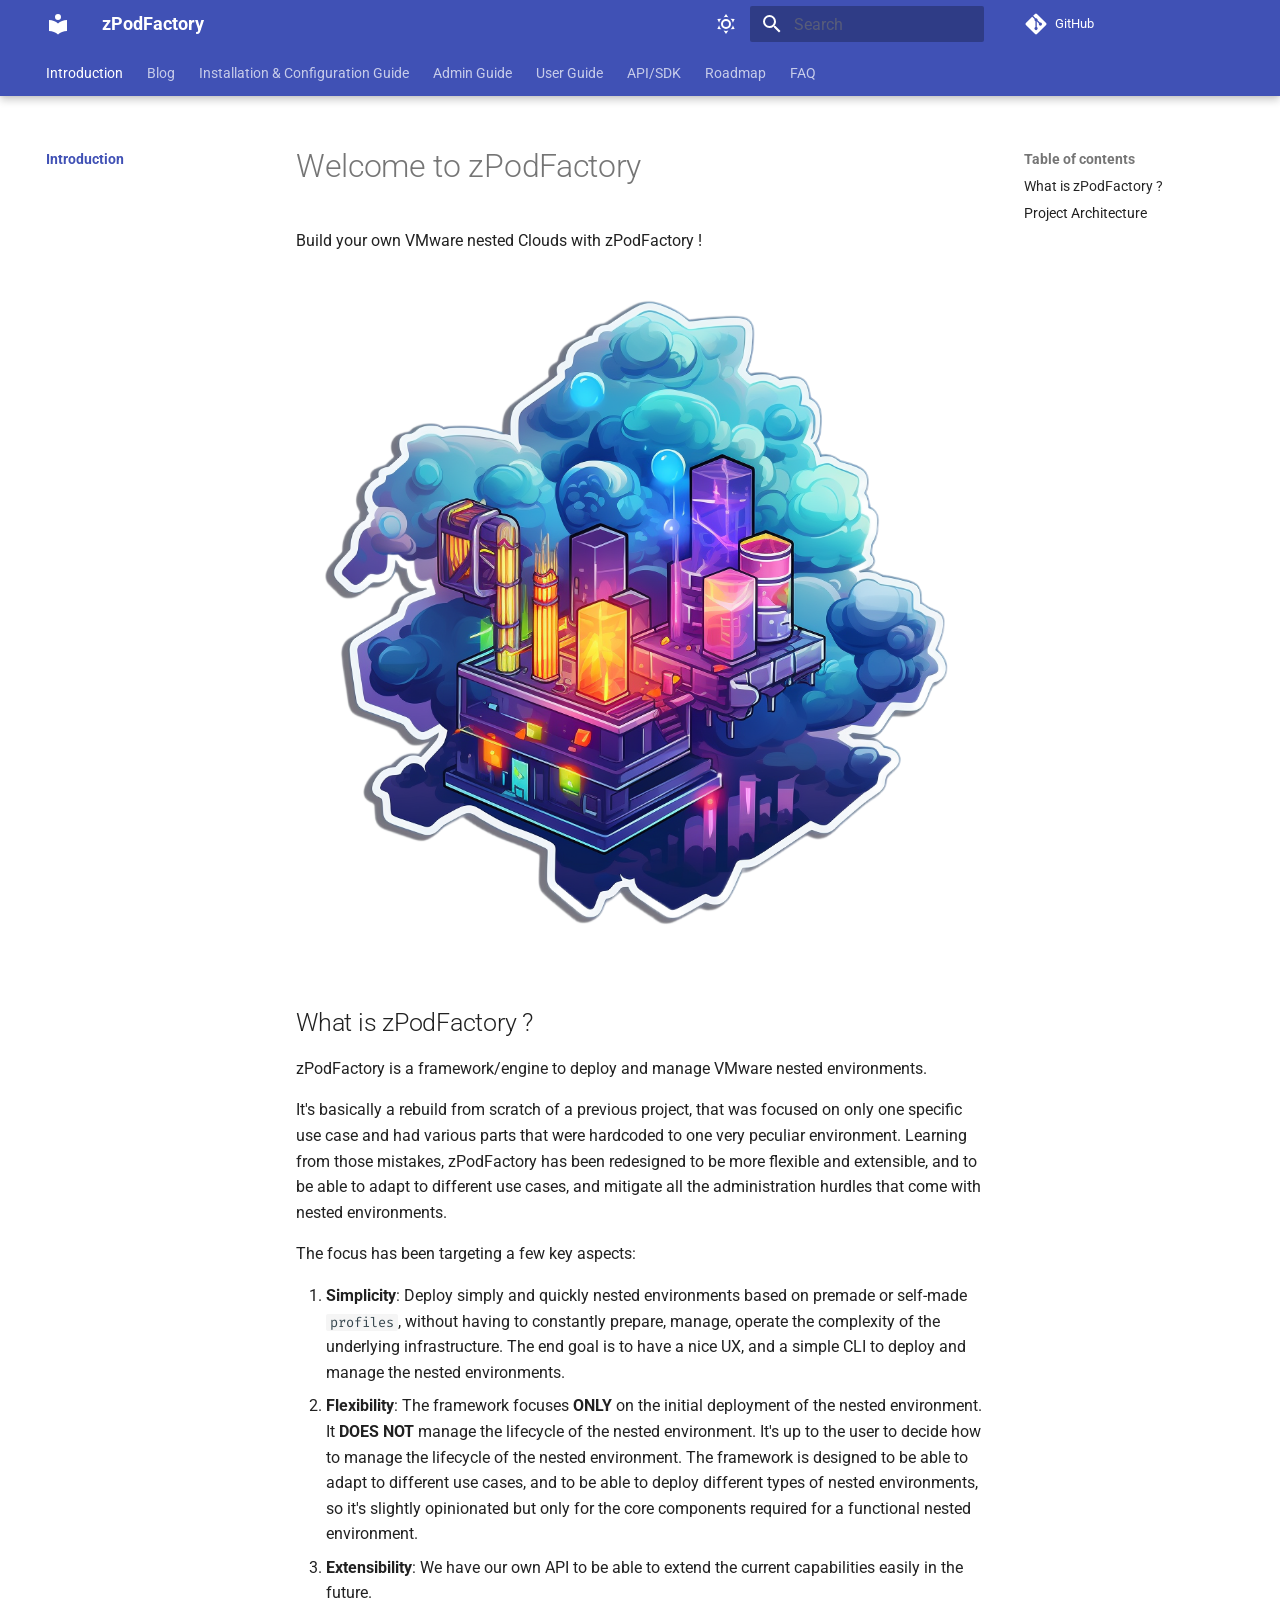
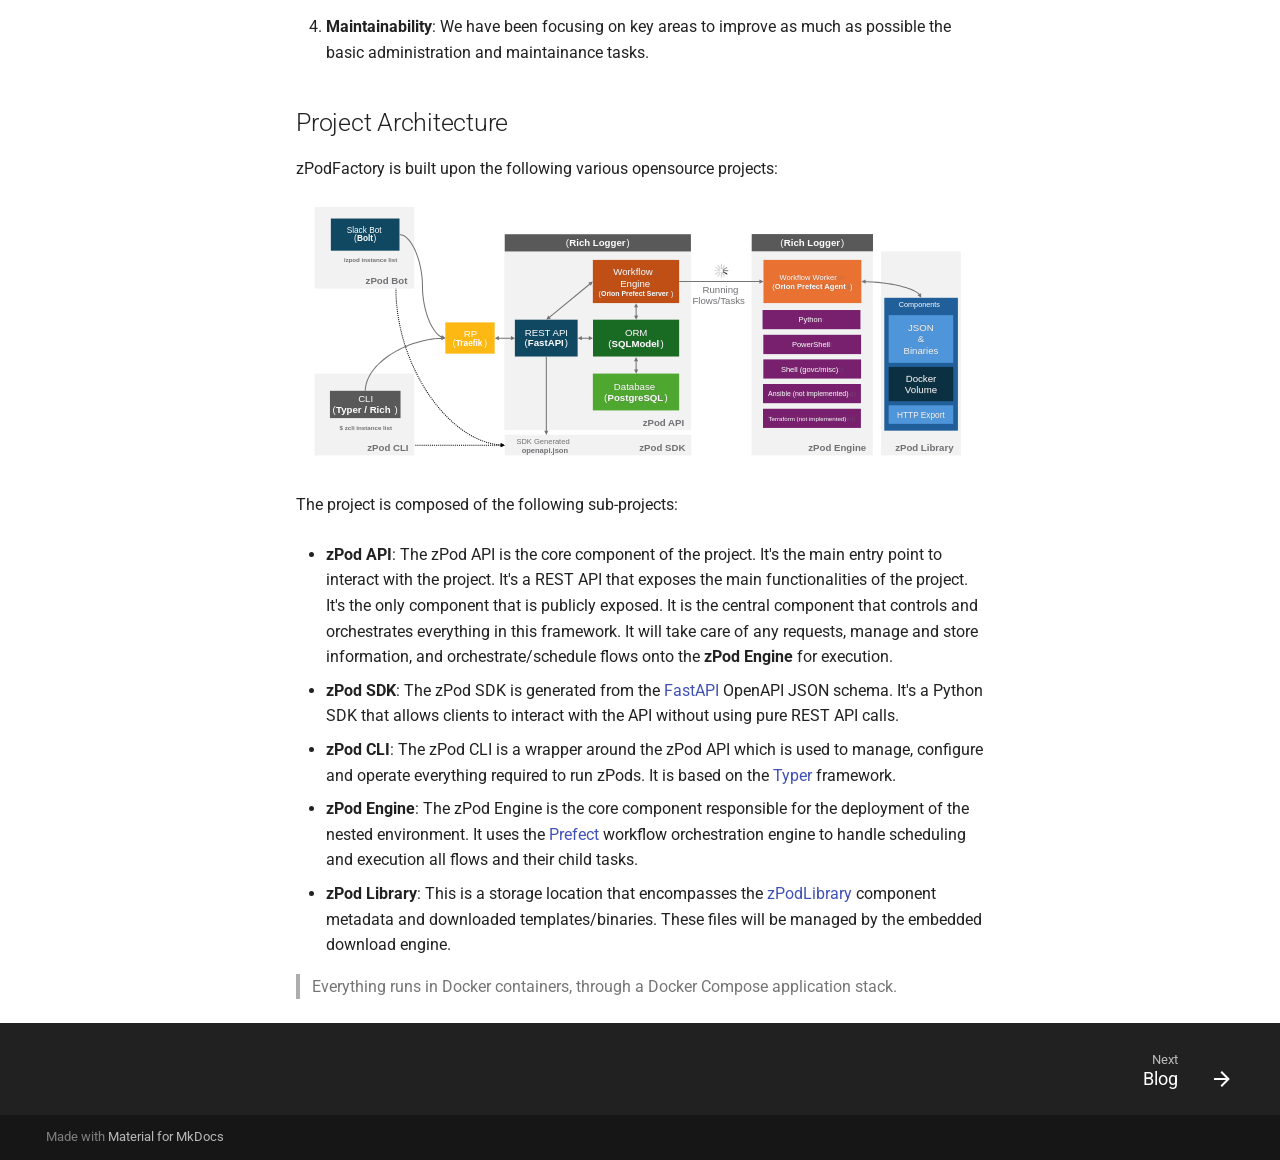
<file: index.html>
<!doctype html>
<html lang="en" class="no-js">
  <head>
    
      <meta charset="utf-8">
      <meta name="viewport" content="width=device-width,initial-scale=1">
      
      
      
      
      
        <link rel="next" href="blog/">
      
      
      <link rel="icon" href="assets/images/favicon.png">
      <meta name="generator" content="mkdocs-1.6.1, mkdocs-material-9.6.14">
    
    
      
        <title>Welcome to zPodFactory - zPodFactory</title>
      
    
    
      <link rel="stylesheet" href="assets/stylesheets/main.342714a4.min.css">
      
        
        <link rel="stylesheet" href="assets/stylesheets/palette.06af60db.min.css">
      
      


    
    
      
    
    
      
        
        
        <link rel="preconnect" href="https://fonts.gstatic.com" crossorigin>
        <link rel="stylesheet" href="https://fonts.googleapis.com/css?family=Roboto:300,300i,400,400i,700,700i%7CFira+Code:400,400i,700,700i&display=fallback">
        <style>:root{--md-text-font:"Roboto";--md-code-font:"Fira Code"}</style>
      
    
    
    <script>__md_scope=new URL(".",location),__md_hash=e=>[...e].reduce(((e,_)=>(e<<5)-e+_.charCodeAt(0)),0),__md_get=(e,_=localStorage,t=__md_scope)=>JSON.parse(_.getItem(t.pathname+"."+e)),__md_set=(e,_,t=localStorage,a=__md_scope)=>{try{t.setItem(a.pathname+"."+e,JSON.stringify(_))}catch(e){}}</script>
    
      

    
    
    
   <link href="assets/stylesheets/glightbox.min.css" rel="stylesheet"/><style>
    html.glightbox-open { overflow: initial; height: 100%; }
    .gslide-title { margin-top: 0px; user-select: text; }
    .gslide-desc { color: #666; user-select: text; }
    .gslide-image img { background: white; }
    .gscrollbar-fixer { padding-right: 15px; }
    .gdesc-inner { font-size: 0.75rem; }
    body[data-md-color-scheme="slate"] .gdesc-inner { background: var(--md-default-bg-color);}
    body[data-md-color-scheme="slate"] .gslide-title { color: var(--md-default-fg-color);}
    body[data-md-color-scheme="slate"] .gslide-desc { color: var(--md-default-fg-color);}</style> <script src="assets/javascripts/glightbox.min.js"></script></head>
  
  
    
    
      
    
    
    
    
    <body dir="ltr" data-md-color-scheme="default" data-md-color-primary="indigo" data-md-color-accent="indigo">
  
    
    <input class="md-toggle" data-md-toggle="drawer" type="checkbox" id="__drawer" autocomplete="off">
    <input class="md-toggle" data-md-toggle="search" type="checkbox" id="__search" autocomplete="off">
    <label class="md-overlay" for="__drawer"></label>
    <div data-md-component="skip">
      
        
        <a href="#welcome-to-zpodfactory" class="md-skip">
          Skip to content
        </a>
      
    </div>
    <div data-md-component="announce">
      
    </div>
    
    
      

  

<header class="md-header md-header--shadow md-header--lifted" data-md-component="header">
  <nav class="md-header__inner md-grid" aria-label="Header">
    <a href="." title="zPodFactory" class="md-header__button md-logo" aria-label="zPodFactory" data-md-component="logo">
      
  
  <svg xmlns="http://www.w3.org/2000/svg" viewBox="0 0 24 24"><path d="M12 8a3 3 0 0 0 3-3 3 3 0 0 0-3-3 3 3 0 0 0-3 3 3 3 0 0 0 3 3m0 3.54C9.64 9.35 6.5 8 3 8v11c3.5 0 6.64 1.35 9 3.54 2.36-2.19 5.5-3.54 9-3.54V8c-3.5 0-6.64 1.35-9 3.54"/></svg>

    </a>
    <label class="md-header__button md-icon" for="__drawer">
      
      <svg xmlns="http://www.w3.org/2000/svg" viewBox="0 0 24 24"><path d="M3 6h18v2H3zm0 5h18v2H3zm0 5h18v2H3z"/></svg>
    </label>
    <div class="md-header__title" data-md-component="header-title">
      <div class="md-header__ellipsis">
        <div class="md-header__topic">
          <span class="md-ellipsis">
            zPodFactory
          </span>
        </div>
        <div class="md-header__topic" data-md-component="header-topic">
          <span class="md-ellipsis">
            
              Welcome to zPodFactory
            
          </span>
        </div>
      </div>
    </div>
    
      
        <form class="md-header__option" data-md-component="palette">
  
    
    
    
    <input class="md-option" data-md-color-media="(prefers-color-scheme: light)" data-md-color-scheme="default" data-md-color-primary="indigo" data-md-color-accent="indigo"  aria-label="Switch to dark mode"  type="radio" name="__palette" id="__palette_0">
    
      <label class="md-header__button md-icon" title="Switch to dark mode" for="__palette_1" hidden>
        <svg xmlns="http://www.w3.org/2000/svg" viewBox="0 0 24 24"><path d="M12 7a5 5 0 0 1 5 5 5 5 0 0 1-5 5 5 5 0 0 1-5-5 5 5 0 0 1 5-5m0 2a3 3 0 0 0-3 3 3 3 0 0 0 3 3 3 3 0 0 0 3-3 3 3 0 0 0-3-3m0-7 2.39 3.42C13.65 5.15 12.84 5 12 5s-1.65.15-2.39.42zM3.34 7l4.16-.35A7.2 7.2 0 0 0 5.94 8.5c-.44.74-.69 1.5-.83 2.29zm.02 10 1.76-3.77a7.131 7.131 0 0 0 2.38 4.14zM20.65 7l-1.77 3.79a7.02 7.02 0 0 0-2.38-4.15zm-.01 10-4.14.36c.59-.51 1.12-1.14 1.54-1.86.42-.73.69-1.5.83-2.29zM12 22l-2.41-3.44c.74.27 1.55.44 2.41.44.82 0 1.63-.17 2.37-.44z"/></svg>
      </label>
    
  
    
    
    
    <input class="md-option" data-md-color-media="(prefers-color-scheme: dark)" data-md-color-scheme="slate" data-md-color-primary="indigo" data-md-color-accent="indigo"  aria-label="Switch to light mode"  type="radio" name="__palette" id="__palette_1">
    
      <label class="md-header__button md-icon" title="Switch to light mode" for="__palette_0" hidden>
        <svg xmlns="http://www.w3.org/2000/svg" viewBox="0 0 24 24"><path d="m17.75 4.09-2.53 1.94.91 3.06-2.63-1.81-2.63 1.81.91-3.06-2.53-1.94L12.44 4l1.06-3 1.06 3zm3.5 6.91-1.64 1.25.59 1.98-1.7-1.17-1.7 1.17.59-1.98L15.75 11l2.06-.05L18.5 9l.69 1.95zm-2.28 4.95c.83-.08 1.72 1.1 1.19 1.85-.32.45-.66.87-1.08 1.27C15.17 23 8.84 23 4.94 19.07c-3.91-3.9-3.91-10.24 0-14.14.4-.4.82-.76 1.27-1.08.75-.53 1.93.36 1.85 1.19-.27 2.86.69 5.83 2.89 8.02a9.96 9.96 0 0 0 8.02 2.89m-1.64 2.02a12.08 12.08 0 0 1-7.8-3.47c-2.17-2.19-3.33-5-3.49-7.82-2.81 3.14-2.7 7.96.31 10.98 3.02 3.01 7.84 3.12 10.98.31"/></svg>
      </label>
    
  
</form>
      
    
    
      <script>var palette=__md_get("__palette");if(palette&&palette.color){if("(prefers-color-scheme)"===palette.color.media){var media=matchMedia("(prefers-color-scheme: light)"),input=document.querySelector(media.matches?"[data-md-color-media='(prefers-color-scheme: light)']":"[data-md-color-media='(prefers-color-scheme: dark)']");palette.color.media=input.getAttribute("data-md-color-media"),palette.color.scheme=input.getAttribute("data-md-color-scheme"),palette.color.primary=input.getAttribute("data-md-color-primary"),palette.color.accent=input.getAttribute("data-md-color-accent")}for(var[key,value]of Object.entries(palette.color))document.body.setAttribute("data-md-color-"+key,value)}</script>
    
    
    
      
      
        <label class="md-header__button md-icon" for="__search">
          
          <svg xmlns="http://www.w3.org/2000/svg" viewBox="0 0 24 24"><path d="M9.5 3A6.5 6.5 0 0 1 16 9.5c0 1.61-.59 3.09-1.56 4.23l.27.27h.79l5 5-1.5 1.5-5-5v-.79l-.27-.27A6.52 6.52 0 0 1 9.5 16 6.5 6.5 0 0 1 3 9.5 6.5 6.5 0 0 1 9.5 3m0 2C7 5 5 7 5 9.5S7 14 9.5 14 14 12 14 9.5 12 5 9.5 5"/></svg>
        </label>
        <div class="md-search" data-md-component="search" role="dialog">
  <label class="md-search__overlay" for="__search"></label>
  <div class="md-search__inner" role="search">
    <form class="md-search__form" name="search">
      <input type="text" class="md-search__input" name="query" aria-label="Search" placeholder="Search" autocapitalize="off" autocorrect="off" autocomplete="off" spellcheck="false" data-md-component="search-query" required>
      <label class="md-search__icon md-icon" for="__search">
        
        <svg xmlns="http://www.w3.org/2000/svg" viewBox="0 0 24 24"><path d="M9.5 3A6.5 6.5 0 0 1 16 9.5c0 1.61-.59 3.09-1.56 4.23l.27.27h.79l5 5-1.5 1.5-5-5v-.79l-.27-.27A6.52 6.52 0 0 1 9.5 16 6.5 6.5 0 0 1 3 9.5 6.5 6.5 0 0 1 9.5 3m0 2C7 5 5 7 5 9.5S7 14 9.5 14 14 12 14 9.5 12 5 9.5 5"/></svg>
        
        <svg xmlns="http://www.w3.org/2000/svg" viewBox="0 0 24 24"><path d="M20 11v2H8l5.5 5.5-1.42 1.42L4.16 12l7.92-7.92L13.5 5.5 8 11z"/></svg>
      </label>
      <nav class="md-search__options" aria-label="Search">
        
        <button type="reset" class="md-search__icon md-icon" title="Clear" aria-label="Clear" tabindex="-1">
          
          <svg xmlns="http://www.w3.org/2000/svg" viewBox="0 0 24 24"><path d="M19 6.41 17.59 5 12 10.59 6.41 5 5 6.41 10.59 12 5 17.59 6.41 19 12 13.41 17.59 19 19 17.59 13.41 12z"/></svg>
        </button>
      </nav>
      
    </form>
    <div class="md-search__output">
      <div class="md-search__scrollwrap" tabindex="0" data-md-scrollfix>
        <div class="md-search-result" data-md-component="search-result">
          <div class="md-search-result__meta">
            Initializing search
          </div>
          <ol class="md-search-result__list" role="presentation"></ol>
        </div>
      </div>
    </div>
  </div>
</div>
      
    
    
      <div class="md-header__source">
        <a href="https://github.com/zpodfactory" title="Go to repository" class="md-source" data-md-component="source">
  <div class="md-source__icon md-icon">
    
    <svg xmlns="http://www.w3.org/2000/svg" viewBox="0 0 448 512"><!--! Font Awesome Free 6.7.2 by @fontawesome - https://fontawesome.com License - https://fontawesome.com/license/free (Icons: CC BY 4.0, Fonts: SIL OFL 1.1, Code: MIT License) Copyright 2024 Fonticons, Inc.--><path d="M439.55 236.05 244 40.45a28.87 28.87 0 0 0-40.81 0l-40.66 40.63 51.52 51.52c27.06-9.14 52.68 16.77 43.39 43.68l49.66 49.66c34.23-11.8 61.18 31 35.47 56.69-26.49 26.49-70.21-2.87-56-37.34L240.22 199v121.85c25.3 12.54 22.26 41.85 9.08 55a34.34 34.34 0 0 1-48.55 0c-17.57-17.6-11.07-46.91 11.25-56v-123c-20.8-8.51-24.6-30.74-18.64-45L142.57 101 8.45 235.14a28.86 28.86 0 0 0 0 40.81l195.61 195.6a28.86 28.86 0 0 0 40.8 0l194.69-194.69a28.86 28.86 0 0 0 0-40.81"/></svg>
  </div>
  <div class="md-source__repository">
    GitHub
  </div>
</a>
      </div>
    
  </nav>
  
    
      
<nav class="md-tabs" aria-label="Tabs" data-md-component="tabs">
  <div class="md-grid">
    <ul class="md-tabs__list">
      
        
  
  
  
    
  
  
    
    
      <li class="md-tabs__item md-tabs__item--active">
        <a href="." class="md-tabs__link">
          
  
  
    
  
  Introduction

        </a>
      </li>
    
  

      
        
  
  
  
  
    
    
      <li class="md-tabs__item">
        <a href="blog/" class="md-tabs__link">
          
  
  
    
  
  Blog

        </a>
      </li>
    
  

      
        
  
  
  
  
    
    
      <li class="md-tabs__item">
        <a href="guide/install/" class="md-tabs__link">
          
  
  
    
  
  Installation & Configuration Guide

        </a>
      </li>
    
  

      
        
  
  
  
  
    
    
      <li class="md-tabs__item">
        <a href="guide/admin/" class="md-tabs__link">
          
  
  
    
  
  Admin Guide

        </a>
      </li>
    
  

      
        
  
  
  
  
    
    
      <li class="md-tabs__item">
        <a href="guide/user/" class="md-tabs__link">
          
  
  
    
  
  User Guide

        </a>
      </li>
    
  

      
        
  
  
  
  
    
    
      <li class="md-tabs__item">
        <a href="api/" class="md-tabs__link">
          
  
  
    
  
  API/SDK

        </a>
      </li>
    
  

      
        
  
  
  
  
    <li class="md-tabs__item">
      <a href="roadmap/roadmap/" class="md-tabs__link">
        
  
  
    
  
  Roadmap

      </a>
    </li>
  

      
        
  
  
  
  
    <li class="md-tabs__item">
      <a href="faq/faq/" class="md-tabs__link">
        
  
  
    
  
  FAQ

      </a>
    </li>
  

      
    </ul>
  </div>
</nav>
    
  
</header>
    
    <div class="md-container" data-md-component="container">
      
      
        
      
      <main class="md-main" data-md-component="main">
        <div class="md-main__inner md-grid">
          
            
              
              <div class="md-sidebar md-sidebar--primary" data-md-component="sidebar" data-md-type="navigation" >
                <div class="md-sidebar__scrollwrap">
                  <div class="md-sidebar__inner">
                    


  


<nav class="md-nav md-nav--primary md-nav--lifted" aria-label="Navigation" data-md-level="0">
  <label class="md-nav__title" for="__drawer">
    <a href="." title="zPodFactory" class="md-nav__button md-logo" aria-label="zPodFactory" data-md-component="logo">
      
  
  <svg xmlns="http://www.w3.org/2000/svg" viewBox="0 0 24 24"><path d="M12 8a3 3 0 0 0 3-3 3 3 0 0 0-3-3 3 3 0 0 0-3 3 3 3 0 0 0 3 3m0 3.54C9.64 9.35 6.5 8 3 8v11c3.5 0 6.64 1.35 9 3.54 2.36-2.19 5.5-3.54 9-3.54V8c-3.5 0-6.64 1.35-9 3.54"/></svg>

    </a>
    zPodFactory
  </label>
  
    <div class="md-nav__source">
      <a href="https://github.com/zpodfactory" title="Go to repository" class="md-source" data-md-component="source">
  <div class="md-source__icon md-icon">
    
    <svg xmlns="http://www.w3.org/2000/svg" viewBox="0 0 448 512"><!--! Font Awesome Free 6.7.2 by @fontawesome - https://fontawesome.com License - https://fontawesome.com/license/free (Icons: CC BY 4.0, Fonts: SIL OFL 1.1, Code: MIT License) Copyright 2024 Fonticons, Inc.--><path d="M439.55 236.05 244 40.45a28.87 28.87 0 0 0-40.81 0l-40.66 40.63 51.52 51.52c27.06-9.14 52.68 16.77 43.39 43.68l49.66 49.66c34.23-11.8 61.18 31 35.47 56.69-26.49 26.49-70.21-2.87-56-37.34L240.22 199v121.85c25.3 12.54 22.26 41.85 9.08 55a34.34 34.34 0 0 1-48.55 0c-17.57-17.6-11.07-46.91 11.25-56v-123c-20.8-8.51-24.6-30.74-18.64-45L142.57 101 8.45 235.14a28.86 28.86 0 0 0 0 40.81l195.61 195.6a28.86 28.86 0 0 0 40.8 0l194.69-194.69a28.86 28.86 0 0 0 0-40.81"/></svg>
  </div>
  <div class="md-source__repository">
    GitHub
  </div>
</a>
    </div>
  
  <ul class="md-nav__list" data-md-scrollfix>
    
      
      
  
  
    
  
  
  
    
    
      
        
          
        
      
    
    
    
      
        
        
      
      
    
    
    <li class="md-nav__item md-nav__item--active md-nav__item--section md-nav__item--nested">
      
        
        
        <input class="md-nav__toggle md-toggle " type="checkbox" id="__nav_1" checked>
        
          
          <div class="md-nav__link md-nav__container">
            <a href="." class="md-nav__link md-nav__link--active">
              
  
  
  <span class="md-ellipsis">
    Introduction
    
  </span>
  

            </a>
            
          </div>
        
        <nav class="md-nav" data-md-level="1" aria-labelledby="__nav_1_label" aria-expanded="true">
          <label class="md-nav__title" for="__nav_1">
            <span class="md-nav__icon md-icon"></span>
            Introduction
          </label>
          <ul class="md-nav__list" data-md-scrollfix>
            
              
            
          </ul>
        </nav>
      
    </li>
  

    
      
      
  
  
  
  
    
    
      
        
          
        
      
    
    
    
      
      
    
    
    <li class="md-nav__item md-nav__item--nested">
      
        
        
        <input class="md-nav__toggle md-toggle " type="checkbox" id="__nav_2" >
        
          
          <div class="md-nav__link md-nav__container">
            <a href="blog/" class="md-nav__link ">
              
  
  
  <span class="md-ellipsis">
    Blog
    
  </span>
  

            </a>
            
          </div>
        
        <nav class="md-nav" data-md-level="1" aria-labelledby="__nav_2_label" aria-expanded="false">
          <label class="md-nav__title" for="__nav_2">
            <span class="md-nav__icon md-icon"></span>
            Blog
          </label>
          <ul class="md-nav__list" data-md-scrollfix>
            
              
            
          </ul>
        </nav>
      
    </li>
  

    
      
      
  
  
  
  
    
    
      
        
          
        
      
    
    
    
      
      
    
    
    <li class="md-nav__item md-nav__item--nested">
      
        
        
        <input class="md-nav__toggle md-toggle " type="checkbox" id="__nav_3" >
        
          
          <div class="md-nav__link md-nav__container">
            <a href="guide/install/" class="md-nav__link ">
              
  
  
  <span class="md-ellipsis">
    Installation & Configuration Guide
    
  </span>
  

            </a>
            
          </div>
        
        <nav class="md-nav" data-md-level="1" aria-labelledby="__nav_3_label" aria-expanded="false">
          <label class="md-nav__title" for="__nav_3">
            <span class="md-nav__icon md-icon"></span>
            Installation & Configuration Guide
          </label>
          <ul class="md-nav__list" data-md-scrollfix>
            
              
            
          </ul>
        </nav>
      
    </li>
  

    
      
      
  
  
  
  
    
    
      
        
          
        
      
    
    
    
      
      
    
    
    <li class="md-nav__item md-nav__item--nested">
      
        
        
        <input class="md-nav__toggle md-toggle " type="checkbox" id="__nav_4" >
        
          
          <div class="md-nav__link md-nav__container">
            <a href="guide/admin/" class="md-nav__link ">
              
  
  
  <span class="md-ellipsis">
    Admin Guide
    
  </span>
  

            </a>
            
          </div>
        
        <nav class="md-nav" data-md-level="1" aria-labelledby="__nav_4_label" aria-expanded="false">
          <label class="md-nav__title" for="__nav_4">
            <span class="md-nav__icon md-icon"></span>
            Admin Guide
          </label>
          <ul class="md-nav__list" data-md-scrollfix>
            
              
            
          </ul>
        </nav>
      
    </li>
  

    
      
      
  
  
  
  
    
    
      
        
          
        
      
    
    
    
      
      
    
    
    <li class="md-nav__item md-nav__item--nested">
      
        
        
        <input class="md-nav__toggle md-toggle " type="checkbox" id="__nav_5" >
        
          
          <div class="md-nav__link md-nav__container">
            <a href="guide/user/" class="md-nav__link ">
              
  
  
  <span class="md-ellipsis">
    User Guide
    
  </span>
  

            </a>
            
          </div>
        
        <nav class="md-nav" data-md-level="1" aria-labelledby="__nav_5_label" aria-expanded="false">
          <label class="md-nav__title" for="__nav_5">
            <span class="md-nav__icon md-icon"></span>
            User Guide
          </label>
          <ul class="md-nav__list" data-md-scrollfix>
            
              
            
          </ul>
        </nav>
      
    </li>
  

    
      
      
  
  
  
  
    
    
      
        
          
        
      
    
    
    
      
      
    
    
    <li class="md-nav__item md-nav__item--nested">
      
        
        
        <input class="md-nav__toggle md-toggle " type="checkbox" id="__nav_6" >
        
          
          <div class="md-nav__link md-nav__container">
            <a href="api/" class="md-nav__link ">
              
  
  
  <span class="md-ellipsis">
    API/SDK
    
  </span>
  

            </a>
            
          </div>
        
        <nav class="md-nav" data-md-level="1" aria-labelledby="__nav_6_label" aria-expanded="false">
          <label class="md-nav__title" for="__nav_6">
            <span class="md-nav__icon md-icon"></span>
            API/SDK
          </label>
          <ul class="md-nav__list" data-md-scrollfix>
            
              
            
          </ul>
        </nav>
      
    </li>
  

    
      
      
  
  
  
  
    <li class="md-nav__item">
      <a href="roadmap/roadmap/" class="md-nav__link">
        
  
  
  <span class="md-ellipsis">
    Roadmap
    
  </span>
  

      </a>
    </li>
  

    
      
      
  
  
  
  
    <li class="md-nav__item">
      <a href="faq/faq/" class="md-nav__link">
        
  
  
  <span class="md-ellipsis">
    FAQ
    
  </span>
  

      </a>
    </li>
  

    
  </ul>
</nav>
                  </div>
                </div>
              </div>
            
            
              
              <div class="md-sidebar md-sidebar--secondary" data-md-component="sidebar" data-md-type="toc" >
                <div class="md-sidebar__scrollwrap">
                  <div class="md-sidebar__inner">
                    

<nav class="md-nav md-nav--secondary" aria-label="Table of contents">
  
  
  
    
  
  
    <label class="md-nav__title" for="__toc">
      <span class="md-nav__icon md-icon"></span>
      Table of contents
    </label>
    <ul class="md-nav__list" data-md-component="toc" data-md-scrollfix>
      
        <li class="md-nav__item">
  <a href="#what-is-zpodfactory" class="md-nav__link">
    <span class="md-ellipsis">
      What is zPodFactory ?
    </span>
  </a>
  
</li>
      
        <li class="md-nav__item">
  <a href="#project-architecture" class="md-nav__link">
    <span class="md-ellipsis">
      Project Architecture
    </span>
  </a>
  
</li>
      
    </ul>
  
</nav>
                  </div>
                </div>
              </div>
            
          
          
            <div class="md-content" data-md-component="content">
              <article class="md-content__inner md-typeset">
                
                  


  
  


<h1 id="welcome-to-zpodfactory">Welcome to zPodFactory</h1>
<p>Build your own VMware nested Clouds with zPodFactory !</p>
<p><a class="glightbox" href="img/zPodFactory-logo-tr.png" data-type="image" data-width="auto" data-height="auto" data-desc-position="bottom"><img alt="img" src="img/zPodFactory-logo-tr.png" /></a></p>
<h2 id="what-is-zpodfactory">What is zPodFactory ?</h2>
<p>zPodFactory is a framework/engine to deploy and manage VMware nested environments.</p>
<p>It's basically a rebuild from scratch of a previous project, that was focused on only one specific use case and had various parts that were hardcoded to one very peculiar environment.
Learning from those mistakes, zPodFactory has been redesigned to be more flexible and extensible, and to be able to adapt to different use cases, and mitigate all the administration hurdles that come with nested environments.</p>
<p>The focus has been targeting a few key aspects:</p>
<ol>
<li><strong>Simplicity</strong>: Deploy simply and quickly nested environments based on premade or self-made <code>profiles</code>, without having to constantly prepare, manage, operate the complexity of the underlying infrastructure. The end goal is to have a nice UX, and a simple CLI to deploy and manage the nested environments.</li>
<li><strong>Flexibility</strong>: The framework focuses <strong>ONLY</strong> on the initial deployment of the nested environment. It <strong>DOES NOT</strong> manage the lifecycle of the nested environment. It's up to the user to decide how to manage the lifecycle of the nested environment. The framework is designed to be able to adapt to different use cases, and to be able to deploy different types of nested environments, so it's slightly opinionated but only for the core components required for a functional nested environment.</li>
<li><strong>Extensibility</strong>: We have our own API to be able to extend the current capabilities easily in the future.</li>
<li><strong>Maintainability</strong>: We have been focusing on key areas to improve as much as possible the basic administration and maintainance tasks.</li>
</ol>
<h2 id="project-architecture">Project Architecture</h2>
<p>zPodFactory is built upon the following various opensource projects:</p>
<p><a class="glightbox" href="img/zPodFactory-architecture.svg" data-type="image" data-width="auto" data-height="auto" data-desc-position="bottom"><img alt="img" src="img/zPodFactory-architecture.svg" /></a></p>
<p>The project is composed of the following sub-projects:</p>
<ul>
<li>
<p><strong>zPod API</strong>: The zPod API is the core component of the project. It's the main entry point to interact with the project. It's a REST API that exposes the main functionalities of the project. It's the only component that is publicly exposed. It is the central component that controls and orchestrates everything in this framework. It will take care of any requests, manage and store information, and orchestrate/schedule flows onto the <strong>zPod Engine</strong> for execution.</p>
</li>
<li>
<p><strong>zPod SDK</strong>: The zPod SDK is generated from the <a href="https://fastapi.tiangolo.com/">FastAPI</a> OpenAPI JSON schema. It's a Python SDK that allows clients to interact with the API without using pure REST API calls.</p>
</li>
<li><strong>zPod CLI</strong>: The zPod CLI is a wrapper around the zPod API which is used to manage, configure and operate everything required to run zPods. It is based on the <a href="https://typer.tiangolo.com/">Typer</a> framework.</li>
<li><strong>zPod Engine</strong>: The zPod Engine is the core component responsible for the deployment of the nested environment. It uses the <a href="https://orion-docs.prefect.io/latest/">Prefect</a> workflow orchestration engine to handle scheduling and execution all flows and their child tasks.</li>
<li><strong>zPod Library</strong>: This is a storage location that encompasses the <a href="https://github.com/zPodFactory/zPodLibrary">zPodLibrary</a> component metadata and downloaded templates/binaries.  These files will be managed by the embedded download engine.</li>
</ul>
<blockquote>
<p>Everything runs in Docker containers, through a Docker Compose application stack.</p>
</blockquote>












                
              </article>
            </div>
          
          
<script>var target=document.getElementById(location.hash.slice(1));target&&target.name&&(target.checked=target.name.startsWith("__tabbed_"))</script>
        </div>
        
      </main>
      
        <footer class="md-footer">
  
    
      
      <nav class="md-footer__inner md-grid" aria-label="Footer" >
        
        
          
          <a href="blog/" class="md-footer__link md-footer__link--next" aria-label="Next: Blog">
            <div class="md-footer__title">
              <span class="md-footer__direction">
                Next
              </span>
              <div class="md-ellipsis">
                Blog
              </div>
            </div>
            <div class="md-footer__button md-icon">
              
              <svg xmlns="http://www.w3.org/2000/svg" viewBox="0 0 24 24"><path d="M4 11v2h12l-5.5 5.5 1.42 1.42L19.84 12l-7.92-7.92L10.5 5.5 16 11z"/></svg>
            </div>
          </a>
        
      </nav>
    
  
  <div class="md-footer-meta md-typeset">
    <div class="md-footer-meta__inner md-grid">
      <div class="md-copyright">
  
  
    Made with
    <a href="https://squidfunk.github.io/mkdocs-material/" target="_blank" rel="noopener">
      Material for MkDocs
    </a>
  
</div>
      
    </div>
  </div>
</footer>
      
    </div>
    <div class="md-dialog" data-md-component="dialog">
      <div class="md-dialog__inner md-typeset"></div>
    </div>
    
    
    
      
      <script id="__config" type="application/json">{"base": ".", "features": ["navigation.tabs", "navigation.indexes", "navigation.tabs.sticky", "navigation.footer", "content.code.annotate", "content.code.copy"], "search": "assets/javascripts/workers/search.d50fe291.min.js", "tags": null, "translations": {"clipboard.copied": "Copied to clipboard", "clipboard.copy": "Copy to clipboard", "search.result.more.one": "1 more on this page", "search.result.more.other": "# more on this page", "search.result.none": "No matching documents", "search.result.one": "1 matching document", "search.result.other": "# matching documents", "search.result.placeholder": "Type to start searching", "search.result.term.missing": "Missing", "select.version": "Select version"}, "version": null}</script>
    
    
      <script src="assets/javascripts/bundle.13a4f30d.min.js"></script>
      
    
  <script id="init-glightbox">const lightbox = GLightbox({"touchNavigation": true, "loop": false, "zoomable": true, "draggable": true, "openEffect": "zoom", "closeEffect": "zoom", "slideEffect": "slide"});
document$.subscribe(() => { lightbox.reload() });
</script></body>
</html>
</file>
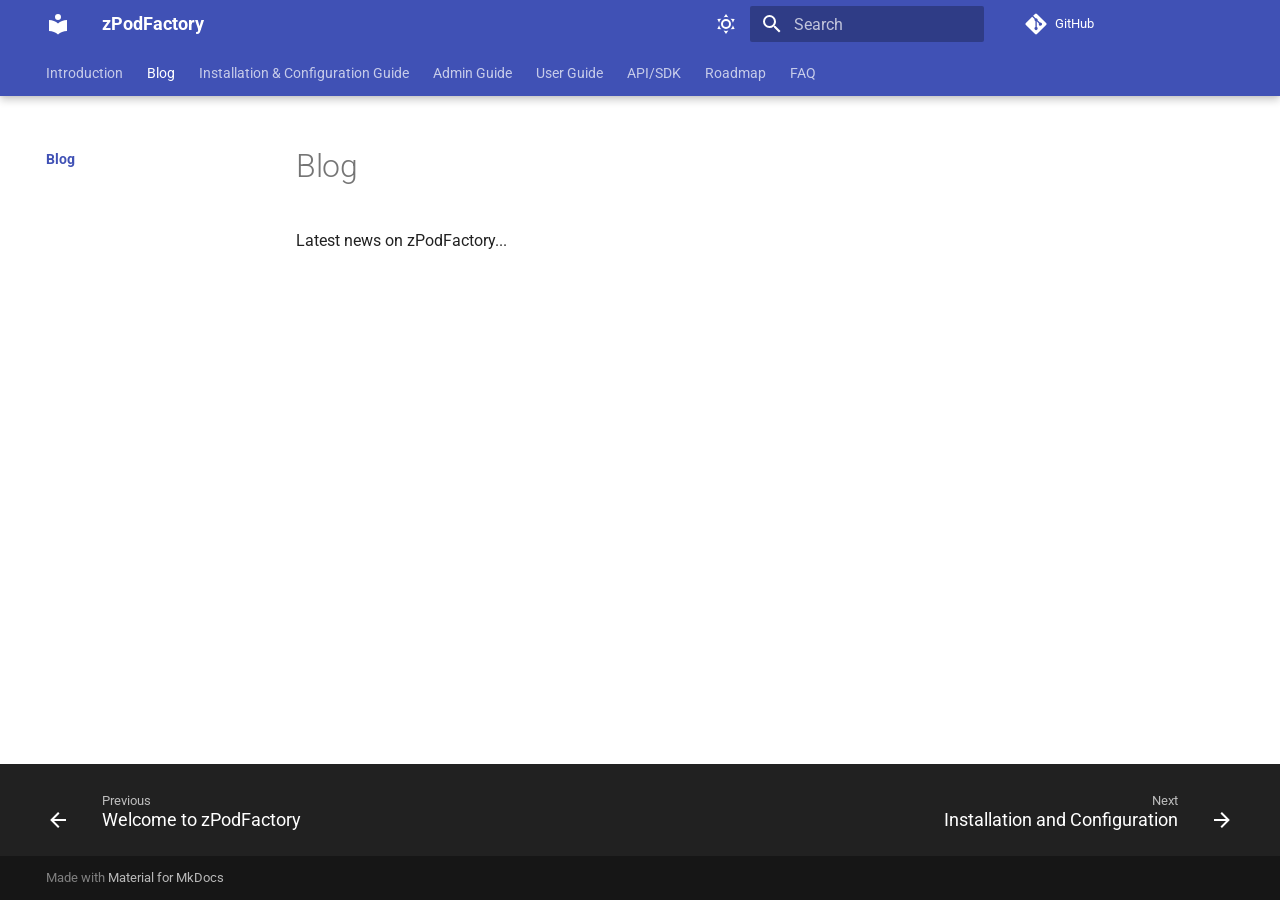
<file: blog/index.html>
<!doctype html>
<html lang="en" class="no-js">
  <head>
    
      <meta charset="utf-8">
      <meta name="viewport" content="width=device-width,initial-scale=1">
      
      
      
      
        <link rel="prev" href="..">
      
      
        <link rel="next" href="../guide/install/">
      
      
      <link rel="icon" href="../assets/images/favicon.png">
      <meta name="generator" content="mkdocs-1.6.1, mkdocs-material-9.6.14">
    
    
      
        <title>Blog - zPodFactory</title>
      
    
    
      <link rel="stylesheet" href="../assets/stylesheets/main.342714a4.min.css">
      
        
        <link rel="stylesheet" href="../assets/stylesheets/palette.06af60db.min.css">
      
      


    
    
      
    
    
      
        
        
        <link rel="preconnect" href="https://fonts.gstatic.com" crossorigin>
        <link rel="stylesheet" href="https://fonts.googleapis.com/css?family=Roboto:300,300i,400,400i,700,700i%7CFira+Code:400,400i,700,700i&display=fallback">
        <style>:root{--md-text-font:"Roboto";--md-code-font:"Fira Code"}</style>
      
    
    
    <script>__md_scope=new URL("..",location),__md_hash=e=>[...e].reduce(((e,_)=>(e<<5)-e+_.charCodeAt(0)),0),__md_get=(e,_=localStorage,t=__md_scope)=>JSON.parse(_.getItem(t.pathname+"."+e)),__md_set=(e,_,t=localStorage,a=__md_scope)=>{try{t.setItem(a.pathname+"."+e,JSON.stringify(_))}catch(e){}}</script>
    
      

    
    
    
   <link href="../assets/stylesheets/glightbox.min.css" rel="stylesheet"/><style>
    html.glightbox-open { overflow: initial; height: 100%; }
    .gslide-title { margin-top: 0px; user-select: text; }
    .gslide-desc { color: #666; user-select: text; }
    .gslide-image img { background: white; }
    .gscrollbar-fixer { padding-right: 15px; }
    .gdesc-inner { font-size: 0.75rem; }
    body[data-md-color-scheme="slate"] .gdesc-inner { background: var(--md-default-bg-color);}
    body[data-md-color-scheme="slate"] .gslide-title { color: var(--md-default-fg-color);}
    body[data-md-color-scheme="slate"] .gslide-desc { color: var(--md-default-fg-color);}</style> <script src="../assets/javascripts/glightbox.min.js"></script></head>
  
  
    
    
      
    
    
    
    
    <body dir="ltr" data-md-color-scheme="default" data-md-color-primary="indigo" data-md-color-accent="indigo">
  
    
    <input class="md-toggle" data-md-toggle="drawer" type="checkbox" id="__drawer" autocomplete="off">
    <input class="md-toggle" data-md-toggle="search" type="checkbox" id="__search" autocomplete="off">
    <label class="md-overlay" for="__drawer"></label>
    <div data-md-component="skip">
      
        
        <a href="#blog" class="md-skip">
          Skip to content
        </a>
      
    </div>
    <div data-md-component="announce">
      
    </div>
    
    
      

  

<header class="md-header md-header--shadow md-header--lifted" data-md-component="header">
  <nav class="md-header__inner md-grid" aria-label="Header">
    <a href=".." title="zPodFactory" class="md-header__button md-logo" aria-label="zPodFactory" data-md-component="logo">
      
  
  <svg xmlns="http://www.w3.org/2000/svg" viewBox="0 0 24 24"><path d="M12 8a3 3 0 0 0 3-3 3 3 0 0 0-3-3 3 3 0 0 0-3 3 3 3 0 0 0 3 3m0 3.54C9.64 9.35 6.5 8 3 8v11c3.5 0 6.64 1.35 9 3.54 2.36-2.19 5.5-3.54 9-3.54V8c-3.5 0-6.64 1.35-9 3.54"/></svg>

    </a>
    <label class="md-header__button md-icon" for="__drawer">
      
      <svg xmlns="http://www.w3.org/2000/svg" viewBox="0 0 24 24"><path d="M3 6h18v2H3zm0 5h18v2H3zm0 5h18v2H3z"/></svg>
    </label>
    <div class="md-header__title" data-md-component="header-title">
      <div class="md-header__ellipsis">
        <div class="md-header__topic">
          <span class="md-ellipsis">
            zPodFactory
          </span>
        </div>
        <div class="md-header__topic" data-md-component="header-topic">
          <span class="md-ellipsis">
            
              Blog
            
          </span>
        </div>
      </div>
    </div>
    
      
        <form class="md-header__option" data-md-component="palette">
  
    
    
    
    <input class="md-option" data-md-color-media="(prefers-color-scheme: light)" data-md-color-scheme="default" data-md-color-primary="indigo" data-md-color-accent="indigo"  aria-label="Switch to dark mode"  type="radio" name="__palette" id="__palette_0">
    
      <label class="md-header__button md-icon" title="Switch to dark mode" for="__palette_1" hidden>
        <svg xmlns="http://www.w3.org/2000/svg" viewBox="0 0 24 24"><path d="M12 7a5 5 0 0 1 5 5 5 5 0 0 1-5 5 5 5 0 0 1-5-5 5 5 0 0 1 5-5m0 2a3 3 0 0 0-3 3 3 3 0 0 0 3 3 3 3 0 0 0 3-3 3 3 0 0 0-3-3m0-7 2.39 3.42C13.65 5.15 12.84 5 12 5s-1.65.15-2.39.42zM3.34 7l4.16-.35A7.2 7.2 0 0 0 5.94 8.5c-.44.74-.69 1.5-.83 2.29zm.02 10 1.76-3.77a7.131 7.131 0 0 0 2.38 4.14zM20.65 7l-1.77 3.79a7.02 7.02 0 0 0-2.38-4.15zm-.01 10-4.14.36c.59-.51 1.12-1.14 1.54-1.86.42-.73.69-1.5.83-2.29zM12 22l-2.41-3.44c.74.27 1.55.44 2.41.44.82 0 1.63-.17 2.37-.44z"/></svg>
      </label>
    
  
    
    
    
    <input class="md-option" data-md-color-media="(prefers-color-scheme: dark)" data-md-color-scheme="slate" data-md-color-primary="indigo" data-md-color-accent="indigo"  aria-label="Switch to light mode"  type="radio" name="__palette" id="__palette_1">
    
      <label class="md-header__button md-icon" title="Switch to light mode" for="__palette_0" hidden>
        <svg xmlns="http://www.w3.org/2000/svg" viewBox="0 0 24 24"><path d="m17.75 4.09-2.53 1.94.91 3.06-2.63-1.81-2.63 1.81.91-3.06-2.53-1.94L12.44 4l1.06-3 1.06 3zm3.5 6.91-1.64 1.25.59 1.98-1.7-1.17-1.7 1.17.59-1.98L15.75 11l2.06-.05L18.5 9l.69 1.95zm-2.28 4.95c.83-.08 1.72 1.1 1.19 1.85-.32.45-.66.87-1.08 1.27C15.17 23 8.84 23 4.94 19.07c-3.91-3.9-3.91-10.24 0-14.14.4-.4.82-.76 1.27-1.08.75-.53 1.93.36 1.85 1.19-.27 2.86.69 5.83 2.89 8.02a9.96 9.96 0 0 0 8.02 2.89m-1.64 2.02a12.08 12.08 0 0 1-7.8-3.47c-2.17-2.19-3.33-5-3.49-7.82-2.81 3.14-2.7 7.96.31 10.98 3.02 3.01 7.84 3.12 10.98.31"/></svg>
      </label>
    
  
</form>
      
    
    
      <script>var palette=__md_get("__palette");if(palette&&palette.color){if("(prefers-color-scheme)"===palette.color.media){var media=matchMedia("(prefers-color-scheme: light)"),input=document.querySelector(media.matches?"[data-md-color-media='(prefers-color-scheme: light)']":"[data-md-color-media='(prefers-color-scheme: dark)']");palette.color.media=input.getAttribute("data-md-color-media"),palette.color.scheme=input.getAttribute("data-md-color-scheme"),palette.color.primary=input.getAttribute("data-md-color-primary"),palette.color.accent=input.getAttribute("data-md-color-accent")}for(var[key,value]of Object.entries(palette.color))document.body.setAttribute("data-md-color-"+key,value)}</script>
    
    
    
      
      
        <label class="md-header__button md-icon" for="__search">
          
          <svg xmlns="http://www.w3.org/2000/svg" viewBox="0 0 24 24"><path d="M9.5 3A6.5 6.5 0 0 1 16 9.5c0 1.61-.59 3.09-1.56 4.23l.27.27h.79l5 5-1.5 1.5-5-5v-.79l-.27-.27A6.52 6.52 0 0 1 9.5 16 6.5 6.5 0 0 1 3 9.5 6.5 6.5 0 0 1 9.5 3m0 2C7 5 5 7 5 9.5S7 14 9.5 14 14 12 14 9.5 12 5 9.5 5"/></svg>
        </label>
        <div class="md-search" data-md-component="search" role="dialog">
  <label class="md-search__overlay" for="__search"></label>
  <div class="md-search__inner" role="search">
    <form class="md-search__form" name="search">
      <input type="text" class="md-search__input" name="query" aria-label="Search" placeholder="Search" autocapitalize="off" autocorrect="off" autocomplete="off" spellcheck="false" data-md-component="search-query" required>
      <label class="md-search__icon md-icon" for="__search">
        
        <svg xmlns="http://www.w3.org/2000/svg" viewBox="0 0 24 24"><path d="M9.5 3A6.5 6.5 0 0 1 16 9.5c0 1.61-.59 3.09-1.56 4.23l.27.27h.79l5 5-1.5 1.5-5-5v-.79l-.27-.27A6.52 6.52 0 0 1 9.5 16 6.5 6.5 0 0 1 3 9.5 6.5 6.5 0 0 1 9.5 3m0 2C7 5 5 7 5 9.5S7 14 9.5 14 14 12 14 9.5 12 5 9.5 5"/></svg>
        
        <svg xmlns="http://www.w3.org/2000/svg" viewBox="0 0 24 24"><path d="M20 11v2H8l5.5 5.5-1.42 1.42L4.16 12l7.92-7.92L13.5 5.5 8 11z"/></svg>
      </label>
      <nav class="md-search__options" aria-label="Search">
        
        <button type="reset" class="md-search__icon md-icon" title="Clear" aria-label="Clear" tabindex="-1">
          
          <svg xmlns="http://www.w3.org/2000/svg" viewBox="0 0 24 24"><path d="M19 6.41 17.59 5 12 10.59 6.41 5 5 6.41 10.59 12 5 17.59 6.41 19 12 13.41 17.59 19 19 17.59 13.41 12z"/></svg>
        </button>
      </nav>
      
    </form>
    <div class="md-search__output">
      <div class="md-search__scrollwrap" tabindex="0" data-md-scrollfix>
        <div class="md-search-result" data-md-component="search-result">
          <div class="md-search-result__meta">
            Initializing search
          </div>
          <ol class="md-search-result__list" role="presentation"></ol>
        </div>
      </div>
    </div>
  </div>
</div>
      
    
    
      <div class="md-header__source">
        <a href="https://github.com/zpodfactory" title="Go to repository" class="md-source" data-md-component="source">
  <div class="md-source__icon md-icon">
    
    <svg xmlns="http://www.w3.org/2000/svg" viewBox="0 0 448 512"><!--! Font Awesome Free 6.7.2 by @fontawesome - https://fontawesome.com License - https://fontawesome.com/license/free (Icons: CC BY 4.0, Fonts: SIL OFL 1.1, Code: MIT License) Copyright 2024 Fonticons, Inc.--><path d="M439.55 236.05 244 40.45a28.87 28.87 0 0 0-40.81 0l-40.66 40.63 51.52 51.52c27.06-9.14 52.68 16.77 43.39 43.68l49.66 49.66c34.23-11.8 61.18 31 35.47 56.69-26.49 26.49-70.21-2.87-56-37.34L240.22 199v121.85c25.3 12.54 22.26 41.85 9.08 55a34.34 34.34 0 0 1-48.55 0c-17.57-17.6-11.07-46.91 11.25-56v-123c-20.8-8.51-24.6-30.74-18.64-45L142.57 101 8.45 235.14a28.86 28.86 0 0 0 0 40.81l195.61 195.6a28.86 28.86 0 0 0 40.8 0l194.69-194.69a28.86 28.86 0 0 0 0-40.81"/></svg>
  </div>
  <div class="md-source__repository">
    GitHub
  </div>
</a>
      </div>
    
  </nav>
  
    
      
<nav class="md-tabs" aria-label="Tabs" data-md-component="tabs">
  <div class="md-grid">
    <ul class="md-tabs__list">
      
        
  
  
  
  
    
    
      <li class="md-tabs__item">
        <a href=".." class="md-tabs__link">
          
  
  
    
  
  Introduction

        </a>
      </li>
    
  

      
        
  
  
  
    
  
  
    
    
      <li class="md-tabs__item md-tabs__item--active">
        <a href="./" class="md-tabs__link">
          
  
  
    
  
  Blog

        </a>
      </li>
    
  

      
        
  
  
  
  
    
    
      <li class="md-tabs__item">
        <a href="../guide/install/" class="md-tabs__link">
          
  
  
    
  
  Installation & Configuration Guide

        </a>
      </li>
    
  

      
        
  
  
  
  
    
    
      <li class="md-tabs__item">
        <a href="../guide/admin/" class="md-tabs__link">
          
  
  
    
  
  Admin Guide

        </a>
      </li>
    
  

      
        
  
  
  
  
    
    
      <li class="md-tabs__item">
        <a href="../guide/user/" class="md-tabs__link">
          
  
  
    
  
  User Guide

        </a>
      </li>
    
  

      
        
  
  
  
  
    
    
      <li class="md-tabs__item">
        <a href="../api/" class="md-tabs__link">
          
  
  
    
  
  API/SDK

        </a>
      </li>
    
  

      
        
  
  
  
  
    <li class="md-tabs__item">
      <a href="../roadmap/roadmap/" class="md-tabs__link">
        
  
  
    
  
  Roadmap

      </a>
    </li>
  

      
        
  
  
  
  
    <li class="md-tabs__item">
      <a href="../faq/faq/" class="md-tabs__link">
        
  
  
    
  
  FAQ

      </a>
    </li>
  

      
    </ul>
  </div>
</nav>
    
  
</header>
    
    <div class="md-container" data-md-component="container">
      
      
        
      
      <main class="md-main" data-md-component="main">
        <div class="md-main__inner md-grid">
          
            
              
              <div class="md-sidebar md-sidebar--primary" data-md-component="sidebar" data-md-type="navigation" >
                <div class="md-sidebar__scrollwrap">
                  <div class="md-sidebar__inner">
                    


  


<nav class="md-nav md-nav--primary md-nav--lifted" aria-label="Navigation" data-md-level="0">
  <label class="md-nav__title" for="__drawer">
    <a href=".." title="zPodFactory" class="md-nav__button md-logo" aria-label="zPodFactory" data-md-component="logo">
      
  
  <svg xmlns="http://www.w3.org/2000/svg" viewBox="0 0 24 24"><path d="M12 8a3 3 0 0 0 3-3 3 3 0 0 0-3-3 3 3 0 0 0-3 3 3 3 0 0 0 3 3m0 3.54C9.64 9.35 6.5 8 3 8v11c3.5 0 6.64 1.35 9 3.54 2.36-2.19 5.5-3.54 9-3.54V8c-3.5 0-6.64 1.35-9 3.54"/></svg>

    </a>
    zPodFactory
  </label>
  
    <div class="md-nav__source">
      <a href="https://github.com/zpodfactory" title="Go to repository" class="md-source" data-md-component="source">
  <div class="md-source__icon md-icon">
    
    <svg xmlns="http://www.w3.org/2000/svg" viewBox="0 0 448 512"><!--! Font Awesome Free 6.7.2 by @fontawesome - https://fontawesome.com License - https://fontawesome.com/license/free (Icons: CC BY 4.0, Fonts: SIL OFL 1.1, Code: MIT License) Copyright 2024 Fonticons, Inc.--><path d="M439.55 236.05 244 40.45a28.87 28.87 0 0 0-40.81 0l-40.66 40.63 51.52 51.52c27.06-9.14 52.68 16.77 43.39 43.68l49.66 49.66c34.23-11.8 61.18 31 35.47 56.69-26.49 26.49-70.21-2.87-56-37.34L240.22 199v121.85c25.3 12.54 22.26 41.85 9.08 55a34.34 34.34 0 0 1-48.55 0c-17.57-17.6-11.07-46.91 11.25-56v-123c-20.8-8.51-24.6-30.74-18.64-45L142.57 101 8.45 235.14a28.86 28.86 0 0 0 0 40.81l195.61 195.6a28.86 28.86 0 0 0 40.8 0l194.69-194.69a28.86 28.86 0 0 0 0-40.81"/></svg>
  </div>
  <div class="md-source__repository">
    GitHub
  </div>
</a>
    </div>
  
  <ul class="md-nav__list" data-md-scrollfix>
    
      
      
  
  
  
  
    
    
      
        
          
        
      
    
    
    
      
      
    
    
    <li class="md-nav__item md-nav__item--nested">
      
        
        
        <input class="md-nav__toggle md-toggle " type="checkbox" id="__nav_1" >
        
          
          <div class="md-nav__link md-nav__container">
            <a href=".." class="md-nav__link ">
              
  
  
  <span class="md-ellipsis">
    Introduction
    
  </span>
  

            </a>
            
          </div>
        
        <nav class="md-nav" data-md-level="1" aria-labelledby="__nav_1_label" aria-expanded="false">
          <label class="md-nav__title" for="__nav_1">
            <span class="md-nav__icon md-icon"></span>
            Introduction
          </label>
          <ul class="md-nav__list" data-md-scrollfix>
            
              
            
          </ul>
        </nav>
      
    </li>
  

    
      
      
  
  
    
  
  
  
    
    
      
        
          
        
      
    
    
    
      
        
        
      
      
    
    
    <li class="md-nav__item md-nav__item--active md-nav__item--section md-nav__item--nested">
      
        
        
        <input class="md-nav__toggle md-toggle " type="checkbox" id="__nav_2" checked>
        
          
          <div class="md-nav__link md-nav__container">
            <a href="./" class="md-nav__link md-nav__link--active">
              
  
  
  <span class="md-ellipsis">
    Blog
    
  </span>
  

            </a>
            
          </div>
        
        <nav class="md-nav" data-md-level="1" aria-labelledby="__nav_2_label" aria-expanded="true">
          <label class="md-nav__title" for="__nav_2">
            <span class="md-nav__icon md-icon"></span>
            Blog
          </label>
          <ul class="md-nav__list" data-md-scrollfix>
            
              
            
          </ul>
        </nav>
      
    </li>
  

    
      
      
  
  
  
  
    
    
      
        
          
        
      
    
    
    
      
      
    
    
    <li class="md-nav__item md-nav__item--nested">
      
        
        
        <input class="md-nav__toggle md-toggle " type="checkbox" id="__nav_3" >
        
          
          <div class="md-nav__link md-nav__container">
            <a href="../guide/install/" class="md-nav__link ">
              
  
  
  <span class="md-ellipsis">
    Installation & Configuration Guide
    
  </span>
  

            </a>
            
          </div>
        
        <nav class="md-nav" data-md-level="1" aria-labelledby="__nav_3_label" aria-expanded="false">
          <label class="md-nav__title" for="__nav_3">
            <span class="md-nav__icon md-icon"></span>
            Installation & Configuration Guide
          </label>
          <ul class="md-nav__list" data-md-scrollfix>
            
              
            
          </ul>
        </nav>
      
    </li>
  

    
      
      
  
  
  
  
    
    
      
        
          
        
      
    
    
    
      
      
    
    
    <li class="md-nav__item md-nav__item--nested">
      
        
        
        <input class="md-nav__toggle md-toggle " type="checkbox" id="__nav_4" >
        
          
          <div class="md-nav__link md-nav__container">
            <a href="../guide/admin/" class="md-nav__link ">
              
  
  
  <span class="md-ellipsis">
    Admin Guide
    
  </span>
  

            </a>
            
          </div>
        
        <nav class="md-nav" data-md-level="1" aria-labelledby="__nav_4_label" aria-expanded="false">
          <label class="md-nav__title" for="__nav_4">
            <span class="md-nav__icon md-icon"></span>
            Admin Guide
          </label>
          <ul class="md-nav__list" data-md-scrollfix>
            
              
            
          </ul>
        </nav>
      
    </li>
  

    
      
      
  
  
  
  
    
    
      
        
          
        
      
    
    
    
      
      
    
    
    <li class="md-nav__item md-nav__item--nested">
      
        
        
        <input class="md-nav__toggle md-toggle " type="checkbox" id="__nav_5" >
        
          
          <div class="md-nav__link md-nav__container">
            <a href="../guide/user/" class="md-nav__link ">
              
  
  
  <span class="md-ellipsis">
    User Guide
    
  </span>
  

            </a>
            
          </div>
        
        <nav class="md-nav" data-md-level="1" aria-labelledby="__nav_5_label" aria-expanded="false">
          <label class="md-nav__title" for="__nav_5">
            <span class="md-nav__icon md-icon"></span>
            User Guide
          </label>
          <ul class="md-nav__list" data-md-scrollfix>
            
              
            
          </ul>
        </nav>
      
    </li>
  

    
      
      
  
  
  
  
    
    
      
        
          
        
      
    
    
    
      
      
    
    
    <li class="md-nav__item md-nav__item--nested">
      
        
        
        <input class="md-nav__toggle md-toggle " type="checkbox" id="__nav_6" >
        
          
          <div class="md-nav__link md-nav__container">
            <a href="../api/" class="md-nav__link ">
              
  
  
  <span class="md-ellipsis">
    API/SDK
    
  </span>
  

            </a>
            
          </div>
        
        <nav class="md-nav" data-md-level="1" aria-labelledby="__nav_6_label" aria-expanded="false">
          <label class="md-nav__title" for="__nav_6">
            <span class="md-nav__icon md-icon"></span>
            API/SDK
          </label>
          <ul class="md-nav__list" data-md-scrollfix>
            
              
            
          </ul>
        </nav>
      
    </li>
  

    
      
      
  
  
  
  
    <li class="md-nav__item">
      <a href="../roadmap/roadmap/" class="md-nav__link">
        
  
  
  <span class="md-ellipsis">
    Roadmap
    
  </span>
  

      </a>
    </li>
  

    
      
      
  
  
  
  
    <li class="md-nav__item">
      <a href="../faq/faq/" class="md-nav__link">
        
  
  
  <span class="md-ellipsis">
    FAQ
    
  </span>
  

      </a>
    </li>
  

    
  </ul>
</nav>
                  </div>
                </div>
              </div>
            
            
              
              <div class="md-sidebar md-sidebar--secondary" data-md-component="sidebar" data-md-type="toc" >
                <div class="md-sidebar__scrollwrap">
                  <div class="md-sidebar__inner">
                    

<nav class="md-nav md-nav--secondary" aria-label="Table of contents">
  
  
  
    
  
  
</nav>
                  </div>
                </div>
              </div>
            
          
          
  <div class="md-content" data-md-component="content">
    <div class="md-content__inner">
      <header class="md-typeset">
        <h1 id="blog">Blog</h1>
<p>Latest news on zPodFactory...</p>
      </header>
      
      
    </div>
  </div>

          
<script>var target=document.getElementById(location.hash.slice(1));target&&target.name&&(target.checked=target.name.startsWith("__tabbed_"))</script>
        </div>
        
      </main>
      
        <footer class="md-footer">
  
    
      
      <nav class="md-footer__inner md-grid" aria-label="Footer" >
        
          
          <a href=".." class="md-footer__link md-footer__link--prev" aria-label="Previous: Welcome to zPodFactory">
            <div class="md-footer__button md-icon">
              
              <svg xmlns="http://www.w3.org/2000/svg" viewBox="0 0 24 24"><path d="M20 11v2H8l5.5 5.5-1.42 1.42L4.16 12l7.92-7.92L13.5 5.5 8 11z"/></svg>
            </div>
            <div class="md-footer__title">
              <span class="md-footer__direction">
                Previous
              </span>
              <div class="md-ellipsis">
                Welcome to zPodFactory
              </div>
            </div>
          </a>
        
        
          
          <a href="../guide/install/" class="md-footer__link md-footer__link--next" aria-label="Next: Installation and Configuration">
            <div class="md-footer__title">
              <span class="md-footer__direction">
                Next
              </span>
              <div class="md-ellipsis">
                Installation and Configuration
              </div>
            </div>
            <div class="md-footer__button md-icon">
              
              <svg xmlns="http://www.w3.org/2000/svg" viewBox="0 0 24 24"><path d="M4 11v2h12l-5.5 5.5 1.42 1.42L19.84 12l-7.92-7.92L10.5 5.5 16 11z"/></svg>
            </div>
          </a>
        
      </nav>
    
  
  <div class="md-footer-meta md-typeset">
    <div class="md-footer-meta__inner md-grid">
      <div class="md-copyright">
  
  
    Made with
    <a href="https://squidfunk.github.io/mkdocs-material/" target="_blank" rel="noopener">
      Material for MkDocs
    </a>
  
</div>
      
    </div>
  </div>
</footer>
      
    </div>
    <div class="md-dialog" data-md-component="dialog">
      <div class="md-dialog__inner md-typeset"></div>
    </div>
    
    
    
      
      <script id="__config" type="application/json">{"base": "..", "features": ["navigation.tabs", "navigation.indexes", "navigation.tabs.sticky", "navigation.footer", "content.code.annotate", "content.code.copy"], "search": "../assets/javascripts/workers/search.d50fe291.min.js", "tags": null, "translations": {"clipboard.copied": "Copied to clipboard", "clipboard.copy": "Copy to clipboard", "search.result.more.one": "1 more on this page", "search.result.more.other": "# more on this page", "search.result.none": "No matching documents", "search.result.one": "1 matching document", "search.result.other": "# matching documents", "search.result.placeholder": "Type to start searching", "search.result.term.missing": "Missing", "select.version": "Select version"}, "version": null}</script>
    
    
      <script src="../assets/javascripts/bundle.13a4f30d.min.js"></script>
      
    
  <script id="init-glightbox">const lightbox = GLightbox({"touchNavigation": true, "loop": false, "zoomable": true, "draggable": true, "openEffect": "zoom", "closeEffect": "zoom", "slideEffect": "slide"});
document$.subscribe(() => { lightbox.reload() });
</script></body>
</html>
</file>
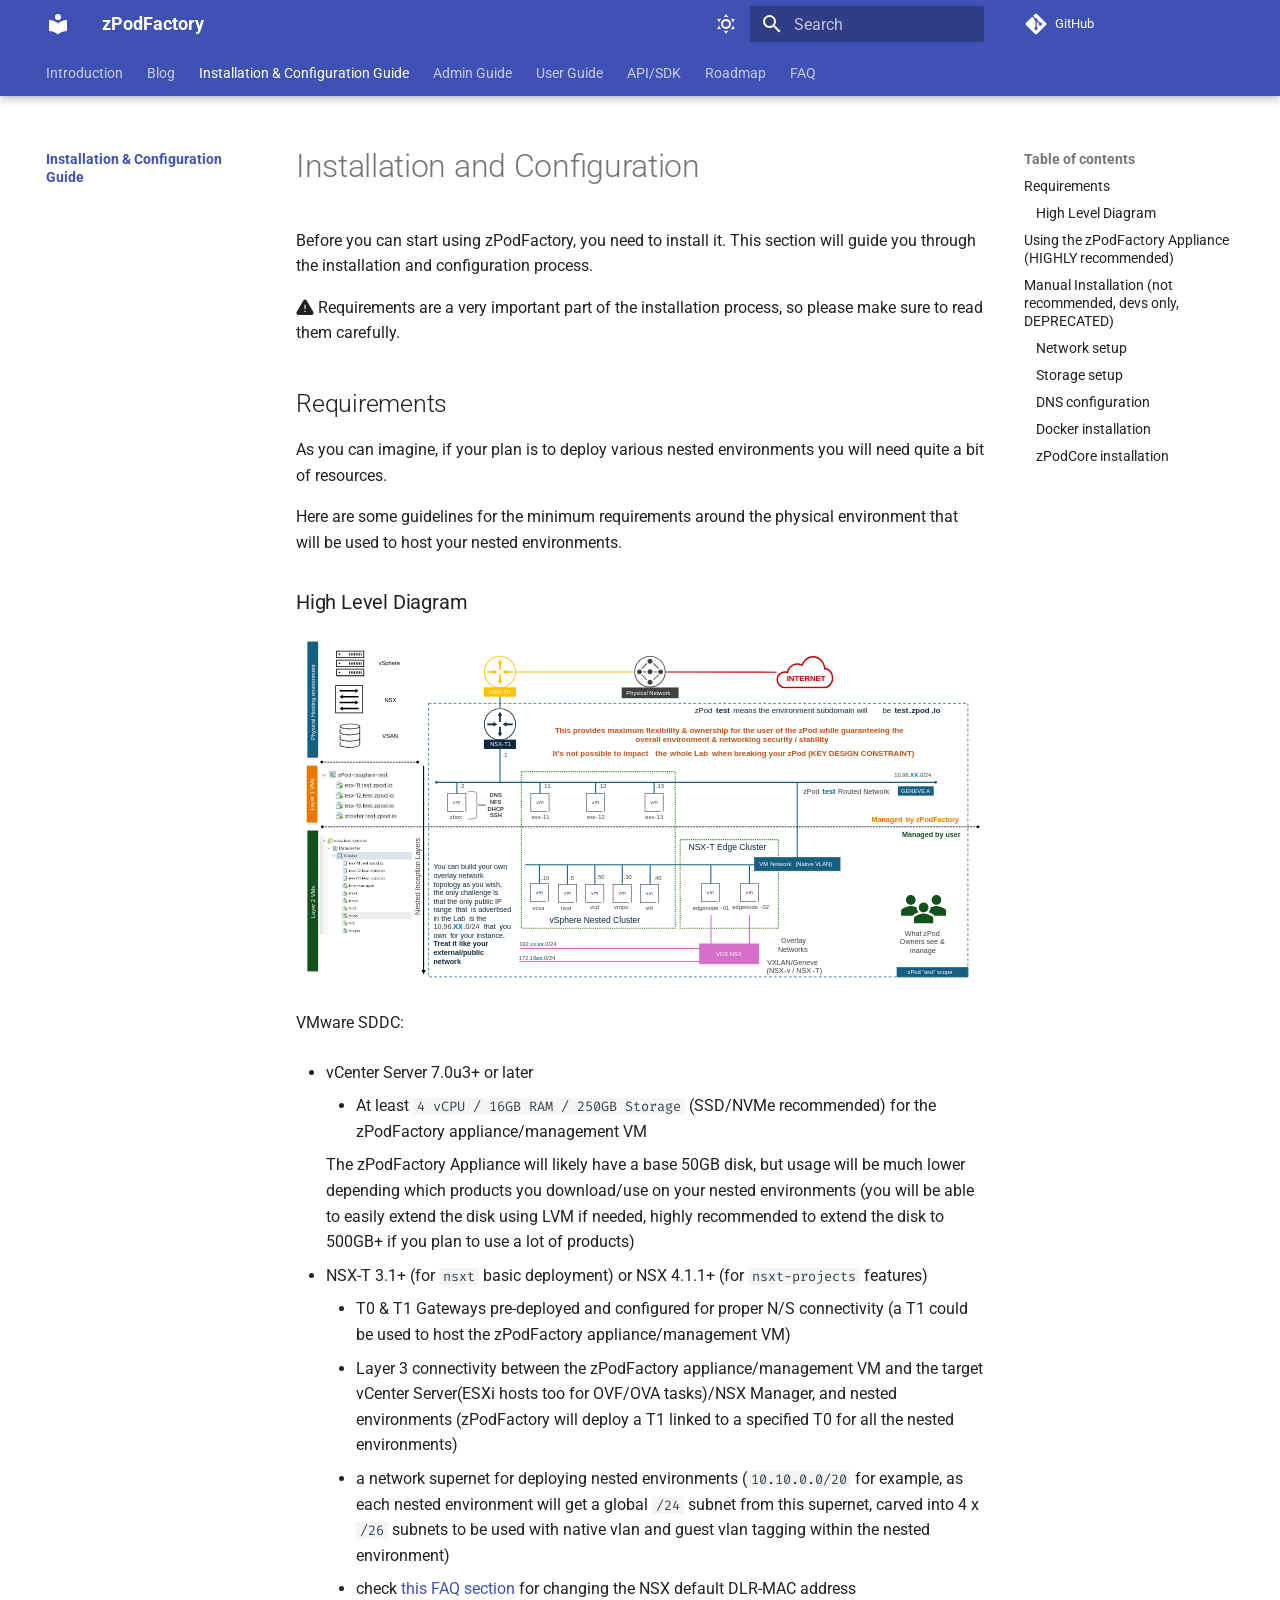
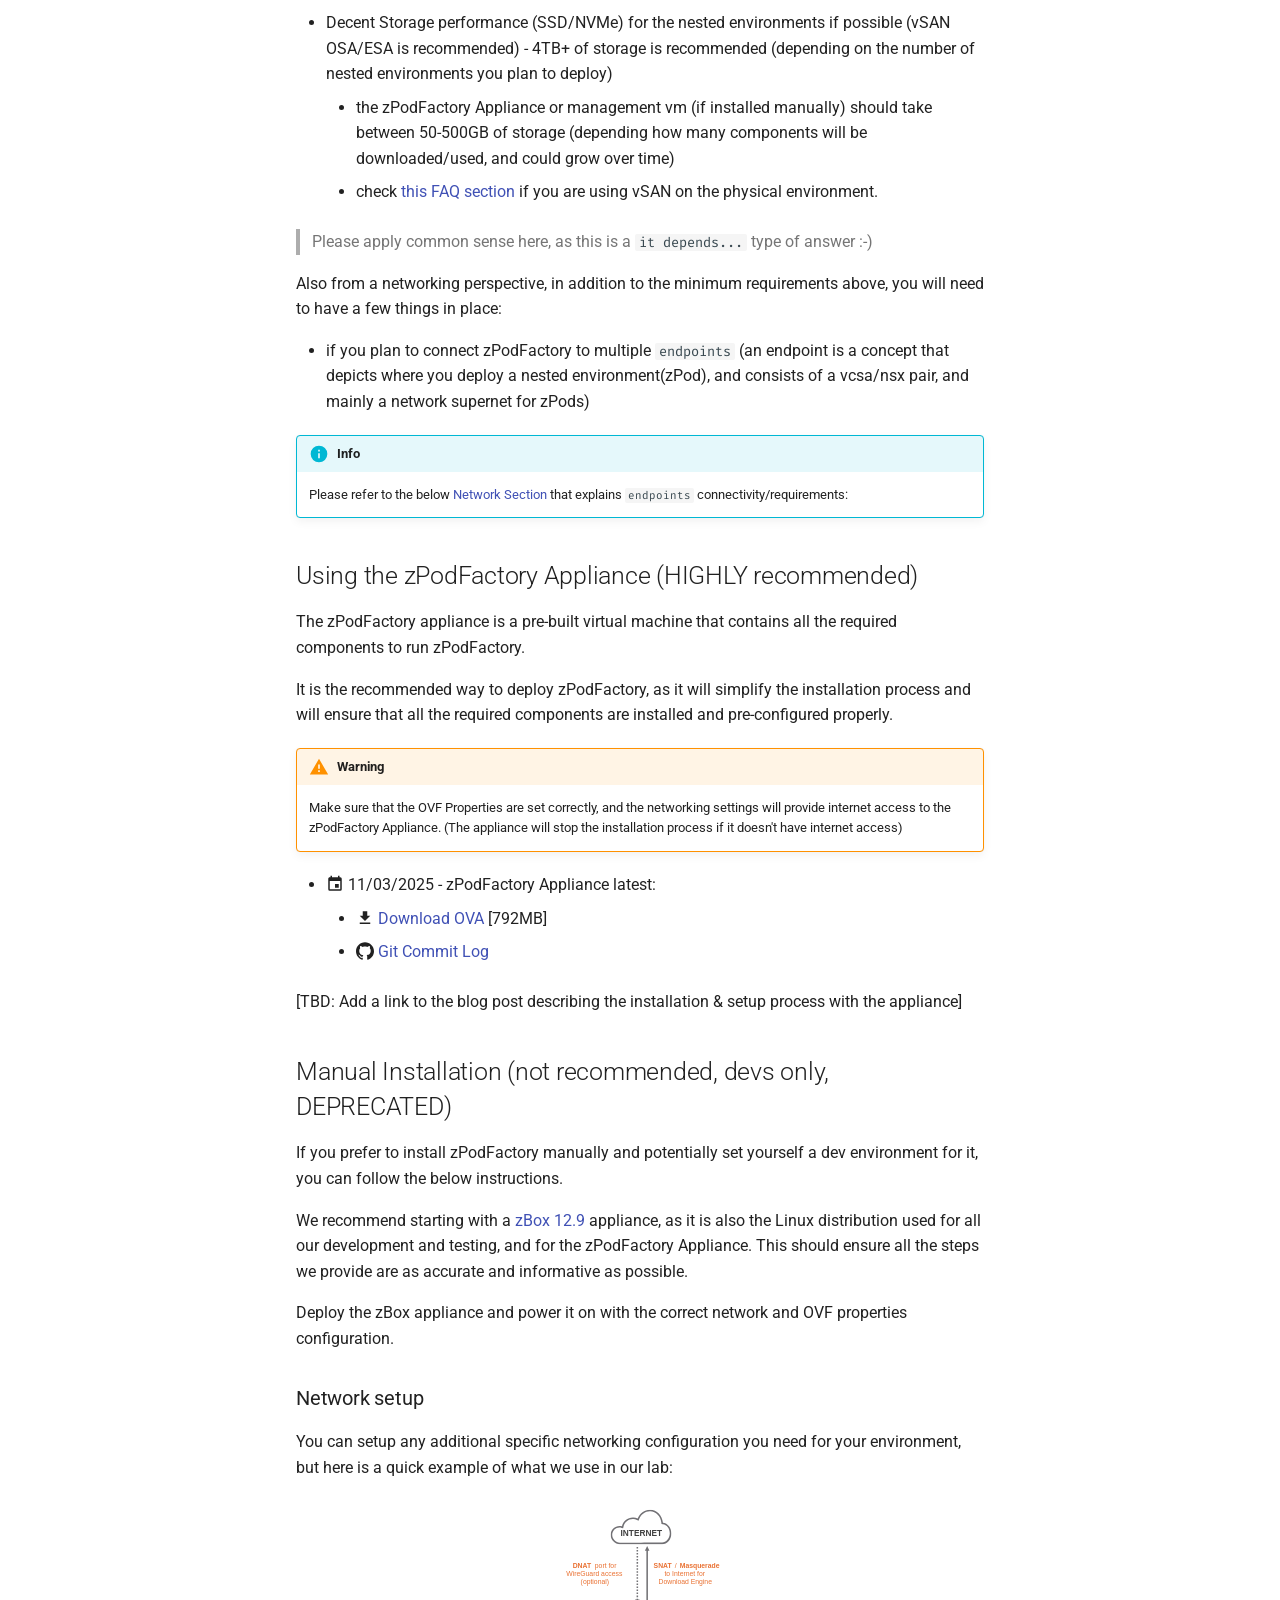
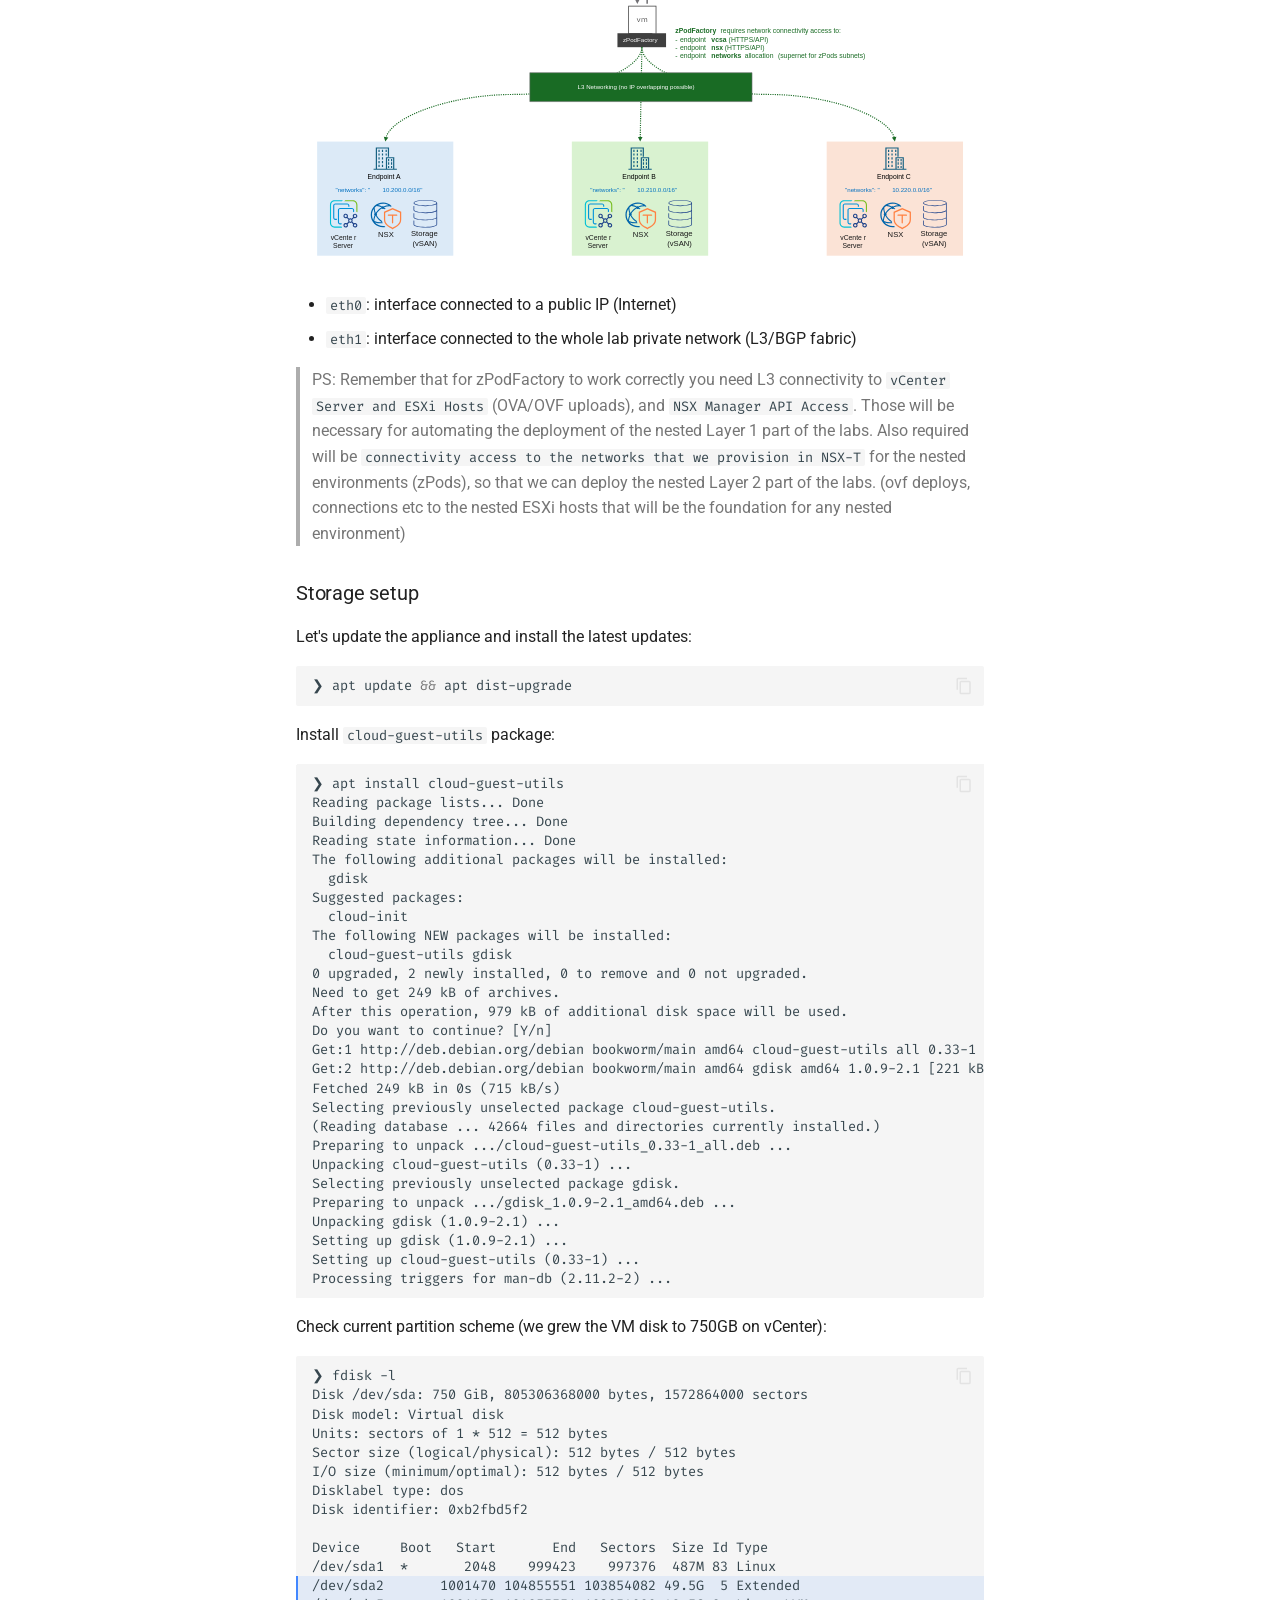
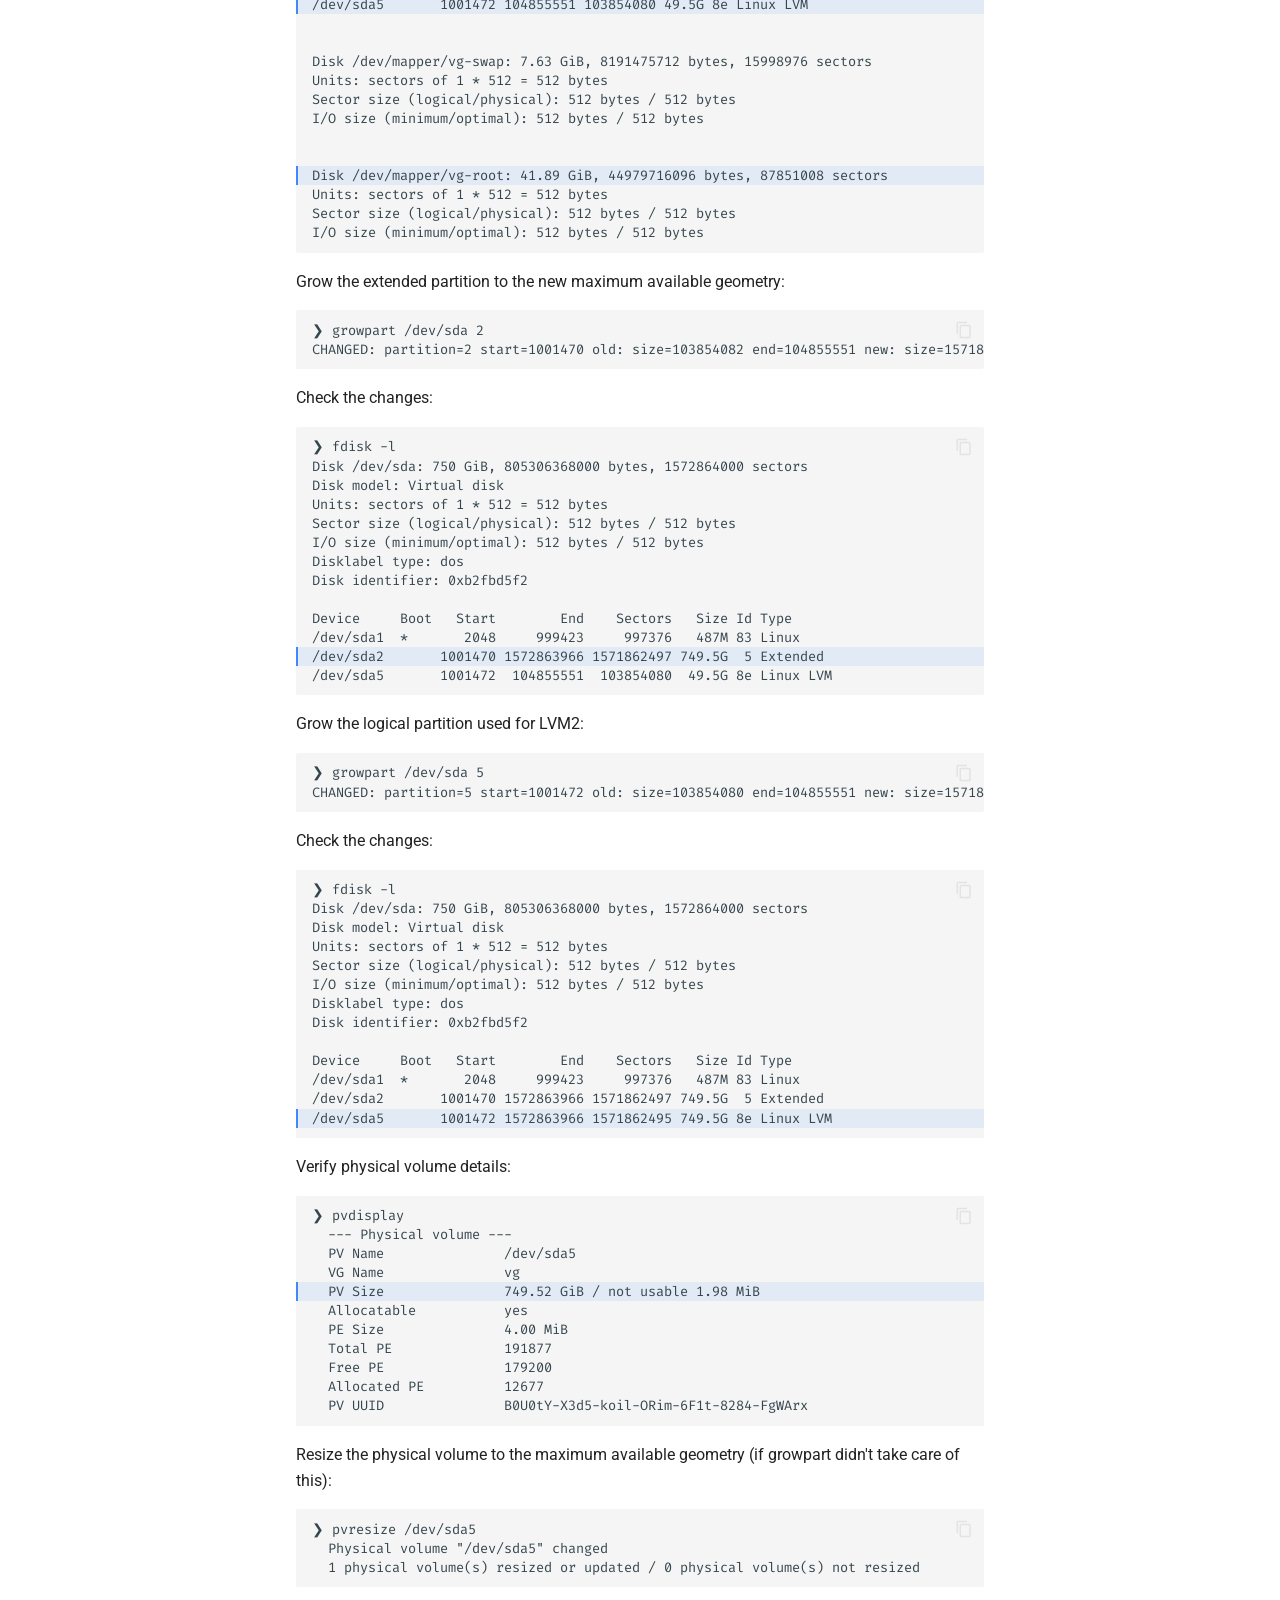
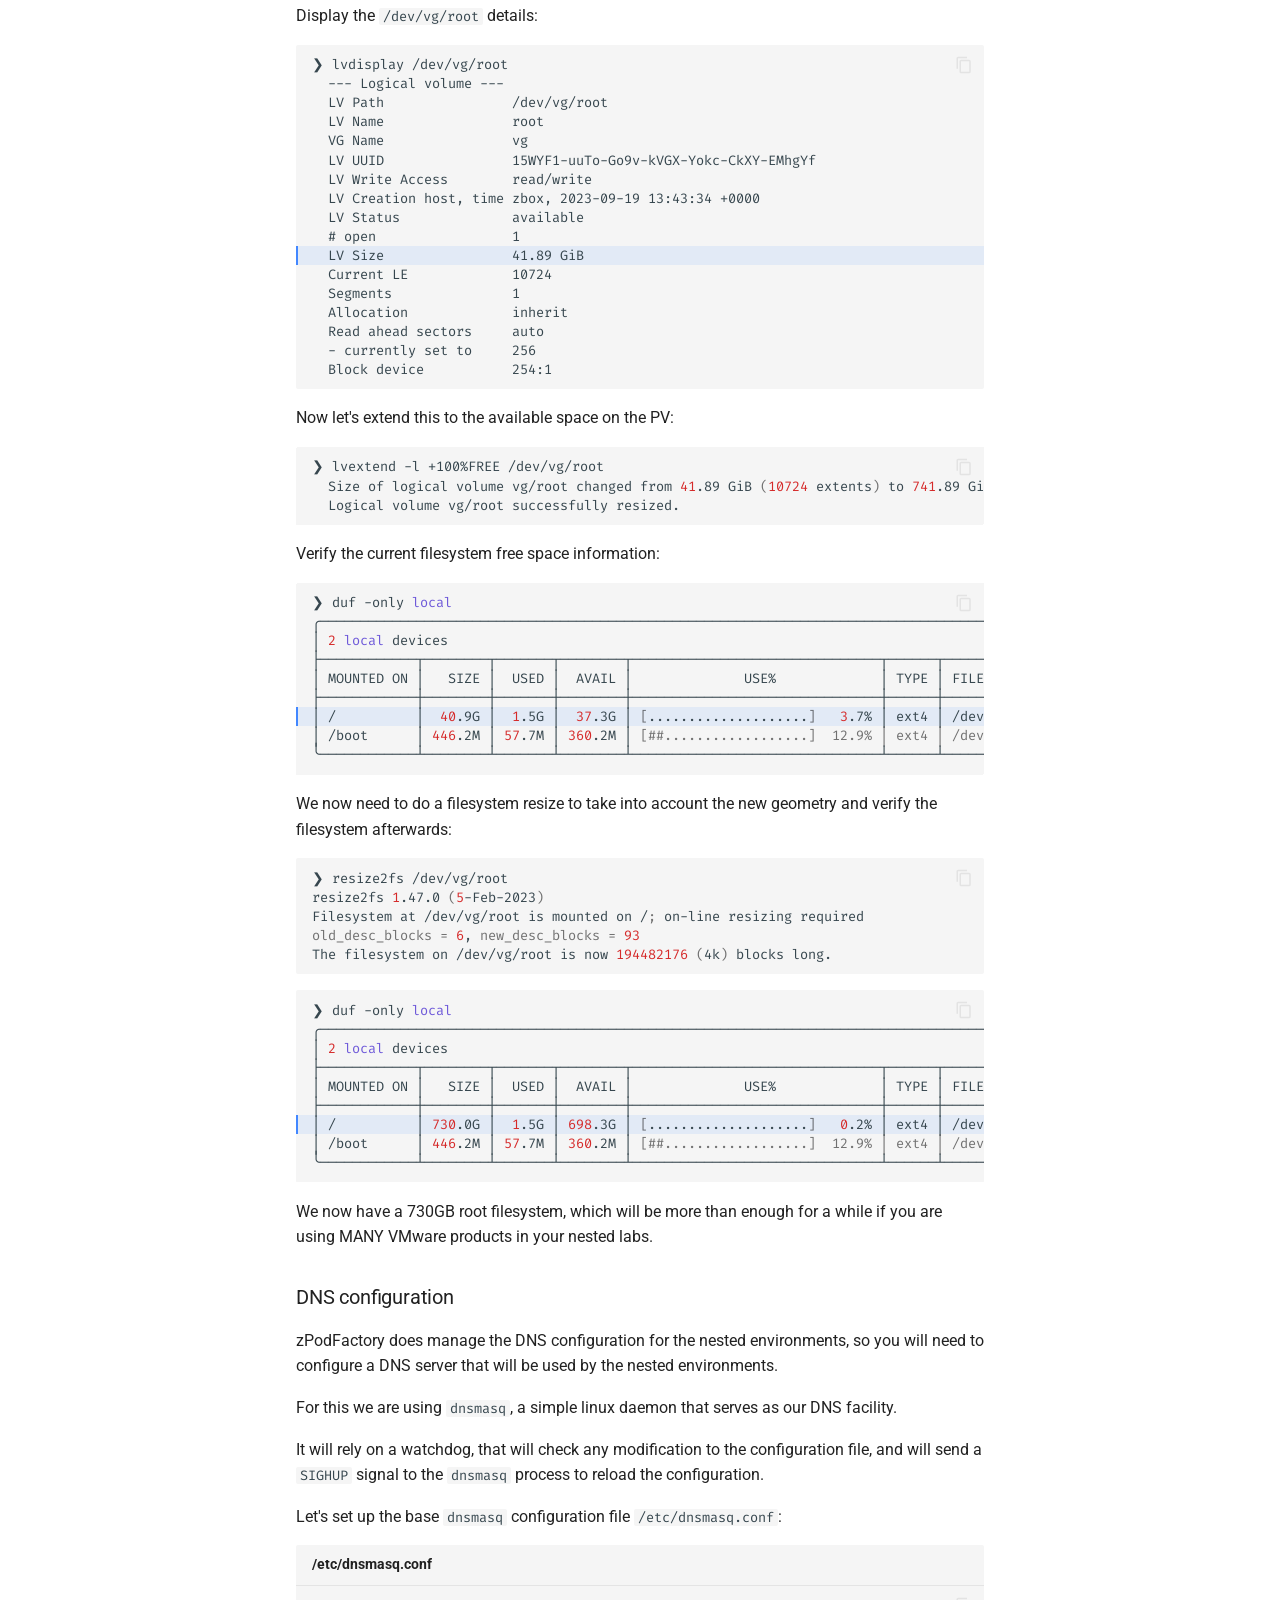
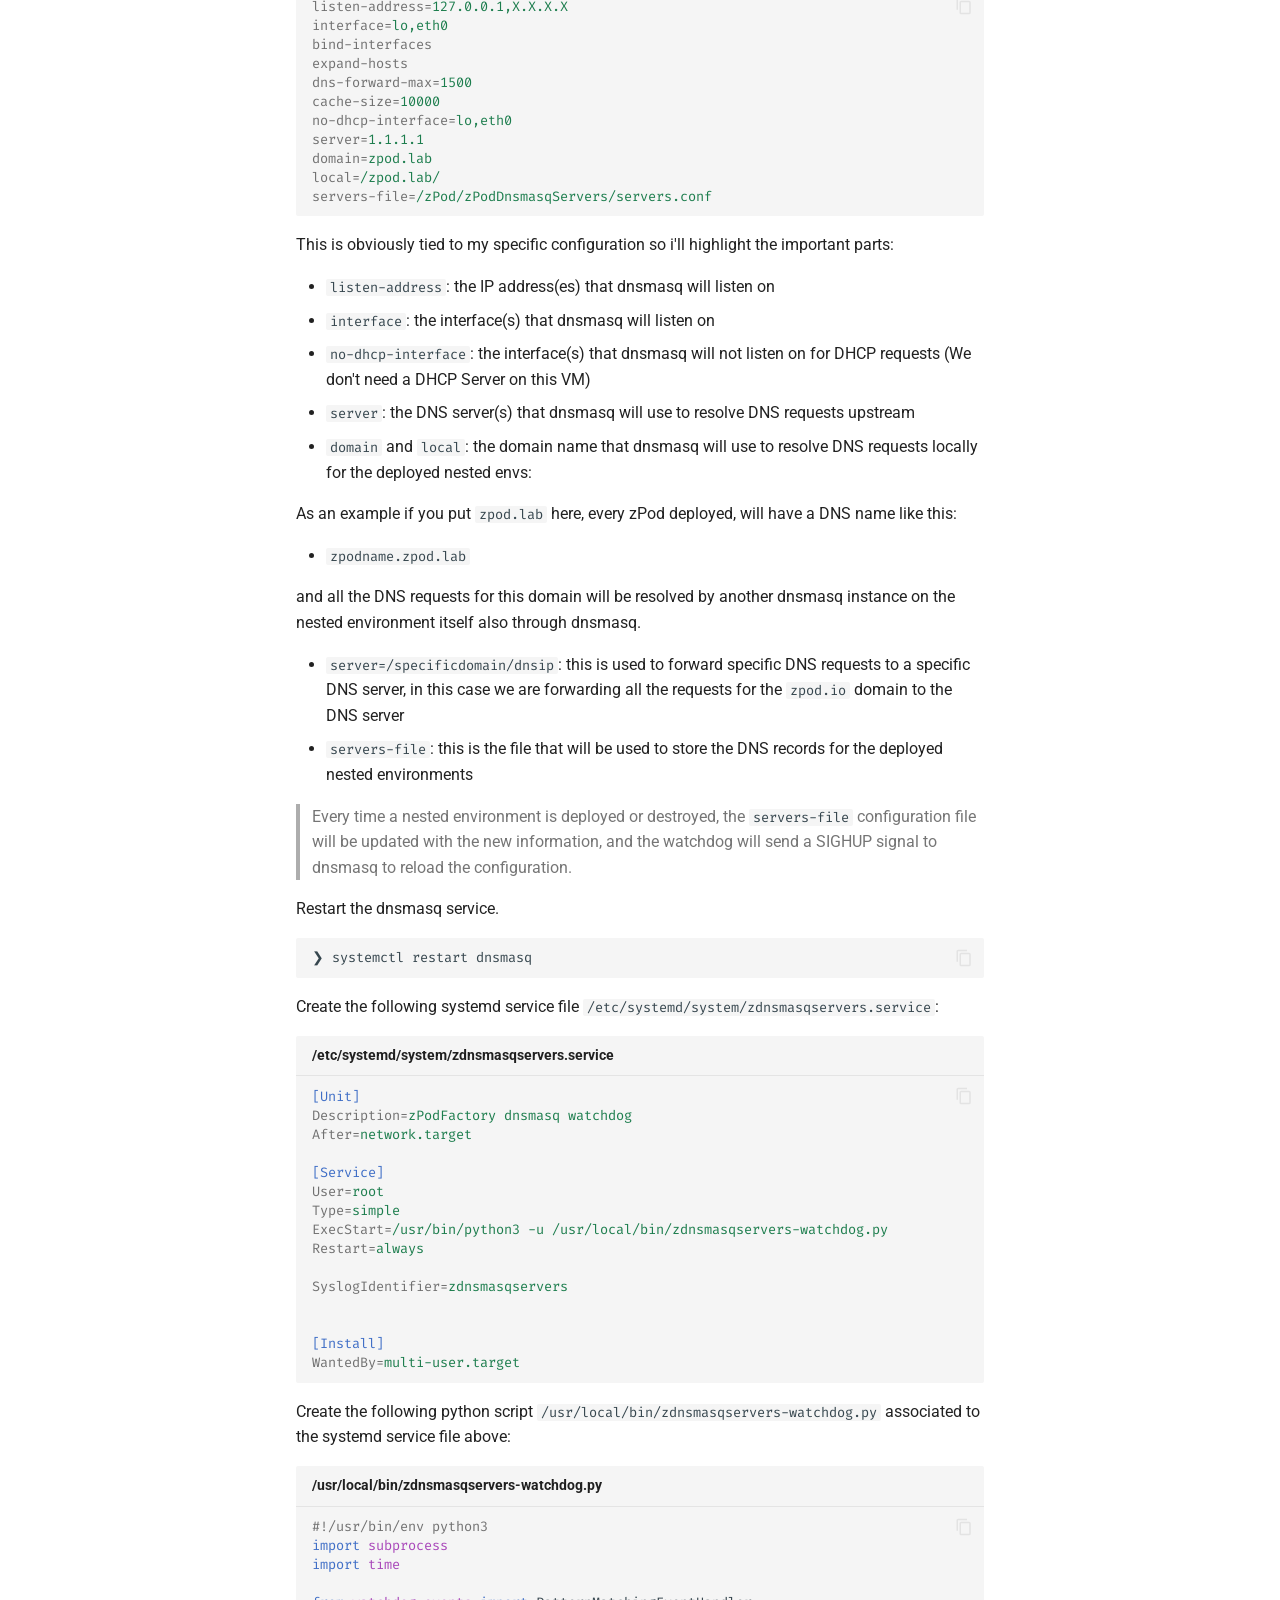
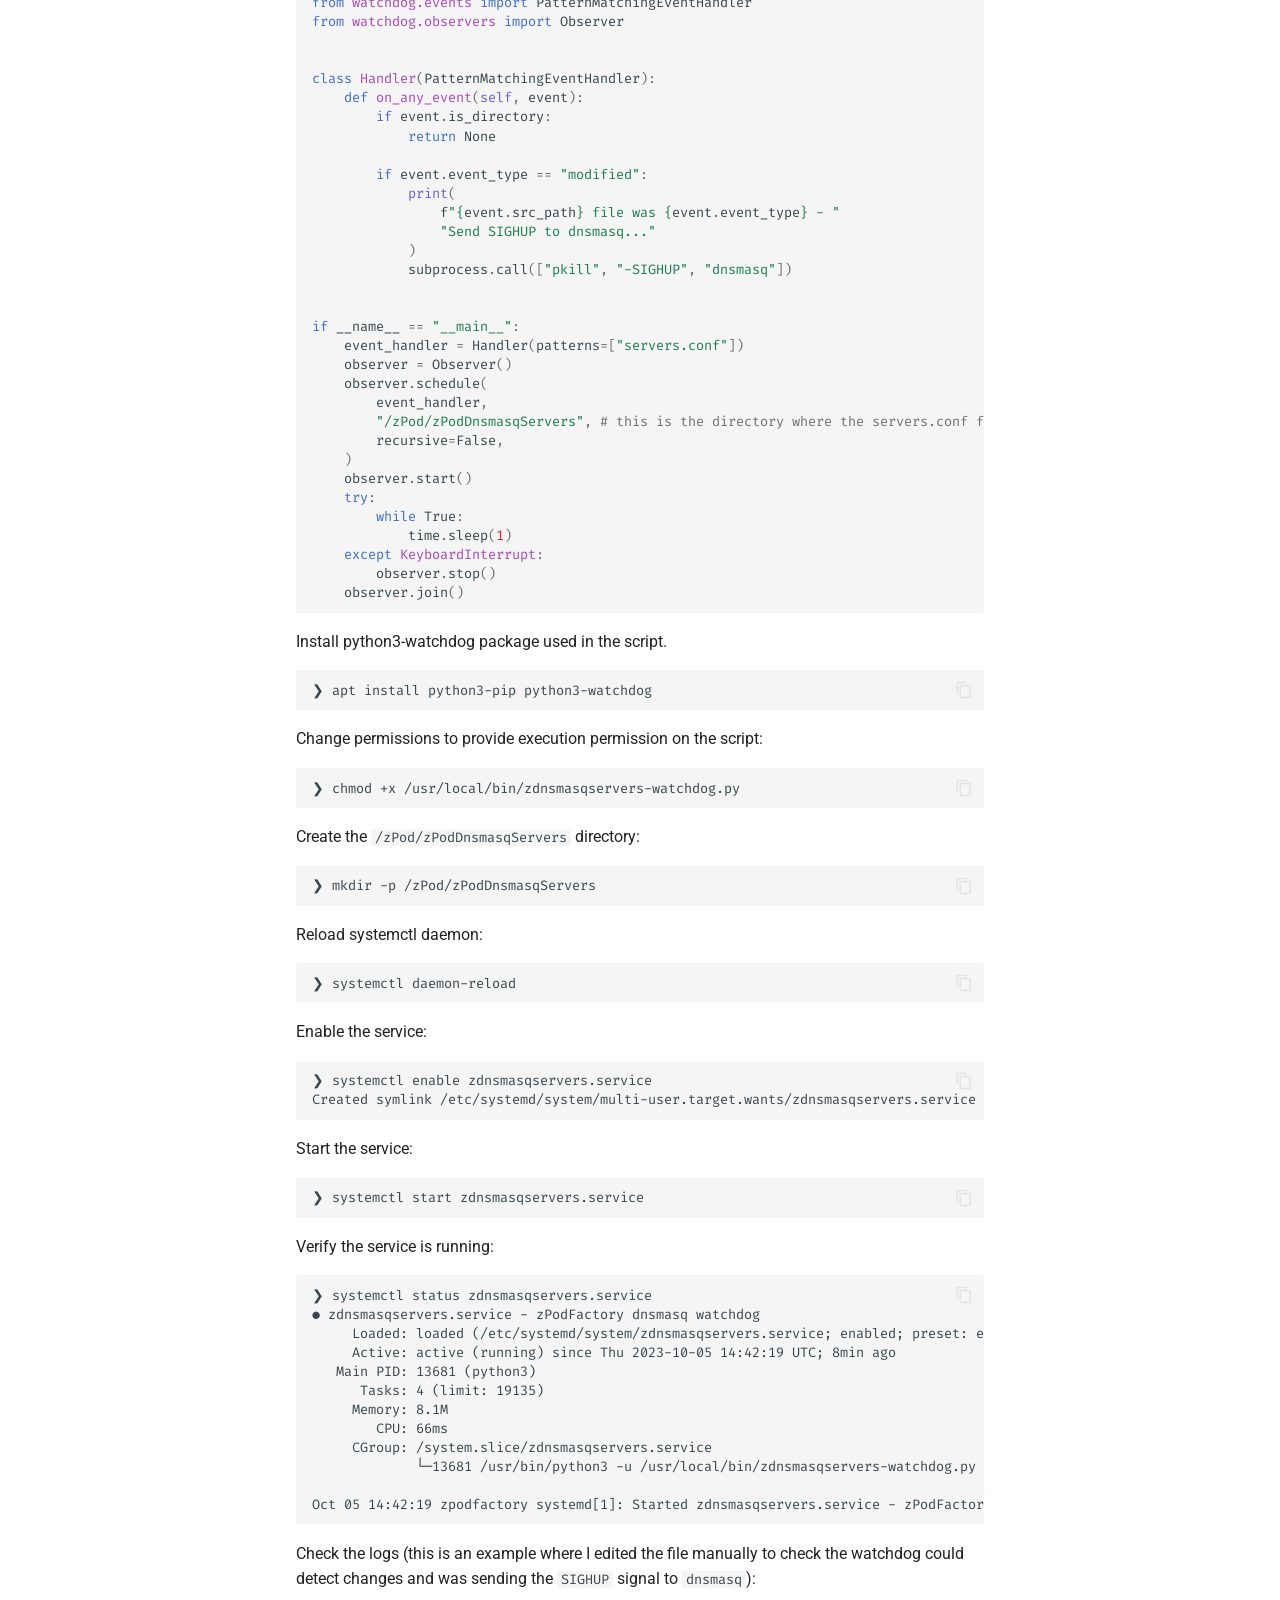
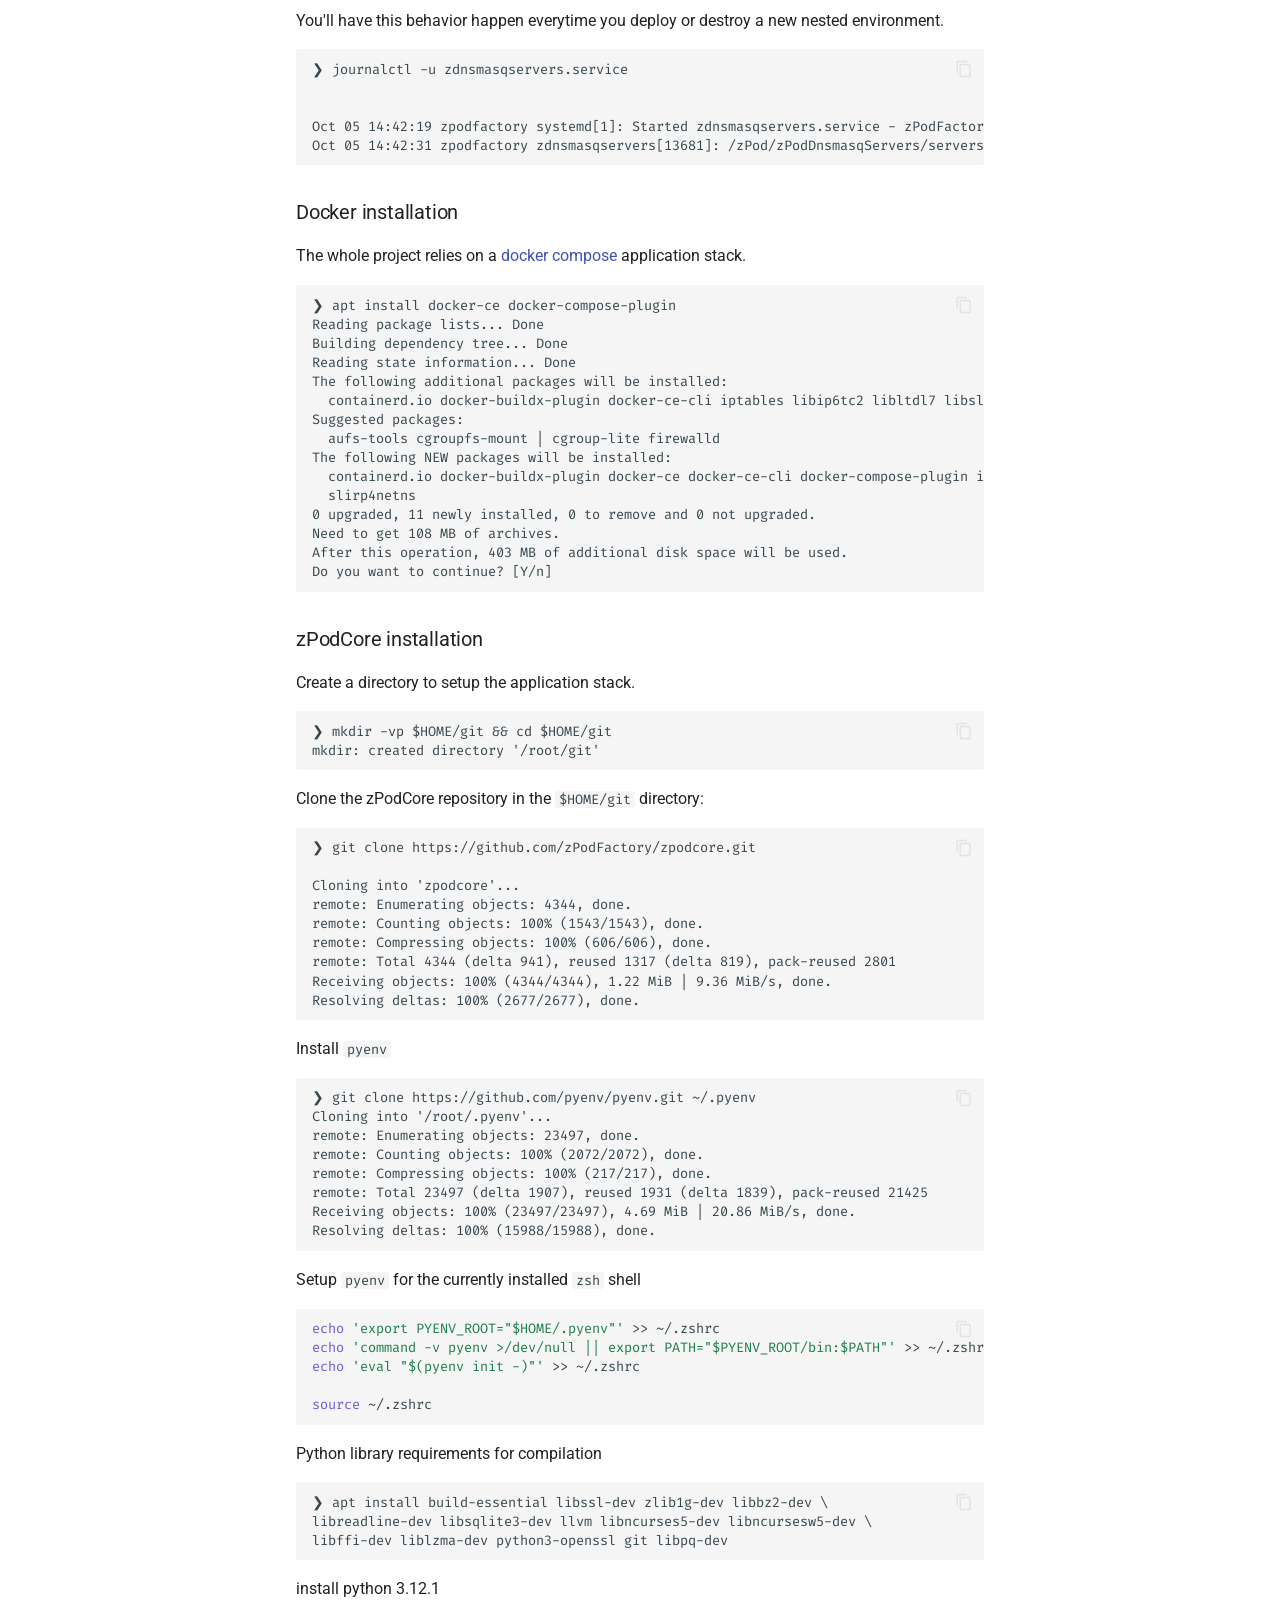
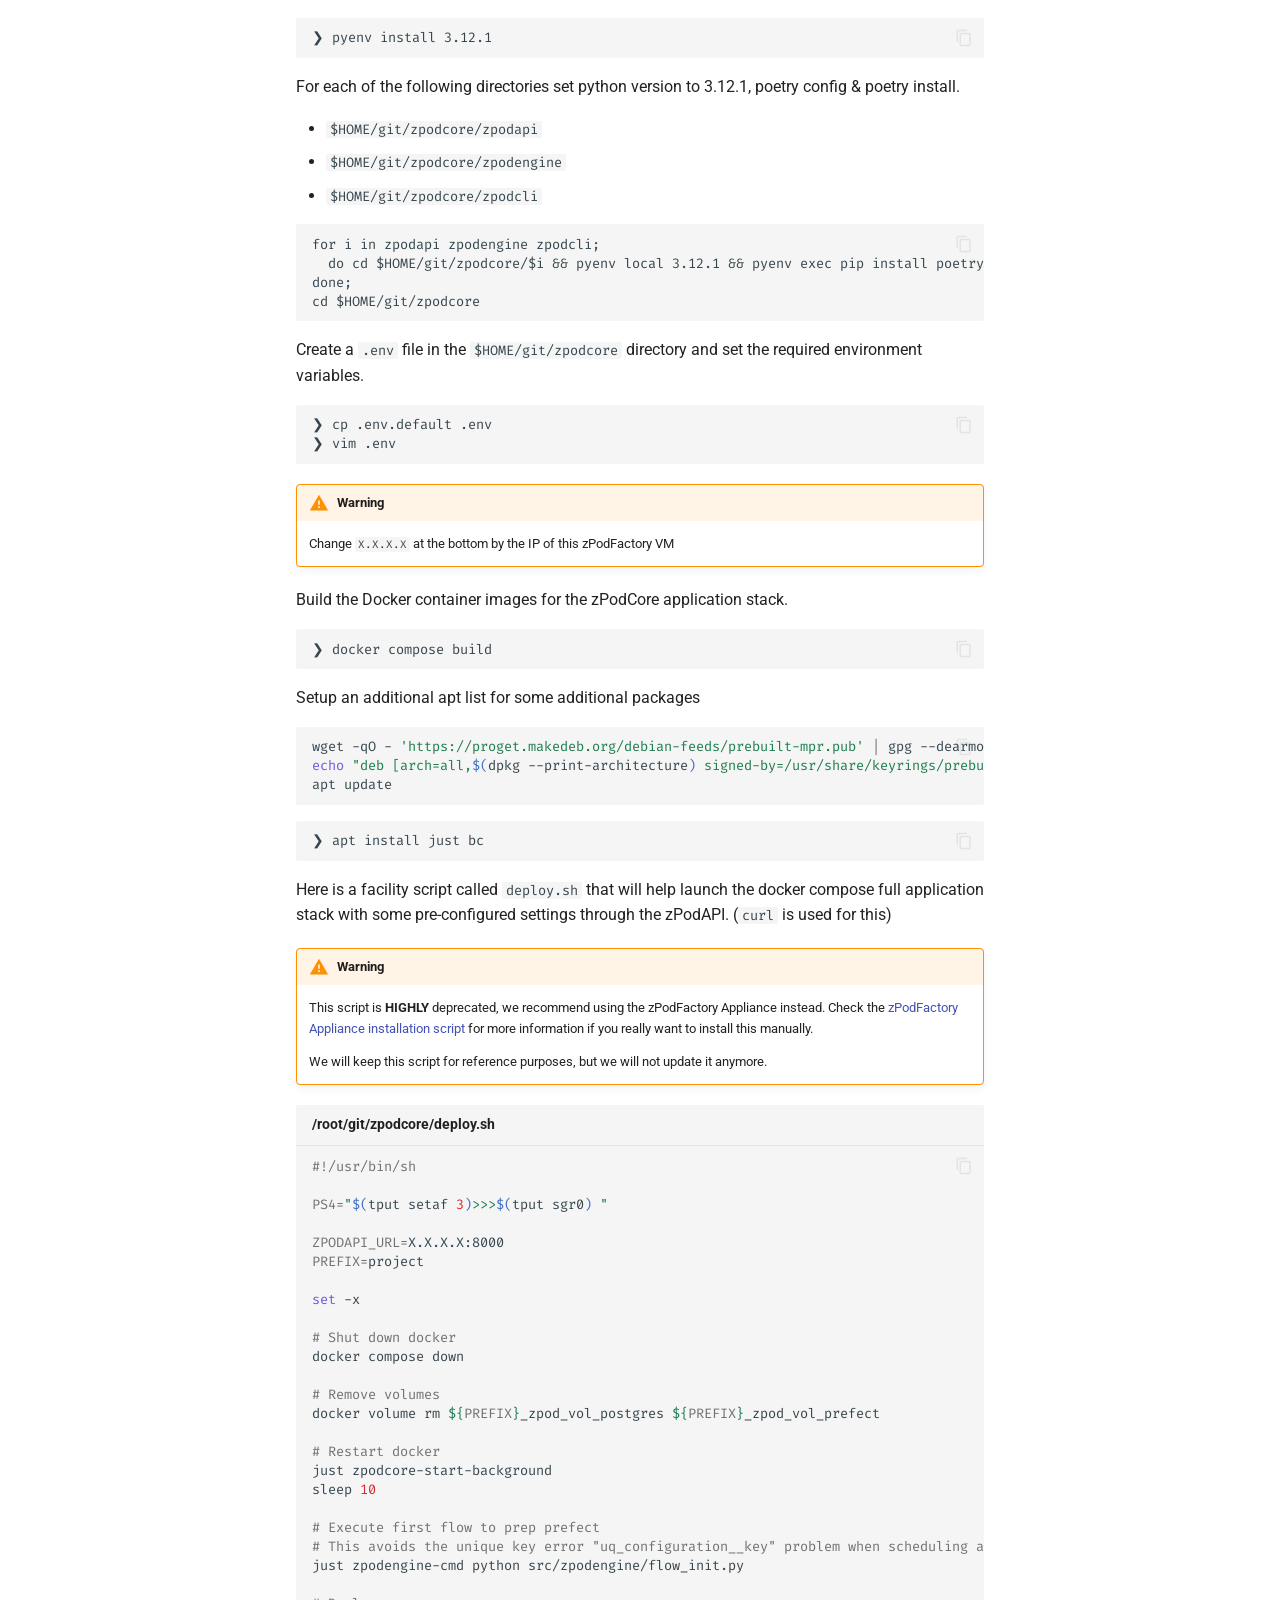
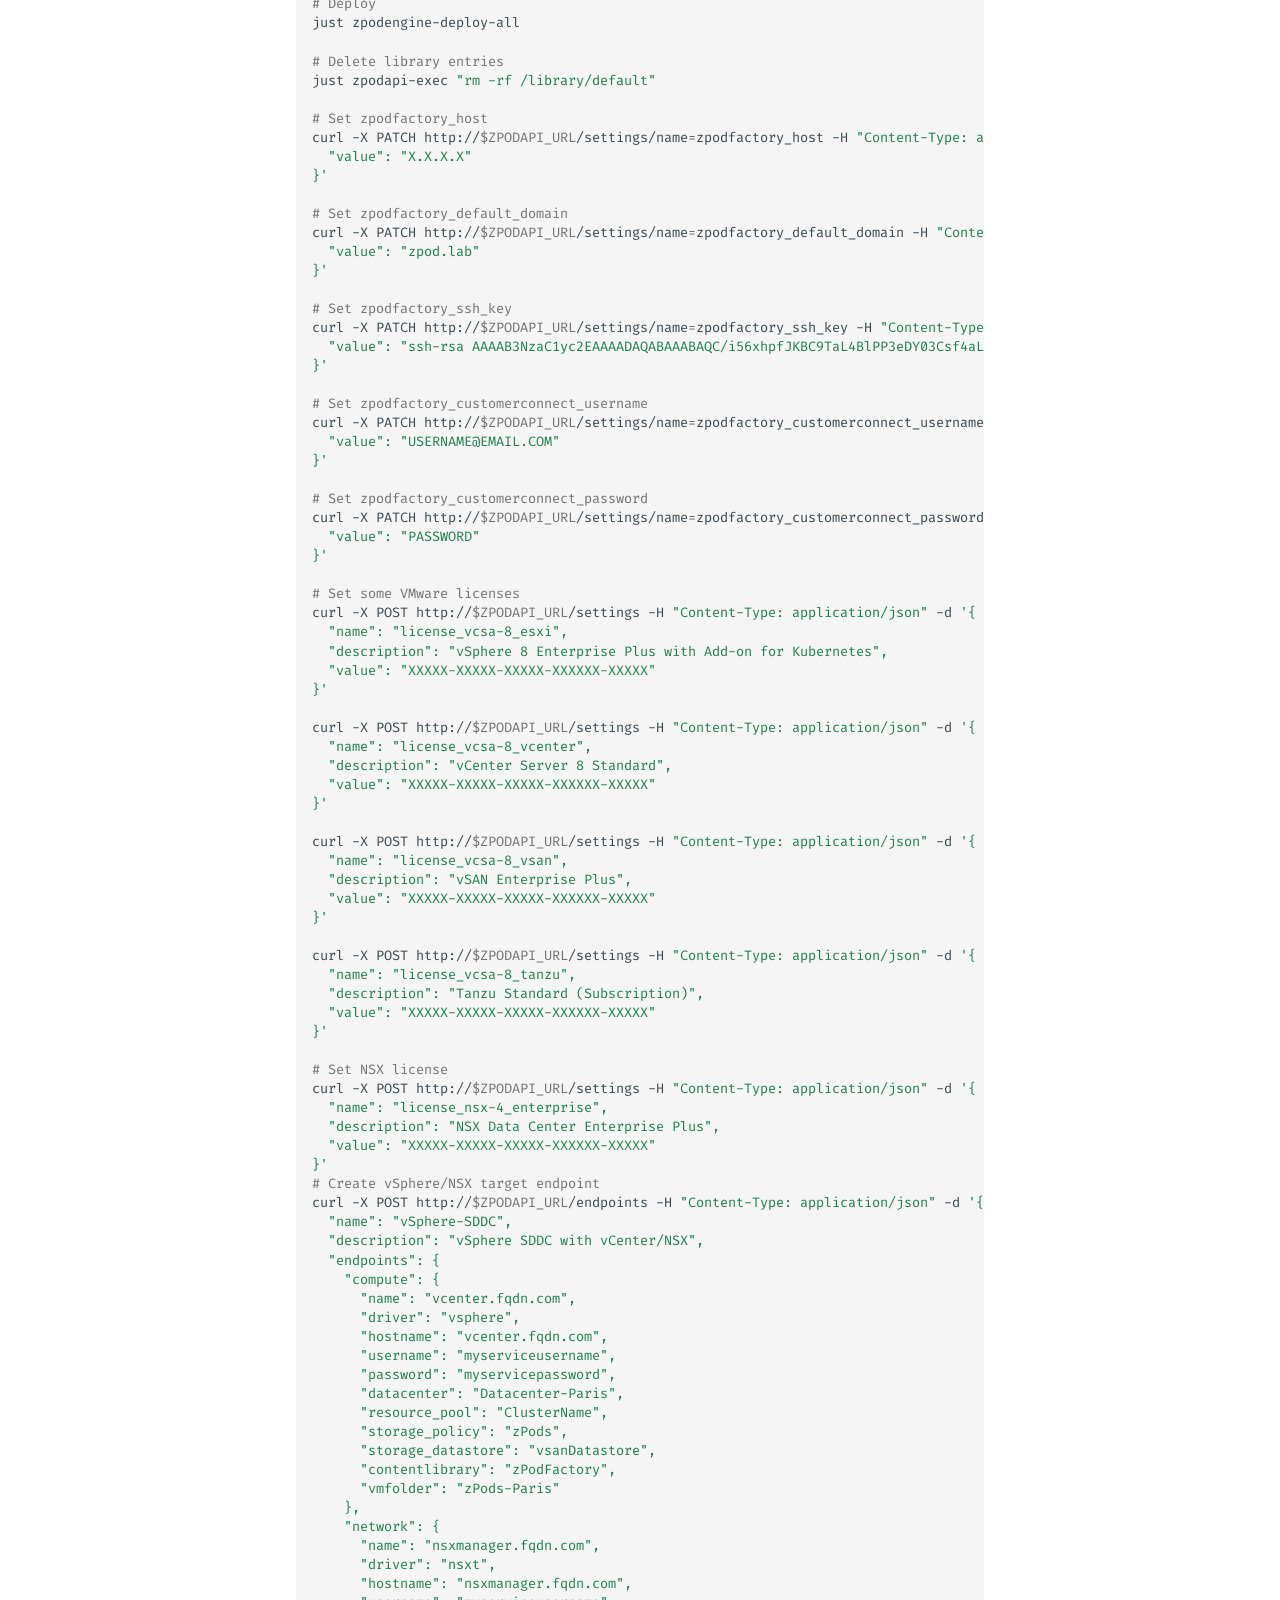
<file: guide/install/index.html>
<!doctype html>
<html lang="en" class="no-js">
  <head>
    
      <meta charset="utf-8">
      <meta name="viewport" content="width=device-width,initial-scale=1">
      
      
      
      
        <link rel="prev" href="../../blog/">
      
      
        <link rel="next" href="../admin/">
      
      
      <link rel="icon" href="../../assets/images/favicon.png">
      <meta name="generator" content="mkdocs-1.6.1, mkdocs-material-9.6.14">
    
    
      
        <title>Installation and Configuration - zPodFactory</title>
      
    
    
      <link rel="stylesheet" href="../../assets/stylesheets/main.342714a4.min.css">
      
        
        <link rel="stylesheet" href="../../assets/stylesheets/palette.06af60db.min.css">
      
      


    
    
      
    
    
      
        
        
        <link rel="preconnect" href="https://fonts.gstatic.com" crossorigin>
        <link rel="stylesheet" href="https://fonts.googleapis.com/css?family=Roboto:300,300i,400,400i,700,700i%7CFira+Code:400,400i,700,700i&display=fallback">
        <style>:root{--md-text-font:"Roboto";--md-code-font:"Fira Code"}</style>
      
    
    
    <script>__md_scope=new URL("../..",location),__md_hash=e=>[...e].reduce(((e,_)=>(e<<5)-e+_.charCodeAt(0)),0),__md_get=(e,_=localStorage,t=__md_scope)=>JSON.parse(_.getItem(t.pathname+"."+e)),__md_set=(e,_,t=localStorage,a=__md_scope)=>{try{t.setItem(a.pathname+"."+e,JSON.stringify(_))}catch(e){}}</script>
    
      

    
    
    
   <link href="../../assets/stylesheets/glightbox.min.css" rel="stylesheet"/><style>
    html.glightbox-open { overflow: initial; height: 100%; }
    .gslide-title { margin-top: 0px; user-select: text; }
    .gslide-desc { color: #666; user-select: text; }
    .gslide-image img { background: white; }
    .gscrollbar-fixer { padding-right: 15px; }
    .gdesc-inner { font-size: 0.75rem; }
    body[data-md-color-scheme="slate"] .gdesc-inner { background: var(--md-default-bg-color);}
    body[data-md-color-scheme="slate"] .gslide-title { color: var(--md-default-fg-color);}
    body[data-md-color-scheme="slate"] .gslide-desc { color: var(--md-default-fg-color);}</style> <script src="../../assets/javascripts/glightbox.min.js"></script></head>
  
  
    
    
      
    
    
    
    
    <body dir="ltr" data-md-color-scheme="default" data-md-color-primary="indigo" data-md-color-accent="indigo">
  
    
    <input class="md-toggle" data-md-toggle="drawer" type="checkbox" id="__drawer" autocomplete="off">
    <input class="md-toggle" data-md-toggle="search" type="checkbox" id="__search" autocomplete="off">
    <label class="md-overlay" for="__drawer"></label>
    <div data-md-component="skip">
      
        
        <a href="#installation-and-configuration" class="md-skip">
          Skip to content
        </a>
      
    </div>
    <div data-md-component="announce">
      
    </div>
    
    
      

  

<header class="md-header md-header--shadow md-header--lifted" data-md-component="header">
  <nav class="md-header__inner md-grid" aria-label="Header">
    <a href="../.." title="zPodFactory" class="md-header__button md-logo" aria-label="zPodFactory" data-md-component="logo">
      
  
  <svg xmlns="http://www.w3.org/2000/svg" viewBox="0 0 24 24"><path d="M12 8a3 3 0 0 0 3-3 3 3 0 0 0-3-3 3 3 0 0 0-3 3 3 3 0 0 0 3 3m0 3.54C9.64 9.35 6.5 8 3 8v11c3.5 0 6.64 1.35 9 3.54 2.36-2.19 5.5-3.54 9-3.54V8c-3.5 0-6.64 1.35-9 3.54"/></svg>

    </a>
    <label class="md-header__button md-icon" for="__drawer">
      
      <svg xmlns="http://www.w3.org/2000/svg" viewBox="0 0 24 24"><path d="M3 6h18v2H3zm0 5h18v2H3zm0 5h18v2H3z"/></svg>
    </label>
    <div class="md-header__title" data-md-component="header-title">
      <div class="md-header__ellipsis">
        <div class="md-header__topic">
          <span class="md-ellipsis">
            zPodFactory
          </span>
        </div>
        <div class="md-header__topic" data-md-component="header-topic">
          <span class="md-ellipsis">
            
              Installation and Configuration
            
          </span>
        </div>
      </div>
    </div>
    
      
        <form class="md-header__option" data-md-component="palette">
  
    
    
    
    <input class="md-option" data-md-color-media="(prefers-color-scheme: light)" data-md-color-scheme="default" data-md-color-primary="indigo" data-md-color-accent="indigo"  aria-label="Switch to dark mode"  type="radio" name="__palette" id="__palette_0">
    
      <label class="md-header__button md-icon" title="Switch to dark mode" for="__palette_1" hidden>
        <svg xmlns="http://www.w3.org/2000/svg" viewBox="0 0 24 24"><path d="M12 7a5 5 0 0 1 5 5 5 5 0 0 1-5 5 5 5 0 0 1-5-5 5 5 0 0 1 5-5m0 2a3 3 0 0 0-3 3 3 3 0 0 0 3 3 3 3 0 0 0 3-3 3 3 0 0 0-3-3m0-7 2.39 3.42C13.65 5.15 12.84 5 12 5s-1.65.15-2.39.42zM3.34 7l4.16-.35A7.2 7.2 0 0 0 5.94 8.5c-.44.74-.69 1.5-.83 2.29zm.02 10 1.76-3.77a7.131 7.131 0 0 0 2.38 4.14zM20.65 7l-1.77 3.79a7.02 7.02 0 0 0-2.38-4.15zm-.01 10-4.14.36c.59-.51 1.12-1.14 1.54-1.86.42-.73.69-1.5.83-2.29zM12 22l-2.41-3.44c.74.27 1.55.44 2.41.44.82 0 1.63-.17 2.37-.44z"/></svg>
      </label>
    
  
    
    
    
    <input class="md-option" data-md-color-media="(prefers-color-scheme: dark)" data-md-color-scheme="slate" data-md-color-primary="indigo" data-md-color-accent="indigo"  aria-label="Switch to light mode"  type="radio" name="__palette" id="__palette_1">
    
      <label class="md-header__button md-icon" title="Switch to light mode" for="__palette_0" hidden>
        <svg xmlns="http://www.w3.org/2000/svg" viewBox="0 0 24 24"><path d="m17.75 4.09-2.53 1.94.91 3.06-2.63-1.81-2.63 1.81.91-3.06-2.53-1.94L12.44 4l1.06-3 1.06 3zm3.5 6.91-1.64 1.25.59 1.98-1.7-1.17-1.7 1.17.59-1.98L15.75 11l2.06-.05L18.5 9l.69 1.95zm-2.28 4.95c.83-.08 1.72 1.1 1.19 1.85-.32.45-.66.87-1.08 1.27C15.17 23 8.84 23 4.94 19.07c-3.91-3.9-3.91-10.24 0-14.14.4-.4.82-.76 1.27-1.08.75-.53 1.93.36 1.85 1.19-.27 2.86.69 5.83 2.89 8.02a9.96 9.96 0 0 0 8.02 2.89m-1.64 2.02a12.08 12.08 0 0 1-7.8-3.47c-2.17-2.19-3.33-5-3.49-7.82-2.81 3.14-2.7 7.96.31 10.98 3.02 3.01 7.84 3.12 10.98.31"/></svg>
      </label>
    
  
</form>
      
    
    
      <script>var palette=__md_get("__palette");if(palette&&palette.color){if("(prefers-color-scheme)"===palette.color.media){var media=matchMedia("(prefers-color-scheme: light)"),input=document.querySelector(media.matches?"[data-md-color-media='(prefers-color-scheme: light)']":"[data-md-color-media='(prefers-color-scheme: dark)']");palette.color.media=input.getAttribute("data-md-color-media"),palette.color.scheme=input.getAttribute("data-md-color-scheme"),palette.color.primary=input.getAttribute("data-md-color-primary"),palette.color.accent=input.getAttribute("data-md-color-accent")}for(var[key,value]of Object.entries(palette.color))document.body.setAttribute("data-md-color-"+key,value)}</script>
    
    
    
      
      
        <label class="md-header__button md-icon" for="__search">
          
          <svg xmlns="http://www.w3.org/2000/svg" viewBox="0 0 24 24"><path d="M9.5 3A6.5 6.5 0 0 1 16 9.5c0 1.61-.59 3.09-1.56 4.23l.27.27h.79l5 5-1.5 1.5-5-5v-.79l-.27-.27A6.52 6.52 0 0 1 9.5 16 6.5 6.5 0 0 1 3 9.5 6.5 6.5 0 0 1 9.5 3m0 2C7 5 5 7 5 9.5S7 14 9.5 14 14 12 14 9.5 12 5 9.5 5"/></svg>
        </label>
        <div class="md-search" data-md-component="search" role="dialog">
  <label class="md-search__overlay" for="__search"></label>
  <div class="md-search__inner" role="search">
    <form class="md-search__form" name="search">
      <input type="text" class="md-search__input" name="query" aria-label="Search" placeholder="Search" autocapitalize="off" autocorrect="off" autocomplete="off" spellcheck="false" data-md-component="search-query" required>
      <label class="md-search__icon md-icon" for="__search">
        
        <svg xmlns="http://www.w3.org/2000/svg" viewBox="0 0 24 24"><path d="M9.5 3A6.5 6.5 0 0 1 16 9.5c0 1.61-.59 3.09-1.56 4.23l.27.27h.79l5 5-1.5 1.5-5-5v-.79l-.27-.27A6.52 6.52 0 0 1 9.5 16 6.5 6.5 0 0 1 3 9.5 6.5 6.5 0 0 1 9.5 3m0 2C7 5 5 7 5 9.5S7 14 9.5 14 14 12 14 9.5 12 5 9.5 5"/></svg>
        
        <svg xmlns="http://www.w3.org/2000/svg" viewBox="0 0 24 24"><path d="M20 11v2H8l5.5 5.5-1.42 1.42L4.16 12l7.92-7.92L13.5 5.5 8 11z"/></svg>
      </label>
      <nav class="md-search__options" aria-label="Search">
        
        <button type="reset" class="md-search__icon md-icon" title="Clear" aria-label="Clear" tabindex="-1">
          
          <svg xmlns="http://www.w3.org/2000/svg" viewBox="0 0 24 24"><path d="M19 6.41 17.59 5 12 10.59 6.41 5 5 6.41 10.59 12 5 17.59 6.41 19 12 13.41 17.59 19 19 17.59 13.41 12z"/></svg>
        </button>
      </nav>
      
    </form>
    <div class="md-search__output">
      <div class="md-search__scrollwrap" tabindex="0" data-md-scrollfix>
        <div class="md-search-result" data-md-component="search-result">
          <div class="md-search-result__meta">
            Initializing search
          </div>
          <ol class="md-search-result__list" role="presentation"></ol>
        </div>
      </div>
    </div>
  </div>
</div>
      
    
    
      <div class="md-header__source">
        <a href="https://github.com/zpodfactory" title="Go to repository" class="md-source" data-md-component="source">
  <div class="md-source__icon md-icon">
    
    <svg xmlns="http://www.w3.org/2000/svg" viewBox="0 0 448 512"><!--! Font Awesome Free 6.7.2 by @fontawesome - https://fontawesome.com License - https://fontawesome.com/license/free (Icons: CC BY 4.0, Fonts: SIL OFL 1.1, Code: MIT License) Copyright 2024 Fonticons, Inc.--><path d="M439.55 236.05 244 40.45a28.87 28.87 0 0 0-40.81 0l-40.66 40.63 51.52 51.52c27.06-9.14 52.68 16.77 43.39 43.68l49.66 49.66c34.23-11.8 61.18 31 35.47 56.69-26.49 26.49-70.21-2.87-56-37.34L240.22 199v121.85c25.3 12.54 22.26 41.85 9.08 55a34.34 34.34 0 0 1-48.55 0c-17.57-17.6-11.07-46.91 11.25-56v-123c-20.8-8.51-24.6-30.74-18.64-45L142.57 101 8.45 235.14a28.86 28.86 0 0 0 0 40.81l195.61 195.6a28.86 28.86 0 0 0 40.8 0l194.69-194.69a28.86 28.86 0 0 0 0-40.81"/></svg>
  </div>
  <div class="md-source__repository">
    GitHub
  </div>
</a>
      </div>
    
  </nav>
  
    
      
<nav class="md-tabs" aria-label="Tabs" data-md-component="tabs">
  <div class="md-grid">
    <ul class="md-tabs__list">
      
        
  
  
  
  
    
    
      <li class="md-tabs__item">
        <a href="../.." class="md-tabs__link">
          
  
  
    
  
  Introduction

        </a>
      </li>
    
  

      
        
  
  
  
  
    
    
      <li class="md-tabs__item">
        <a href="../../blog/" class="md-tabs__link">
          
  
  
    
  
  Blog

        </a>
      </li>
    
  

      
        
  
  
  
    
  
  
    
    
      <li class="md-tabs__item md-tabs__item--active">
        <a href="./" class="md-tabs__link">
          
  
  
    
  
  Installation & Configuration Guide

        </a>
      </li>
    
  

      
        
  
  
  
  
    
    
      <li class="md-tabs__item">
        <a href="../admin/" class="md-tabs__link">
          
  
  
    
  
  Admin Guide

        </a>
      </li>
    
  

      
        
  
  
  
  
    
    
      <li class="md-tabs__item">
        <a href="../user/" class="md-tabs__link">
          
  
  
    
  
  User Guide

        </a>
      </li>
    
  

      
        
  
  
  
  
    
    
      <li class="md-tabs__item">
        <a href="../../api/" class="md-tabs__link">
          
  
  
    
  
  API/SDK

        </a>
      </li>
    
  

      
        
  
  
  
  
    <li class="md-tabs__item">
      <a href="../../roadmap/roadmap/" class="md-tabs__link">
        
  
  
    
  
  Roadmap

      </a>
    </li>
  

      
        
  
  
  
  
    <li class="md-tabs__item">
      <a href="../../faq/faq/" class="md-tabs__link">
        
  
  
    
  
  FAQ

      </a>
    </li>
  

      
    </ul>
  </div>
</nav>
    
  
</header>
    
    <div class="md-container" data-md-component="container">
      
      
        
      
      <main class="md-main" data-md-component="main">
        <div class="md-main__inner md-grid">
          
            
              
              <div class="md-sidebar md-sidebar--primary" data-md-component="sidebar" data-md-type="navigation" >
                <div class="md-sidebar__scrollwrap">
                  <div class="md-sidebar__inner">
                    


  


<nav class="md-nav md-nav--primary md-nav--lifted" aria-label="Navigation" data-md-level="0">
  <label class="md-nav__title" for="__drawer">
    <a href="../.." title="zPodFactory" class="md-nav__button md-logo" aria-label="zPodFactory" data-md-component="logo">
      
  
  <svg xmlns="http://www.w3.org/2000/svg" viewBox="0 0 24 24"><path d="M12 8a3 3 0 0 0 3-3 3 3 0 0 0-3-3 3 3 0 0 0-3 3 3 3 0 0 0 3 3m0 3.54C9.64 9.35 6.5 8 3 8v11c3.5 0 6.64 1.35 9 3.54 2.36-2.19 5.5-3.54 9-3.54V8c-3.5 0-6.64 1.35-9 3.54"/></svg>

    </a>
    zPodFactory
  </label>
  
    <div class="md-nav__source">
      <a href="https://github.com/zpodfactory" title="Go to repository" class="md-source" data-md-component="source">
  <div class="md-source__icon md-icon">
    
    <svg xmlns="http://www.w3.org/2000/svg" viewBox="0 0 448 512"><!--! Font Awesome Free 6.7.2 by @fontawesome - https://fontawesome.com License - https://fontawesome.com/license/free (Icons: CC BY 4.0, Fonts: SIL OFL 1.1, Code: MIT License) Copyright 2024 Fonticons, Inc.--><path d="M439.55 236.05 244 40.45a28.87 28.87 0 0 0-40.81 0l-40.66 40.63 51.52 51.52c27.06-9.14 52.68 16.77 43.39 43.68l49.66 49.66c34.23-11.8 61.18 31 35.47 56.69-26.49 26.49-70.21-2.87-56-37.34L240.22 199v121.85c25.3 12.54 22.26 41.85 9.08 55a34.34 34.34 0 0 1-48.55 0c-17.57-17.6-11.07-46.91 11.25-56v-123c-20.8-8.51-24.6-30.74-18.64-45L142.57 101 8.45 235.14a28.86 28.86 0 0 0 0 40.81l195.61 195.6a28.86 28.86 0 0 0 40.8 0l194.69-194.69a28.86 28.86 0 0 0 0-40.81"/></svg>
  </div>
  <div class="md-source__repository">
    GitHub
  </div>
</a>
    </div>
  
  <ul class="md-nav__list" data-md-scrollfix>
    
      
      
  
  
  
  
    
    
      
        
          
        
      
    
    
    
      
      
    
    
    <li class="md-nav__item md-nav__item--nested">
      
        
        
        <input class="md-nav__toggle md-toggle " type="checkbox" id="__nav_1" >
        
          
          <div class="md-nav__link md-nav__container">
            <a href="../.." class="md-nav__link ">
              
  
  
  <span class="md-ellipsis">
    Introduction
    
  </span>
  

            </a>
            
          </div>
        
        <nav class="md-nav" data-md-level="1" aria-labelledby="__nav_1_label" aria-expanded="false">
          <label class="md-nav__title" for="__nav_1">
            <span class="md-nav__icon md-icon"></span>
            Introduction
          </label>
          <ul class="md-nav__list" data-md-scrollfix>
            
              
            
          </ul>
        </nav>
      
    </li>
  

    
      
      
  
  
  
  
    
    
      
        
          
        
      
    
    
    
      
      
    
    
    <li class="md-nav__item md-nav__item--nested">
      
        
        
        <input class="md-nav__toggle md-toggle " type="checkbox" id="__nav_2" >
        
          
          <div class="md-nav__link md-nav__container">
            <a href="../../blog/" class="md-nav__link ">
              
  
  
  <span class="md-ellipsis">
    Blog
    
  </span>
  

            </a>
            
          </div>
        
        <nav class="md-nav" data-md-level="1" aria-labelledby="__nav_2_label" aria-expanded="false">
          <label class="md-nav__title" for="__nav_2">
            <span class="md-nav__icon md-icon"></span>
            Blog
          </label>
          <ul class="md-nav__list" data-md-scrollfix>
            
              
            
          </ul>
        </nav>
      
    </li>
  

    
      
      
  
  
    
  
  
  
    
    
      
        
          
        
      
    
    
    
      
        
        
      
      
    
    
    <li class="md-nav__item md-nav__item--active md-nav__item--section md-nav__item--nested">
      
        
        
        <input class="md-nav__toggle md-toggle " type="checkbox" id="__nav_3" checked>
        
          
          <div class="md-nav__link md-nav__container">
            <a href="./" class="md-nav__link md-nav__link--active">
              
  
  
  <span class="md-ellipsis">
    Installation & Configuration Guide
    
  </span>
  

            </a>
            
          </div>
        
        <nav class="md-nav" data-md-level="1" aria-labelledby="__nav_3_label" aria-expanded="true">
          <label class="md-nav__title" for="__nav_3">
            <span class="md-nav__icon md-icon"></span>
            Installation & Configuration Guide
          </label>
          <ul class="md-nav__list" data-md-scrollfix>
            
              
            
          </ul>
        </nav>
      
    </li>
  

    
      
      
  
  
  
  
    
    
      
        
          
        
      
    
    
    
      
      
    
    
    <li class="md-nav__item md-nav__item--nested">
      
        
        
        <input class="md-nav__toggle md-toggle " type="checkbox" id="__nav_4" >
        
          
          <div class="md-nav__link md-nav__container">
            <a href="../admin/" class="md-nav__link ">
              
  
  
  <span class="md-ellipsis">
    Admin Guide
    
  </span>
  

            </a>
            
          </div>
        
        <nav class="md-nav" data-md-level="1" aria-labelledby="__nav_4_label" aria-expanded="false">
          <label class="md-nav__title" for="__nav_4">
            <span class="md-nav__icon md-icon"></span>
            Admin Guide
          </label>
          <ul class="md-nav__list" data-md-scrollfix>
            
              
            
          </ul>
        </nav>
      
    </li>
  

    
      
      
  
  
  
  
    
    
      
        
          
        
      
    
    
    
      
      
    
    
    <li class="md-nav__item md-nav__item--nested">
      
        
        
        <input class="md-nav__toggle md-toggle " type="checkbox" id="__nav_5" >
        
          
          <div class="md-nav__link md-nav__container">
            <a href="../user/" class="md-nav__link ">
              
  
  
  <span class="md-ellipsis">
    User Guide
    
  </span>
  

            </a>
            
          </div>
        
        <nav class="md-nav" data-md-level="1" aria-labelledby="__nav_5_label" aria-expanded="false">
          <label class="md-nav__title" for="__nav_5">
            <span class="md-nav__icon md-icon"></span>
            User Guide
          </label>
          <ul class="md-nav__list" data-md-scrollfix>
            
              
            
          </ul>
        </nav>
      
    </li>
  

    
      
      
  
  
  
  
    
    
      
        
          
        
      
    
    
    
      
      
    
    
    <li class="md-nav__item md-nav__item--nested">
      
        
        
        <input class="md-nav__toggle md-toggle " type="checkbox" id="__nav_6" >
        
          
          <div class="md-nav__link md-nav__container">
            <a href="../../api/" class="md-nav__link ">
              
  
  
  <span class="md-ellipsis">
    API/SDK
    
  </span>
  

            </a>
            
          </div>
        
        <nav class="md-nav" data-md-level="1" aria-labelledby="__nav_6_label" aria-expanded="false">
          <label class="md-nav__title" for="__nav_6">
            <span class="md-nav__icon md-icon"></span>
            API/SDK
          </label>
          <ul class="md-nav__list" data-md-scrollfix>
            
              
            
          </ul>
        </nav>
      
    </li>
  

    
      
      
  
  
  
  
    <li class="md-nav__item">
      <a href="../../roadmap/roadmap/" class="md-nav__link">
        
  
  
  <span class="md-ellipsis">
    Roadmap
    
  </span>
  

      </a>
    </li>
  

    
      
      
  
  
  
  
    <li class="md-nav__item">
      <a href="../../faq/faq/" class="md-nav__link">
        
  
  
  <span class="md-ellipsis">
    FAQ
    
  </span>
  

      </a>
    </li>
  

    
  </ul>
</nav>
                  </div>
                </div>
              </div>
            
            
              
              <div class="md-sidebar md-sidebar--secondary" data-md-component="sidebar" data-md-type="toc" >
                <div class="md-sidebar__scrollwrap">
                  <div class="md-sidebar__inner">
                    

<nav class="md-nav md-nav--secondary" aria-label="Table of contents">
  
  
  
    
  
  
    <label class="md-nav__title" for="__toc">
      <span class="md-nav__icon md-icon"></span>
      Table of contents
    </label>
    <ul class="md-nav__list" data-md-component="toc" data-md-scrollfix>
      
        <li class="md-nav__item">
  <a href="#requirements" class="md-nav__link">
    <span class="md-ellipsis">
      Requirements
    </span>
  </a>
  
    <nav class="md-nav" aria-label="Requirements">
      <ul class="md-nav__list">
        
          <li class="md-nav__item">
  <a href="#high-level-diagram" class="md-nav__link">
    <span class="md-ellipsis">
      High Level Diagram
    </span>
  </a>
  
</li>
        
      </ul>
    </nav>
  
</li>
      
        <li class="md-nav__item">
  <a href="#using-the-zpodfactory-appliance-highly-recommended" class="md-nav__link">
    <span class="md-ellipsis">
      Using the zPodFactory Appliance (HIGHLY recommended)
    </span>
  </a>
  
</li>
      
        <li class="md-nav__item">
  <a href="#manual-installation-not-recommended-devs-only-deprecated" class="md-nav__link">
    <span class="md-ellipsis">
      Manual Installation (not recommended, devs only, DEPRECATED)
    </span>
  </a>
  
    <nav class="md-nav" aria-label="Manual Installation (not recommended, devs only, DEPRECATED)">
      <ul class="md-nav__list">
        
          <li class="md-nav__item">
  <a href="#network-setup" class="md-nav__link">
    <span class="md-ellipsis">
      Network setup
    </span>
  </a>
  
</li>
        
          <li class="md-nav__item">
  <a href="#storage-setup" class="md-nav__link">
    <span class="md-ellipsis">
      Storage setup
    </span>
  </a>
  
</li>
        
          <li class="md-nav__item">
  <a href="#dns-configuration" class="md-nav__link">
    <span class="md-ellipsis">
      DNS configuration
    </span>
  </a>
  
</li>
        
          <li class="md-nav__item">
  <a href="#docker-installation" class="md-nav__link">
    <span class="md-ellipsis">
      Docker installation
    </span>
  </a>
  
</li>
        
          <li class="md-nav__item">
  <a href="#zpodcore-installation" class="md-nav__link">
    <span class="md-ellipsis">
      zPodCore installation
    </span>
  </a>
  
</li>
        
      </ul>
    </nav>
  
</li>
      
    </ul>
  
</nav>
                  </div>
                </div>
              </div>
            
          
          
            <div class="md-content" data-md-component="content">
              <article class="md-content__inner md-typeset">
                
                  


  
  


<h1 id="installation-and-configuration">Installation and Configuration</h1>
<p>Before you can start using zPodFactory, you need to install it. This section will guide you through the installation and configuration process.</p>
<p><span class="twemoji"><svg xmlns="http://www.w3.org/2000/svg" viewBox="0 0 24 24"><path d="M9.836 3.244c.963-1.665 3.365-1.665 4.328 0l8.967 15.504c.963 1.667-.24 3.752-2.165 3.752H3.034c-1.926 0-3.128-2.085-2.165-3.752ZM12 8.5a.75.75 0 0 0-.75.75v4.5a.75.75 0 0 0 1.5 0v-4.5A.75.75 0 0 0 12 8.5m1 9a1 1 0 1 0-2 0 1 1 0 0 0 2 0"/></svg></span> Requirements are a very important part of the installation process, so please make sure to read them carefully.</p>
<h2 id="requirements">Requirements</h2>
<p>As you can imagine, if your plan is to deploy various nested environments you will need quite a bit of resources.</p>
<p>Here are some guidelines for the minimum requirements around the physical environment that will be used to host your nested environments.</p>
<h3 id="high-level-diagram">High Level Diagram</h3>
<p><a class="glightbox" href="../../img/zPodFactory-overview-layers.svg" data-type="image" data-width="auto" data-height="auto" data-desc-position="bottom"><img alt="img" src="../../img/zPodFactory-overview-layers.svg" /></a></p>
<p>VMware SDDC:</p>
<ul>
<li>
<p>vCenter Server 7.0u3+ or later</p>
<ul>
<li>At least <code>4 vCPU / 16GB RAM / 250GB Storage</code> (SSD/NVMe recommended) for the zPodFactory appliance/management VM</li>
</ul>
<p>The zPodFactory Appliance will likely have a base 50GB disk, but usage will be much lower depending which products you download/use on your nested environments (you will be able to easily extend the disk using LVM if needed, highly recommended to extend the disk to 500GB+ if you plan to use a lot of products)</p>
</li>
<li>
<p>NSX-T 3.1+ (for <code>nsxt</code> basic deployment) or NSX 4.1.1+ (for <code>nsxt-projects</code> features)</p>
<ul>
<li>T0 &amp; T1 Gateways pre-deployed and configured for proper N/S connectivity (a T1 could be used to host the zPodFactory appliance/management VM)</li>
<li>Layer 3 connectivity between the zPodFactory appliance/management VM and the target vCenter Server(ESXi hosts too for OVF/OVA tasks)/NSX Manager, and nested environments (zPodFactory will deploy a T1 linked to a specified T0 for all the nested environments)</li>
<li>a network supernet for deploying nested environments (<code>10.10.0.0/20</code> for example, as each nested environment will get a global <code>/24</code> subnet from this supernet, carved into 4 x <code>/26</code> subnets to be used with native vlan and guest vlan tagging within the nested environment)</li>
<li>check <a href="../../faq/faq/#why-does-preparing-nsx-hosts-break-my-zpod">this FAQ section</a> for changing the NSX default DLR-MAC address</li>
</ul>
</li>
<li>
<p>Decent Storage performance (SSD/NVMe) for the nested environments if possible (vSAN OSA/ESA is recommended) - 4TB+ of storage is recommended (depending on the number of nested environments you plan to deploy)</p>
<ul>
<li>the zPodFactory Appliance or management vm (if installed manually) should take between 50-500GB of storage (depending how many components will be downloaded/used, and could grow over time)</li>
<li>check <a href="../../faq/faq/#why-does-creating-a-vsan-datastore-fails-in-my-zpod">this FAQ section</a> if you are using vSAN on the physical environment.</li>
</ul>
</li>
</ul>
<blockquote>
<p>Please apply common sense here, as this is a <code>it depends...</code> type of answer :-)</p>
</blockquote>
<p>Also from a networking perspective, in addition to the minimum requirements above, you will need to have a few things in place:</p>
<ul>
<li>if you plan to connect zPodFactory to multiple <code>endpoints</code> (an endpoint is a concept that depicts where you deploy a nested environment(zPod), and consists of a vcsa/nsx pair, and mainly a network supernet for zPods)</li>
</ul>
<div class="admonition info">
<p class="admonition-title">Info</p>
<p>Please refer to the below <a href="./#network-setup">Network Section</a> that explains <code>endpoints</code> connectivity/requirements:</p>
</div>
<h2 id="using-the-zpodfactory-appliance-highly-recommended">Using the zPodFactory Appliance (HIGHLY recommended)</h2>
<p>The zPodFactory appliance is a pre-built virtual machine that contains all the required components to run zPodFactory.</p>
<p>It is the recommended way to deploy zPodFactory, as it will simplify the installation process and will ensure that all the required components are installed and pre-configured properly.</p>
<div class="admonition warning">
<p class="admonition-title">Warning</p>
<p>Make sure that the OVF Properties are set correctly, and the networking settings will provide internet access to the zPodFactory Appliance. (The appliance will stop the installation process if it doesn't have internet access)</p>
</div>
<ul>
<li><span class="twemoji"><svg xmlns="http://www.w3.org/2000/svg" viewBox="0 0 24 24"><path d="M19 19H5V8h14m-3-7v2H8V1H6v2H5c-1.11 0-2 .89-2 2v14a2 2 0 0 0 2 2h14a2 2 0 0 0 2-2V5a2 2 0 0 0-2-2h-1V1m-1 11h-5v5h5z"/></svg></span> 11/03/2025 - zPodFactory Appliance latest:<ul>
<li><span class="twemoji"><svg xmlns="http://www.w3.org/2000/svg" viewBox="0 0 24 24"><path d="M5 20h14v-2H5m14-9h-4V3H9v6H5l7 7z"/></svg></span> <a href="https://cloud.tsugliani.fr/ova/zpodfactory-latest.ova">Download OVA</a> [792MB]</li>
<li><span class="twemoji"><svg xmlns="http://www.w3.org/2000/svg" viewBox="0 0 24 24"><path d="M12 .297c-6.63 0-12 5.373-12 12 0 5.303 3.438 9.8 8.205 11.385.6.113.82-.258.82-.577 0-.285-.01-1.04-.015-2.04-3.338.724-4.042-1.61-4.042-1.61C4.422 18.07 3.633 17.7 3.633 17.7c-1.087-.744.084-.729.084-.729 1.205.084 1.838 1.236 1.838 1.236 1.07 1.835 2.809 1.305 3.495.998.108-.776.417-1.305.76-1.605-2.665-.3-5.466-1.332-5.466-5.93 0-1.31.465-2.38 1.235-3.22-.135-.303-.54-1.523.105-3.176 0 0 1.005-.322 3.3 1.23.96-.267 1.98-.399 3-.405 1.02.006 2.04.138 3 .405 2.28-1.552 3.285-1.23 3.285-1.23.645 1.653.24 2.873.12 3.176.765.84 1.23 1.91 1.23 3.22 0 4.61-2.805 5.625-5.475 5.92.42.36.81 1.096.81 2.22 0 1.606-.015 2.896-.015 3.286 0 .315.21.69.825.57C20.565 22.092 24 17.592 24 12.297c0-6.627-5.373-12-12-12"/></svg></span> <a href="https://github.com/zPodFactory/zpodcore/commits/main/">Git Commit Log</a></li>
</ul>
</li>
</ul>
<p>[TBD: Add a link to the blog post describing the installation &amp; setup process with the appliance]</p>
<h2 id="manual-installation-not-recommended-devs-only-deprecated">Manual Installation (not recommended, devs only, DEPRECATED)</h2>
<p>If you prefer to install zPodFactory manually and potentially set yourself a dev environment for it, you can follow the below instructions.</p>
<p>We recommend starting with a <a href="https://cloud.tsugliani.fr/ova/zbox-12.9.ova">zBox 12.9</a> appliance, as it is also the Linux distribution used for all our development and testing, and for the zPodFactory Appliance.  This should ensure all the steps we provide are as accurate and informative as possible.</p>
<p>Deploy the zBox appliance and power it on with the correct network and OVF properties configuration.</p>
<h3 id="network-setup">Network setup</h3>
<p>You can setup any additional specific networking configuration you need for your environment, but here is a quick example of what we use in our lab:</p>
<p><a class="glightbox" href="../../img/zPodFactory-topology-overview-network-endpoints.svg" data-type="image" data-width="auto" data-height="auto" data-desc-position="bottom"><img alt="img" src="../../img/zPodFactory-topology-overview-network-endpoints.svg" /></a></p>
<ul>
<li><code>eth0</code>: interface connected to a public IP (Internet)</li>
<li><code>eth1</code>: interface connected to the whole lab private network (L3/BGP fabric)</li>
</ul>
<blockquote>
<p>PS: Remember that for zPodFactory to work correctly you need L3 connectivity to <code>vCenter Server and ESXi Hosts</code> (OVA/OVF uploads), and <code>NSX Manager API Access</code>.
Those will be necessary for automating the deployment of the nested Layer 1 part of the labs.
Also required will be <code>connectivity access to the networks that we provision in NSX-T</code> for the nested environments (zPods), so that we can deploy the nested Layer 2 part of the labs. (ovf deploys, connections etc to the nested ESXi hosts that will be the foundation for any nested environment)</p>
</blockquote>
<h3 id="storage-setup">Storage setup</h3>
<p>Let's update the appliance and install the latest updates:</p>
<div class="highlight" data-copy="apt update && apt dist-upgrade"><pre><span></span><code><a id="__codelineno-0-1" name="__codelineno-0-1" href="#__codelineno-0-1"></a>❯<span class="w"> </span>apt<span class="w"> </span>update<span class="w"> </span><span class="o">&amp;&amp;</span><span class="w"> </span>apt<span class="w"> </span>dist-upgrade
</code></pre></div>
<p>Install <code>cloud-guest-utils</code> package:</p>
<div class="highlight" data-copy="apt install cloud-guest-utils"><pre><span></span><code><a id="__codelineno-1-1" name="__codelineno-1-1" href="#__codelineno-1-1"></a>❯ apt install cloud-guest-utils
<a id="__codelineno-1-2" name="__codelineno-1-2" href="#__codelineno-1-2"></a>Reading package lists... Done
<a id="__codelineno-1-3" name="__codelineno-1-3" href="#__codelineno-1-3"></a>Building dependency tree... Done
<a id="__codelineno-1-4" name="__codelineno-1-4" href="#__codelineno-1-4"></a>Reading state information... Done
<a id="__codelineno-1-5" name="__codelineno-1-5" href="#__codelineno-1-5"></a>The following additional packages will be installed:
<a id="__codelineno-1-6" name="__codelineno-1-6" href="#__codelineno-1-6"></a>  gdisk
<a id="__codelineno-1-7" name="__codelineno-1-7" href="#__codelineno-1-7"></a>Suggested packages:
<a id="__codelineno-1-8" name="__codelineno-1-8" href="#__codelineno-1-8"></a>  cloud-init
<a id="__codelineno-1-9" name="__codelineno-1-9" href="#__codelineno-1-9"></a>The following NEW packages will be installed:
<a id="__codelineno-1-10" name="__codelineno-1-10" href="#__codelineno-1-10"></a>  cloud-guest-utils gdisk
<a id="__codelineno-1-11" name="__codelineno-1-11" href="#__codelineno-1-11"></a>0 upgraded, 2 newly installed, 0 to remove and 0 not upgraded.
<a id="__codelineno-1-12" name="__codelineno-1-12" href="#__codelineno-1-12"></a>Need to get 249 kB of archives.
<a id="__codelineno-1-13" name="__codelineno-1-13" href="#__codelineno-1-13"></a>After this operation, 979 kB of additional disk space will be used.
<a id="__codelineno-1-14" name="__codelineno-1-14" href="#__codelineno-1-14"></a>Do you want to continue? [Y/n]
<a id="__codelineno-1-15" name="__codelineno-1-15" href="#__codelineno-1-15"></a>Get:1 http://deb.debian.org/debian bookworm/main amd64 cloud-guest-utils all 0.33-1 [27.9 kB]
<a id="__codelineno-1-16" name="__codelineno-1-16" href="#__codelineno-1-16"></a>Get:2 http://deb.debian.org/debian bookworm/main amd64 gdisk amd64 1.0.9-2.1 [221 kB]
<a id="__codelineno-1-17" name="__codelineno-1-17" href="#__codelineno-1-17"></a>Fetched 249 kB in 0s (715 kB/s)
<a id="__codelineno-1-18" name="__codelineno-1-18" href="#__codelineno-1-18"></a>Selecting previously unselected package cloud-guest-utils.
<a id="__codelineno-1-19" name="__codelineno-1-19" href="#__codelineno-1-19"></a>(Reading database ... 42664 files and directories currently installed.)
<a id="__codelineno-1-20" name="__codelineno-1-20" href="#__codelineno-1-20"></a>Preparing to unpack .../cloud-guest-utils_0.33-1_all.deb ...
<a id="__codelineno-1-21" name="__codelineno-1-21" href="#__codelineno-1-21"></a>Unpacking cloud-guest-utils (0.33-1) ...
<a id="__codelineno-1-22" name="__codelineno-1-22" href="#__codelineno-1-22"></a>Selecting previously unselected package gdisk.
<a id="__codelineno-1-23" name="__codelineno-1-23" href="#__codelineno-1-23"></a>Preparing to unpack .../gdisk_1.0.9-2.1_amd64.deb ...
<a id="__codelineno-1-24" name="__codelineno-1-24" href="#__codelineno-1-24"></a>Unpacking gdisk (1.0.9-2.1) ...
<a id="__codelineno-1-25" name="__codelineno-1-25" href="#__codelineno-1-25"></a>Setting up gdisk (1.0.9-2.1) ...
<a id="__codelineno-1-26" name="__codelineno-1-26" href="#__codelineno-1-26"></a>Setting up cloud-guest-utils (0.33-1) ...
<a id="__codelineno-1-27" name="__codelineno-1-27" href="#__codelineno-1-27"></a>Processing triggers for man-db (2.11.2-2) ...
</code></pre></div>
<p>Check current partition scheme (we grew the VM disk to 750GB on vCenter):</p>
<div class="highlight" data-copy="fdisk -l"><pre><span></span><code><a id="__codelineno-2-1" name="__codelineno-2-1" href="#__codelineno-2-1"></a>❯ fdisk -l
<a id="__codelineno-2-2" name="__codelineno-2-2" href="#__codelineno-2-2"></a>Disk /dev/sda: 750 GiB, 805306368000 bytes, 1572864000 sectors
<a id="__codelineno-2-3" name="__codelineno-2-3" href="#__codelineno-2-3"></a>Disk model: Virtual disk
<a id="__codelineno-2-4" name="__codelineno-2-4" href="#__codelineno-2-4"></a>Units: sectors of 1 * 512 = 512 bytes
<a id="__codelineno-2-5" name="__codelineno-2-5" href="#__codelineno-2-5"></a>Sector size (logical/physical): 512 bytes / 512 bytes
<a id="__codelineno-2-6" name="__codelineno-2-6" href="#__codelineno-2-6"></a>I/O size (minimum/optimal): 512 bytes / 512 bytes
<a id="__codelineno-2-7" name="__codelineno-2-7" href="#__codelineno-2-7"></a>Disklabel type: dos
<a id="__codelineno-2-8" name="__codelineno-2-8" href="#__codelineno-2-8"></a>Disk identifier: 0xb2fbd5f2
<a id="__codelineno-2-9" name="__codelineno-2-9" href="#__codelineno-2-9"></a>
<a id="__codelineno-2-10" name="__codelineno-2-10" href="#__codelineno-2-10"></a>Device     Boot   Start       End   Sectors  Size Id Type
<a id="__codelineno-2-11" name="__codelineno-2-11" href="#__codelineno-2-11"></a>/dev/sda1  *       2048    999423    997376  487M 83 Linux
<a id="__codelineno-2-12" name="__codelineno-2-12" href="#__codelineno-2-12"></a><span class="hll">/dev/sda2       1001470 104855551 103854082 49.5G  5 Extended
</span><a id="__codelineno-2-13" name="__codelineno-2-13" href="#__codelineno-2-13"></a><span class="hll">/dev/sda5       1001472 104855551 103854080 49.5G 8e Linux LVM
</span><a id="__codelineno-2-14" name="__codelineno-2-14" href="#__codelineno-2-14"></a>
<a id="__codelineno-2-15" name="__codelineno-2-15" href="#__codelineno-2-15"></a>
<a id="__codelineno-2-16" name="__codelineno-2-16" href="#__codelineno-2-16"></a>Disk /dev/mapper/vg-swap: 7.63 GiB, 8191475712 bytes, 15998976 sectors
<a id="__codelineno-2-17" name="__codelineno-2-17" href="#__codelineno-2-17"></a>Units: sectors of 1 * 512 = 512 bytes
<a id="__codelineno-2-18" name="__codelineno-2-18" href="#__codelineno-2-18"></a>Sector size (logical/physical): 512 bytes / 512 bytes
<a id="__codelineno-2-19" name="__codelineno-2-19" href="#__codelineno-2-19"></a>I/O size (minimum/optimal): 512 bytes / 512 bytes
<a id="__codelineno-2-20" name="__codelineno-2-20" href="#__codelineno-2-20"></a>
<a id="__codelineno-2-21" name="__codelineno-2-21" href="#__codelineno-2-21"></a>
<a id="__codelineno-2-22" name="__codelineno-2-22" href="#__codelineno-2-22"></a><span class="hll">Disk /dev/mapper/vg-root: 41.89 GiB, 44979716096 bytes, 87851008 sectors
</span><a id="__codelineno-2-23" name="__codelineno-2-23" href="#__codelineno-2-23"></a>Units: sectors of 1 * 512 = 512 bytes
<a id="__codelineno-2-24" name="__codelineno-2-24" href="#__codelineno-2-24"></a>Sector size (logical/physical): 512 bytes / 512 bytes
<a id="__codelineno-2-25" name="__codelineno-2-25" href="#__codelineno-2-25"></a>I/O size (minimum/optimal): 512 bytes / 512 bytes
</code></pre></div>
<p>Grow the extended partition to the new maximum available geometry:</p>
<div class="highlight" data-copy="growpart /dev/sda 2"><pre><span></span><code><a id="__codelineno-3-1" name="__codelineno-3-1" href="#__codelineno-3-1"></a>❯ growpart /dev/sda 2
<a id="__codelineno-3-2" name="__codelineno-3-2" href="#__codelineno-3-2"></a>CHANGED: partition=2 start=1001470 old: size=103854082 end=104855551 new: size=1571862497 end=1572863966
</code></pre></div>
<p>Check the changes:</p>
<div class="highlight" data-copy="fdisk -l"><pre><span></span><code><a id="__codelineno-4-1" name="__codelineno-4-1" href="#__codelineno-4-1"></a>❯ fdisk -l
<a id="__codelineno-4-2" name="__codelineno-4-2" href="#__codelineno-4-2"></a>Disk /dev/sda: 750 GiB, 805306368000 bytes, 1572864000 sectors
<a id="__codelineno-4-3" name="__codelineno-4-3" href="#__codelineno-4-3"></a>Disk model: Virtual disk
<a id="__codelineno-4-4" name="__codelineno-4-4" href="#__codelineno-4-4"></a>Units: sectors of 1 * 512 = 512 bytes
<a id="__codelineno-4-5" name="__codelineno-4-5" href="#__codelineno-4-5"></a>Sector size (logical/physical): 512 bytes / 512 bytes
<a id="__codelineno-4-6" name="__codelineno-4-6" href="#__codelineno-4-6"></a>I/O size (minimum/optimal): 512 bytes / 512 bytes
<a id="__codelineno-4-7" name="__codelineno-4-7" href="#__codelineno-4-7"></a>Disklabel type: dos
<a id="__codelineno-4-8" name="__codelineno-4-8" href="#__codelineno-4-8"></a>Disk identifier: 0xb2fbd5f2
<a id="__codelineno-4-9" name="__codelineno-4-9" href="#__codelineno-4-9"></a>
<a id="__codelineno-4-10" name="__codelineno-4-10" href="#__codelineno-4-10"></a>Device     Boot   Start        End    Sectors   Size Id Type
<a id="__codelineno-4-11" name="__codelineno-4-11" href="#__codelineno-4-11"></a>/dev/sda1  *       2048     999423     997376   487M 83 Linux
<a id="__codelineno-4-12" name="__codelineno-4-12" href="#__codelineno-4-12"></a><span class="hll">/dev/sda2       1001470 1572863966 1571862497 749.5G  5 Extended
</span><a id="__codelineno-4-13" name="__codelineno-4-13" href="#__codelineno-4-13"></a>/dev/sda5       1001472  104855551  103854080  49.5G 8e Linux LVM
</code></pre></div>
<p>Grow the logical partition used for LVM2:</p>
<div class="highlight" data-copy="growpart /dev/sda 5"><pre><span></span><code><a id="__codelineno-5-1" name="__codelineno-5-1" href="#__codelineno-5-1"></a>❯ growpart /dev/sda 5
<a id="__codelineno-5-2" name="__codelineno-5-2" href="#__codelineno-5-2"></a>CHANGED: partition=5 start=1001472 old: size=103854080 end=104855551 new: size=1571862495 end=1572863966
</code></pre></div>
<p>Check the changes:</p>
<div class="highlight" data-copy="fdisk -l"><pre><span></span><code><a id="__codelineno-6-1" name="__codelineno-6-1" href="#__codelineno-6-1"></a>❯ fdisk -l
<a id="__codelineno-6-2" name="__codelineno-6-2" href="#__codelineno-6-2"></a>Disk /dev/sda: 750 GiB, 805306368000 bytes, 1572864000 sectors
<a id="__codelineno-6-3" name="__codelineno-6-3" href="#__codelineno-6-3"></a>Disk model: Virtual disk
<a id="__codelineno-6-4" name="__codelineno-6-4" href="#__codelineno-6-4"></a>Units: sectors of 1 * 512 = 512 bytes
<a id="__codelineno-6-5" name="__codelineno-6-5" href="#__codelineno-6-5"></a>Sector size (logical/physical): 512 bytes / 512 bytes
<a id="__codelineno-6-6" name="__codelineno-6-6" href="#__codelineno-6-6"></a>I/O size (minimum/optimal): 512 bytes / 512 bytes
<a id="__codelineno-6-7" name="__codelineno-6-7" href="#__codelineno-6-7"></a>Disklabel type: dos
<a id="__codelineno-6-8" name="__codelineno-6-8" href="#__codelineno-6-8"></a>Disk identifier: 0xb2fbd5f2
<a id="__codelineno-6-9" name="__codelineno-6-9" href="#__codelineno-6-9"></a>
<a id="__codelineno-6-10" name="__codelineno-6-10" href="#__codelineno-6-10"></a>Device     Boot   Start        End    Sectors   Size Id Type
<a id="__codelineno-6-11" name="__codelineno-6-11" href="#__codelineno-6-11"></a>/dev/sda1  *       2048     999423     997376   487M 83 Linux
<a id="__codelineno-6-12" name="__codelineno-6-12" href="#__codelineno-6-12"></a>/dev/sda2       1001470 1572863966 1571862497 749.5G  5 Extended
<a id="__codelineno-6-13" name="__codelineno-6-13" href="#__codelineno-6-13"></a><span class="hll">/dev/sda5       1001472 1572863966 1571862495 749.5G 8e Linux LVM
</span></code></pre></div>
<p>Verify physical volume details:</p>
<div class="highlight" data-copy="pvdisplay"><pre><span></span><code><a id="__codelineno-7-1" name="__codelineno-7-1" href="#__codelineno-7-1"></a>❯ pvdisplay
<a id="__codelineno-7-2" name="__codelineno-7-2" href="#__codelineno-7-2"></a>  --- Physical volume ---
<a id="__codelineno-7-3" name="__codelineno-7-3" href="#__codelineno-7-3"></a>  PV Name               /dev/sda5
<a id="__codelineno-7-4" name="__codelineno-7-4" href="#__codelineno-7-4"></a>  VG Name               vg
<a id="__codelineno-7-5" name="__codelineno-7-5" href="#__codelineno-7-5"></a><span class="hll">  PV Size               749.52 GiB / not usable 1.98 MiB
</span><a id="__codelineno-7-6" name="__codelineno-7-6" href="#__codelineno-7-6"></a>  Allocatable           yes
<a id="__codelineno-7-7" name="__codelineno-7-7" href="#__codelineno-7-7"></a>  PE Size               4.00 MiB
<a id="__codelineno-7-8" name="__codelineno-7-8" href="#__codelineno-7-8"></a>  Total PE              191877
<a id="__codelineno-7-9" name="__codelineno-7-9" href="#__codelineno-7-9"></a>  Free PE               179200
<a id="__codelineno-7-10" name="__codelineno-7-10" href="#__codelineno-7-10"></a>  Allocated PE          12677
<a id="__codelineno-7-11" name="__codelineno-7-11" href="#__codelineno-7-11"></a>  PV UUID               B0U0tY-X3d5-koil-ORim-6F1t-8284-FgWArx
</code></pre></div>
<p>Resize the physical volume to the maximum available geometry (if growpart didn't take care of this):</p>
<div class="highlight" data-copy="pvresize /dev/sda5"><pre><span></span><code><a id="__codelineno-8-1" name="__codelineno-8-1" href="#__codelineno-8-1"></a>❯ pvresize /dev/sda5
<a id="__codelineno-8-2" name="__codelineno-8-2" href="#__codelineno-8-2"></a>  Physical volume &quot;/dev/sda5&quot; changed
<a id="__codelineno-8-3" name="__codelineno-8-3" href="#__codelineno-8-3"></a>  1 physical volume(s) resized or updated / 0 physical volume(s) not resized
</code></pre></div>
<p>Display the <code>/dev/vg/root</code> details:</p>
<div class="highlight" data-copy="lvdisplay /dev/vg/root"><pre><span></span><code><a id="__codelineno-9-1" name="__codelineno-9-1" href="#__codelineno-9-1"></a>❯ lvdisplay /dev/vg/root
<a id="__codelineno-9-2" name="__codelineno-9-2" href="#__codelineno-9-2"></a>  --- Logical volume ---
<a id="__codelineno-9-3" name="__codelineno-9-3" href="#__codelineno-9-3"></a>  LV Path                /dev/vg/root
<a id="__codelineno-9-4" name="__codelineno-9-4" href="#__codelineno-9-4"></a>  LV Name                root
<a id="__codelineno-9-5" name="__codelineno-9-5" href="#__codelineno-9-5"></a>  VG Name                vg
<a id="__codelineno-9-6" name="__codelineno-9-6" href="#__codelineno-9-6"></a>  LV UUID                15WYF1-uuTo-Go9v-kVGX-Yokc-CkXY-EMhgYf
<a id="__codelineno-9-7" name="__codelineno-9-7" href="#__codelineno-9-7"></a>  LV Write Access        read/write
<a id="__codelineno-9-8" name="__codelineno-9-8" href="#__codelineno-9-8"></a>  LV Creation host, time zbox, 2023-09-19 13:43:34 +0000
<a id="__codelineno-9-9" name="__codelineno-9-9" href="#__codelineno-9-9"></a>  LV Status              available
<a id="__codelineno-9-10" name="__codelineno-9-10" href="#__codelineno-9-10"></a>  # open                 1
<a id="__codelineno-9-11" name="__codelineno-9-11" href="#__codelineno-9-11"></a><span class="hll">  LV Size                41.89 GiB
</span><a id="__codelineno-9-12" name="__codelineno-9-12" href="#__codelineno-9-12"></a>  Current LE             10724
<a id="__codelineno-9-13" name="__codelineno-9-13" href="#__codelineno-9-13"></a>  Segments               1
<a id="__codelineno-9-14" name="__codelineno-9-14" href="#__codelineno-9-14"></a>  Allocation             inherit
<a id="__codelineno-9-15" name="__codelineno-9-15" href="#__codelineno-9-15"></a>  Read ahead sectors     auto
<a id="__codelineno-9-16" name="__codelineno-9-16" href="#__codelineno-9-16"></a>  - currently set to     256
<a id="__codelineno-9-17" name="__codelineno-9-17" href="#__codelineno-9-17"></a>  Block device           254:1
</code></pre></div>
<p>Now let's extend this to the available space on the PV:</p>
<div class="highlight" data-copy="lvextend -l +100%FREE /dev/vg/root"><pre><span></span><code><a id="__codelineno-10-1" name="__codelineno-10-1" href="#__codelineno-10-1"></a>❯<span class="w"> </span>lvextend<span class="w"> </span>-l<span class="w"> </span>+100%FREE<span class="w"> </span>/dev/vg/root
<a id="__codelineno-10-2" name="__codelineno-10-2" href="#__codelineno-10-2"></a><span class="w">  </span>Size<span class="w"> </span>of<span class="w"> </span>logical<span class="w"> </span>volume<span class="w"> </span>vg/root<span class="w"> </span>changed<span class="w"> </span>from<span class="w"> </span><span class="m">41</span>.89<span class="w"> </span>GiB<span class="w"> </span><span class="o">(</span><span class="m">10724</span><span class="w"> </span>extents<span class="o">)</span><span class="w"> </span>to<span class="w"> </span><span class="m">741</span>.89<span class="w"> </span>GiB<span class="w"> </span><span class="o">(</span><span class="m">189924</span><span class="w"> </span>extents<span class="o">)</span>.
<a id="__codelineno-10-3" name="__codelineno-10-3" href="#__codelineno-10-3"></a><span class="w">  </span>Logical<span class="w"> </span>volume<span class="w"> </span>vg/root<span class="w"> </span>successfully<span class="w"> </span>resized.
</code></pre></div>
<p>Verify the current filesystem free space information:</p>
<div class="highlight" data-copy="duf -only local"><pre><span></span><code><a id="__codelineno-11-1" name="__codelineno-11-1" href="#__codelineno-11-1"></a>❯<span class="w"> </span>duf<span class="w"> </span>-only<span class="w"> </span><span class="nb">local</span>
<a id="__codelineno-11-2" name="__codelineno-11-2" href="#__codelineno-11-2"></a>╭────────────────────────────────────────────────────────────────────────────────────────────╮
<a id="__codelineno-11-3" name="__codelineno-11-3" href="#__codelineno-11-3"></a>│<span class="w"> </span><span class="m">2</span><span class="w"> </span><span class="nb">local</span><span class="w"> </span>devices<span class="w">                                                                            </span>│
<a id="__codelineno-11-4" name="__codelineno-11-4" href="#__codelineno-11-4"></a>├────────────┬────────┬───────┬────────┬───────────────────────────────┬──────┬──────────────┤
<a id="__codelineno-11-5" name="__codelineno-11-5" href="#__codelineno-11-5"></a>│<span class="w"> </span>MOUNTED<span class="w"> </span>ON<span class="w"> </span>│<span class="w">   </span>SIZE<span class="w"> </span>│<span class="w">  </span>USED<span class="w"> </span>│<span class="w">  </span>AVAIL<span class="w"> </span>│<span class="w">              </span>USE%<span class="w">             </span>│<span class="w"> </span>TYPE<span class="w"> </span>│<span class="w"> </span>FILESYSTEM<span class="w">   </span>│
<a id="__codelineno-11-6" name="__codelineno-11-6" href="#__codelineno-11-6"></a>├────────────┼────────┼───────┼────────┼───────────────────────────────┼──────┼──────────────┤
<a id="__codelineno-11-7" name="__codelineno-11-7" href="#__codelineno-11-7"></a><span class="hll">│<span class="w"> </span>/<span class="w">          </span>│<span class="w">  </span><span class="m">40</span>.9G<span class="w"> </span>│<span class="w">  </span><span class="m">1</span>.5G<span class="w"> </span>│<span class="w">  </span><span class="m">37</span>.3G<span class="w"> </span>│<span class="w"> </span><span class="o">[</span>....................<span class="o">]</span><span class="w">   </span><span class="m">3</span>.7%<span class="w"> </span>│<span class="w"> </span>ext4<span class="w"> </span>│<span class="w"> </span>/dev/vg/root<span class="w"> </span>│
</span><a id="__codelineno-11-8" name="__codelineno-11-8" href="#__codelineno-11-8"></a>│<span class="w"> </span>/boot<span class="w">      </span>│<span class="w"> </span><span class="m">446</span>.2M<span class="w"> </span>│<span class="w"> </span><span class="m">57</span>.7M<span class="w"> </span>│<span class="w"> </span><span class="m">360</span>.2M<span class="w"> </span>│<span class="w"> </span><span class="o">[</span><span class="c1">##..................]  12.9% │ ext4 │ /dev/sda1    │</span>
<a id="__codelineno-11-9" name="__codelineno-11-9" href="#__codelineno-11-9"></a>╰────────────┴────────┴───────┴────────┴───────────────────────────────┴──────┴──────────────╯
</code></pre></div>
<p>We now need to do a filesystem resize to take into account the new geometry and verify the filesystem afterwards:</p>
<div class="highlight" data-copy="resize2fs /dev/vg/root"><pre><span></span><code><a id="__codelineno-12-1" name="__codelineno-12-1" href="#__codelineno-12-1"></a>❯<span class="w"> </span>resize2fs<span class="w"> </span>/dev/vg/root
<a id="__codelineno-12-2" name="__codelineno-12-2" href="#__codelineno-12-2"></a>resize2fs<span class="w"> </span><span class="m">1</span>.47.0<span class="w"> </span><span class="o">(</span><span class="m">5</span>-Feb-2023<span class="o">)</span>
<a id="__codelineno-12-3" name="__codelineno-12-3" href="#__codelineno-12-3"></a>Filesystem<span class="w"> </span>at<span class="w"> </span>/dev/vg/root<span class="w"> </span>is<span class="w"> </span>mounted<span class="w"> </span>on<span class="w"> </span>/<span class="p">;</span><span class="w"> </span>on-line<span class="w"> </span>resizing<span class="w"> </span>required
<a id="__codelineno-12-4" name="__codelineno-12-4" href="#__codelineno-12-4"></a><span class="nv">old_desc_blocks</span><span class="w"> </span><span class="o">=</span><span class="w"> </span><span class="m">6</span>,<span class="w"> </span><span class="nv">new_desc_blocks</span><span class="w"> </span><span class="o">=</span><span class="w"> </span><span class="m">93</span>
<a id="__codelineno-12-5" name="__codelineno-12-5" href="#__codelineno-12-5"></a>The<span class="w"> </span>filesystem<span class="w"> </span>on<span class="w"> </span>/dev/vg/root<span class="w"> </span>is<span class="w"> </span>now<span class="w"> </span><span class="m">194482176</span><span class="w"> </span><span class="o">(</span>4k<span class="o">)</span><span class="w"> </span>blocks<span class="w"> </span>long.
</code></pre></div>
<div class="highlight" data-copy="duf -only local"><pre><span></span><code><a id="__codelineno-13-1" name="__codelineno-13-1" href="#__codelineno-13-1"></a>❯<span class="w"> </span>duf<span class="w"> </span>-only<span class="w"> </span><span class="nb">local</span>
<a id="__codelineno-13-2" name="__codelineno-13-2" href="#__codelineno-13-2"></a>╭────────────────────────────────────────────────────────────────────────────────────────────╮
<a id="__codelineno-13-3" name="__codelineno-13-3" href="#__codelineno-13-3"></a>│<span class="w"> </span><span class="m">2</span><span class="w"> </span><span class="nb">local</span><span class="w"> </span>devices<span class="w">                                                                            </span>│
<a id="__codelineno-13-4" name="__codelineno-13-4" href="#__codelineno-13-4"></a>├────────────┬────────┬───────┬────────┬───────────────────────────────┬──────┬──────────────┤
<a id="__codelineno-13-5" name="__codelineno-13-5" href="#__codelineno-13-5"></a>│<span class="w"> </span>MOUNTED<span class="w"> </span>ON<span class="w"> </span>│<span class="w">   </span>SIZE<span class="w"> </span>│<span class="w">  </span>USED<span class="w"> </span>│<span class="w">  </span>AVAIL<span class="w"> </span>│<span class="w">              </span>USE%<span class="w">             </span>│<span class="w"> </span>TYPE<span class="w"> </span>│<span class="w"> </span>FILESYSTEM<span class="w">   </span>│
<a id="__codelineno-13-6" name="__codelineno-13-6" href="#__codelineno-13-6"></a>├────────────┼────────┼───────┼────────┼───────────────────────────────┼──────┼──────────────┤
<a id="__codelineno-13-7" name="__codelineno-13-7" href="#__codelineno-13-7"></a><span class="hll">│<span class="w"> </span>/<span class="w">          </span>│<span class="w"> </span><span class="m">730</span>.0G<span class="w"> </span>│<span class="w">  </span><span class="m">1</span>.5G<span class="w"> </span>│<span class="w"> </span><span class="m">698</span>.3G<span class="w"> </span>│<span class="w"> </span><span class="o">[</span>....................<span class="o">]</span><span class="w">   </span><span class="m">0</span>.2%<span class="w"> </span>│<span class="w"> </span>ext4<span class="w"> </span>│<span class="w"> </span>/dev/vg/root<span class="w"> </span>│
</span><a id="__codelineno-13-8" name="__codelineno-13-8" href="#__codelineno-13-8"></a>│<span class="w"> </span>/boot<span class="w">      </span>│<span class="w"> </span><span class="m">446</span>.2M<span class="w"> </span>│<span class="w"> </span><span class="m">57</span>.7M<span class="w"> </span>│<span class="w"> </span><span class="m">360</span>.2M<span class="w"> </span>│<span class="w"> </span><span class="o">[</span><span class="c1">##..................]  12.9% │ ext4 │ /dev/sda1    │</span>
<a id="__codelineno-13-9" name="__codelineno-13-9" href="#__codelineno-13-9"></a>╰────────────┴────────┴───────┴────────┴───────────────────────────────┴──────┴──────────────╯
</code></pre></div>
<p>We now have a 730GB root filesystem, which will be more than enough for a while if you are using MANY VMware products in your nested labs.</p>
<h3 id="dns-configuration">DNS configuration</h3>
<p>zPodFactory does manage the DNS configuration for the nested environments, so you will need to configure a DNS server that will be used by the nested environments.</p>
<p>For this we are using <code>dnsmasq</code>, a simple linux daemon that serves as our DNS facility.</p>
<p>It will rely on a watchdog, that will check any modification to the configuration file, and will send a <code>SIGHUP</code> signal to the <code>dnsmasq</code> process to reload the configuration.</p>
<p>Let's set up the base <code>dnsmasq</code> configuration file <code>/etc/dnsmasq.conf</code>:</p>
<div class="highlight"><span class="filename">/etc/dnsmasq.conf</span><pre><span></span><code><a id="__codelineno-14-1" name="__codelineno-14-1" href="#__codelineno-14-1"></a><span class="na">listen-address</span><span class="o">=</span><span class="s">127.0.0.1,X.X.X.X</span>
<a id="__codelineno-14-2" name="__codelineno-14-2" href="#__codelineno-14-2"></a><span class="na">interface</span><span class="o">=</span><span class="s">lo,eth0</span>
<a id="__codelineno-14-3" name="__codelineno-14-3" href="#__codelineno-14-3"></a><span class="na">bind-interfaces</span>
<a id="__codelineno-14-4" name="__codelineno-14-4" href="#__codelineno-14-4"></a><span class="na">expand-hosts</span>
<a id="__codelineno-14-5" name="__codelineno-14-5" href="#__codelineno-14-5"></a><span class="na">dns-forward-max</span><span class="o">=</span><span class="s">1500</span>
<a id="__codelineno-14-6" name="__codelineno-14-6" href="#__codelineno-14-6"></a><span class="na">cache-size</span><span class="o">=</span><span class="s">10000</span>
<a id="__codelineno-14-7" name="__codelineno-14-7" href="#__codelineno-14-7"></a><span class="na">no-dhcp-interface</span><span class="o">=</span><span class="s">lo,eth0</span>
<a id="__codelineno-14-8" name="__codelineno-14-8" href="#__codelineno-14-8"></a><span class="na">server</span><span class="o">=</span><span class="s">1.1.1.1</span>
<a id="__codelineno-14-9" name="__codelineno-14-9" href="#__codelineno-14-9"></a><span class="na">domain</span><span class="o">=</span><span class="s">zpod.lab</span>
<a id="__codelineno-14-10" name="__codelineno-14-10" href="#__codelineno-14-10"></a><span class="na">local</span><span class="o">=</span><span class="s">/zpod.lab/</span>
<a id="__codelineno-14-11" name="__codelineno-14-11" href="#__codelineno-14-11"></a><span class="na">servers-file</span><span class="o">=</span><span class="s">/zPod/zPodDnsmasqServers/servers.conf</span>
</code></pre></div>
<p>This is obviously tied to my specific configuration so i'll highlight the important parts:</p>
<ul>
<li><code>listen-address</code>: the IP address(es) that dnsmasq will listen on</li>
<li><code>interface</code>: the interface(s) that dnsmasq will listen on</li>
<li><code>no-dhcp-interface</code>: the interface(s) that dnsmasq will not listen on for DHCP requests (We don't need a DHCP Server on this VM)</li>
<li><code>server</code>: the DNS server(s) that dnsmasq will use to resolve DNS requests upstream</li>
<li><code>domain</code> and <code>local</code>: the domain name that dnsmasq will use to resolve DNS requests locally for the deployed nested envs:</li>
</ul>
<p>As an example if you put <code>zpod.lab</code> here, every zPod deployed, will have a DNS name like this:</p>
<ul>
<li><code>zpodname.zpod.lab</code></li>
</ul>
<p>and all the DNS requests for this domain will be resolved by another dnsmasq instance on the nested environment itself also through dnsmasq.</p>
<ul>
<li><code>server=/specificdomain/dnsip</code>: this is used to forward specific DNS requests to a specific DNS server, in this case we are forwarding all the requests for the <code>zpod.io</code> domain to the DNS server</li>
<li><code>servers-file</code>: this is the file that will be used to store the DNS records for the deployed nested environments</li>
</ul>
<blockquote>
<p>Every time a nested environment is deployed or destroyed, the <code>servers-file</code> configuration file will be updated with the new information, and the watchdog will send a SIGHUP signal to dnsmasq to reload the configuration.</p>
</blockquote>
<p>Restart the dnsmasq service.</p>
<div class="highlight" data-copy="systemctl restart dnsmasq"><pre><span></span><code><a id="__codelineno-15-1" name="__codelineno-15-1" href="#__codelineno-15-1"></a>❯ systemctl restart dnsmasq
</code></pre></div>
<p>Create the following systemd service file <code>/etc/systemd/system/zdnsmasqservers.service</code>:</p>
<div class="highlight"><span class="filename">/etc/systemd/system/zdnsmasqservers.service</span><pre><span></span><code><a id="__codelineno-16-1" name="__codelineno-16-1" href="#__codelineno-16-1"></a><span class="k">[Unit]</span>
<a id="__codelineno-16-2" name="__codelineno-16-2" href="#__codelineno-16-2"></a><span class="na">Description</span><span class="o">=</span><span class="s">zPodFactory dnsmasq watchdog</span>
<a id="__codelineno-16-3" name="__codelineno-16-3" href="#__codelineno-16-3"></a><span class="na">After</span><span class="o">=</span><span class="s">network.target</span>
<a id="__codelineno-16-4" name="__codelineno-16-4" href="#__codelineno-16-4"></a>
<a id="__codelineno-16-5" name="__codelineno-16-5" href="#__codelineno-16-5"></a><span class="k">[Service]</span>
<a id="__codelineno-16-6" name="__codelineno-16-6" href="#__codelineno-16-6"></a><span class="na">User</span><span class="o">=</span><span class="s">root</span>
<a id="__codelineno-16-7" name="__codelineno-16-7" href="#__codelineno-16-7"></a><span class="na">Type</span><span class="o">=</span><span class="s">simple</span>
<a id="__codelineno-16-8" name="__codelineno-16-8" href="#__codelineno-16-8"></a><span class="na">ExecStart</span><span class="o">=</span><span class="s">/usr/bin/python3 -u /usr/local/bin/zdnsmasqservers-watchdog.py</span>
<a id="__codelineno-16-9" name="__codelineno-16-9" href="#__codelineno-16-9"></a><span class="na">Restart</span><span class="o">=</span><span class="s">always</span>
<a id="__codelineno-16-10" name="__codelineno-16-10" href="#__codelineno-16-10"></a>
<a id="__codelineno-16-11" name="__codelineno-16-11" href="#__codelineno-16-11"></a><span class="na">SyslogIdentifier</span><span class="o">=</span><span class="s">zdnsmasqservers</span>
<a id="__codelineno-16-12" name="__codelineno-16-12" href="#__codelineno-16-12"></a>
<a id="__codelineno-16-13" name="__codelineno-16-13" href="#__codelineno-16-13"></a>
<a id="__codelineno-16-14" name="__codelineno-16-14" href="#__codelineno-16-14"></a><span class="k">[Install]</span>
<a id="__codelineno-16-15" name="__codelineno-16-15" href="#__codelineno-16-15"></a><span class="na">WantedBy</span><span class="o">=</span><span class="s">multi-user.target</span>
</code></pre></div>
<p>Create the following python script <code>/usr/local/bin/zdnsmasqservers-watchdog.py</code> associated to the systemd service file above:</p>
<div class="highlight"><span class="filename">/usr/local/bin/zdnsmasqservers-watchdog.py</span><pre><span></span><code><a id="__codelineno-17-1" name="__codelineno-17-1" href="#__codelineno-17-1"></a><span class="ch">#!/usr/bin/env python3</span>
<a id="__codelineno-17-2" name="__codelineno-17-2" href="#__codelineno-17-2"></a><span class="kn">import</span><span class="w"> </span><span class="nn">subprocess</span>
<a id="__codelineno-17-3" name="__codelineno-17-3" href="#__codelineno-17-3"></a><span class="kn">import</span><span class="w"> </span><span class="nn">time</span>
<a id="__codelineno-17-4" name="__codelineno-17-4" href="#__codelineno-17-4"></a>
<a id="__codelineno-17-5" name="__codelineno-17-5" href="#__codelineno-17-5"></a><span class="kn">from</span><span class="w"> </span><span class="nn">watchdog.events</span><span class="w"> </span><span class="kn">import</span> <span class="n">PatternMatchingEventHandler</span>
<a id="__codelineno-17-6" name="__codelineno-17-6" href="#__codelineno-17-6"></a><span class="kn">from</span><span class="w"> </span><span class="nn">watchdog.observers</span><span class="w"> </span><span class="kn">import</span> <span class="n">Observer</span>
<a id="__codelineno-17-7" name="__codelineno-17-7" href="#__codelineno-17-7"></a>
<a id="__codelineno-17-8" name="__codelineno-17-8" href="#__codelineno-17-8"></a>
<a id="__codelineno-17-9" name="__codelineno-17-9" href="#__codelineno-17-9"></a><span class="k">class</span><span class="w"> </span><span class="nc">Handler</span><span class="p">(</span><span class="n">PatternMatchingEventHandler</span><span class="p">):</span>
<a id="__codelineno-17-10" name="__codelineno-17-10" href="#__codelineno-17-10"></a>    <span class="k">def</span><span class="w"> </span><span class="nf">on_any_event</span><span class="p">(</span><span class="bp">self</span><span class="p">,</span> <span class="n">event</span><span class="p">):</span>
<a id="__codelineno-17-11" name="__codelineno-17-11" href="#__codelineno-17-11"></a>        <span class="k">if</span> <span class="n">event</span><span class="o">.</span><span class="n">is_directory</span><span class="p">:</span>
<a id="__codelineno-17-12" name="__codelineno-17-12" href="#__codelineno-17-12"></a>            <span class="k">return</span> <span class="kc">None</span>
<a id="__codelineno-17-13" name="__codelineno-17-13" href="#__codelineno-17-13"></a>
<a id="__codelineno-17-14" name="__codelineno-17-14" href="#__codelineno-17-14"></a>        <span class="k">if</span> <span class="n">event</span><span class="o">.</span><span class="n">event_type</span> <span class="o">==</span> <span class="s2">&quot;modified&quot;</span><span class="p">:</span>
<a id="__codelineno-17-15" name="__codelineno-17-15" href="#__codelineno-17-15"></a>            <span class="nb">print</span><span class="p">(</span>
<a id="__codelineno-17-16" name="__codelineno-17-16" href="#__codelineno-17-16"></a>                <span class="sa">f</span><span class="s2">&quot;</span><span class="si">{</span><span class="n">event</span><span class="o">.</span><span class="n">src_path</span><span class="si">}</span><span class="s2"> file was </span><span class="si">{</span><span class="n">event</span><span class="o">.</span><span class="n">event_type</span><span class="si">}</span><span class="s2"> - &quot;</span>
<a id="__codelineno-17-17" name="__codelineno-17-17" href="#__codelineno-17-17"></a>                <span class="s2">&quot;Send SIGHUP to dnsmasq...&quot;</span>
<a id="__codelineno-17-18" name="__codelineno-17-18" href="#__codelineno-17-18"></a>            <span class="p">)</span>
<a id="__codelineno-17-19" name="__codelineno-17-19" href="#__codelineno-17-19"></a>            <span class="n">subprocess</span><span class="o">.</span><span class="n">call</span><span class="p">([</span><span class="s2">&quot;pkill&quot;</span><span class="p">,</span> <span class="s2">&quot;-SIGHUP&quot;</span><span class="p">,</span> <span class="s2">&quot;dnsmasq&quot;</span><span class="p">])</span>
<a id="__codelineno-17-20" name="__codelineno-17-20" href="#__codelineno-17-20"></a>
<a id="__codelineno-17-21" name="__codelineno-17-21" href="#__codelineno-17-21"></a>
<a id="__codelineno-17-22" name="__codelineno-17-22" href="#__codelineno-17-22"></a><span class="k">if</span> <span class="vm">__name__</span> <span class="o">==</span> <span class="s2">&quot;__main__&quot;</span><span class="p">:</span>
<a id="__codelineno-17-23" name="__codelineno-17-23" href="#__codelineno-17-23"></a>    <span class="n">event_handler</span> <span class="o">=</span> <span class="n">Handler</span><span class="p">(</span><span class="n">patterns</span><span class="o">=</span><span class="p">[</span><span class="s2">&quot;servers.conf&quot;</span><span class="p">])</span>
<a id="__codelineno-17-24" name="__codelineno-17-24" href="#__codelineno-17-24"></a>    <span class="n">observer</span> <span class="o">=</span> <span class="n">Observer</span><span class="p">()</span>
<a id="__codelineno-17-25" name="__codelineno-17-25" href="#__codelineno-17-25"></a>    <span class="n">observer</span><span class="o">.</span><span class="n">schedule</span><span class="p">(</span>
<a id="__codelineno-17-26" name="__codelineno-17-26" href="#__codelineno-17-26"></a>        <span class="n">event_handler</span><span class="p">,</span>
<a id="__codelineno-17-27" name="__codelineno-17-27" href="#__codelineno-17-27"></a>        <span class="s2">&quot;/zPod/zPodDnsmasqServers&quot;</span><span class="p">,</span> <span class="c1"># this is the directory where the servers.conf file will be stored</span>
<a id="__codelineno-17-28" name="__codelineno-17-28" href="#__codelineno-17-28"></a>        <span class="n">recursive</span><span class="o">=</span><span class="kc">False</span><span class="p">,</span>
<a id="__codelineno-17-29" name="__codelineno-17-29" href="#__codelineno-17-29"></a>    <span class="p">)</span>
<a id="__codelineno-17-30" name="__codelineno-17-30" href="#__codelineno-17-30"></a>    <span class="n">observer</span><span class="o">.</span><span class="n">start</span><span class="p">()</span>
<a id="__codelineno-17-31" name="__codelineno-17-31" href="#__codelineno-17-31"></a>    <span class="k">try</span><span class="p">:</span>
<a id="__codelineno-17-32" name="__codelineno-17-32" href="#__codelineno-17-32"></a>        <span class="k">while</span> <span class="kc">True</span><span class="p">:</span>
<a id="__codelineno-17-33" name="__codelineno-17-33" href="#__codelineno-17-33"></a>            <span class="n">time</span><span class="o">.</span><span class="n">sleep</span><span class="p">(</span><span class="mi">1</span><span class="p">)</span>
<a id="__codelineno-17-34" name="__codelineno-17-34" href="#__codelineno-17-34"></a>    <span class="k">except</span> <span class="ne">KeyboardInterrupt</span><span class="p">:</span>
<a id="__codelineno-17-35" name="__codelineno-17-35" href="#__codelineno-17-35"></a>        <span class="n">observer</span><span class="o">.</span><span class="n">stop</span><span class="p">()</span>
<a id="__codelineno-17-36" name="__codelineno-17-36" href="#__codelineno-17-36"></a>    <span class="n">observer</span><span class="o">.</span><span class="n">join</span><span class="p">()</span>
</code></pre></div>
<p>Install python3-watchdog package used in the script.</p>
<div class="highlight" data-copy="apt install python3-pip python3-watchdog"><pre><span></span><code><a id="__codelineno-18-1" name="__codelineno-18-1" href="#__codelineno-18-1"></a>❯ apt install python3-pip python3-watchdog
</code></pre></div>
<p>Change permissions to provide execution permission on the script:</p>
<div class="highlight" data-copy="chmod +x /usr/local/bin/zdnsmasqservers-watchdog.py"><pre><span></span><code><a id="__codelineno-19-1" name="__codelineno-19-1" href="#__codelineno-19-1"></a>❯ chmod +x /usr/local/bin/zdnsmasqservers-watchdog.py
</code></pre></div>
<p>Create the <code>/zPod/zPodDnsmasqServers</code> directory:</p>
<div class="highlight" data-copy="mkdir -p /zPod/zPodDnsmasqServers"><pre><span></span><code><a id="__codelineno-20-1" name="__codelineno-20-1" href="#__codelineno-20-1"></a>❯ mkdir -p /zPod/zPodDnsmasqServers
</code></pre></div>
<p>Reload systemctl daemon:</p>
<div class="highlight" data-copy="systemctl daemon-reload"><pre><span></span><code><a id="__codelineno-21-1" name="__codelineno-21-1" href="#__codelineno-21-1"></a>❯ systemctl daemon-reload
</code></pre></div>
<p>Enable the service:</p>
<div class="highlight" data-copy="systemctl enable zdnsmasqservers.service"><pre><span></span><code><a id="__codelineno-22-1" name="__codelineno-22-1" href="#__codelineno-22-1"></a>❯ systemctl enable zdnsmasqservers.service
<a id="__codelineno-22-2" name="__codelineno-22-2" href="#__codelineno-22-2"></a>Created symlink /etc/systemd/system/multi-user.target.wants/zdnsmasqservers.service → /etc/systemd/system/zdnsmasqservers.service.
</code></pre></div>
<p>Start the service:</p>
<div class="highlight" data-copy="systemctl start zdnsmasqservers.service"><pre><span></span><code><a id="__codelineno-23-1" name="__codelineno-23-1" href="#__codelineno-23-1"></a>❯ systemctl start zdnsmasqservers.service
</code></pre></div>
<p>Verify the service is running:</p>
<div class="highlight" data-copy="systemctl status zdnsmasqservers.service"><pre><span></span><code><a id="__codelineno-24-1" name="__codelineno-24-1" href="#__codelineno-24-1"></a>❯ systemctl status zdnsmasqservers.service
<a id="__codelineno-24-2" name="__codelineno-24-2" href="#__codelineno-24-2"></a>● zdnsmasqservers.service - zPodFactory dnsmasq watchdog
<a id="__codelineno-24-3" name="__codelineno-24-3" href="#__codelineno-24-3"></a>     Loaded: loaded (/etc/systemd/system/zdnsmasqservers.service; enabled; preset: enabled)
<a id="__codelineno-24-4" name="__codelineno-24-4" href="#__codelineno-24-4"></a>     Active: active (running) since Thu 2023-10-05 14:42:19 UTC; 8min ago
<a id="__codelineno-24-5" name="__codelineno-24-5" href="#__codelineno-24-5"></a>   Main PID: 13681 (python3)
<a id="__codelineno-24-6" name="__codelineno-24-6" href="#__codelineno-24-6"></a>      Tasks: 4 (limit: 19135)
<a id="__codelineno-24-7" name="__codelineno-24-7" href="#__codelineno-24-7"></a>     Memory: 8.1M
<a id="__codelineno-24-8" name="__codelineno-24-8" href="#__codelineno-24-8"></a>        CPU: 66ms
<a id="__codelineno-24-9" name="__codelineno-24-9" href="#__codelineno-24-9"></a>     CGroup: /system.slice/zdnsmasqservers.service
<a id="__codelineno-24-10" name="__codelineno-24-10" href="#__codelineno-24-10"></a>             └─13681 /usr/bin/python3 -u /usr/local/bin/zdnsmasqservers-watchdog.py
<a id="__codelineno-24-11" name="__codelineno-24-11" href="#__codelineno-24-11"></a>
<a id="__codelineno-24-12" name="__codelineno-24-12" href="#__codelineno-24-12"></a>Oct 05 14:42:19 zpodfactory systemd[1]: Started zdnsmasqservers.service - zPodFactory dnsmasq watchdog.
</code></pre></div>
<p>Check the logs (this is an example where I edited the file manually to check the watchdog could detect changes and was sending the <code>SIGHUP</code> signal to <code>dnsmasq</code>):</p>
<p>You'll have this behavior happen everytime you deploy or destroy a new nested environment.</p>
<div class="highlight" data-copy="journalctl -u zdnsmasqservers.service"><pre><span></span><code><a id="__codelineno-25-1" name="__codelineno-25-1" href="#__codelineno-25-1"></a>❯ journalctl -u zdnsmasqservers.service
<a id="__codelineno-25-2" name="__codelineno-25-2" href="#__codelineno-25-2"></a>
<a id="__codelineno-25-3" name="__codelineno-25-3" href="#__codelineno-25-3"></a>
<a id="__codelineno-25-4" name="__codelineno-25-4" href="#__codelineno-25-4"></a>Oct 05 14:42:19 zpodfactory systemd[1]: Started zdnsmasqservers.service - zPodFactory dnsmasq watchdog.
<a id="__codelineno-25-5" name="__codelineno-25-5" href="#__codelineno-25-5"></a>Oct 05 14:42:31 zpodfactory zdnsmasqservers[13681]: /zPod/zPodDnsmasqServers/servers.conf file was modified - Send SIGHUP to dnsmasq...
</code></pre></div>
<h3 id="docker-installation">Docker installation</h3>
<p>The whole project relies on a <a href="https://docs.docker.com/compose">docker compose</a> application stack.</p>
<div class="highlight" data-copy="apt install docker-ce docker-compose-plugin"><pre><span></span><code><a id="__codelineno-26-1" name="__codelineno-26-1" href="#__codelineno-26-1"></a>❯ apt install docker-ce docker-compose-plugin
<a id="__codelineno-26-2" name="__codelineno-26-2" href="#__codelineno-26-2"></a>Reading package lists... Done
<a id="__codelineno-26-3" name="__codelineno-26-3" href="#__codelineno-26-3"></a>Building dependency tree... Done
<a id="__codelineno-26-4" name="__codelineno-26-4" href="#__codelineno-26-4"></a>Reading state information... Done
<a id="__codelineno-26-5" name="__codelineno-26-5" href="#__codelineno-26-5"></a>The following additional packages will be installed:
<a id="__codelineno-26-6" name="__codelineno-26-6" href="#__codelineno-26-6"></a>  containerd.io docker-buildx-plugin docker-ce-cli iptables libip6tc2 libltdl7 libslirp0 pigz slirp4netns
<a id="__codelineno-26-7" name="__codelineno-26-7" href="#__codelineno-26-7"></a>Suggested packages:
<a id="__codelineno-26-8" name="__codelineno-26-8" href="#__codelineno-26-8"></a>  aufs-tools cgroupfs-mount | cgroup-lite firewalld
<a id="__codelineno-26-9" name="__codelineno-26-9" href="#__codelineno-26-9"></a>The following NEW packages will be installed:
<a id="__codelineno-26-10" name="__codelineno-26-10" href="#__codelineno-26-10"></a>  containerd.io docker-buildx-plugin docker-ce docker-ce-cli docker-compose-plugin iptables libip6tc2 libltdl7 libslirp0 pigz
<a id="__codelineno-26-11" name="__codelineno-26-11" href="#__codelineno-26-11"></a>  slirp4netns
<a id="__codelineno-26-12" name="__codelineno-26-12" href="#__codelineno-26-12"></a>0 upgraded, 11 newly installed, 0 to remove and 0 not upgraded.
<a id="__codelineno-26-13" name="__codelineno-26-13" href="#__codelineno-26-13"></a>Need to get 108 MB of archives.
<a id="__codelineno-26-14" name="__codelineno-26-14" href="#__codelineno-26-14"></a>After this operation, 403 MB of additional disk space will be used.
<a id="__codelineno-26-15" name="__codelineno-26-15" href="#__codelineno-26-15"></a>Do you want to continue? [Y/n]
</code></pre></div>
<h3 id="zpodcore-installation">zPodCore installation</h3>
<p>Create a directory to setup the application stack.</p>
<div class="highlight" data-copy="mkdir -vp $HOME/git && cd $HOME/git"><pre><span></span><code><a id="__codelineno-27-1" name="__codelineno-27-1" href="#__codelineno-27-1"></a>❯ mkdir -vp $HOME/git &amp;&amp; cd $HOME/git
<a id="__codelineno-27-2" name="__codelineno-27-2" href="#__codelineno-27-2"></a>mkdir: created directory &#39;/root/git&#39;
</code></pre></div>
<p>Clone the zPodCore repository in the <code>$HOME/git</code> directory:</p>
<div class="highlight" data-copy="git clone https://github.com/zPodFactory/zpodcore.git"><pre><span></span><code><a id="__codelineno-28-1" name="__codelineno-28-1" href="#__codelineno-28-1"></a>❯ git clone https://github.com/zPodFactory/zpodcore.git
<a id="__codelineno-28-2" name="__codelineno-28-2" href="#__codelineno-28-2"></a>
<a id="__codelineno-28-3" name="__codelineno-28-3" href="#__codelineno-28-3"></a>Cloning into &#39;zpodcore&#39;...
<a id="__codelineno-28-4" name="__codelineno-28-4" href="#__codelineno-28-4"></a>remote: Enumerating objects: 4344, done.
<a id="__codelineno-28-5" name="__codelineno-28-5" href="#__codelineno-28-5"></a>remote: Counting objects: 100% (1543/1543), done.
<a id="__codelineno-28-6" name="__codelineno-28-6" href="#__codelineno-28-6"></a>remote: Compressing objects: 100% (606/606), done.
<a id="__codelineno-28-7" name="__codelineno-28-7" href="#__codelineno-28-7"></a>remote: Total 4344 (delta 941), reused 1317 (delta 819), pack-reused 2801
<a id="__codelineno-28-8" name="__codelineno-28-8" href="#__codelineno-28-8"></a>Receiving objects: 100% (4344/4344), 1.22 MiB | 9.36 MiB/s, done.
<a id="__codelineno-28-9" name="__codelineno-28-9" href="#__codelineno-28-9"></a>Resolving deltas: 100% (2677/2677), done.
</code></pre></div>
<p>Install <code>pyenv</code></p>
<div class="highlight" data-copy="git clone https://github.com/pyenv/pyenv.git ~/.pyenv"><pre><span></span><code><a id="__codelineno-29-1" name="__codelineno-29-1" href="#__codelineno-29-1"></a>❯ git clone https://github.com/pyenv/pyenv.git ~/.pyenv
<a id="__codelineno-29-2" name="__codelineno-29-2" href="#__codelineno-29-2"></a>Cloning into &#39;/root/.pyenv&#39;...
<a id="__codelineno-29-3" name="__codelineno-29-3" href="#__codelineno-29-3"></a>remote: Enumerating objects: 23497, done.
<a id="__codelineno-29-4" name="__codelineno-29-4" href="#__codelineno-29-4"></a>remote: Counting objects: 100% (2072/2072), done.
<a id="__codelineno-29-5" name="__codelineno-29-5" href="#__codelineno-29-5"></a>remote: Compressing objects: 100% (217/217), done.
<a id="__codelineno-29-6" name="__codelineno-29-6" href="#__codelineno-29-6"></a>remote: Total 23497 (delta 1907), reused 1931 (delta 1839), pack-reused 21425
<a id="__codelineno-29-7" name="__codelineno-29-7" href="#__codelineno-29-7"></a>Receiving objects: 100% (23497/23497), 4.69 MiB | 20.86 MiB/s, done.
<a id="__codelineno-29-8" name="__codelineno-29-8" href="#__codelineno-29-8"></a>Resolving deltas: 100% (15988/15988), done.
</code></pre></div>
<p>Setup <code>pyenv</code> for the currently installed <code>zsh</code> shell</p>
<div class="highlight"><pre><span></span><code><a id="__codelineno-30-1" name="__codelineno-30-1" href="#__codelineno-30-1"></a><span class="nb">echo</span><span class="w"> </span><span class="s1">&#39;export PYENV_ROOT=&quot;$HOME/.pyenv&quot;&#39;</span><span class="w"> </span>&gt;&gt;<span class="w"> </span>~/.zshrc
<a id="__codelineno-30-2" name="__codelineno-30-2" href="#__codelineno-30-2"></a><span class="nb">echo</span><span class="w"> </span><span class="s1">&#39;command -v pyenv &gt;/dev/null || export PATH=&quot;$PYENV_ROOT/bin:$PATH&quot;&#39;</span><span class="w"> </span>&gt;&gt;<span class="w"> </span>~/.zshrc
<a id="__codelineno-30-3" name="__codelineno-30-3" href="#__codelineno-30-3"></a><span class="nb">echo</span><span class="w"> </span><span class="s1">&#39;eval &quot;$(pyenv init -)&quot;&#39;</span><span class="w"> </span>&gt;&gt;<span class="w"> </span>~/.zshrc
<a id="__codelineno-30-4" name="__codelineno-30-4" href="#__codelineno-30-4"></a>
<a id="__codelineno-30-5" name="__codelineno-30-5" href="#__codelineno-30-5"></a><span class="nb">source</span><span class="w"> </span>~/.zshrc
</code></pre></div>
<p>Python library requirements for compilation</p>
<div class="highlight" data-copy="apt install build-essential libssl-dev zlib1g-dev libbz2-dev libreadline-dev libsqlite3-dev llvm libncurses5-dev libncursesw5-dev libffi-dev liblzma-dev python3-openssl git libpq-dev"><pre><span></span><code><a id="__codelineno-31-1" name="__codelineno-31-1" href="#__codelineno-31-1"></a>❯ apt install build-essential libssl-dev zlib1g-dev libbz2-dev \
<a id="__codelineno-31-2" name="__codelineno-31-2" href="#__codelineno-31-2"></a>libreadline-dev libsqlite3-dev llvm libncurses5-dev libncursesw5-dev \
<a id="__codelineno-31-3" name="__codelineno-31-3" href="#__codelineno-31-3"></a>libffi-dev liblzma-dev python3-openssl git libpq-dev
</code></pre></div>
<p>install python 3.12.1</p>
<div class="highlight" data-copy="pyenv install 3.12.1"><pre><span></span><code><a id="__codelineno-32-1" name="__codelineno-32-1" href="#__codelineno-32-1"></a>❯ pyenv install 3.12.1
</code></pre></div>
<p>For each of the following directories set python version to 3.12.1, poetry config &amp; poetry install.</p>
<ul>
<li><code>$HOME/git/zpodcore/zpodapi</code></li>
<li><code>$HOME/git/zpodcore/zpodengine</code></li>
<li><code>$HOME/git/zpodcore/zpodcli</code></li>
</ul>
<div class="highlight" data-copy="for i in zpodapi zpodengine zpodcli; do cd $HOME/git/zpodcore/$i && pyenv local 3.12.1 && pyenv exec pip install poetry && poetry config virtualenvs.in-project true && poetry install; done; cd $HOME/git/zpodcore"><pre><span></span><code><a id="__codelineno-33-1" name="__codelineno-33-1" href="#__codelineno-33-1"></a>for i in zpodapi zpodengine zpodcli;
<a id="__codelineno-33-2" name="__codelineno-33-2" href="#__codelineno-33-2"></a>  do cd $HOME/git/zpodcore/$i &amp;&amp; pyenv local 3.12.1 &amp;&amp; pyenv exec pip install poetry &amp;&amp; poetry config virtualenvs.in-project true &amp;&amp; poetry install;
<a id="__codelineno-33-3" name="__codelineno-33-3" href="#__codelineno-33-3"></a>done;
<a id="__codelineno-33-4" name="__codelineno-33-4" href="#__codelineno-33-4"></a>cd $HOME/git/zpodcore
</code></pre></div>
<p>Create a <code>.env</code> file in the <code>$HOME/git/zpodcore</code> directory and set the required environment variables.</p>
<div class="highlight" data-copy="cp .env.default .env && vim .env"><pre><span></span><code><a id="__codelineno-34-1" name="__codelineno-34-1" href="#__codelineno-34-1"></a>❯ cp .env.default .env
<a id="__codelineno-34-2" name="__codelineno-34-2" href="#__codelineno-34-2"></a>❯ vim .env
</code></pre></div>
<div class="admonition warning">
<p class="admonition-title">Warning</p>
<p>Change <code>X.X.X.X</code> at the bottom by the IP of this zPodFactory VM</p>
</div>
<p>Build the Docker container images for the zPodCore application stack.</p>
<div class="highlight" data-copy="docker compose build"><pre><span></span><code><a id="__codelineno-35-1" name="__codelineno-35-1" href="#__codelineno-35-1"></a>❯ docker compose build
</code></pre></div>
<p>Setup an additional apt list for some additional packages</p>
<div class="highlight"><pre><span></span><code><a id="__codelineno-36-1" name="__codelineno-36-1" href="#__codelineno-36-1"></a>wget<span class="w"> </span>-qO<span class="w"> </span>-<span class="w"> </span><span class="s1">&#39;https://proget.makedeb.org/debian-feeds/prebuilt-mpr.pub&#39;</span><span class="w"> </span><span class="p">|</span><span class="w"> </span>gpg<span class="w"> </span>--dearmor<span class="w"> </span><span class="p">|</span><span class="w"> </span>tee<span class="w"> </span>/usr/share/keyrings/prebuilt-mpr-archive-keyring.gpg<span class="w"> </span><span class="m">1</span>&gt;<span class="w"> </span>/dev/null
<a id="__codelineno-36-2" name="__codelineno-36-2" href="#__codelineno-36-2"></a><span class="nb">echo</span><span class="w"> </span><span class="s2">&quot;deb [arch=all,</span><span class="k">$(</span>dpkg<span class="w"> </span>--print-architecture<span class="k">)</span><span class="s2"> signed-by=/usr/share/keyrings/prebuilt-mpr-archive-keyring.gpg] https://proget.makedeb.org prebuilt-mpr </span><span class="k">$(</span>lsb_release<span class="w"> </span>-cs<span class="k">)</span><span class="s2">&quot;</span><span class="w"> </span><span class="p">|</span><span class="w">  </span>tee<span class="w"> </span>/etc/apt/sources.list.d/prebuilt-mpr.list
<a id="__codelineno-36-3" name="__codelineno-36-3" href="#__codelineno-36-3"></a>apt<span class="w"> </span>update
</code></pre></div>
<div class="highlight" data-copy="apt install just bc"><pre><span></span><code><a id="__codelineno-37-1" name="__codelineno-37-1" href="#__codelineno-37-1"></a>❯ apt install just bc
</code></pre></div>
<p>Here is a facility script called <code>deploy.sh</code> that will help launch the docker compose full application stack with some pre-configured settings through the zPodAPI. (<code>curl</code> is used for this)</p>
<div class="admonition warning">
<p class="admonition-title">Warning</p>
<p>This script is <strong>HIGHLY</strong> deprecated, we recommend using the zPodFactory Appliance instead.
Check the <a href="https://github.com/zPodFactory/packer-zpodfactory/blob/main/files/zpodfactory.sh">zPodFactory Appliance installation script</a> for more information if you really want to install this manually.</p>
<p>We will keep this script for reference purposes, but we will not update it anymore.</p>
</div>
<div class="highlight"><span class="filename">/root/git/zpodcore/deploy.sh</span><pre><span></span><code><a id="__codelineno-38-1" name="__codelineno-38-1" href="#__codelineno-38-1"></a><span class="ch">#!/usr/bin/sh</span>
<a id="__codelineno-38-2" name="__codelineno-38-2" href="#__codelineno-38-2"></a>
<a id="__codelineno-38-3" name="__codelineno-38-3" href="#__codelineno-38-3"></a><span class="nv">PS4</span><span class="o">=</span><span class="s2">&quot;</span><span class="k">$(</span>tput<span class="w"> </span>setaf<span class="w"> </span><span class="m">3</span><span class="k">)</span><span class="s2">&gt;&gt;&gt;</span><span class="k">$(</span>tput<span class="w"> </span>sgr0<span class="k">)</span><span class="s2"> &quot;</span>
<a id="__codelineno-38-4" name="__codelineno-38-4" href="#__codelineno-38-4"></a>
<a id="__codelineno-38-5" name="__codelineno-38-5" href="#__codelineno-38-5"></a><span class="nv">ZPODAPI_URL</span><span class="o">=</span>X.X.X.X:8000
<a id="__codelineno-38-6" name="__codelineno-38-6" href="#__codelineno-38-6"></a><span class="nv">PREFIX</span><span class="o">=</span>project
<a id="__codelineno-38-7" name="__codelineno-38-7" href="#__codelineno-38-7"></a>
<a id="__codelineno-38-8" name="__codelineno-38-8" href="#__codelineno-38-8"></a><span class="nb">set</span><span class="w"> </span>-x
<a id="__codelineno-38-9" name="__codelineno-38-9" href="#__codelineno-38-9"></a>
<a id="__codelineno-38-10" name="__codelineno-38-10" href="#__codelineno-38-10"></a><span class="c1"># Shut down docker</span>
<a id="__codelineno-38-11" name="__codelineno-38-11" href="#__codelineno-38-11"></a>docker<span class="w"> </span>compose<span class="w"> </span>down
<a id="__codelineno-38-12" name="__codelineno-38-12" href="#__codelineno-38-12"></a>
<a id="__codelineno-38-13" name="__codelineno-38-13" href="#__codelineno-38-13"></a><span class="c1"># Remove volumes</span>
<a id="__codelineno-38-14" name="__codelineno-38-14" href="#__codelineno-38-14"></a>docker<span class="w"> </span>volume<span class="w"> </span>rm<span class="w"> </span><span class="si">${</span><span class="nv">PREFIX</span><span class="si">}</span>_zpod_vol_postgres<span class="w"> </span><span class="si">${</span><span class="nv">PREFIX</span><span class="si">}</span>_zpod_vol_prefect
<a id="__codelineno-38-15" name="__codelineno-38-15" href="#__codelineno-38-15"></a>
<a id="__codelineno-38-16" name="__codelineno-38-16" href="#__codelineno-38-16"></a><span class="c1"># Restart docker</span>
<a id="__codelineno-38-17" name="__codelineno-38-17" href="#__codelineno-38-17"></a>just<span class="w"> </span>zpodcore-start-background
<a id="__codelineno-38-18" name="__codelineno-38-18" href="#__codelineno-38-18"></a>sleep<span class="w"> </span><span class="m">10</span>
<a id="__codelineno-38-19" name="__codelineno-38-19" href="#__codelineno-38-19"></a>
<a id="__codelineno-38-20" name="__codelineno-38-20" href="#__codelineno-38-20"></a><span class="c1"># Execute first flow to prep prefect</span>
<a id="__codelineno-38-21" name="__codelineno-38-21" href="#__codelineno-38-21"></a><span class="c1"># This avoids the unique key error &quot;uq_configuration__key&quot; problem when scheduling a lot of deployments to run at the same time</span>
<a id="__codelineno-38-22" name="__codelineno-38-22" href="#__codelineno-38-22"></a>just<span class="w"> </span>zpodengine-cmd<span class="w"> </span>python<span class="w"> </span>src/zpodengine/flow_init.py
<a id="__codelineno-38-23" name="__codelineno-38-23" href="#__codelineno-38-23"></a>
<a id="__codelineno-38-24" name="__codelineno-38-24" href="#__codelineno-38-24"></a><span class="c1"># Deploy</span>
<a id="__codelineno-38-25" name="__codelineno-38-25" href="#__codelineno-38-25"></a>just<span class="w"> </span>zpodengine-deploy-all
<a id="__codelineno-38-26" name="__codelineno-38-26" href="#__codelineno-38-26"></a>
<a id="__codelineno-38-27" name="__codelineno-38-27" href="#__codelineno-38-27"></a><span class="c1"># Delete library entries</span>
<a id="__codelineno-38-28" name="__codelineno-38-28" href="#__codelineno-38-28"></a>just<span class="w"> </span>zpodapi-exec<span class="w"> </span><span class="s2">&quot;rm -rf /library/default&quot;</span>
<a id="__codelineno-38-29" name="__codelineno-38-29" href="#__codelineno-38-29"></a>
<a id="__codelineno-38-30" name="__codelineno-38-30" href="#__codelineno-38-30"></a><span class="c1"># Set zpodfactory_host</span>
<a id="__codelineno-38-31" name="__codelineno-38-31" href="#__codelineno-38-31"></a>curl<span class="w"> </span>-X<span class="w"> </span>PATCH<span class="w"> </span>http://<span class="nv">$ZPODAPI_URL</span>/settings/name<span class="o">=</span>zpodfactory_host<span class="w"> </span>-H<span class="w"> </span><span class="s2">&quot;Content-Type: application/json&quot;</span><span class="w"> </span>-d<span class="w"> </span><span class="s1">&#39;{</span>
<a id="__codelineno-38-32" name="__codelineno-38-32" href="#__codelineno-38-32"></a><span class="s1">  &quot;value&quot;: &quot;X.X.X.X&quot;</span>
<a id="__codelineno-38-33" name="__codelineno-38-33" href="#__codelineno-38-33"></a><span class="s1">}&#39;</span>
<a id="__codelineno-38-34" name="__codelineno-38-34" href="#__codelineno-38-34"></a>
<a id="__codelineno-38-35" name="__codelineno-38-35" href="#__codelineno-38-35"></a><span class="c1"># Set zpodfactory_default_domain</span>
<a id="__codelineno-38-36" name="__codelineno-38-36" href="#__codelineno-38-36"></a>curl<span class="w"> </span>-X<span class="w"> </span>PATCH<span class="w"> </span>http://<span class="nv">$ZPODAPI_URL</span>/settings/name<span class="o">=</span>zpodfactory_default_domain<span class="w"> </span>-H<span class="w"> </span><span class="s2">&quot;Content-Type: application/json&quot;</span><span class="w"> </span>-d<span class="w"> </span><span class="s1">&#39;{</span>
<a id="__codelineno-38-37" name="__codelineno-38-37" href="#__codelineno-38-37"></a><span class="s1">  &quot;value&quot;: &quot;zpod.lab&quot;</span>
<a id="__codelineno-38-38" name="__codelineno-38-38" href="#__codelineno-38-38"></a><span class="s1">}&#39;</span>
<a id="__codelineno-38-39" name="__codelineno-38-39" href="#__codelineno-38-39"></a>
<a id="__codelineno-38-40" name="__codelineno-38-40" href="#__codelineno-38-40"></a><span class="c1"># Set zpodfactory_ssh_key</span>
<a id="__codelineno-38-41" name="__codelineno-38-41" href="#__codelineno-38-41"></a>curl<span class="w"> </span>-X<span class="w"> </span>PATCH<span class="w"> </span>http://<span class="nv">$ZPODAPI_URL</span>/settings/name<span class="o">=</span>zpodfactory_ssh_key<span class="w"> </span>-H<span class="w"> </span><span class="s2">&quot;Content-Type: application/json&quot;</span><span class="w"> </span>-d<span class="w"> </span><span class="s1">&#39;{</span>
<a id="__codelineno-38-42" name="__codelineno-38-42" href="#__codelineno-38-42"></a><span class="s1">  &quot;value&quot;: &quot;ssh-rsa AAAAB3NzaC1yc2EAAAADAQABAAABAQC/i56xhpfJKBC9TaL4BlPP3eDY03Csf4aLIM4OkSGDlTwNbadu5doGb8x/Z7650xsxXTuDq22UEVv0fuklc3DCl3NP9yv27LNj54g9WZPrC0wlDZOblvQo52atjkh4SIYZp5Rn9FFY+Vwc5/c3widbZ8OrNynS4QkKWrZHfmrjzWR0ZwGZPgTNxRiD0db6XVfxAxr3MuTKEd2yKlWenS8+ZEKnjR1nhEC6awmkt8p/uNZvyKHcVQ4Goyeo6EKaJf5JtdSV6mnN0lL3URuvDefrJygFzTNqhu1bwiXQl/zG969HaAkNRA4FhM2BIziIjCAzXrmQoaY8+5bWDXJg3kdp root@zPodMaster&quot;</span>
<a id="__codelineno-38-43" name="__codelineno-38-43" href="#__codelineno-38-43"></a><span class="s1">}&#39;</span>
<a id="__codelineno-38-44" name="__codelineno-38-44" href="#__codelineno-38-44"></a>
<a id="__codelineno-38-45" name="__codelineno-38-45" href="#__codelineno-38-45"></a><span class="c1"># Set zpodfactory_customerconnect_username</span>
<a id="__codelineno-38-46" name="__codelineno-38-46" href="#__codelineno-38-46"></a>curl<span class="w"> </span>-X<span class="w"> </span>PATCH<span class="w"> </span>http://<span class="nv">$ZPODAPI_URL</span>/settings/name<span class="o">=</span>zpodfactory_customerconnect_username<span class="w"> </span>-H<span class="w"> </span><span class="s2">&quot;Content-Type: application/json&quot;</span><span class="w"> </span>-d<span class="w"> </span><span class="s1">&#39;{</span>
<a id="__codelineno-38-47" name="__codelineno-38-47" href="#__codelineno-38-47"></a><span class="s1">  &quot;value&quot;: &quot;USERNAME@EMAIL.COM&quot;</span>
<a id="__codelineno-38-48" name="__codelineno-38-48" href="#__codelineno-38-48"></a><span class="s1">}&#39;</span>
<a id="__codelineno-38-49" name="__codelineno-38-49" href="#__codelineno-38-49"></a>
<a id="__codelineno-38-50" name="__codelineno-38-50" href="#__codelineno-38-50"></a><span class="c1"># Set zpodfactory_customerconnect_password</span>
<a id="__codelineno-38-51" name="__codelineno-38-51" href="#__codelineno-38-51"></a>curl<span class="w"> </span>-X<span class="w"> </span>PATCH<span class="w"> </span>http://<span class="nv">$ZPODAPI_URL</span>/settings/name<span class="o">=</span>zpodfactory_customerconnect_password<span class="w"> </span>-H<span class="w"> </span><span class="s2">&quot;Content-Type: application/json&quot;</span><span class="w"> </span>-d<span class="w"> </span><span class="s1">&#39;{</span>
<a id="__codelineno-38-52" name="__codelineno-38-52" href="#__codelineno-38-52"></a><span class="s1">  &quot;value&quot;: &quot;PASSWORD&quot;</span>
<a id="__codelineno-38-53" name="__codelineno-38-53" href="#__codelineno-38-53"></a><span class="s1">}&#39;</span>
<a id="__codelineno-38-54" name="__codelineno-38-54" href="#__codelineno-38-54"></a>
<a id="__codelineno-38-55" name="__codelineno-38-55" href="#__codelineno-38-55"></a><span class="c1"># Set some VMware licenses</span>
<a id="__codelineno-38-56" name="__codelineno-38-56" href="#__codelineno-38-56"></a>curl<span class="w"> </span>-X<span class="w"> </span>POST<span class="w"> </span>http://<span class="nv">$ZPODAPI_URL</span>/settings<span class="w"> </span>-H<span class="w"> </span><span class="s2">&quot;Content-Type: application/json&quot;</span><span class="w"> </span>-d<span class="w"> </span><span class="s1">&#39;{</span>
<a id="__codelineno-38-57" name="__codelineno-38-57" href="#__codelineno-38-57"></a><span class="s1">  &quot;name&quot;: &quot;license_vcsa-8_esxi&quot;,</span>
<a id="__codelineno-38-58" name="__codelineno-38-58" href="#__codelineno-38-58"></a><span class="s1">  &quot;description&quot;: &quot;vSphere 8 Enterprise Plus with Add-on for Kubernetes&quot;,</span>
<a id="__codelineno-38-59" name="__codelineno-38-59" href="#__codelineno-38-59"></a><span class="s1">  &quot;value&quot;: &quot;XXXXX-XXXXX-XXXXX-XXXXXX-XXXXX&quot;</span>
<a id="__codelineno-38-60" name="__codelineno-38-60" href="#__codelineno-38-60"></a><span class="s1">}&#39;</span>
<a id="__codelineno-38-61" name="__codelineno-38-61" href="#__codelineno-38-61"></a>
<a id="__codelineno-38-62" name="__codelineno-38-62" href="#__codelineno-38-62"></a>curl<span class="w"> </span>-X<span class="w"> </span>POST<span class="w"> </span>http://<span class="nv">$ZPODAPI_URL</span>/settings<span class="w"> </span>-H<span class="w"> </span><span class="s2">&quot;Content-Type: application/json&quot;</span><span class="w"> </span>-d<span class="w"> </span><span class="s1">&#39;{</span>
<a id="__codelineno-38-63" name="__codelineno-38-63" href="#__codelineno-38-63"></a><span class="s1">  &quot;name&quot;: &quot;license_vcsa-8_vcenter&quot;,</span>
<a id="__codelineno-38-64" name="__codelineno-38-64" href="#__codelineno-38-64"></a><span class="s1">  &quot;description&quot;: &quot;vCenter Server 8 Standard&quot;,</span>
<a id="__codelineno-38-65" name="__codelineno-38-65" href="#__codelineno-38-65"></a><span class="s1">  &quot;value&quot;: &quot;XXXXX-XXXXX-XXXXX-XXXXXX-XXXXX&quot;</span>
<a id="__codelineno-38-66" name="__codelineno-38-66" href="#__codelineno-38-66"></a><span class="s1">}&#39;</span>
<a id="__codelineno-38-67" name="__codelineno-38-67" href="#__codelineno-38-67"></a>
<a id="__codelineno-38-68" name="__codelineno-38-68" href="#__codelineno-38-68"></a>curl<span class="w"> </span>-X<span class="w"> </span>POST<span class="w"> </span>http://<span class="nv">$ZPODAPI_URL</span>/settings<span class="w"> </span>-H<span class="w"> </span><span class="s2">&quot;Content-Type: application/json&quot;</span><span class="w"> </span>-d<span class="w"> </span><span class="s1">&#39;{</span>
<a id="__codelineno-38-69" name="__codelineno-38-69" href="#__codelineno-38-69"></a><span class="s1">  &quot;name&quot;: &quot;license_vcsa-8_vsan&quot;,</span>
<a id="__codelineno-38-70" name="__codelineno-38-70" href="#__codelineno-38-70"></a><span class="s1">  &quot;description&quot;: &quot;vSAN Enterprise Plus&quot;,</span>
<a id="__codelineno-38-71" name="__codelineno-38-71" href="#__codelineno-38-71"></a><span class="s1">  &quot;value&quot;: &quot;XXXXX-XXXXX-XXXXX-XXXXXX-XXXXX&quot;</span>
<a id="__codelineno-38-72" name="__codelineno-38-72" href="#__codelineno-38-72"></a><span class="s1">}&#39;</span>
<a id="__codelineno-38-73" name="__codelineno-38-73" href="#__codelineno-38-73"></a>
<a id="__codelineno-38-74" name="__codelineno-38-74" href="#__codelineno-38-74"></a>curl<span class="w"> </span>-X<span class="w"> </span>POST<span class="w"> </span>http://<span class="nv">$ZPODAPI_URL</span>/settings<span class="w"> </span>-H<span class="w"> </span><span class="s2">&quot;Content-Type: application/json&quot;</span><span class="w"> </span>-d<span class="w"> </span><span class="s1">&#39;{</span>
<a id="__codelineno-38-75" name="__codelineno-38-75" href="#__codelineno-38-75"></a><span class="s1">  &quot;name&quot;: &quot;license_vcsa-8_tanzu&quot;,</span>
<a id="__codelineno-38-76" name="__codelineno-38-76" href="#__codelineno-38-76"></a><span class="s1">  &quot;description&quot;: &quot;Tanzu Standard (Subscription)&quot;,</span>
<a id="__codelineno-38-77" name="__codelineno-38-77" href="#__codelineno-38-77"></a><span class="s1">  &quot;value&quot;: &quot;XXXXX-XXXXX-XXXXX-XXXXXX-XXXXX&quot;</span>
<a id="__codelineno-38-78" name="__codelineno-38-78" href="#__codelineno-38-78"></a><span class="s1">}&#39;</span>
<a id="__codelineno-38-79" name="__codelineno-38-79" href="#__codelineno-38-79"></a>
<a id="__codelineno-38-80" name="__codelineno-38-80" href="#__codelineno-38-80"></a><span class="c1"># Set NSX license</span>
<a id="__codelineno-38-81" name="__codelineno-38-81" href="#__codelineno-38-81"></a>curl<span class="w"> </span>-X<span class="w"> </span>POST<span class="w"> </span>http://<span class="nv">$ZPODAPI_URL</span>/settings<span class="w"> </span>-H<span class="w"> </span><span class="s2">&quot;Content-Type: application/json&quot;</span><span class="w"> </span>-d<span class="w"> </span><span class="s1">&#39;{</span>
<a id="__codelineno-38-82" name="__codelineno-38-82" href="#__codelineno-38-82"></a><span class="s1">  &quot;name&quot;: &quot;license_nsx-4_enterprise&quot;,</span>
<a id="__codelineno-38-83" name="__codelineno-38-83" href="#__codelineno-38-83"></a><span class="s1">  &quot;description&quot;: &quot;NSX Data Center Enterprise Plus&quot;,</span>
<a id="__codelineno-38-84" name="__codelineno-38-84" href="#__codelineno-38-84"></a><span class="s1">  &quot;value&quot;: &quot;XXXXX-XXXXX-XXXXX-XXXXXX-XXXXX&quot;</span>
<a id="__codelineno-38-85" name="__codelineno-38-85" href="#__codelineno-38-85"></a><span class="s1">}&#39;</span>
<a id="__codelineno-38-86" name="__codelineno-38-86" href="#__codelineno-38-86"></a><span class="c1"># Create vSphere/NSX target endpoint</span>
<a id="__codelineno-38-87" name="__codelineno-38-87" href="#__codelineno-38-87"></a>curl<span class="w"> </span>-X<span class="w"> </span>POST<span class="w"> </span>http://<span class="nv">$ZPODAPI_URL</span>/endpoints<span class="w"> </span>-H<span class="w"> </span><span class="s2">&quot;Content-Type: application/json&quot;</span><span class="w"> </span>-d<span class="w"> </span><span class="s1">&#39;{</span>
<a id="__codelineno-38-88" name="__codelineno-38-88" href="#__codelineno-38-88"></a><span class="s1">  &quot;name&quot;: &quot;vSphere-SDDC&quot;,</span>
<a id="__codelineno-38-89" name="__codelineno-38-89" href="#__codelineno-38-89"></a><span class="s1">  &quot;description&quot;: &quot;vSphere SDDC with vCenter/NSX&quot;,</span>
<a id="__codelineno-38-90" name="__codelineno-38-90" href="#__codelineno-38-90"></a><span class="s1">  &quot;endpoints&quot;: {</span>
<a id="__codelineno-38-91" name="__codelineno-38-91" href="#__codelineno-38-91"></a><span class="s1">    &quot;compute&quot;: {</span>
<a id="__codelineno-38-92" name="__codelineno-38-92" href="#__codelineno-38-92"></a><span class="s1">      &quot;name&quot;: &quot;vcenter.fqdn.com&quot;,</span>
<a id="__codelineno-38-93" name="__codelineno-38-93" href="#__codelineno-38-93"></a><span class="s1">      &quot;driver&quot;: &quot;vsphere&quot;,</span>
<a id="__codelineno-38-94" name="__codelineno-38-94" href="#__codelineno-38-94"></a><span class="s1">      &quot;hostname&quot;: &quot;vcenter.fqdn.com&quot;,</span>
<a id="__codelineno-38-95" name="__codelineno-38-95" href="#__codelineno-38-95"></a><span class="s1">      &quot;username&quot;: &quot;myserviceusername&quot;,</span>
<a id="__codelineno-38-96" name="__codelineno-38-96" href="#__codelineno-38-96"></a><span class="s1">      &quot;password&quot;: &quot;myservicepassword&quot;,</span>
<a id="__codelineno-38-97" name="__codelineno-38-97" href="#__codelineno-38-97"></a><span class="s1">      &quot;datacenter&quot;: &quot;Datacenter-Paris&quot;,</span>
<a id="__codelineno-38-98" name="__codelineno-38-98" href="#__codelineno-38-98"></a><span class="s1">      &quot;resource_pool&quot;: &quot;ClusterName&quot;,</span>
<a id="__codelineno-38-99" name="__codelineno-38-99" href="#__codelineno-38-99"></a><span class="s1">      &quot;storage_policy&quot;: &quot;zPods&quot;,</span>
<a id="__codelineno-38-100" name="__codelineno-38-100" href="#__codelineno-38-100"></a><span class="s1">      &quot;storage_datastore&quot;: &quot;vsanDatastore&quot;,</span>
<a id="__codelineno-38-101" name="__codelineno-38-101" href="#__codelineno-38-101"></a><span class="s1">      &quot;contentlibrary&quot;: &quot;zPodFactory&quot;,</span>
<a id="__codelineno-38-102" name="__codelineno-38-102" href="#__codelineno-38-102"></a><span class="s1">      &quot;vmfolder&quot;: &quot;zPods-Paris&quot;</span>
<a id="__codelineno-38-103" name="__codelineno-38-103" href="#__codelineno-38-103"></a><span class="s1">    },</span>
<a id="__codelineno-38-104" name="__codelineno-38-104" href="#__codelineno-38-104"></a><span class="s1">    &quot;network&quot;: {</span>
<a id="__codelineno-38-105" name="__codelineno-38-105" href="#__codelineno-38-105"></a><span class="s1">      &quot;name&quot;: &quot;nsxmanager.fqdn.com&quot;,</span>
<a id="__codelineno-38-106" name="__codelineno-38-106" href="#__codelineno-38-106"></a><span class="s1">      &quot;driver&quot;: &quot;nsxt&quot;,</span>
<a id="__codelineno-38-107" name="__codelineno-38-107" href="#__codelineno-38-107"></a><span class="s1">      &quot;hostname&quot;: &quot;nsxmanager.fqdn.com&quot;,</span>
<a id="__codelineno-38-108" name="__codelineno-38-108" href="#__codelineno-38-108"></a><span class="s1">      &quot;username&quot;: &quot;myserviceusername&quot;,</span>
<a id="__codelineno-38-109" name="__codelineno-38-109" href="#__codelineno-38-109"></a><span class="s1">      &quot;password&quot;: &quot;myservicepassword&quot;,</span>
<a id="__codelineno-38-110" name="__codelineno-38-110" href="#__codelineno-38-110"></a><span class="s1">      &quot;networks&quot;: &quot;10.96.0.0/16&quot;,</span>
<a id="__codelineno-38-111" name="__codelineno-38-111" href="#__codelineno-38-111"></a><span class="s1">      &quot;transportzone&quot;: &quot;overlay-tz&quot;,</span>
<a id="__codelineno-38-112" name="__codelineno-38-112" href="#__codelineno-38-112"></a><span class="s1">      &quot;edgecluster&quot;: &quot;edgecluster-prod&quot;,</span>
<a id="__codelineno-38-113" name="__codelineno-38-113" href="#__codelineno-38-113"></a><span class="s1">      &quot;t0&quot;: &quot;T0-Paris-Prod&quot;,</span>
<a id="__codelineno-38-114" name="__codelineno-38-114" href="#__codelineno-38-114"></a><span class="s1">      &quot;macdiscoveryprofile&quot;: &quot;Nested-Mac-Discovery-Profile&quot;</span>
<a id="__codelineno-38-115" name="__codelineno-38-115" href="#__codelineno-38-115"></a><span class="s1">    }</span>
<a id="__codelineno-38-116" name="__codelineno-38-116" href="#__codelineno-38-116"></a><span class="s1">  },</span>
<a id="__codelineno-38-117" name="__codelineno-38-117" href="#__codelineno-38-117"></a><span class="s1">  &quot;enabled&quot;: true</span>
<a id="__codelineno-38-118" name="__codelineno-38-118" href="#__codelineno-38-118"></a><span class="s1">}&#39;</span>
<a id="__codelineno-38-119" name="__codelineno-38-119" href="#__codelineno-38-119"></a>
<a id="__codelineno-38-120" name="__codelineno-38-120" href="#__codelineno-38-120"></a>
<a id="__codelineno-38-121" name="__codelineno-38-121" href="#__codelineno-38-121"></a><span class="c1"># Add libraries</span>
<a id="__codelineno-38-122" name="__codelineno-38-122" href="#__codelineno-38-122"></a>curl<span class="w"> </span>-X<span class="w"> </span>POST<span class="w"> </span>http://<span class="nv">$ZPODAPI_URL</span>/libraries<span class="w"> </span>-H<span class="w"> </span><span class="s2">&quot;Content-Type: application/json&quot;</span><span class="w"> </span>-d<span class="w"> </span><span class="s1">&#39;{</span>
<a id="__codelineno-38-123" name="__codelineno-38-123" href="#__codelineno-38-123"></a><span class="s1">  &quot;name&quot;: &quot;default&quot;,</span>
<a id="__codelineno-38-124" name="__codelineno-38-124" href="#__codelineno-38-124"></a><span class="s1">  &quot;description&quot;: &quot;Default zPodFactory library&quot;,</span>
<a id="__codelineno-38-125" name="__codelineno-38-125" href="#__codelineno-38-125"></a><span class="s1">  &quot;git_url&quot;: &quot;https://github.com/zpodfactory/zpodlibrary&quot;</span>
<a id="__codelineno-38-126" name="__codelineno-38-126" href="#__codelineno-38-126"></a><span class="s1">}&#39;</span>
<a id="__codelineno-38-127" name="__codelineno-38-127" href="#__codelineno-38-127"></a>
<a id="__codelineno-38-128" name="__codelineno-38-128" href="#__codelineno-38-128"></a><span class="c1"># Enable component zbox</span>
<a id="__codelineno-38-129" name="__codelineno-38-129" href="#__codelineno-38-129"></a>curl<span class="w"> </span>-X<span class="w"> </span>PUT<span class="w"> </span>http://<span class="nv">$ZPODAPI_URL</span>/components/uid<span class="o">=</span>zbox-12.4/enable
<a id="__codelineno-38-130" name="__codelineno-38-130" href="#__codelineno-38-130"></a>
<a id="__codelineno-38-131" name="__codelineno-38-131" href="#__codelineno-38-131"></a><span class="c1"># Enable component esxi</span>
<a id="__codelineno-38-132" name="__codelineno-38-132" href="#__codelineno-38-132"></a>curl<span class="w"> </span>-X<span class="w"> </span>PUT<span class="w"> </span>http://<span class="nv">$ZPODAPI_URL</span>/components/uid<span class="o">=</span>esxi-8.0u2b/enable
<a id="__codelineno-38-133" name="__codelineno-38-133" href="#__codelineno-38-133"></a>
<a id="__codelineno-38-134" name="__codelineno-38-134" href="#__codelineno-38-134"></a><span class="c1"># Enable component vcsa</span>
<a id="__codelineno-38-135" name="__codelineno-38-135" href="#__codelineno-38-135"></a>curl<span class="w"> </span>-X<span class="w"> </span>PUT<span class="w"> </span>http://<span class="nv">$ZPODAPI_URL</span>/components/uid<span class="o">=</span>vcsa-8.0u2b/enable
<a id="__codelineno-38-136" name="__codelineno-38-136" href="#__codelineno-38-136"></a>
<a id="__codelineno-38-137" name="__codelineno-38-137" href="#__codelineno-38-137"></a><span class="c1"># Enable component nsx</span>
<a id="__codelineno-38-138" name="__codelineno-38-138" href="#__codelineno-38-138"></a>curl<span class="w"> </span>-X<span class="w"> </span>PUT<span class="w"> </span>http://<span class="nv">$ZPODAPI_URL</span>/components/uid<span class="o">=</span>nsx-4.1.2.3/enable
<a id="__codelineno-38-139" name="__codelineno-38-139" href="#__codelineno-38-139"></a>
<a id="__codelineno-38-140" name="__codelineno-38-140" href="#__codelineno-38-140"></a><span class="c1"># Add zbox profile</span>
<a id="__codelineno-38-141" name="__codelineno-38-141" href="#__codelineno-38-141"></a>curl<span class="w"> </span>-X<span class="w"> </span>POST<span class="w"> </span>http://<span class="nv">$ZPODAPI_URL</span>/profiles?force<span class="o">=</span><span class="nb">true</span><span class="w"> </span>-H<span class="w"> </span><span class="s2">&quot;Content-Type: application/json&quot;</span><span class="w"> </span>-d<span class="w"> </span><span class="s1">&#39;{</span>
<a id="__codelineno-38-142" name="__codelineno-38-142" href="#__codelineno-38-142"></a><span class="s1">  &quot;name&quot;: &quot;zbox&quot;,</span>
<a id="__codelineno-38-143" name="__codelineno-38-143" href="#__codelineno-38-143"></a><span class="s1">  &quot;profile&quot;: [</span>
<a id="__codelineno-38-144" name="__codelineno-38-144" href="#__codelineno-38-144"></a><span class="s1">    {</span>
<a id="__codelineno-38-145" name="__codelineno-38-145" href="#__codelineno-38-145"></a><span class="s1">      &quot;component_uid&quot;: &quot;zbox-12.4&quot;</span>
<a id="__codelineno-38-146" name="__codelineno-38-146" href="#__codelineno-38-146"></a><span class="s1">    }</span>
<a id="__codelineno-38-147" name="__codelineno-38-147" href="#__codelineno-38-147"></a><span class="s1">  ]</span>
<a id="__codelineno-38-148" name="__codelineno-38-148" href="#__codelineno-38-148"></a><span class="s1">}&#39;</span>
<a id="__codelineno-38-149" name="__codelineno-38-149" href="#__codelineno-38-149"></a>
<a id="__codelineno-38-150" name="__codelineno-38-150" href="#__codelineno-38-150"></a><span class="c1"># Add hosts profile</span>
<a id="__codelineno-38-151" name="__codelineno-38-151" href="#__codelineno-38-151"></a>curl<span class="w"> </span>-X<span class="w"> </span>POST<span class="w"> </span>http://<span class="nv">$ZPODAPI_URL</span>/profiles?force<span class="o">=</span><span class="nb">true</span><span class="w"> </span>-H<span class="w"> </span><span class="s2">&quot;Content-Type: application/json&quot;</span><span class="w"> </span>-d<span class="w"> </span><span class="s1">&#39;{</span>
<a id="__codelineno-38-152" name="__codelineno-38-152" href="#__codelineno-38-152"></a><span class="s1">  &quot;name&quot;: &quot;hosts&quot;,</span>
<a id="__codelineno-38-153" name="__codelineno-38-153" href="#__codelineno-38-153"></a><span class="s1">  &quot;profile&quot;: [</span>
<a id="__codelineno-38-154" name="__codelineno-38-154" href="#__codelineno-38-154"></a><span class="s1">    {</span>
<a id="__codelineno-38-155" name="__codelineno-38-155" href="#__codelineno-38-155"></a><span class="s1">      &quot;component_uid&quot;: &quot;zbox-12.4&quot;</span>
<a id="__codelineno-38-156" name="__codelineno-38-156" href="#__codelineno-38-156"></a><span class="s1">    },</span>
<a id="__codelineno-38-157" name="__codelineno-38-157" href="#__codelineno-38-157"></a><span class="s1">    [</span>
<a id="__codelineno-38-158" name="__codelineno-38-158" href="#__codelineno-38-158"></a><span class="s1">      {</span>
<a id="__codelineno-38-159" name="__codelineno-38-159" href="#__codelineno-38-159"></a><span class="s1">        &quot;component_uid&quot;: &quot;esxi-8.0u2b&quot;,</span>
<a id="__codelineno-38-160" name="__codelineno-38-160" href="#__codelineno-38-160"></a><span class="s1">        &quot;host_id&quot;: 11,</span>
<a id="__codelineno-38-161" name="__codelineno-38-161" href="#__codelineno-38-161"></a><span class="s1">        &quot;hostname&quot;: &quot;esxi11&quot;,</span>
<a id="__codelineno-38-162" name="__codelineno-38-162" href="#__codelineno-38-162"></a><span class="s1">        &quot;vcpu&quot;: 4,</span>
<a id="__codelineno-38-163" name="__codelineno-38-163" href="#__codelineno-38-163"></a><span class="s1">        &quot;vmem&quot;: 12</span>
<a id="__codelineno-38-164" name="__codelineno-38-164" href="#__codelineno-38-164"></a><span class="s1">      },</span>
<a id="__codelineno-38-165" name="__codelineno-38-165" href="#__codelineno-38-165"></a><span class="s1">      {</span>
<a id="__codelineno-38-166" name="__codelineno-38-166" href="#__codelineno-38-166"></a><span class="s1">        &quot;component_uid&quot;: &quot;esxi-8.0u2b&quot;,</span>
<a id="__codelineno-38-167" name="__codelineno-38-167" href="#__codelineno-38-167"></a><span class="s1">        &quot;host_id&quot;: 12,</span>
<a id="__codelineno-38-168" name="__codelineno-38-168" href="#__codelineno-38-168"></a><span class="s1">        &quot;hostname&quot;: &quot;esxi12&quot;,</span>
<a id="__codelineno-38-169" name="__codelineno-38-169" href="#__codelineno-38-169"></a><span class="s1">        &quot;vcpu&quot;: 4,</span>
<a id="__codelineno-38-170" name="__codelineno-38-170" href="#__codelineno-38-170"></a><span class="s1">        &quot;vmem&quot;: 12</span>
<a id="__codelineno-38-171" name="__codelineno-38-171" href="#__codelineno-38-171"></a><span class="s1">      }</span>
<a id="__codelineno-38-172" name="__codelineno-38-172" href="#__codelineno-38-172"></a><span class="s1">    ]</span>
<a id="__codelineno-38-173" name="__codelineno-38-173" href="#__codelineno-38-173"></a><span class="s1">  ]</span>
<a id="__codelineno-38-174" name="__codelineno-38-174" href="#__codelineno-38-174"></a><span class="s1">}&#39;</span>
<a id="__codelineno-38-175" name="__codelineno-38-175" href="#__codelineno-38-175"></a>
<a id="__codelineno-38-176" name="__codelineno-38-176" href="#__codelineno-38-176"></a><span class="c1"># Add &#39;base&#39; profile</span>
<a id="__codelineno-38-177" name="__codelineno-38-177" href="#__codelineno-38-177"></a>curl<span class="w"> </span>-X<span class="w"> </span>POST<span class="w"> </span>http://<span class="nv">$ZPODAPI_URL</span>/profiles?force<span class="o">=</span><span class="nb">true</span><span class="w"> </span>-H<span class="w"> </span><span class="s2">&quot;Content-Type: application/json&quot;</span><span class="w"> </span>-d<span class="w"> </span><span class="s1">&#39;{</span>
<a id="__codelineno-38-178" name="__codelineno-38-178" href="#__codelineno-38-178"></a><span class="s1">  &quot;name&quot;: &quot;base&quot;,</span>
<a id="__codelineno-38-179" name="__codelineno-38-179" href="#__codelineno-38-179"></a><span class="s1">  &quot;profile&quot;: [</span>
<a id="__codelineno-38-180" name="__codelineno-38-180" href="#__codelineno-38-180"></a><span class="s1">    {</span>
<a id="__codelineno-38-181" name="__codelineno-38-181" href="#__codelineno-38-181"></a><span class="s1">      &quot;component_uid&quot;: &quot;zbox-12.4&quot;</span>
<a id="__codelineno-38-182" name="__codelineno-38-182" href="#__codelineno-38-182"></a><span class="s1">    },</span>
<a id="__codelineno-38-183" name="__codelineno-38-183" href="#__codelineno-38-183"></a><span class="s1">    [</span>
<a id="__codelineno-38-184" name="__codelineno-38-184" href="#__codelineno-38-184"></a><span class="s1">      {</span>
<a id="__codelineno-38-185" name="__codelineno-38-185" href="#__codelineno-38-185"></a><span class="s1">        &quot;component_uid&quot;: &quot;esxi-8.0u2b&quot;,</span>
<a id="__codelineno-38-186" name="__codelineno-38-186" href="#__codelineno-38-186"></a><span class="s1">        &quot;host_id&quot;: 11,</span>
<a id="__codelineno-38-187" name="__codelineno-38-187" href="#__codelineno-38-187"></a><span class="s1">        &quot;hostname&quot;: &quot;esxi11&quot;,</span>
<a id="__codelineno-38-188" name="__codelineno-38-188" href="#__codelineno-38-188"></a><span class="s1">        &quot;vcpu&quot;: 6,</span>
<a id="__codelineno-38-189" name="__codelineno-38-189" href="#__codelineno-38-189"></a><span class="s1">        &quot;vmem&quot;: 48</span>
<a id="__codelineno-38-190" name="__codelineno-38-190" href="#__codelineno-38-190"></a><span class="s1">      },</span>
<a id="__codelineno-38-191" name="__codelineno-38-191" href="#__codelineno-38-191"></a><span class="s1">      {</span>
<a id="__codelineno-38-192" name="__codelineno-38-192" href="#__codelineno-38-192"></a><span class="s1">        &quot;component_uid&quot;: &quot;esxi-8.0u2b&quot;,</span>
<a id="__codelineno-38-193" name="__codelineno-38-193" href="#__codelineno-38-193"></a><span class="s1">        &quot;host_id&quot;: 12,</span>
<a id="__codelineno-38-194" name="__codelineno-38-194" href="#__codelineno-38-194"></a><span class="s1">        &quot;hostname&quot;: &quot;esxi12&quot;,</span>
<a id="__codelineno-38-195" name="__codelineno-38-195" href="#__codelineno-38-195"></a><span class="s1">        &quot;vcpu&quot;: 6,</span>
<a id="__codelineno-38-196" name="__codelineno-38-196" href="#__codelineno-38-196"></a><span class="s1">        &quot;vmem&quot;: 48</span>
<a id="__codelineno-38-197" name="__codelineno-38-197" href="#__codelineno-38-197"></a><span class="s1">      }</span>
<a id="__codelineno-38-198" name="__codelineno-38-198" href="#__codelineno-38-198"></a><span class="s1">    ],</span>
<a id="__codelineno-38-199" name="__codelineno-38-199" href="#__codelineno-38-199"></a><span class="s1">    {</span>
<a id="__codelineno-38-200" name="__codelineno-38-200" href="#__codelineno-38-200"></a><span class="s1">        &quot;component_uid&quot;: &quot;vcsa-8.0u2b&quot;</span>
<a id="__codelineno-38-201" name="__codelineno-38-201" href="#__codelineno-38-201"></a><span class="s1">    }</span>
<a id="__codelineno-38-202" name="__codelineno-38-202" href="#__codelineno-38-202"></a><span class="s1">  ]</span>
<a id="__codelineno-38-203" name="__codelineno-38-203" href="#__codelineno-38-203"></a><span class="s1">}&#39;</span>
<a id="__codelineno-38-204" name="__codelineno-38-204" href="#__codelineno-38-204"></a>
<a id="__codelineno-38-205" name="__codelineno-38-205" href="#__codelineno-38-205"></a><span class="c1"># Add &#39;sddc&#39; profile</span>
<a id="__codelineno-38-206" name="__codelineno-38-206" href="#__codelineno-38-206"></a>curl<span class="w"> </span>-X<span class="w"> </span>POST<span class="w"> </span>http://<span class="nv">$ZPODAPI_URL</span>/profiles?force<span class="o">=</span><span class="nb">true</span><span class="w"> </span>-H<span class="w"> </span><span class="s2">&quot;Content-Type: application/json&quot;</span><span class="w"> </span>-d<span class="w"> </span><span class="s1">&#39;{</span>
<a id="__codelineno-38-207" name="__codelineno-38-207" href="#__codelineno-38-207"></a><span class="s1">  &quot;name&quot;: &quot;sddc&quot;,</span>
<a id="__codelineno-38-208" name="__codelineno-38-208" href="#__codelineno-38-208"></a><span class="s1">  &quot;profile&quot;: [</span>
<a id="__codelineno-38-209" name="__codelineno-38-209" href="#__codelineno-38-209"></a><span class="s1">    {</span>
<a id="__codelineno-38-210" name="__codelineno-38-210" href="#__codelineno-38-210"></a><span class="s1">      &quot;component_uid&quot;: &quot;zbox-12.4&quot;</span>
<a id="__codelineno-38-211" name="__codelineno-38-211" href="#__codelineno-38-211"></a><span class="s1">    },</span>
<a id="__codelineno-38-212" name="__codelineno-38-212" href="#__codelineno-38-212"></a><span class="s1">    [</span>
<a id="__codelineno-38-213" name="__codelineno-38-213" href="#__codelineno-38-213"></a><span class="s1">      {</span>
<a id="__codelineno-38-214" name="__codelineno-38-214" href="#__codelineno-38-214"></a><span class="s1">        &quot;component_uid&quot;: &quot;esxi-8.0u2b&quot;,</span>
<a id="__codelineno-38-215" name="__codelineno-38-215" href="#__codelineno-38-215"></a><span class="s1">        &quot;host_id&quot;: 11,</span>
<a id="__codelineno-38-216" name="__codelineno-38-216" href="#__codelineno-38-216"></a><span class="s1">        &quot;hostname&quot;: &quot;esxi11&quot;,</span>
<a id="__codelineno-38-217" name="__codelineno-38-217" href="#__codelineno-38-217"></a><span class="s1">        &quot;vcpu&quot;: 6,</span>
<a id="__codelineno-38-218" name="__codelineno-38-218" href="#__codelineno-38-218"></a><span class="s1">        &quot;vmem&quot;: 48</span>
<a id="__codelineno-38-219" name="__codelineno-38-219" href="#__codelineno-38-219"></a><span class="s1">      },</span>
<a id="__codelineno-38-220" name="__codelineno-38-220" href="#__codelineno-38-220"></a><span class="s1">      {</span>
<a id="__codelineno-38-221" name="__codelineno-38-221" href="#__codelineno-38-221"></a><span class="s1">        &quot;component_uid&quot;: &quot;esxi-8.0u2b&quot;,</span>
<a id="__codelineno-38-222" name="__codelineno-38-222" href="#__codelineno-38-222"></a><span class="s1">        &quot;host_id&quot;: 12,</span>
<a id="__codelineno-38-223" name="__codelineno-38-223" href="#__codelineno-38-223"></a><span class="s1">        &quot;hostname&quot;: &quot;esxi12&quot;,</span>
<a id="__codelineno-38-224" name="__codelineno-38-224" href="#__codelineno-38-224"></a><span class="s1">        &quot;vcpu&quot;: 6,</span>
<a id="__codelineno-38-225" name="__codelineno-38-225" href="#__codelineno-38-225"></a><span class="s1">        &quot;vmem&quot;: 48</span>
<a id="__codelineno-38-226" name="__codelineno-38-226" href="#__codelineno-38-226"></a><span class="s1">      },</span>
<a id="__codelineno-38-227" name="__codelineno-38-227" href="#__codelineno-38-227"></a><span class="s1">      {</span>
<a id="__codelineno-38-228" name="__codelineno-38-228" href="#__codelineno-38-228"></a><span class="s1">        &quot;component_uid&quot;: &quot;esxi-8.0u2b&quot;,</span>
<a id="__codelineno-38-229" name="__codelineno-38-229" href="#__codelineno-38-229"></a><span class="s1">        &quot;host_id&quot;: 13,</span>
<a id="__codelineno-38-230" name="__codelineno-38-230" href="#__codelineno-38-230"></a><span class="s1">        &quot;hostname&quot;: &quot;esxi13&quot;,</span>
<a id="__codelineno-38-231" name="__codelineno-38-231" href="#__codelineno-38-231"></a><span class="s1">        &quot;vcpu&quot;: 6,</span>
<a id="__codelineno-38-232" name="__codelineno-38-232" href="#__codelineno-38-232"></a><span class="s1">        &quot;vmem&quot;: 48</span>
<a id="__codelineno-38-233" name="__codelineno-38-233" href="#__codelineno-38-233"></a><span class="s1">      }</span>
<a id="__codelineno-38-234" name="__codelineno-38-234" href="#__codelineno-38-234"></a><span class="s1">    ],</span>
<a id="__codelineno-38-235" name="__codelineno-38-235" href="#__codelineno-38-235"></a><span class="s1">    {</span>
<a id="__codelineno-38-236" name="__codelineno-38-236" href="#__codelineno-38-236"></a><span class="s1">        &quot;component_uid&quot;: &quot;vcsa-8.0u2b&quot;</span>
<a id="__codelineno-38-237" name="__codelineno-38-237" href="#__codelineno-38-237"></a><span class="s1">    },</span>
<a id="__codelineno-38-238" name="__codelineno-38-238" href="#__codelineno-38-238"></a><span class="s1">    {</span>
<a id="__codelineno-38-239" name="__codelineno-38-239" href="#__codelineno-38-239"></a><span class="s1">        &quot;component_uid&quot;: &quot;nsx-4.1.2.3&quot;</span>
<a id="__codelineno-38-240" name="__codelineno-38-240" href="#__codelineno-38-240"></a><span class="s1">    }</span>
<a id="__codelineno-38-241" name="__codelineno-38-241" href="#__codelineno-38-241"></a><span class="s1">  ]</span>
<a id="__codelineno-38-242" name="__codelineno-38-242" href="#__codelineno-38-242"></a><span class="s1">}&#39;</span>
<a id="__codelineno-38-243" name="__codelineno-38-243" href="#__codelineno-38-243"></a><span class="nv">TOKEN</span><span class="o">=</span><span class="k">$(</span>docker<span class="w"> </span>compose<span class="w"> </span>logs<span class="w"> </span><span class="p">|</span><span class="w"> </span>grep<span class="w"> </span>zpodapi<span class="w"> </span><span class="p">|</span><span class="w"> </span>grep<span class="w"> </span><span class="s1">&#39;API Token:&#39;</span><span class="w"> </span><span class="p">|</span><span class="w"> </span>awk<span class="w"> </span><span class="s1">&#39;{ print $5 }&#39;</span><span class="k">)</span>
<a id="__codelineno-38-244" name="__codelineno-38-244" href="#__codelineno-38-244"></a>
<a id="__codelineno-38-245" name="__codelineno-38-245" href="#__codelineno-38-245"></a>just<span class="w"> </span>zcli<span class="w"> </span>factory<span class="w"> </span>add<span class="w"> </span>zpodfactory<span class="w"> </span>-s<span class="w"> </span>http://<span class="nv">$ZPODAPI_URL</span><span class="w"> </span>-t<span class="w"> </span><span class="nv">$TOKEN</span><span class="w"> </span>-a
<a id="__codelineno-38-246" name="__codelineno-38-246" href="#__codelineno-38-246"></a>
<a id="__codelineno-38-247" name="__codelineno-38-247" href="#__codelineno-38-247"></a>docker<span class="w"> </span>compose<span class="w"> </span>logs<span class="w"> </span>-f
</code></pre></div>
<div class="admonition warning">
<p class="admonition-title">Warning</p>
<p>Add <code>ZPODAPI_DEV_AUTOAUTH_USER=1</code> in your .env file if you want to work easily without setting up an authentication token.</p>
<p>Change <code>X.X.X.X</code> by the IP of this zPodFactory VM</p>
<p>Change customer connect username and password credentials</p>
<p>Change the public SSH Key to the one you want to use to login to the nested environments components. (zbox, esxi mainly)</p>
<p>Change the vSphere/NSX target endpoint configuration to match your physical environment.
Make sure the values you specify for your environment do exist in vSphere and NSX.</p>
<p>Change the licenses keys</p>
<p>Adapt whatever you want for the profiles, those are provided examples.</p>
</div>
<p>Make the script executable</p>
<div class="highlight" data-copy="chmod +x $HOME/git/zpodcore/deploy.sh"><pre><span></span><code><a id="__codelineno-39-1" name="__codelineno-39-1" href="#__codelineno-39-1"></a>❯ chmod +x $HOME/git/zpodcore/deploy.sh
</code></pre></div>
<p>Set python version in <code>$HOME/git/zpodcore</code> for <code>just zcli</code> to work properly</p>
<div class="highlight" data-copy="pyenv local 3.12.1 && pyenv exec pip install poetry"><pre><span></span><code><a id="__codelineno-40-1" name="__codelineno-40-1" href="#__codelineno-40-1"></a>❯ pyenv local 3.12.1 &amp;&amp; pyenv exec pip install poetry
</code></pre></div>
<p>Finally launch the docker compose application stack with our script:</p>
<div class="highlight" data-copy="./deploy.sh"><pre><span></span><code><a id="__codelineno-41-1" name="__codelineno-41-1" href="#__codelineno-41-1"></a>❯ ./deploy.sh
</code></pre></div>
<p>This should take a while at first launch, and display everything happening in the background as we are automatically following the docker compose logs.</p>
<p>You can now head to the <a href="../admin/">Administration Guide</a> to learn how to setup/manage zPodFactory.</p>












                
              </article>
            </div>
          
          
<script>var target=document.getElementById(location.hash.slice(1));target&&target.name&&(target.checked=target.name.startsWith("__tabbed_"))</script>
        </div>
        
      </main>
      
        <footer class="md-footer">
  
    
      
      <nav class="md-footer__inner md-grid" aria-label="Footer" >
        
          
          <a href="../../blog/" class="md-footer__link md-footer__link--prev" aria-label="Previous: Blog">
            <div class="md-footer__button md-icon">
              
              <svg xmlns="http://www.w3.org/2000/svg" viewBox="0 0 24 24"><path d="M20 11v2H8l5.5 5.5-1.42 1.42L4.16 12l7.92-7.92L13.5 5.5 8 11z"/></svg>
            </div>
            <div class="md-footer__title">
              <span class="md-footer__direction">
                Previous
              </span>
              <div class="md-ellipsis">
                Blog
              </div>
            </div>
          </a>
        
        
          
          <a href="../admin/" class="md-footer__link md-footer__link--next" aria-label="Next: Admin Guide">
            <div class="md-footer__title">
              <span class="md-footer__direction">
                Next
              </span>
              <div class="md-ellipsis">
                Admin Guide
              </div>
            </div>
            <div class="md-footer__button md-icon">
              
              <svg xmlns="http://www.w3.org/2000/svg" viewBox="0 0 24 24"><path d="M4 11v2h12l-5.5 5.5 1.42 1.42L19.84 12l-7.92-7.92L10.5 5.5 16 11z"/></svg>
            </div>
          </a>
        
      </nav>
    
  
  <div class="md-footer-meta md-typeset">
    <div class="md-footer-meta__inner md-grid">
      <div class="md-copyright">
  
  
    Made with
    <a href="https://squidfunk.github.io/mkdocs-material/" target="_blank" rel="noopener">
      Material for MkDocs
    </a>
  
</div>
      
    </div>
  </div>
</footer>
      
    </div>
    <div class="md-dialog" data-md-component="dialog">
      <div class="md-dialog__inner md-typeset"></div>
    </div>
    
    
    
      
      <script id="__config" type="application/json">{"base": "../..", "features": ["navigation.tabs", "navigation.indexes", "navigation.tabs.sticky", "navigation.footer", "content.code.annotate", "content.code.copy"], "search": "../../assets/javascripts/workers/search.d50fe291.min.js", "tags": null, "translations": {"clipboard.copied": "Copied to clipboard", "clipboard.copy": "Copy to clipboard", "search.result.more.one": "1 more on this page", "search.result.more.other": "# more on this page", "search.result.none": "No matching documents", "search.result.one": "1 matching document", "search.result.other": "# matching documents", "search.result.placeholder": "Type to start searching", "search.result.term.missing": "Missing", "select.version": "Select version"}, "version": null}</script>
    
    
      <script src="../../assets/javascripts/bundle.13a4f30d.min.js"></script>
      
    
  <script id="init-glightbox">const lightbox = GLightbox({"touchNavigation": true, "loop": false, "zoomable": true, "draggable": true, "openEffect": "zoom", "closeEffect": "zoom", "slideEffect": "slide"});
document$.subscribe(() => { lightbox.reload() });
</script></body>
</html>
</file>
<file: assets/stylesheets/main.342714a4.min.css>
@charset "UTF-8";html{-webkit-text-size-adjust:none;-moz-text-size-adjust:none;text-size-adjust:none;box-sizing:border-box}*,:after,:before{box-sizing:inherit}@media (prefers-reduced-motion){*,:after,:before{transition:none!important}}body{margin:0}a,button,input,label{-webkit-tap-highlight-color:transparent}a{color:inherit;text-decoration:none}hr{border:0;box-sizing:initial;display:block;height:.05rem;overflow:visible;padding:0}small{font-size:80%}sub,sup{line-height:1em}img{border-style:none}table{border-collapse:initial;border-spacing:0}td,th{font-weight:400;vertical-align:top}button{background:#0000;border:0;font-family:inherit;font-size:inherit;margin:0;padding:0}input{border:0;outline:none}:root{--md-primary-fg-color:#4051b5;--md-primary-fg-color--light:#5d6cc0;--md-primary-fg-color--dark:#303fa1;--md-primary-bg-color:#fff;--md-primary-bg-color--light:#ffffffb3;--md-accent-fg-color:#526cfe;--md-accent-fg-color--transparent:#526cfe1a;--md-accent-bg-color:#fff;--md-accent-bg-color--light:#ffffffb3}[data-md-color-scheme=default]{color-scheme:light}[data-md-color-scheme=default] img[src$="#gh-dark-mode-only"],[data-md-color-scheme=default] img[src$="#only-dark"]{display:none}:root,[data-md-color-scheme=default]{--md-hue:225deg;--md-default-fg-color:#000000de;--md-default-fg-color--light:#0000008a;--md-default-fg-color--lighter:#00000052;--md-default-fg-color--lightest:#00000012;--md-default-bg-color:#fff;--md-default-bg-color--light:#ffffffb3;--md-default-bg-color--lighter:#ffffff4d;--md-default-bg-color--lightest:#ffffff1f;--md-code-fg-color:#36464e;--md-code-bg-color:#f5f5f5;--md-code-hl-color:#4287ff;--md-code-hl-color--light:#4287ff1a;--md-code-hl-number-color:#d52a2a;--md-code-hl-special-color:#db1457;--md-code-hl-function-color:#a846b9;--md-code-hl-constant-color:#6e59d9;--md-code-hl-keyword-color:#3f6ec6;--md-code-hl-string-color:#1c7d4d;--md-code-hl-name-color:var(--md-code-fg-color);--md-code-hl-operator-color:var(--md-default-fg-color--light);--md-code-hl-punctuation-color:var(--md-default-fg-color--light);--md-code-hl-comment-color:var(--md-default-fg-color--light);--md-code-hl-generic-color:var(--md-default-fg-color--light);--md-code-hl-variable-color:var(--md-default-fg-color--light);--md-typeset-color:var(--md-default-fg-color);--md-typeset-a-color:var(--md-primary-fg-color);--md-typeset-del-color:#f5503d26;--md-typeset-ins-color:#0bd57026;--md-typeset-kbd-color:#fafafa;--md-typeset-kbd-accent-color:#fff;--md-typeset-kbd-border-color:#b8b8b8;--md-typeset-mark-color:#ffff0080;--md-typeset-table-color:#0000001f;--md-typeset-table-color--light:rgba(0,0,0,.035);--md-admonition-fg-color:var(--md-default-fg-color);--md-admonition-bg-color:var(--md-default-bg-color);--md-warning-fg-color:#000000de;--md-warning-bg-color:#ff9;--md-footer-fg-color:#fff;--md-footer-fg-color--light:#ffffffb3;--md-footer-fg-color--lighter:#ffffff73;--md-footer-bg-color:#000000de;--md-footer-bg-color--dark:#00000052;--md-shadow-z1:0 0.2rem 0.5rem #0000000d,0 0 0.05rem #0000001a;--md-shadow-z2:0 0.2rem 0.5rem #0000001a,0 0 0.05rem #00000040;--md-shadow-z3:0 0.2rem 0.5rem #0003,0 0 0.05rem #00000059}.md-icon svg{fill:currentcolor;display:block;height:1.2rem;width:1.2rem}body{-webkit-font-smoothing:antialiased;-moz-osx-font-smoothing:grayscale;--md-text-font-family:var(--md-text-font,_),-apple-system,BlinkMacSystemFont,Helvetica,Arial,sans-serif;--md-code-font-family:var(--md-code-font,_),SFMono-Regular,Consolas,Menlo,monospace}aside,body,input{font-feature-settings:"kern","liga";color:var(--md-typeset-color);font-family:var(--md-text-font-family)}code,kbd,pre{font-feature-settings:"kern";font-family:var(--md-code-font-family)}:root{--md-typeset-table-sort-icon:url('data:image/svg+xml;charset=utf-8,<svg xmlns="http://www.w3.org/2000/svg" viewBox="0 0 24 24"><path d="m18 21-4-4h3V7h-3l4-4 4 4h-3v10h3M2 19v-2h10v2M2 13v-2h7v2M2 7V5h4v2z"/></svg>');--md-typeset-table-sort-icon--asc:url('data:image/svg+xml;charset=utf-8,<svg xmlns="http://www.w3.org/2000/svg" viewBox="0 0 24 24"><path d="M19 17h3l-4 4-4-4h3V3h2M2 17h10v2H2M6 5v2H2V5m0 6h7v2H2z"/></svg>');--md-typeset-table-sort-icon--desc:url('data:image/svg+xml;charset=utf-8,<svg xmlns="http://www.w3.org/2000/svg" viewBox="0 0 24 24"><path d="M19 7h3l-4-4-4 4h3v14h2M2 17h10v2H2M6 5v2H2V5m0 6h7v2H2z"/></svg>')}.md-typeset{-webkit-print-color-adjust:exact;color-adjust:exact;font-size:.8rem;line-height:1.6;overflow-wrap:break-word}@media print{.md-typeset{font-size:.68rem}}.md-typeset blockquote,.md-typeset dl,.md-typeset figure,.md-typeset ol,.md-typeset pre,.md-typeset ul{margin-bottom:1em;margin-top:1em}.md-typeset h1{color:var(--md-default-fg-color--light);font-size:2em;line-height:1.3;margin:0 0 1.25em}.md-typeset h1,.md-typeset h2{font-weight:300;letter-spacing:-.01em}.md-typeset h2{font-size:1.5625em;line-height:1.4;margin:1.6em 0 .64em}.md-typeset h3{font-size:1.25em;font-weight:400;letter-spacing:-.01em;line-height:1.5;margin:1.6em 0 .8em}.md-typeset h2+h3{margin-top:.8em}.md-typeset h4{font-weight:700;letter-spacing:-.01em;margin:1em 0}.md-typeset h5,.md-typeset h6{color:var(--md-default-fg-color--light);font-size:.8em;font-weight:700;letter-spacing:-.01em;margin:1.25em 0}.md-typeset h5{text-transform:uppercase}.md-typeset h5 code{text-transform:none}.md-typeset hr{border-bottom:.05rem solid var(--md-default-fg-color--lightest);display:flow-root;margin:1.5em 0}.md-typeset a{color:var(--md-typeset-a-color);word-break:break-word}.md-typeset a,.md-typeset a:before{transition:color 125ms}.md-typeset a:focus,.md-typeset a:hover{color:var(--md-accent-fg-color)}.md-typeset a:focus code,.md-typeset a:hover code{background-color:var(--md-accent-fg-color--transparent)}.md-typeset a code{color:currentcolor;transition:background-color 125ms}.md-typeset a.focus-visible{outline-color:var(--md-accent-fg-color);outline-offset:.2rem}.md-typeset code,.md-typeset kbd,.md-typeset pre{color:var(--md-code-fg-color);direction:ltr;font-variant-ligatures:none}@media print{.md-typeset code,.md-typeset kbd,.md-typeset pre{white-space:pre-wrap}}.md-typeset code{background-color:var(--md-code-bg-color);border-radius:.1rem;-webkit-box-decoration-break:clone;box-decoration-break:clone;font-size:.85em;padding:0 .2941176471em;word-break:break-word}.md-typeset code:not(.focus-visible){-webkit-tap-highlight-color:transparent;outline:none}.md-typeset pre{display:flow-root;line-height:1.4;position:relative}.md-typeset pre>code{-webkit-box-decoration-break:slice;box-decoration-break:slice;box-shadow:none;display:block;margin:0;outline-color:var(--md-accent-fg-color);overflow:auto;padding:.7720588235em 1.1764705882em;scrollbar-color:var(--md-default-fg-color--lighter) #0000;scrollbar-width:thin;touch-action:auto;word-break:normal}.md-typeset pre>code:hover{scrollbar-color:var(--md-accent-fg-color) #0000}.md-typeset pre>code::-webkit-scrollbar{height:.2rem;width:.2rem}.md-typeset pre>code::-webkit-scrollbar-thumb{background-color:var(--md-default-fg-color--lighter)}.md-typeset pre>code::-webkit-scrollbar-thumb:hover{background-color:var(--md-accent-fg-color)}.md-typeset kbd{background-color:var(--md-typeset-kbd-color);border-radius:.1rem;box-shadow:0 .1rem 0 .05rem var(--md-typeset-kbd-border-color),0 .1rem 0 var(--md-typeset-kbd-border-color),0 -.1rem .2rem var(--md-typeset-kbd-accent-color) inset;color:var(--md-default-fg-color);display:inline-block;font-size:.75em;padding:0 .6666666667em;vertical-align:text-top;word-break:break-word}.md-typeset mark{background-color:var(--md-typeset-mark-color);-webkit-box-decoration-break:clone;box-decoration-break:clone;color:inherit;word-break:break-word}.md-typeset abbr{border-bottom:.05rem dotted var(--md-default-fg-color--light);cursor:help;text-decoration:none}.md-typeset small{opacity:.75}[dir=ltr] .md-typeset sub,[dir=ltr] .md-typeset sup{margin-left:.078125em}[dir=rtl] .md-typeset sub,[dir=rtl] .md-typeset sup{margin-right:.078125em}[dir=ltr] .md-typeset blockquote{padding-left:.6rem}[dir=rtl] .md-typeset blockquote{padding-right:.6rem}[dir=ltr] .md-typeset blockquote{border-left:.2rem solid var(--md-default-fg-color--lighter)}[dir=rtl] .md-typeset blockquote{border-right:.2rem solid var(--md-default-fg-color--lighter)}.md-typeset blockquote{color:var(--md-default-fg-color--light);margin-left:0;margin-right:0}.md-typeset ul{list-style-type:disc}.md-typeset ul[type]{list-style-type:revert-layer}[dir=ltr] .md-typeset ol,[dir=ltr] .md-typeset ul{margin-left:.625em}[dir=rtl] .md-typeset ol,[dir=rtl] .md-typeset ul{margin-right:.625em}.md-typeset ol,.md-typeset ul{padding:0}.md-typeset ol:not([hidden]),.md-typeset ul:not([hidden]){display:flow-root}.md-typeset ol ol,.md-typeset ul ol{list-style-type:lower-alpha}.md-typeset ol ol ol,.md-typeset ul ol ol{list-style-type:lower-roman}.md-typeset ol ol ol ol,.md-typeset ul ol ol ol{list-style-type:upper-alpha}.md-typeset ol ol ol ol ol,.md-typeset ul ol ol ol ol{list-style-type:upper-roman}.md-typeset ol[type],.md-typeset ul[type]{list-style-type:revert-layer}[dir=ltr] .md-typeset ol li,[dir=ltr] .md-typeset ul li{margin-left:1.25em}[dir=rtl] .md-typeset ol li,[dir=rtl] .md-typeset ul li{margin-right:1.25em}.md-typeset ol li,.md-typeset ul li{margin-bottom:.5em}.md-typeset ol li blockquote,.md-typeset ol li p,.md-typeset ul li blockquote,.md-typeset ul li p{margin:.5em 0}.md-typeset ol li:last-child,.md-typeset ul li:last-child{margin-bottom:0}[dir=ltr] .md-typeset ol li ol,[dir=ltr] .md-typeset ol li ul,[dir=ltr] .md-typeset ul li ol,[dir=ltr] .md-typeset ul li ul{margin-left:.625em}[dir=rtl] .md-typeset ol li ol,[dir=rtl] .md-typeset ol li ul,[dir=rtl] .md-typeset ul li ol,[dir=rtl] .md-typeset ul li ul{margin-right:.625em}.md-typeset ol li ol,.md-typeset ol li ul,.md-typeset ul li ol,.md-typeset ul li ul{margin-bottom:.5em;margin-top:.5em}[dir=ltr] .md-typeset dd{margin-left:1.875em}[dir=rtl] .md-typeset dd{margin-right:1.875em}.md-typeset dd{margin-bottom:1.5em;margin-top:1em}.md-typeset img,.md-typeset svg,.md-typeset video{height:auto;max-width:100%}.md-typeset img[align=left]{margin:1em 1em 1em 0}.md-typeset img[align=right]{margin:1em 0 1em 1em}.md-typeset img[align]:only-child{margin-top:0}.md-typeset figure{display:flow-root;margin:1em auto;max-width:100%;text-align:center;width:-moz-fit-content;width:fit-content}.md-typeset figure img{display:block;margin:0 auto}.md-typeset figcaption{font-style:italic;margin:1em auto;max-width:24rem}.md-typeset iframe{max-width:100%}.md-typeset table:not([class]){background-color:var(--md-default-bg-color);border:.05rem solid var(--md-typeset-table-color);border-radius:.1rem;display:inline-block;font-size:.64rem;max-width:100%;overflow:auto;touch-action:auto}@media print{.md-typeset table:not([class]){display:table}}.md-typeset table:not([class])+*{margin-top:1.5em}.md-typeset table:not([class]) td>:first-child,.md-typeset table:not([class]) th>:first-child{margin-top:0}.md-typeset table:not([class]) td>:last-child,.md-typeset table:not([class]) th>:last-child{margin-bottom:0}.md-typeset table:not([class]) td:not([align]),.md-typeset table:not([class]) th:not([align]){text-align:left}[dir=rtl] .md-typeset table:not([class]) td:not([align]),[dir=rtl] .md-typeset table:not([class]) th:not([align]){text-align:right}.md-typeset table:not([class]) th{font-weight:700;min-width:5rem;padding:.9375em 1.25em;vertical-align:top}.md-typeset table:not([class]) td{border-top:.05rem solid var(--md-typeset-table-color);padding:.9375em 1.25em;vertical-align:top}.md-typeset table:not([class]) tbody tr{transition:background-color 125ms}.md-typeset table:not([class]) tbody tr:hover{background-color:var(--md-typeset-table-color--light);box-shadow:0 .05rem 0 var(--md-default-bg-color) inset}.md-typeset table:not([class]) a{word-break:normal}.md-typeset table th[role=columnheader]{cursor:pointer}[dir=ltr] .md-typeset table th[role=columnheader]:after{margin-left:.5em}[dir=rtl] .md-typeset table th[role=columnheader]:after{margin-right:.5em}.md-typeset table th[role=columnheader]:after{content:"";display:inline-block;height:1.2em;-webkit-mask-image:var(--md-typeset-table-sort-icon);mask-image:var(--md-typeset-table-sort-icon);-webkit-mask-repeat:no-repeat;mask-repeat:no-repeat;-webkit-mask-size:contain;mask-size:contain;transition:background-color 125ms;vertical-align:text-bottom;width:1.2em}.md-typeset table th[role=columnheader]:hover:after{background-color:var(--md-default-fg-color--lighter)}.md-typeset table th[role=columnheader][aria-sort=ascending]:after{background-color:var(--md-default-fg-color--light);-webkit-mask-image:var(--md-typeset-table-sort-icon--asc);mask-image:var(--md-typeset-table-sort-icon--asc)}.md-typeset table th[role=columnheader][aria-sort=descending]:after{background-color:var(--md-default-fg-color--light);-webkit-mask-image:var(--md-typeset-table-sort-icon--desc);mask-image:var(--md-typeset-table-sort-icon--desc)}.md-typeset__scrollwrap{margin:1em -.8rem;overflow-x:auto;touch-action:auto}.md-typeset__table{display:inline-block;margin-bottom:.5em;padding:0 .8rem}@media print{.md-typeset__table{display:block}}html .md-typeset__table table{display:table;margin:0;overflow:hidden;width:100%}@media screen and (max-width:44.984375em){.md-content__inner>pre{margin:1em -.8rem}.md-content__inner>pre code{border-radius:0}}.md-typeset .md-author{border-radius:100%;display:block;flex-shrink:0;height:1.6rem;overflow:hidden;position:relative;transition:color 125ms,transform 125ms;width:1.6rem}.md-typeset .md-author img{display:block}.md-typeset .md-author--more{background:var(--md-default-fg-color--lightest);color:var(--md-default-fg-color--lighter);font-size:.6rem;font-weight:700;line-height:1.6rem;text-align:center}.md-typeset .md-author--long{height:2.4rem;width:2.4rem}.md-typeset a.md-author{transform:scale(1)}.md-typeset a.md-author img{border-radius:100%;filter:grayscale(100%) opacity(75%);transition:filter 125ms}.md-typeset a.md-author:focus,.md-typeset a.md-author:hover{transform:scale(1.1);z-index:1}.md-typeset a.md-author:focus img,.md-typeset a.md-author:hover img{filter:grayscale(0)}.md-banner{background-color:var(--md-footer-bg-color);color:var(--md-footer-fg-color);overflow:auto}@media print{.md-banner{display:none}}.md-banner--warning{background-color:var(--md-warning-bg-color);color:var(--md-warning-fg-color)}.md-banner__inner{font-size:.7rem;margin:.6rem auto;padding:0 .8rem}[dir=ltr] .md-banner__button{float:right}[dir=rtl] .md-banner__button{float:left}.md-banner__button{color:inherit;cursor:pointer;transition:opacity .25s}.no-js .md-banner__button{display:none}.md-banner__button:hover{opacity:.7}html{font-size:125%;height:100%;overflow-x:hidden}@media screen and (min-width:100em){html{font-size:137.5%}}@media screen and (min-width:125em){html{font-size:150%}}body{background-color:var(--md-default-bg-color);display:flex;flex-direction:column;font-size:.5rem;min-height:100%;position:relative;width:100%}@media print{body{display:block}}@media screen and (max-width:59.984375em){body[data-md-scrolllock]{position:fixed}}.md-grid{margin-left:auto;margin-right:auto;max-width:61rem}.md-container{display:flex;flex-direction:column;flex-grow:1}@media print{.md-container{display:block}}.md-main{flex-grow:1}.md-main__inner{display:flex;height:100%;margin-top:1.5rem}.md-ellipsis{overflow:hidden;text-overflow:ellipsis}.md-toggle{display:none}.md-option{height:0;opacity:0;position:absolute;width:0}.md-option:checked+label:not([hidden]){display:block}.md-option.focus-visible+label{outline-color:var(--md-accent-fg-color);outline-style:auto}.md-skip{background-color:var(--md-default-fg-color);border-radius:.1rem;color:var(--md-default-bg-color);font-size:.64rem;margin:.5rem;opacity:0;outline-color:var(--md-accent-fg-color);padding:.3rem .5rem;position:fixed;transform:translateY(.4rem);z-index:-1}.md-skip:focus{opacity:1;transform:translateY(0);transition:transform .25s cubic-bezier(.4,0,.2,1),opacity 175ms 75ms;z-index:10}@page{margin:25mm}:root{--md-clipboard-icon:url('data:image/svg+xml;charset=utf-8,<svg xmlns="http://www.w3.org/2000/svg" viewBox="0 0 24 24"><path d="M19 21H8V7h11m0-2H8a2 2 0 0 0-2 2v14a2 2 0 0 0 2 2h11a2 2 0 0 0 2-2V7a2 2 0 0 0-2-2m-3-4H4a2 2 0 0 0-2 2v14h2V3h12z"/></svg>')}.md-clipboard{border-radius:.1rem;color:var(--md-default-fg-color--lightest);cursor:pointer;height:1.5em;outline-color:var(--md-accent-fg-color);outline-offset:.1rem;position:absolute;right:.5em;top:.5em;transition:color .25s;width:1.5em;z-index:1}@media print{.md-clipboard{display:none}}.md-clipboard:not(.focus-visible){-webkit-tap-highlight-color:transparent;outline:none}:hover>.md-clipboard{color:var(--md-default-fg-color--light)}.md-clipboard:focus,.md-clipboard:hover{color:var(--md-accent-fg-color)}.md-clipboard:after{background-color:currentcolor;content:"";display:block;height:1.125em;margin:0 auto;-webkit-mask-image:var(--md-clipboard-icon);mask-image:var(--md-clipboard-icon);-webkit-mask-position:center;mask-position:center;-webkit-mask-repeat:no-repeat;mask-repeat:no-repeat;-webkit-mask-size:contain;mask-size:contain;width:1.125em}.md-clipboard--inline{cursor:pointer}.md-clipboard--inline code{transition:color .25s,background-color .25s}.md-clipboard--inline:focus code,.md-clipboard--inline:hover code{background-color:var(--md-accent-fg-color--transparent);color:var(--md-accent-fg-color)}.md-typeset .md-code__content{display:grid}@keyframes consent{0%{opacity:0;transform:translateY(100%)}to{opacity:1;transform:translateY(0)}}@keyframes overlay{0%{opacity:0}to{opacity:1}}.md-consent__overlay{animation:overlay .25s both;-webkit-backdrop-filter:blur(.1rem);backdrop-filter:blur(.1rem);background-color:#0000008a;height:100%;opacity:1;position:fixed;top:0;width:100%;z-index:5}.md-consent__inner{animation:consent .5s cubic-bezier(.1,.7,.1,1) both;background-color:var(--md-default-bg-color);border:0;border-radius:.1rem;bottom:0;box-shadow:0 0 .2rem #0000001a,0 .2rem .4rem #0003;max-height:100%;overflow:auto;padding:0;position:fixed;width:100%;z-index:5}.md-consent__form{padding:.8rem}.md-consent__settings{display:none;margin:1em 0}input:checked+.md-consent__settings{display:block}.md-consent__controls{margin-bottom:.8rem}.md-typeset .md-consent__controls .md-button{display:inline}@media screen and (max-width:44.984375em){.md-typeset .md-consent__controls .md-button{display:block;margin-top:.4rem;text-align:center;width:100%}}.md-consent label{cursor:pointer}.md-content{flex-grow:1;min-width:0}.md-content__inner{margin:0 .8rem 1.2rem;padding-top:.6rem}@media screen and (min-width:76.25em){[dir=ltr] .md-sidebar--primary:not([hidden])~.md-content>.md-content__inner{margin-left:1.2rem}[dir=ltr] .md-sidebar--secondary:not([hidden])~.md-content>.md-content__inner,[dir=rtl] .md-sidebar--primary:not([hidden])~.md-content>.md-content__inner{margin-right:1.2rem}[dir=rtl] .md-sidebar--secondary:not([hidden])~.md-content>.md-content__inner{margin-left:1.2rem}}.md-content__inner:before{content:"";display:block;height:.4rem}.md-content__inner>:last-child{margin-bottom:0}[dir=ltr] .md-content__button{float:right}[dir=rtl] .md-content__button{float:left}[dir=ltr] .md-content__button{margin-left:.4rem}[dir=rtl] .md-content__button{margin-right:.4rem}.md-content__button{margin:.4rem 0;padding:0}@media print{.md-content__button{display:none}}.md-typeset .md-content__button{color:var(--md-default-fg-color--lighter)}.md-content__button svg{display:inline;vertical-align:top}[dir=rtl] .md-content__button svg{transform:scaleX(-1)}[dir=ltr] .md-dialog{right:.8rem}[dir=rtl] .md-dialog{left:.8rem}.md-dialog{background-color:var(--md-default-fg-color);border-radius:.1rem;bottom:.8rem;box-shadow:var(--md-shadow-z3);min-width:11.1rem;opacity:0;padding:.4rem .6rem;pointer-events:none;position:fixed;transform:translateY(100%);transition:transform 0ms .4s,opacity .4s;z-index:4}@media print{.md-dialog{display:none}}.md-dialog--active{opacity:1;pointer-events:auto;transform:translateY(0);transition:transform .4s cubic-bezier(.075,.85,.175,1),opacity .4s}.md-dialog__inner{color:var(--md-default-bg-color);font-size:.7rem}.md-feedback{margin:2em 0 1em;text-align:center}.md-feedback fieldset{border:none;margin:0;padding:0}.md-feedback__title{font-weight:700;margin:1em auto}.md-feedback__inner{position:relative}.md-feedback__list{display:flex;flex-wrap:wrap;place-content:baseline center;position:relative}.md-feedback__list:hover .md-icon:not(:disabled){color:var(--md-default-fg-color--lighter)}:disabled .md-feedback__list{min-height:1.8rem}.md-feedback__icon{color:var(--md-default-fg-color--light);cursor:pointer;flex-shrink:0;margin:0 .1rem;transition:color 125ms}.md-feedback__icon:not(:disabled).md-icon:hover{color:var(--md-accent-fg-color)}.md-feedback__icon:disabled{color:var(--md-default-fg-color--lightest);pointer-events:none}.md-feedback__note{opacity:0;position:relative;transform:translateY(.4rem);transition:transform .4s cubic-bezier(.1,.7,.1,1),opacity .15s}.md-feedback__note>*{margin:0 auto;max-width:16rem}:disabled .md-feedback__note{opacity:1;transform:translateY(0)}@media print{.md-feedback{display:none}}.md-footer{background-color:var(--md-footer-bg-color);color:var(--md-footer-fg-color)}@media print{.md-footer{display:none}}.md-footer__inner{justify-content:space-between;overflow:auto;padding:.2rem}.md-footer__inner:not([hidden]){display:flex}.md-footer__link{align-items:end;display:flex;flex-grow:0.01;margin-bottom:.4rem;margin-top:1rem;max-width:100%;outline-color:var(--md-accent-fg-color);overflow:hidden;transition:opacity .25s}.md-footer__link:focus,.md-footer__link:hover{opacity:.7}[dir=rtl] .md-footer__link svg{transform:scaleX(-1)}@media screen and (max-width:44.984375em){.md-footer__link--prev{flex-shrink:0}.md-footer__link--prev .md-footer__title{display:none}}[dir=ltr] .md-footer__link--next{margin-left:auto}[dir=rtl] .md-footer__link--next{margin-right:auto}.md-footer__link--next{text-align:right}[dir=rtl] .md-footer__link--next{text-align:left}.md-footer__title{flex-grow:1;font-size:.9rem;margin-bottom:.7rem;max-width:calc(100% - 2.4rem);padding:0 1rem;white-space:nowrap}.md-footer__button{margin:.2rem;padding:.4rem}.md-footer__direction{font-size:.64rem;opacity:.7}.md-footer-meta{background-color:var(--md-footer-bg-color--dark)}.md-footer-meta__inner{display:flex;flex-wrap:wrap;justify-content:space-between;padding:.2rem}html .md-footer-meta.md-typeset a{color:var(--md-footer-fg-color--light)}html .md-footer-meta.md-typeset a:focus,html .md-footer-meta.md-typeset a:hover{color:var(--md-footer-fg-color)}.md-copyright{color:var(--md-footer-fg-color--lighter);font-size:.64rem;margin:auto .6rem;padding:.4rem 0;width:100%}@media screen and (min-width:45em){.md-copyright{width:auto}}.md-copyright__highlight{color:var(--md-footer-fg-color--light)}.md-social{display:inline-flex;gap:.2rem;margin:0 .4rem;padding:.2rem 0 .6rem}@media screen and (min-width:45em){.md-social{padding:.6rem 0}}.md-social__link{display:inline-block;height:1.6rem;text-align:center;width:1.6rem}.md-social__link:before{line-height:1.9}.md-social__link svg{fill:currentcolor;max-height:.8rem;vertical-align:-25%}.md-typeset .md-button{border:.1rem solid;border-radius:.1rem;color:var(--md-primary-fg-color);cursor:pointer;display:inline-block;font-weight:700;padding:.625em 2em;transition:color 125ms,background-color 125ms,border-color 125ms}.md-typeset .md-button--primary{background-color:var(--md-primary-fg-color);border-color:var(--md-primary-fg-color);color:var(--md-primary-bg-color)}.md-typeset .md-button:focus,.md-typeset .md-button:hover{background-color:var(--md-accent-fg-color);border-color:var(--md-accent-fg-color);color:var(--md-accent-bg-color)}[dir=ltr] .md-typeset .md-input{border-top-left-radius:.1rem}[dir=ltr] .md-typeset .md-input,[dir=rtl] .md-typeset .md-input{border-top-right-radius:.1rem}[dir=rtl] .md-typeset .md-input{border-top-left-radius:.1rem}.md-typeset .md-input{border-bottom:.1rem solid var(--md-default-fg-color--lighter);box-shadow:var(--md-shadow-z1);font-size:.8rem;height:1.8rem;padding:0 .6rem;transition:border .25s,box-shadow .25s}.md-typeset .md-input:focus,.md-typeset .md-input:hover{border-bottom-color:var(--md-accent-fg-color);box-shadow:var(--md-shadow-z2)}.md-typeset .md-input--stretch{width:100%}.md-header{background-color:var(--md-primary-fg-color);box-shadow:0 0 .2rem #0000,0 .2rem .4rem #0000;color:var(--md-primary-bg-color);display:block;left:0;position:sticky;right:0;top:0;z-index:4}@media print{.md-header{display:none}}.md-header[hidden]{transform:translateY(-100%);transition:transform .25s cubic-bezier(.8,0,.6,1),box-shadow .25s}.md-header--shadow{box-shadow:0 0 .2rem #0000001a,0 .2rem .4rem #0003;transition:transform .25s cubic-bezier(.1,.7,.1,1),box-shadow .25s}.md-header__inner{align-items:center;display:flex;padding:0 .2rem}.md-header__button{color:currentcolor;cursor:pointer;margin:.2rem;outline-color:var(--md-accent-fg-color);padding:.4rem;position:relative;transition:opacity .25s;vertical-align:middle;z-index:1}.md-header__button:hover{opacity:.7}.md-header__button:not([hidden]){display:inline-block}.md-header__button:not(.focus-visible){-webkit-tap-highlight-color:transparent;outline:none}.md-header__button.md-logo{margin:.2rem;padding:.4rem}@media screen and (max-width:76.234375em){.md-header__button.md-logo{display:none}}.md-header__button.md-logo img,.md-header__button.md-logo svg{fill:currentcolor;display:block;height:1.2rem;width:auto}@media screen and (min-width:60em){.md-header__button[for=__search]{display:none}}.no-js .md-header__button[for=__search]{display:none}[dir=rtl] .md-header__button[for=__search] svg{transform:scaleX(-1)}@media screen and (min-width:76.25em){.md-header__button[for=__drawer]{display:none}}.md-header__topic{display:flex;max-width:100%;position:absolute;transition:transform .4s cubic-bezier(.1,.7,.1,1),opacity .15s;white-space:nowrap}.md-header__topic+.md-header__topic{opacity:0;pointer-events:none;transform:translateX(1.25rem);transition:transform .4s cubic-bezier(1,.7,.1,.1),opacity .15s;z-index:-1}[dir=rtl] .md-header__topic+.md-header__topic{transform:translateX(-1.25rem)}.md-header__topic:first-child{font-weight:700}[dir=ltr] .md-header__title{margin-left:1rem;margin-right:.4rem}[dir=rtl] .md-header__title{margin-left:.4rem;margin-right:1rem}.md-header__title{flex-grow:1;font-size:.9rem;height:2.4rem;line-height:2.4rem}.md-header__title--active .md-header__topic{opacity:0;pointer-events:none;transform:translateX(-1.25rem);transition:transform .4s cubic-bezier(1,.7,.1,.1),opacity .15s;z-index:-1}[dir=rtl] .md-header__title--active .md-header__topic{transform:translateX(1.25rem)}.md-header__title--active .md-header__topic+.md-header__topic{opacity:1;pointer-events:auto;transform:translateX(0);transition:transform .4s cubic-bezier(.1,.7,.1,1),opacity .15s;z-index:0}.md-header__title>.md-header__ellipsis{height:100%;position:relative;width:100%}.md-header__option{display:flex;flex-shrink:0;max-width:100%;transition:max-width 0ms .25s,opacity .25s .25s;white-space:nowrap}[data-md-toggle=search]:checked~.md-header .md-header__option{max-width:0;opacity:0;transition:max-width 0ms,opacity 0ms}.md-header__option>input{bottom:0}.md-header__source{display:none}@media screen and (min-width:60em){[dir=ltr] .md-header__source{margin-left:1rem}[dir=rtl] .md-header__source{margin-right:1rem}.md-header__source{display:block;max-width:11.7rem;width:11.7rem}}@media screen and (min-width:76.25em){[dir=ltr] .md-header__source{margin-left:1.4rem}[dir=rtl] .md-header__source{margin-right:1.4rem}}.md-meta{color:var(--md-default-fg-color--light);font-size:.7rem;line-height:1.3}.md-meta__list{display:inline-flex;flex-wrap:wrap;list-style:none;margin:0;padding:0}.md-meta__item:not(:last-child):after{content:"·";margin-left:.2rem;margin-right:.2rem}.md-meta__link{color:var(--md-typeset-a-color)}.md-meta__link:focus,.md-meta__link:hover{color:var(--md-accent-fg-color)}.md-draft{background-color:#ff1744;border-radius:.125em;color:#fff;display:inline-block;font-weight:700;padding-left:.5714285714em;padding-right:.5714285714em}:root{--md-nav-icon--prev:url('data:image/svg+xml;charset=utf-8,<svg xmlns="http://www.w3.org/2000/svg" viewBox="0 0 24 24"><path d="M20 11v2H8l5.5 5.5-1.42 1.42L4.16 12l7.92-7.92L13.5 5.5 8 11z"/></svg>');--md-nav-icon--next:url('data:image/svg+xml;charset=utf-8,<svg xmlns="http://www.w3.org/2000/svg" viewBox="0 0 24 24"><path d="M8.59 16.58 13.17 12 8.59 7.41 10 6l6 6-6 6z"/></svg>');--md-toc-icon:url('data:image/svg+xml;charset=utf-8,<svg xmlns="http://www.w3.org/2000/svg" viewBox="0 0 24 24"><path d="M3 9h14V7H3zm0 4h14v-2H3zm0 4h14v-2H3zm16 0h2v-2h-2zm0-10v2h2V7zm0 6h2v-2h-2z"/></svg>')}.md-nav{font-size:.7rem;line-height:1.3}.md-nav__title{color:var(--md-default-fg-color--light);display:block;font-weight:700;overflow:hidden;padding:0 .6rem;text-overflow:ellipsis}.md-nav__title .md-nav__button{display:none}.md-nav__title .md-nav__button img{height:100%;width:auto}.md-nav__title .md-nav__button.md-logo img,.md-nav__title .md-nav__button.md-logo svg{fill:currentcolor;display:block;height:2.4rem;max-width:100%;object-fit:contain;width:auto}.md-nav__list{list-style:none;margin:0;padding:0}.md-nav__link{align-items:flex-start;display:flex;gap:.4rem;margin-top:.625em;scroll-snap-align:start;transition:color 125ms}.md-nav__link--passed{color:var(--md-default-fg-color--light)}.md-nav__item .md-nav__link--active,.md-nav__item .md-nav__link--active code{color:var(--md-typeset-a-color)}.md-nav__link .md-ellipsis{position:relative}[dir=ltr] .md-nav__link .md-icon:last-child{margin-left:auto}[dir=rtl] .md-nav__link .md-icon:last-child{margin-right:auto}.md-nav__link svg{fill:currentcolor;flex-shrink:0;height:1.3em;position:relative}.md-nav__link[for]:focus,.md-nav__link[for]:hover,.md-nav__link[href]:focus,.md-nav__link[href]:hover{color:var(--md-accent-fg-color);cursor:pointer}.md-nav__link.focus-visible{outline-color:var(--md-accent-fg-color);outline-offset:.2rem}.md-nav--primary .md-nav__link[for=__toc]{display:none}.md-nav--primary .md-nav__link[for=__toc] .md-icon:after{background-color:currentcolor;display:block;height:100%;-webkit-mask-image:var(--md-toc-icon);mask-image:var(--md-toc-icon);width:100%}.md-nav--primary .md-nav__link[for=__toc]~.md-nav{display:none}.md-nav__container>.md-nav__link{margin-top:0}.md-nav__container>.md-nav__link:first-child{flex-grow:1;min-width:0}.md-nav__icon{flex-shrink:0}.md-nav__source{display:none}@media screen and (max-width:76.234375em){.md-nav--primary,.md-nav--primary .md-nav{background-color:var(--md-default-bg-color);display:flex;flex-direction:column;height:100%;left:0;position:absolute;right:0;top:0;z-index:1}.md-nav--primary .md-nav__item,.md-nav--primary .md-nav__title{font-size:.8rem;line-height:1.5}.md-nav--primary .md-nav__title{background-color:var(--md-default-fg-color--lightest);color:var(--md-default-fg-color--light);cursor:pointer;height:5.6rem;line-height:2.4rem;padding:3rem .8rem .2rem;position:relative;white-space:nowrap}[dir=ltr] .md-nav--primary .md-nav__title .md-nav__icon{left:.4rem}[dir=rtl] .md-nav--primary .md-nav__title .md-nav__icon{right:.4rem}.md-nav--primary .md-nav__title .md-nav__icon{display:block;height:1.2rem;margin:.2rem;position:absolute;top:.4rem;width:1.2rem}.md-nav--primary .md-nav__title .md-nav__icon:after{background-color:currentcolor;content:"";display:block;height:100%;-webkit-mask-image:var(--md-nav-icon--prev);mask-image:var(--md-nav-icon--prev);-webkit-mask-position:center;mask-position:center;-webkit-mask-repeat:no-repeat;mask-repeat:no-repeat;-webkit-mask-size:contain;mask-size:contain;width:100%}.md-nav--primary .md-nav__title~.md-nav__list{background-color:var(--md-default-bg-color);box-shadow:0 .05rem 0 var(--md-default-fg-color--lightest) inset;overflow-y:auto;scroll-snap-type:y mandatory;touch-action:pan-y}.md-nav--primary .md-nav__title~.md-nav__list>:first-child{border-top:0}.md-nav--primary .md-nav__title[for=__drawer]{background-color:var(--md-primary-fg-color);color:var(--md-primary-bg-color);font-weight:700}.md-nav--primary .md-nav__title .md-logo{display:block;left:.2rem;margin:.2rem;padding:.4rem;position:absolute;right:.2rem;top:.2rem}.md-nav--primary .md-nav__list{flex:1}.md-nav--primary .md-nav__item{border-top:.05rem solid var(--md-default-fg-color--lightest)}.md-nav--primary .md-nav__item--active>.md-nav__link{color:var(--md-typeset-a-color)}.md-nav--primary .md-nav__item--active>.md-nav__link:focus,.md-nav--primary .md-nav__item--active>.md-nav__link:hover{color:var(--md-accent-fg-color)}.md-nav--primary .md-nav__link{margin-top:0;padding:.6rem .8rem}.md-nav--primary .md-nav__link svg{margin-top:.1em}.md-nav--primary .md-nav__link>.md-nav__link{padding:0}[dir=ltr] .md-nav--primary .md-nav__link .md-nav__icon{margin-right:-.2rem}[dir=rtl] .md-nav--primary .md-nav__link .md-nav__icon{margin-left:-.2rem}.md-nav--primary .md-nav__link .md-nav__icon{font-size:1.2rem;height:1.2rem;width:1.2rem}.md-nav--primary .md-nav__link .md-nav__icon:after{background-color:currentcolor;content:"";display:block;height:100%;-webkit-mask-image:var(--md-nav-icon--next);mask-image:var(--md-nav-icon--next);-webkit-mask-position:center;mask-position:center;-webkit-mask-repeat:no-repeat;mask-repeat:no-repeat;-webkit-mask-size:contain;mask-size:contain;width:100%}[dir=rtl] .md-nav--primary .md-nav__icon:after{transform:scale(-1)}.md-nav--primary .md-nav--secondary .md-nav{background-color:initial;position:static}[dir=ltr] .md-nav--primary .md-nav--secondary .md-nav .md-nav__link{padding-left:1.4rem}[dir=rtl] .md-nav--primary .md-nav--secondary .md-nav .md-nav__link{padding-right:1.4rem}[dir=ltr] .md-nav--primary .md-nav--secondary .md-nav .md-nav .md-nav__link{padding-left:2rem}[dir=rtl] .md-nav--primary .md-nav--secondary .md-nav .md-nav .md-nav__link{padding-right:2rem}[dir=ltr] .md-nav--primary .md-nav--secondary .md-nav .md-nav .md-nav .md-nav__link{padding-left:2.6rem}[dir=rtl] .md-nav--primary .md-nav--secondary .md-nav .md-nav .md-nav .md-nav__link{padding-right:2.6rem}[dir=ltr] .md-nav--primary .md-nav--secondary .md-nav .md-nav .md-nav .md-nav .md-nav__link{padding-left:3.2rem}[dir=rtl] .md-nav--primary .md-nav--secondary .md-nav .md-nav .md-nav .md-nav .md-nav__link{padding-right:3.2rem}.md-nav--secondary{background-color:initial}.md-nav__toggle~.md-nav{display:flex;opacity:0;transform:translateX(100%);transition:transform .25s cubic-bezier(.8,0,.6,1),opacity 125ms 50ms}[dir=rtl] .md-nav__toggle~.md-nav{transform:translateX(-100%)}.md-nav__toggle:checked~.md-nav{opacity:1;transform:translateX(0);transition:transform .25s cubic-bezier(.4,0,.2,1),opacity 125ms 125ms}.md-nav__toggle:checked~.md-nav>.md-nav__list{-webkit-backface-visibility:hidden;backface-visibility:hidden}}@media screen and (max-width:59.984375em){.md-nav--primary .md-nav__link[for=__toc]{display:flex}.md-nav--primary .md-nav__link[for=__toc] .md-icon:after{content:""}.md-nav--primary .md-nav__link[for=__toc]+.md-nav__link{display:none}.md-nav--primary .md-nav__link[for=__toc]~.md-nav{display:flex}.md-nav__source{background-color:var(--md-primary-fg-color--dark);color:var(--md-primary-bg-color);display:block;padding:0 .2rem}}@media screen and (min-width:60em) and (max-width:76.234375em){.md-nav--integrated .md-nav__link[for=__toc]{display:flex}.md-nav--integrated .md-nav__link[for=__toc] .md-icon:after{content:""}.md-nav--integrated .md-nav__link[for=__toc]+.md-nav__link{display:none}.md-nav--integrated .md-nav__link[for=__toc]~.md-nav{display:flex}}@media screen and (min-width:60em){.md-nav{margin-bottom:-.4rem}.md-nav--secondary .md-nav__title{background:var(--md-default-bg-color);box-shadow:0 0 .4rem .4rem var(--md-default-bg-color);position:sticky;top:0;z-index:1}.md-nav--secondary .md-nav__title[for=__toc]{scroll-snap-align:start}.md-nav--secondary .md-nav__title .md-nav__icon{display:none}[dir=ltr] .md-nav--secondary .md-nav__list{padding-left:.6rem}[dir=rtl] .md-nav--secondary .md-nav__list{padding-right:.6rem}.md-nav--secondary .md-nav__list{padding-bottom:.4rem}[dir=ltr] .md-nav--secondary .md-nav__item>.md-nav__link{margin-right:.4rem}[dir=rtl] .md-nav--secondary .md-nav__item>.md-nav__link{margin-left:.4rem}}@media screen and (min-width:76.25em){.md-nav{margin-bottom:-.4rem;transition:max-height .25s cubic-bezier(.86,0,.07,1)}.md-nav--primary .md-nav__title{background:var(--md-default-bg-color);box-shadow:0 0 .4rem .4rem var(--md-default-bg-color);position:sticky;top:0;z-index:1}.md-nav--primary .md-nav__title[for=__drawer]{scroll-snap-align:start}.md-nav--primary .md-nav__title .md-nav__icon{display:none}[dir=ltr] .md-nav--primary .md-nav__list{padding-left:.6rem}[dir=rtl] .md-nav--primary .md-nav__list{padding-right:.6rem}.md-nav--primary .md-nav__list{padding-bottom:.4rem}[dir=ltr] .md-nav--primary .md-nav__item>.md-nav__link{margin-right:.4rem}[dir=rtl] .md-nav--primary .md-nav__item>.md-nav__link{margin-left:.4rem}.md-nav__toggle~.md-nav{display:grid;grid-template-rows:minmax(.4rem,0fr);opacity:0;transition:grid-template-rows .25s cubic-bezier(.86,0,.07,1),opacity .25s,visibility 0ms .25s;visibility:collapse}.md-nav__toggle~.md-nav>.md-nav__list{overflow:hidden}.md-nav__toggle.md-toggle--indeterminate~.md-nav,.md-nav__toggle:checked~.md-nav{grid-template-rows:minmax(.4rem,1fr);opacity:1;transition:grid-template-rows .25s cubic-bezier(.86,0,.07,1),opacity .15s .1s,visibility 0ms;visibility:visible}.md-nav__toggle.md-toggle--indeterminate~.md-nav{transition:none}.md-nav__item--nested>.md-nav>.md-nav__title{display:none}.md-nav__item--section{display:block;margin:1.25em 0}.md-nav__item--section:last-child{margin-bottom:0}.md-nav__item--section>.md-nav__link{font-weight:700}.md-nav__item--section>.md-nav__link[for]{color:var(--md-default-fg-color--light)}.md-nav__item--section>.md-nav__link:not(.md-nav__container){pointer-events:none}.md-nav__item--section>.md-nav__link .md-icon,.md-nav__item--section>.md-nav__link>[for]{display:none}[dir=ltr] .md-nav__item--section>.md-nav{margin-left:-.6rem}[dir=rtl] .md-nav__item--section>.md-nav{margin-right:-.6rem}.md-nav__item--section>.md-nav{display:block;opacity:1;visibility:visible}.md-nav__item--section>.md-nav>.md-nav__list>.md-nav__item{padding:0}.md-nav__icon{border-radius:100%;height:.9rem;transition:background-color .25s;width:.9rem}.md-nav__icon:hover{background-color:var(--md-accent-fg-color--transparent)}.md-nav__icon:after{background-color:currentcolor;border-radius:100%;content:"";display:inline-block;height:100%;-webkit-mask-image:var(--md-nav-icon--next);mask-image:var(--md-nav-icon--next);-webkit-mask-position:center;mask-position:center;-webkit-mask-repeat:no-repeat;mask-repeat:no-repeat;-webkit-mask-size:contain;mask-size:contain;transition:transform .25s;vertical-align:-.1rem;width:100%}[dir=rtl] .md-nav__icon:after{transform:rotate(180deg)}.md-nav__item--nested .md-nav__toggle:checked~.md-nav__link .md-nav__icon:after,.md-nav__item--nested .md-toggle--indeterminate~.md-nav__link .md-nav__icon:after{transform:rotate(90deg)}.md-nav--lifted>.md-nav__list>.md-nav__item,.md-nav--lifted>.md-nav__title{display:none}.md-nav--lifted>.md-nav__list>.md-nav__item--active{display:block}.md-nav--lifted>.md-nav__list>.md-nav__item--active>.md-nav__link{background:var(--md-default-bg-color);box-shadow:0 0 .4rem .4rem var(--md-default-bg-color);margin-top:0;position:sticky;top:0;z-index:1}.md-nav--lifted>.md-nav__list>.md-nav__item--active>.md-nav__link:not(.md-nav__container){pointer-events:none}.md-nav--lifted>.md-nav__list>.md-nav__item--active.md-nav__item--section{margin:0}[dir=ltr] .md-nav--lifted>.md-nav__list>.md-nav__item>.md-nav:not(.md-nav--secondary){margin-left:-.6rem}[dir=rtl] .md-nav--lifted>.md-nav__list>.md-nav__item>.md-nav:not(.md-nav--secondary){margin-right:-.6rem}.md-nav--lifted>.md-nav__list>.md-nav__item>[for]{color:var(--md-default-fg-color--light)}.md-nav--lifted .md-nav[data-md-level="1"]{grid-template-rows:minmax(.4rem,1fr);opacity:1;visibility:visible}[dir=ltr] .md-nav--integrated>.md-nav__list>.md-nav__item--active .md-nav--secondary{border-left:.05rem solid var(--md-primary-fg-color)}[dir=rtl] .md-nav--integrated>.md-nav__list>.md-nav__item--active .md-nav--secondary{border-right:.05rem solid var(--md-primary-fg-color)}.md-nav--integrated>.md-nav__list>.md-nav__item--active .md-nav--secondary{display:block;margin-bottom:1.25em;opacity:1;visibility:visible}.md-nav--integrated>.md-nav__list>.md-nav__item--active .md-nav--secondary>.md-nav__list{overflow:visible;padding-bottom:0}.md-nav--integrated>.md-nav__list>.md-nav__item--active .md-nav--secondary>.md-nav__title{display:none}}.md-pagination{font-size:.8rem;font-weight:700;gap:.4rem}.md-pagination,.md-pagination>*{align-items:center;display:flex;justify-content:center}.md-pagination>*{border-radius:.2rem;height:1.8rem;min-width:1.8rem;text-align:center}.md-pagination__current{background-color:var(--md-default-fg-color--lightest);color:var(--md-default-fg-color--light)}.md-pagination__link{transition:color 125ms,background-color 125ms}.md-pagination__link:focus,.md-pagination__link:hover{background-color:var(--md-accent-fg-color--transparent);color:var(--md-accent-fg-color)}.md-pagination__link:focus svg,.md-pagination__link:hover svg{color:var(--md-accent-fg-color)}.md-pagination__link.focus-visible{outline-color:var(--md-accent-fg-color);outline-offset:.2rem}.md-pagination__link svg{fill:currentcolor;color:var(--md-default-fg-color--lighter);display:block;max-height:100%;width:1.2rem}.md-post__back{border-bottom:.05rem solid var(--md-default-fg-color--lightest);margin-bottom:1.2rem;padding-bottom:1.2rem}@media screen and (max-width:76.234375em){.md-post__back{display:none}}[dir=rtl] .md-post__back svg{transform:scaleX(-1)}.md-post__authors{display:flex;flex-direction:column;gap:.6rem;margin:0 .6rem 1.2rem}.md-post .md-post__meta a{transition:color 125ms}.md-post .md-post__meta a:focus,.md-post .md-post__meta a:hover{color:var(--md-accent-fg-color)}.md-post__title{color:var(--md-default-fg-color--light);font-weight:700}.md-post--excerpt{margin-bottom:3.2rem}.md-post--excerpt .md-post__header{align-items:center;display:flex;gap:.6rem;min-height:1.6rem}.md-post--excerpt .md-post__authors{align-items:center;display:inline-flex;flex-direction:row;gap:.2rem;margin:0;min-height:2.4rem}[dir=ltr] .md-post--excerpt .md-post__meta .md-meta__list{margin-right:.4rem}[dir=rtl] .md-post--excerpt .md-post__meta .md-meta__list{margin-left:.4rem}.md-post--excerpt .md-post__content>:first-child{--md-scroll-margin:6rem;margin-top:0}.md-post>.md-nav--secondary{margin:1em 0}.md-profile{align-items:center;display:flex;font-size:.7rem;gap:.6rem;line-height:1.4;width:100%}.md-profile__description{flex-grow:1}.md-content--post{display:flex}@media screen and (max-width:76.234375em){.md-content--post{flex-flow:column-reverse}}.md-content--post>.md-content__inner{flex-grow:1;min-width:0}@media screen and (min-width:76.25em){[dir=ltr] .md-content--post>.md-content__inner{margin-left:1.2rem}[dir=rtl] .md-content--post>.md-content__inner{margin-right:1.2rem}}@media screen and (max-width:76.234375em){.md-sidebar.md-sidebar--post{padding:0;position:static;width:100%}.md-sidebar.md-sidebar--post .md-sidebar__scrollwrap{overflow:visible}.md-sidebar.md-sidebar--post .md-sidebar__inner{padding:0}.md-sidebar.md-sidebar--post .md-post__meta{margin-left:.6rem;margin-right:.6rem}.md-sidebar.md-sidebar--post .md-nav__item{border:none;display:inline}.md-sidebar.md-sidebar--post .md-nav__list{display:inline-flex;flex-wrap:wrap;gap:.6rem;padding-bottom:.6rem;padding-top:.6rem}.md-sidebar.md-sidebar--post .md-nav__link{padding:0}.md-sidebar.md-sidebar--post .md-nav{height:auto;margin-bottom:0;position:static}}:root{--md-progress-value:0;--md-progress-delay:400ms}.md-progress{background:var(--md-primary-bg-color);height:.075rem;opacity:min(clamp(0,var(--md-progress-value),1),clamp(0,100 - var(--md-progress-value),1));position:fixed;top:0;transform:scaleX(calc(var(--md-progress-value)*1%));transform-origin:left;transition:transform .5s cubic-bezier(.19,1,.22,1),opacity .25s var(--md-progress-delay);width:100%;z-index:4}:root{--md-search-result-icon:url('data:image/svg+xml;charset=utf-8,<svg xmlns="http://www.w3.org/2000/svg" viewBox="0 0 24 24"><path d="M14 2H6a2 2 0 0 0-2 2v16a2 2 0 0 0 2 2h7c-.41-.25-.8-.56-1.14-.9-.33-.33-.61-.7-.86-1.1H6V4h7v5h5v1.18c.71.16 1.39.43 2 .82V8zm6.31 16.9c1.33-2.11.69-4.9-1.4-6.22-2.11-1.33-4.91-.68-6.22 1.4-1.34 2.11-.69 4.89 1.4 6.22 1.46.93 3.32.93 4.79.02L22 23.39 23.39 22zm-3.81.1a2.5 2.5 0 0 1-2.5-2.5 2.5 2.5 0 0 1 2.5-2.5 2.5 2.5 0 0 1 2.5 2.5 2.5 2.5 0 0 1-2.5 2.5"/></svg>')}.md-search{position:relative}@media screen and (min-width:60em){.md-search{padding:.2rem 0}}.no-js .md-search{display:none}.md-search__overlay{opacity:0;z-index:1}@media screen and (max-width:59.984375em){[dir=ltr] .md-search__overlay{left:-2.2rem}[dir=rtl] .md-search__overlay{right:-2.2rem}.md-search__overlay{background-color:var(--md-default-bg-color);border-radius:1rem;height:2rem;overflow:hidden;pointer-events:none;position:absolute;top:-1rem;transform-origin:center;transition:transform .3s .1s,opacity .2s .2s;width:2rem}[data-md-toggle=search]:checked~.md-header .md-search__overlay{opacity:1;transition:transform .4s,opacity .1s}}@media screen and (min-width:60em){[dir=ltr] .md-search__overlay{left:0}[dir=rtl] .md-search__overlay{right:0}.md-search__overlay{background-color:#0000008a;cursor:pointer;height:0;position:fixed;top:0;transition:width 0ms .25s,height 0ms .25s,opacity .25s;width:0}[data-md-toggle=search]:checked~.md-header .md-search__overlay{height:200vh;opacity:1;transition:width 0ms,height 0ms,opacity .25s;width:100%}}@media screen and (max-width:29.984375em){[data-md-toggle=search]:checked~.md-header .md-search__overlay{transform:scale(45)}}@media screen and (min-width:30em) and (max-width:44.984375em){[data-md-toggle=search]:checked~.md-header .md-search__overlay{transform:scale(60)}}@media screen and (min-width:45em) and (max-width:59.984375em){[data-md-toggle=search]:checked~.md-header .md-search__overlay{transform:scale(75)}}.md-search__inner{-webkit-backface-visibility:hidden;backface-visibility:hidden}@media screen and (max-width:59.984375em){[dir=ltr] .md-search__inner{left:0}[dir=rtl] .md-search__inner{right:0}.md-search__inner{height:0;opacity:0;overflow:hidden;position:fixed;top:0;transform:translateX(5%);transition:width 0ms .3s,height 0ms .3s,transform .15s cubic-bezier(.4,0,.2,1) .15s,opacity .15s .15s;width:0;z-index:2}[dir=rtl] .md-search__inner{transform:translateX(-5%)}[data-md-toggle=search]:checked~.md-header .md-search__inner{height:100%;opacity:1;transform:translateX(0);transition:width 0ms 0ms,height 0ms 0ms,transform .15s cubic-bezier(.1,.7,.1,1) .15s,opacity .15s .15s;width:100%}}@media screen and (min-width:60em){[dir=ltr] .md-search__inner{float:right}[dir=rtl] .md-search__inner{float:left}.md-search__inner{padding:.1rem 0;position:relative;transition:width .25s cubic-bezier(.1,.7,.1,1);width:11.7rem}}@media screen and (min-width:60em) and (max-width:76.234375em){[data-md-toggle=search]:checked~.md-header .md-search__inner{width:23.4rem}}@media screen and (min-width:76.25em){[data-md-toggle=search]:checked~.md-header .md-search__inner{width:34.4rem}}.md-search__form{background-color:var(--md-default-bg-color);box-shadow:0 0 .6rem #0000;height:2.4rem;position:relative;transition:color .25s,background-color .25s;z-index:2}@media screen and (min-width:60em){.md-search__form{background-color:#00000042;border-radius:.1rem;height:1.8rem}.md-search__form:hover{background-color:#ffffff1f}}[data-md-toggle=search]:checked~.md-header .md-search__form{background-color:var(--md-default-bg-color);border-radius:.1rem .1rem 0 0;box-shadow:0 0 .6rem #00000012;color:var(--md-default-fg-color)}[dir=ltr] .md-search__input{padding-left:3.6rem;padding-right:2.2rem}[dir=rtl] .md-search__input{padding-left:2.2rem;padding-right:3.6rem}.md-search__input{background:#0000;font-size:.9rem;height:100%;position:relative;text-overflow:ellipsis;width:100%;z-index:2}.md-search__input::placeholder{transition:color .25s}.md-search__input::placeholder,.md-search__input~.md-search__icon{color:var(--md-default-fg-color--light)}.md-search__input::-ms-clear{display:none}@media screen and (max-width:59.984375em){.md-search__input{font-size:.9rem;height:2.4rem;width:100%}}@media screen and (min-width:60em){[dir=ltr] .md-search__input{padding-left:2.2rem}[dir=rtl] .md-search__input{padding-right:2.2rem}.md-search__input{color:inherit;font-size:.8rem}.md-search__input::placeholder{color:var(--md-primary-bg-color--light)}.md-search__input+.md-search__icon{color:var(--md-primary-bg-color)}[data-md-toggle=search]:checked~.md-header .md-search__input{text-overflow:clip}[data-md-toggle=search]:checked~.md-header .md-search__input+.md-search__icon{color:var(--md-default-fg-color--light)}[data-md-toggle=search]:checked~.md-header .md-search__input::placeholder{color:#0000}}.md-search__icon{cursor:pointer;display:inline-block;height:1.2rem;transition:color .25s,opacity .25s;width:1.2rem}.md-search__icon:hover{opacity:.7}[dir=ltr] .md-search__icon[for=__search]{left:.5rem}[dir=rtl] .md-search__icon[for=__search]{right:.5rem}.md-search__icon[for=__search]{position:absolute;top:.3rem;z-index:2}[dir=rtl] .md-search__icon[for=__search] svg{transform:scaleX(-1)}@media screen and (max-width:59.984375em){[dir=ltr] .md-search__icon[for=__search]{left:.8rem}[dir=rtl] .md-search__icon[for=__search]{right:.8rem}.md-search__icon[for=__search]{top:.6rem}.md-search__icon[for=__search] svg:first-child{display:none}}@media screen and (min-width:60em){.md-search__icon[for=__search]{pointer-events:none}.md-search__icon[for=__search] svg:last-child{display:none}}[dir=ltr] .md-search__options{right:.5rem}[dir=rtl] .md-search__options{left:.5rem}.md-search__options{pointer-events:none;position:absolute;top:.3rem;z-index:2}@media screen and (max-width:59.984375em){[dir=ltr] .md-search__options{right:.8rem}[dir=rtl] .md-search__options{left:.8rem}.md-search__options{top:.6rem}}[dir=ltr] .md-search__options>.md-icon{margin-left:.2rem}[dir=rtl] .md-search__options>.md-icon{margin-right:.2rem}.md-search__options>.md-icon{color:var(--md-default-fg-color--light);opacity:0;transform:scale(.75);transition:transform .15s cubic-bezier(.1,.7,.1,1),opacity .15s}.md-search__options>.md-icon:not(.focus-visible){-webkit-tap-highlight-color:transparent;outline:none}[data-md-toggle=search]:checked~.md-header .md-search__input:valid~.md-search__options>.md-icon{opacity:1;pointer-events:auto;transform:scale(1)}[data-md-toggle=search]:checked~.md-header .md-search__input:valid~.md-search__options>.md-icon:hover{opacity:.7}[dir=ltr] .md-search__suggest{padding-left:3.6rem;padding-right:2.2rem}[dir=rtl] .md-search__suggest{padding-left:2.2rem;padding-right:3.6rem}.md-search__suggest{align-items:center;color:var(--md-default-fg-color--lighter);display:flex;font-size:.9rem;height:100%;opacity:0;position:absolute;top:0;transition:opacity 50ms;white-space:nowrap;width:100%}@media screen and (min-width:60em){[dir=ltr] .md-search__suggest{padding-left:2.2rem}[dir=rtl] .md-search__suggest{padding-right:2.2rem}.md-search__suggest{font-size:.8rem}}[data-md-toggle=search]:checked~.md-header .md-search__suggest{opacity:1;transition:opacity .3s .1s}[dir=ltr] .md-search__output{border-bottom-left-radius:.1rem}[dir=ltr] .md-search__output,[dir=rtl] .md-search__output{border-bottom-right-radius:.1rem}[dir=rtl] .md-search__output{border-bottom-left-radius:.1rem}.md-search__output{overflow:hidden;position:absolute;width:100%;z-index:1}@media screen and (max-width:59.984375em){.md-search__output{bottom:0;top:2.4rem}}@media screen and (min-width:60em){.md-search__output{opacity:0;top:1.9rem;transition:opacity .4s}[data-md-toggle=search]:checked~.md-header .md-search__output{box-shadow:var(--md-shadow-z3);opacity:1}}.md-search__scrollwrap{-webkit-backface-visibility:hidden;backface-visibility:hidden;background-color:var(--md-default-bg-color);height:100%;overflow-y:auto;touch-action:pan-y}@media (-webkit-max-device-pixel-ratio:1),(max-resolution:1dppx){.md-search__scrollwrap{transform:translateZ(0)}}@media screen and (min-width:60em) and (max-width:76.234375em){.md-search__scrollwrap{width:23.4rem}}@media screen and (min-width:76.25em){.md-search__scrollwrap{width:34.4rem}}@media screen and (min-width:60em){.md-search__scrollwrap{max-height:0;scrollbar-color:var(--md-default-fg-color--lighter) #0000;scrollbar-width:thin}[data-md-toggle=search]:checked~.md-header .md-search__scrollwrap{max-height:75vh}.md-search__scrollwrap:hover{scrollbar-color:var(--md-accent-fg-color) #0000}.md-search__scrollwrap::-webkit-scrollbar{height:.2rem;width:.2rem}.md-search__scrollwrap::-webkit-scrollbar-thumb{background-color:var(--md-default-fg-color--lighter)}.md-search__scrollwrap::-webkit-scrollbar-thumb:hover{background-color:var(--md-accent-fg-color)}}.md-search-result{color:var(--md-default-fg-color);word-break:break-word}.md-search-result__meta{background-color:var(--md-default-fg-color--lightest);color:var(--md-default-fg-color--light);font-size:.64rem;line-height:1.8rem;padding:0 .8rem;scroll-snap-align:start}@media screen and (min-width:60em){[dir=ltr] .md-search-result__meta{padding-left:2.2rem}[dir=rtl] .md-search-result__meta{padding-right:2.2rem}}.md-search-result__list{list-style:none;margin:0;padding:0;-webkit-user-select:none;user-select:none}.md-search-result__item{box-shadow:0 -.05rem var(--md-default-fg-color--lightest)}.md-search-result__item:first-child{box-shadow:none}.md-search-result__link{display:block;outline:none;scroll-snap-align:start;transition:background-color .25s}.md-search-result__link:focus,.md-search-result__link:hover{background-color:var(--md-accent-fg-color--transparent)}.md-search-result__link:last-child p:last-child{margin-bottom:.6rem}.md-search-result__more>summary{cursor:pointer;display:block;outline:none;position:sticky;scroll-snap-align:start;top:0;z-index:1}.md-search-result__more>summary::marker{display:none}.md-search-result__more>summary::-webkit-details-marker{display:none}.md-search-result__more>summary>div{color:var(--md-typeset-a-color);font-size:.64rem;padding:.75em .8rem;transition:color .25s,background-color .25s}@media screen and (min-width:60em){[dir=ltr] .md-search-result__more>summary>div{padding-left:2.2rem}[dir=rtl] .md-search-result__more>summary>div{padding-right:2.2rem}}.md-search-result__more>summary:focus>div,.md-search-result__more>summary:hover>div{background-color:var(--md-accent-fg-color--transparent);color:var(--md-accent-fg-color)}.md-search-result__more[open]>summary{background-color:var(--md-default-bg-color)}.md-search-result__article{overflow:hidden;padding:0 .8rem;position:relative}@media screen and (min-width:60em){[dir=ltr] .md-search-result__article{padding-left:2.2rem}[dir=rtl] .md-search-result__article{padding-right:2.2rem}}[dir=ltr] .md-search-result__icon{left:0}[dir=rtl] .md-search-result__icon{right:0}.md-search-result__icon{color:var(--md-default-fg-color--light);height:1.2rem;margin:.5rem;position:absolute;width:1.2rem}@media screen and (max-width:59.984375em){.md-search-result__icon{display:none}}.md-search-result__icon:after{background-color:currentcolor;content:"";display:inline-block;height:100%;-webkit-mask-image:var(--md-search-result-icon);mask-image:var(--md-search-result-icon);-webkit-mask-position:center;mask-position:center;-webkit-mask-repeat:no-repeat;mask-repeat:no-repeat;-webkit-mask-size:contain;mask-size:contain;width:100%}[dir=rtl] .md-search-result__icon:after{transform:scaleX(-1)}.md-search-result .md-typeset{color:var(--md-default-fg-color--light);font-size:.64rem;line-height:1.6}.md-search-result .md-typeset h1{color:var(--md-default-fg-color);font-size:.8rem;font-weight:400;line-height:1.4;margin:.55rem 0}.md-search-result .md-typeset h1 mark{text-decoration:none}.md-search-result .md-typeset h2{color:var(--md-default-fg-color);font-size:.64rem;font-weight:700;line-height:1.6;margin:.5em 0}.md-search-result .md-typeset h2 mark{text-decoration:none}.md-search-result__terms{color:var(--md-default-fg-color);display:block;font-size:.64rem;font-style:italic;margin:.5em 0}.md-search-result mark{background-color:initial;color:var(--md-accent-fg-color);text-decoration:underline}.md-select{position:relative;z-index:1}.md-select__inner{background-color:var(--md-default-bg-color);border-radius:.1rem;box-shadow:var(--md-shadow-z2);color:var(--md-default-fg-color);left:50%;margin-top:.2rem;max-height:0;opacity:0;position:absolute;top:calc(100% - .2rem);transform:translate3d(-50%,.3rem,0);transition:transform .25s 375ms,opacity .25s .25s,max-height 0ms .5s}.md-select:focus-within .md-select__inner,.md-select:hover .md-select__inner{max-height:10rem;opacity:1;transform:translate3d(-50%,0,0);transition:transform .25s cubic-bezier(.1,.7,.1,1),opacity .25s,max-height 0ms}.md-select__inner:after{border-bottom:.2rem solid #0000;border-bottom-color:var(--md-default-bg-color);border-left:.2rem solid #0000;border-right:.2rem solid #0000;border-top:0;content:"";height:0;left:50%;margin-left:-.2rem;margin-top:-.2rem;position:absolute;top:0;width:0}.md-select__list{border-radius:.1rem;font-size:.8rem;list-style-type:none;margin:0;max-height:inherit;overflow:auto;padding:0}.md-select__item{line-height:1.8rem}[dir=ltr] .md-select__link{padding-left:.6rem;padding-right:1.2rem}[dir=rtl] .md-select__link{padding-left:1.2rem;padding-right:.6rem}.md-select__link{cursor:pointer;display:block;outline:none;scroll-snap-align:start;transition:background-color .25s,color .25s;width:100%}.md-select__link:focus,.md-select__link:hover{color:var(--md-accent-fg-color)}.md-select__link:focus{background-color:var(--md-default-fg-color--lightest)}.md-sidebar{align-self:flex-start;flex-shrink:0;padding:1.2rem 0;position:sticky;top:2.4rem;width:12.1rem}@media print{.md-sidebar{display:none}}@media screen and (max-width:76.234375em){[dir=ltr] .md-sidebar--primary{left:-12.1rem}[dir=rtl] .md-sidebar--primary{right:-12.1rem}.md-sidebar--primary{background-color:var(--md-default-bg-color);display:block;height:100%;position:fixed;top:0;transform:translateX(0);transition:transform .25s cubic-bezier(.4,0,.2,1),box-shadow .25s;width:12.1rem;z-index:5}[data-md-toggle=drawer]:checked~.md-container .md-sidebar--primary{box-shadow:var(--md-shadow-z3);transform:translateX(12.1rem)}[dir=rtl] [data-md-toggle=drawer]:checked~.md-container .md-sidebar--primary{transform:translateX(-12.1rem)}.md-sidebar--primary .md-sidebar__scrollwrap{bottom:0;left:0;margin:0;overflow:hidden;position:absolute;right:0;scroll-snap-type:none;top:0}}@media screen and (min-width:76.25em){.md-sidebar{height:0}.no-js .md-sidebar{height:auto}.md-header--lifted~.md-container .md-sidebar{top:4.8rem}}.md-sidebar--secondary{display:none;order:2}@media screen and (min-width:60em){.md-sidebar--secondary{height:0}.no-js .md-sidebar--secondary{height:auto}.md-sidebar--secondary:not([hidden]){display:block}.md-sidebar--secondary .md-sidebar__scrollwrap{touch-action:pan-y}}.md-sidebar__scrollwrap{-webkit-backface-visibility:hidden;backface-visibility:hidden;margin:0 .2rem;overflow-y:auto;scrollbar-color:var(--md-default-fg-color--lighter) #0000}@media screen and (min-width:60em){.md-sidebar__scrollwrap{scrollbar-gutter:stable;scrollbar-width:thin}}.md-sidebar__scrollwrap::-webkit-scrollbar{height:.2rem;width:.2rem}.md-sidebar__scrollwrap:focus-within,.md-sidebar__scrollwrap:hover{scrollbar-color:var(--md-accent-fg-color) #0000}.md-sidebar__scrollwrap:focus-within::-webkit-scrollbar-thumb,.md-sidebar__scrollwrap:hover::-webkit-scrollbar-thumb{background-color:var(--md-default-fg-color--lighter)}.md-sidebar__scrollwrap:focus-within::-webkit-scrollbar-thumb:hover,.md-sidebar__scrollwrap:hover::-webkit-scrollbar-thumb:hover{background-color:var(--md-accent-fg-color)}@supports selector(::-webkit-scrollbar){.md-sidebar__scrollwrap{scrollbar-gutter:auto}[dir=ltr] .md-sidebar__inner{padding-right:calc(100% - 11.5rem)}[dir=rtl] .md-sidebar__inner{padding-left:calc(100% - 11.5rem)}}@media screen and (max-width:76.234375em){.md-overlay{background-color:#0000008a;height:0;opacity:0;position:fixed;top:0;transition:width 0ms .25s,height 0ms .25s,opacity .25s;width:0;z-index:5}[data-md-toggle=drawer]:checked~.md-overlay{height:100%;opacity:1;transition:width 0ms,height 0ms,opacity .25s;width:100%}}@keyframes facts{0%{height:0}to{height:.65rem}}@keyframes fact{0%{opacity:0;transform:translateY(100%)}50%{opacity:0}to{opacity:1;transform:translateY(0)}}:root{--md-source-forks-icon:url('data:image/svg+xml;charset=utf-8,<svg xmlns="http://www.w3.org/2000/svg" viewBox="0 0 16 16"><path d="M5 5.372v.878c0 .414.336.75.75.75h4.5a.75.75 0 0 0 .75-.75v-.878a2.25 2.25 0 1 1 1.5 0v.878a2.25 2.25 0 0 1-2.25 2.25h-1.5v2.128a2.251 2.251 0 1 1-1.5 0V8.5h-1.5A2.25 2.25 0 0 1 3.5 6.25v-.878a2.25 2.25 0 1 1 1.5 0M5 3.25a.75.75 0 1 0-1.5 0 .75.75 0 0 0 1.5 0m6.75.75a.75.75 0 1 0 0-1.5.75.75 0 0 0 0 1.5m-3 8.75a.75.75 0 1 0-1.5 0 .75.75 0 0 0 1.5 0"/></svg>');--md-source-repositories-icon:url('data:image/svg+xml;charset=utf-8,<svg xmlns="http://www.w3.org/2000/svg" viewBox="0 0 16 16"><path d="M2 2.5A2.5 2.5 0 0 1 4.5 0h8.75a.75.75 0 0 1 .75.75v12.5a.75.75 0 0 1-.75.75h-2.5a.75.75 0 0 1 0-1.5h1.75v-2h-8a1 1 0 0 0-.714 1.7.75.75 0 1 1-1.072 1.05A2.5 2.5 0 0 1 2 11.5Zm10.5-1h-8a1 1 0 0 0-1 1v6.708A2.5 2.5 0 0 1 4.5 9h8ZM5 12.25a.25.25 0 0 1 .25-.25h3.5a.25.25 0 0 1 .25.25v3.25a.25.25 0 0 1-.4.2l-1.45-1.087a.25.25 0 0 0-.3 0L5.4 15.7a.25.25 0 0 1-.4-.2Z"/></svg>');--md-source-stars-icon:url('data:image/svg+xml;charset=utf-8,<svg xmlns="http://www.w3.org/2000/svg" viewBox="0 0 16 16"><path d="M8 .25a.75.75 0 0 1 .673.418l1.882 3.815 4.21.612a.75.75 0 0 1 .416 1.279l-3.046 2.97.719 4.192a.751.751 0 0 1-1.088.791L8 12.347l-3.766 1.98a.75.75 0 0 1-1.088-.79l.72-4.194L.818 6.374a.75.75 0 0 1 .416-1.28l4.21-.611L7.327.668A.75.75 0 0 1 8 .25m0 2.445L6.615 5.5a.75.75 0 0 1-.564.41l-3.097.45 2.24 2.184a.75.75 0 0 1 .216.664l-.528 3.084 2.769-1.456a.75.75 0 0 1 .698 0l2.77 1.456-.53-3.084a.75.75 0 0 1 .216-.664l2.24-2.183-3.096-.45a.75.75 0 0 1-.564-.41z"/></svg>');--md-source-version-icon:url('data:image/svg+xml;charset=utf-8,<svg xmlns="http://www.w3.org/2000/svg" viewBox="0 0 16 16"><path d="M1 7.775V2.75C1 1.784 1.784 1 2.75 1h5.025c.464 0 .91.184 1.238.513l6.25 6.25a1.75 1.75 0 0 1 0 2.474l-5.026 5.026a1.75 1.75 0 0 1-2.474 0l-6.25-6.25A1.75 1.75 0 0 1 1 7.775m1.5 0c0 .066.026.13.073.177l6.25 6.25a.25.25 0 0 0 .354 0l5.025-5.025a.25.25 0 0 0 0-.354l-6.25-6.25a.25.25 0 0 0-.177-.073H2.75a.25.25 0 0 0-.25.25ZM6 5a1 1 0 1 1 0 2 1 1 0 0 1 0-2"/></svg>')}.md-source{-webkit-backface-visibility:hidden;backface-visibility:hidden;display:block;font-size:.65rem;line-height:1.2;outline-color:var(--md-accent-fg-color);transition:opacity .25s;white-space:nowrap}.md-source:hover{opacity:.7}.md-source__icon{display:inline-block;height:2.4rem;vertical-align:middle;width:2rem}[dir=ltr] .md-source__icon svg{margin-left:.6rem}[dir=rtl] .md-source__icon svg{margin-right:.6rem}.md-source__icon svg{margin-top:.6rem}[dir=ltr] .md-source__icon+.md-source__repository{padding-left:2rem}[dir=rtl] .md-source__icon+.md-source__repository{padding-right:2rem}[dir=ltr] .md-source__icon+.md-source__repository{margin-left:-2rem}[dir=rtl] .md-source__icon+.md-source__repository{margin-right:-2rem}[dir=ltr] .md-source__repository{margin-left:.6rem}[dir=rtl] .md-source__repository{margin-right:.6rem}.md-source__repository{display:inline-block;max-width:calc(100% - 1.2rem);overflow:hidden;text-overflow:ellipsis;vertical-align:middle}.md-source__facts{display:flex;font-size:.55rem;gap:.4rem;list-style-type:none;margin:.1rem 0 0;opacity:.75;overflow:hidden;padding:0;width:100%}.md-source__repository--active .md-source__facts{animation:facts .25s ease-in}.md-source__fact{overflow:hidden;text-overflow:ellipsis}.md-source__repository--active .md-source__fact{animation:fact .4s ease-out}[dir=ltr] .md-source__fact:before{margin-right:.1rem}[dir=rtl] .md-source__fact:before{margin-left:.1rem}.md-source__fact:before{background-color:currentcolor;content:"";display:inline-block;height:.6rem;-webkit-mask-position:center;mask-position:center;-webkit-mask-repeat:no-repeat;mask-repeat:no-repeat;-webkit-mask-size:contain;mask-size:contain;vertical-align:text-top;width:.6rem}.md-source__fact:nth-child(1n+2){flex-shrink:0}.md-source__fact--version:before{-webkit-mask-image:var(--md-source-version-icon);mask-image:var(--md-source-version-icon)}.md-source__fact--stars:before{-webkit-mask-image:var(--md-source-stars-icon);mask-image:var(--md-source-stars-icon)}.md-source__fact--forks:before{-webkit-mask-image:var(--md-source-forks-icon);mask-image:var(--md-source-forks-icon)}.md-source__fact--repositories:before{-webkit-mask-image:var(--md-source-repositories-icon);mask-image:var(--md-source-repositories-icon)}.md-source-file{margin:1em 0}[dir=ltr] .md-source-file__fact{margin-right:.6rem}[dir=rtl] .md-source-file__fact{margin-left:.6rem}.md-source-file__fact{align-items:center;color:var(--md-default-fg-color--light);display:inline-flex;font-size:.68rem;gap:.3rem}.md-source-file__fact .md-icon{flex-shrink:0;margin-bottom:.05rem}[dir=ltr] .md-source-file__fact .md-author{float:left}[dir=rtl] .md-source-file__fact .md-author{float:right}.md-source-file__fact .md-author{margin-right:.2rem}.md-source-file__fact svg{width:.9rem}:root{--md-status:url('data:image/svg+xml;charset=utf-8,<svg xmlns="http://www.w3.org/2000/svg" viewBox="0 0 24 24"><path d="M11 9h2V7h-2m1 13c-4.41 0-8-3.59-8-8s3.59-8 8-8 8 3.59 8 8-3.59 8-8 8m0-18A10 10 0 0 0 2 12a10 10 0 0 0 10 10 10 10 0 0 0 10-10A10 10 0 0 0 12 2m-1 15h2v-6h-2z"/></svg>');--md-status--new:url('data:image/svg+xml;charset=utf-8,<svg xmlns="http://www.w3.org/2000/svg" viewBox="0 0 24 24"><path d="m23 12-2.44-2.78.34-3.68-3.61-.82-1.89-3.18L12 3 8.6 1.54 6.71 4.72l-3.61.81.34 3.68L1 12l2.44 2.78-.34 3.69 3.61.82 1.89 3.18L12 21l3.4 1.46 1.89-3.18 3.61-.82-.34-3.68zm-10 5h-2v-2h2zm0-4h-2V7h2z"/></svg>');--md-status--deprecated:url('data:image/svg+xml;charset=utf-8,<svg xmlns="http://www.w3.org/2000/svg" viewBox="0 0 24 24"><path d="M9 3v1H4v2h1v13a2 2 0 0 0 2 2h10a2 2 0 0 0 2-2V6h1V4h-5V3zm0 5h2v9H9zm4 0h2v9h-2z"/></svg>');--md-status--encrypted:url('data:image/svg+xml;charset=utf-8,<svg xmlns="http://www.w3.org/2000/svg" viewBox="0 0 24 24"><path d="M12 1 3 5v6c0 5.55 3.84 10.74 9 12 5.16-1.26 9-6.45 9-12V5zm0 6c1.4 0 2.8 1.1 2.8 2.5V11c.6 0 1.2.6 1.2 1.3v3.5c0 .6-.6 1.2-1.3 1.2H9.2c-.6 0-1.2-.6-1.2-1.3v-3.5c0-.6.6-1.2 1.2-1.2V9.5C9.2 8.1 10.6 7 12 7m0 1.2c-.8 0-1.5.5-1.5 1.3V11h3V9.5c0-.8-.7-1.3-1.5-1.3"/></svg>')}.md-status:after{background-color:var(--md-default-fg-color--light);content:"";display:inline-block;height:1.125em;-webkit-mask-image:var(--md-status);mask-image:var(--md-status);-webkit-mask-position:center;mask-position:center;-webkit-mask-repeat:no-repeat;mask-repeat:no-repeat;-webkit-mask-size:contain;mask-size:contain;vertical-align:text-bottom;width:1.125em}.md-status:hover:after{background-color:currentcolor}.md-status--new:after{-webkit-mask-image:var(--md-status--new);mask-image:var(--md-status--new)}.md-status--deprecated:after{-webkit-mask-image:var(--md-status--deprecated);mask-image:var(--md-status--deprecated)}.md-status--encrypted:after{-webkit-mask-image:var(--md-status--encrypted);mask-image:var(--md-status--encrypted)}.md-tabs{background-color:var(--md-primary-fg-color);color:var(--md-primary-bg-color);display:block;line-height:1.3;overflow:auto;width:100%;z-index:3}@media print{.md-tabs{display:none}}@media screen and (max-width:76.234375em){.md-tabs{display:none}}.md-tabs[hidden]{pointer-events:none}[dir=ltr] .md-tabs__list{margin-left:.2rem}[dir=rtl] .md-tabs__list{margin-right:.2rem}.md-tabs__list{contain:content;display:flex;list-style:none;margin:0;overflow:auto;padding:0;scrollbar-width:none;white-space:nowrap}.md-tabs__list::-webkit-scrollbar{display:none}.md-tabs__item{height:2.4rem;padding-left:.6rem;padding-right:.6rem}.md-tabs__item--active .md-tabs__link{color:inherit;opacity:1}.md-tabs__link{-webkit-backface-visibility:hidden;backface-visibility:hidden;display:flex;font-size:.7rem;margin-top:.8rem;opacity:.7;outline-color:var(--md-accent-fg-color);outline-offset:.2rem;transition:transform .4s cubic-bezier(.1,.7,.1,1),opacity .25s}.md-tabs__link:focus,.md-tabs__link:hover{color:inherit;opacity:1}[dir=ltr] .md-tabs__link svg{margin-right:.4rem}[dir=rtl] .md-tabs__link svg{margin-left:.4rem}.md-tabs__link svg{fill:currentcolor;height:1.3em}.md-tabs__item:nth-child(2) .md-tabs__link{transition-delay:20ms}.md-tabs__item:nth-child(3) .md-tabs__link{transition-delay:40ms}.md-tabs__item:nth-child(4) .md-tabs__link{transition-delay:60ms}.md-tabs__item:nth-child(5) .md-tabs__link{transition-delay:80ms}.md-tabs__item:nth-child(6) .md-tabs__link{transition-delay:.1s}.md-tabs__item:nth-child(7) .md-tabs__link{transition-delay:.12s}.md-tabs__item:nth-child(8) .md-tabs__link{transition-delay:.14s}.md-tabs__item:nth-child(9) .md-tabs__link{transition-delay:.16s}.md-tabs__item:nth-child(10) .md-tabs__link{transition-delay:.18s}.md-tabs__item:nth-child(11) .md-tabs__link{transition-delay:.2s}.md-tabs__item:nth-child(12) .md-tabs__link{transition-delay:.22s}.md-tabs__item:nth-child(13) .md-tabs__link{transition-delay:.24s}.md-tabs__item:nth-child(14) .md-tabs__link{transition-delay:.26s}.md-tabs__item:nth-child(15) .md-tabs__link{transition-delay:.28s}.md-tabs__item:nth-child(16) .md-tabs__link{transition-delay:.3s}.md-tabs[hidden] .md-tabs__link{opacity:0;transform:translateY(50%);transition:transform 0ms .1s,opacity .1s}:root{--md-tag-icon:url('data:image/svg+xml;charset=utf-8,<svg xmlns="http://www.w3.org/2000/svg" viewBox="0 0 24 24"><path d="m5.41 21 .71-4h-4l.35-2h4l1.06-6h-4l.35-2h4l.71-4h2l-.71 4h6l.71-4h2l-.71 4h4l-.35 2h-4l-1.06 6h4l-.35 2h-4l-.71 4h-2l.71-4h-6l-.71 4zM9.53 9l-1.06 6h6l1.06-6z"/></svg>')}.md-typeset .md-tags:not([hidden]){display:inline-flex;flex-wrap:wrap;gap:.5em;margin-bottom:.75em;margin-top:-.125em}.md-typeset .md-tag{align-items:center;background:var(--md-default-fg-color--lightest);border-radius:2.4rem;display:inline-flex;font-size:.64rem;font-size:min(.8em,.64rem);font-weight:700;gap:.5em;letter-spacing:normal;line-height:1.6;padding:.3125em .78125em}.md-typeset .md-tag[href]{-webkit-tap-highlight-color:transparent;color:inherit;outline:none;transition:color 125ms,background-color 125ms}.md-typeset .md-tag[href]:focus,.md-typeset .md-tag[href]:hover{background-color:var(--md-accent-fg-color);color:var(--md-accent-bg-color)}[id]>.md-typeset .md-tag{vertical-align:text-top}.md-typeset .md-tag-icon:before{background-color:var(--md-default-fg-color--lighter);content:"";display:inline-block;height:1.2em;-webkit-mask-image:var(--md-tag-icon);mask-image:var(--md-tag-icon);-webkit-mask-position:center;mask-position:center;-webkit-mask-repeat:no-repeat;mask-repeat:no-repeat;-webkit-mask-size:contain;mask-size:contain;transition:background-color 125ms;vertical-align:text-bottom;width:1.2em}.md-typeset .md-tag-icon[href]:focus:before,.md-typeset .md-tag-icon[href]:hover:before{background-color:var(--md-accent-bg-color)}@keyframes pulse{0%{transform:scale(.95)}75%{transform:scale(1)}to{transform:scale(.95)}}:root{--md-annotation-bg-icon:url('data:image/svg+xml;charset=utf-8,<svg xmlns="http://www.w3.org/2000/svg" viewBox="0 0 24 24"><path d="M12 2A10 10 0 0 0 2 12a10 10 0 0 0 10 10 10 10 0 0 0 10-10A10 10 0 0 0 12 2"/></svg>');--md-annotation-icon:url('data:image/svg+xml;charset=utf-8,<svg xmlns="http://www.w3.org/2000/svg" viewBox="0 0 24 24"><path d="M17 13h-4v4h-2v-4H7v-2h4V7h2v4h4m-5-9A10 10 0 0 0 2 12a10 10 0 0 0 10 10 10 10 0 0 0 10-10A10 10 0 0 0 12 2"/></svg>')}.md-tooltip{-webkit-backface-visibility:hidden;backface-visibility:hidden;background-color:var(--md-default-bg-color);border-radius:.1rem;box-shadow:var(--md-shadow-z2);color:var(--md-default-fg-color);font-family:var(--md-text-font-family);left:clamp(var(--md-tooltip-0,0rem) + .8rem,var(--md-tooltip-x),100vw + var(--md-tooltip-0,0rem) + .8rem - var(--md-tooltip-width) - 2 * .8rem);max-width:calc(100vw - 1.6rem);opacity:0;position:absolute;top:var(--md-tooltip-y);transform:translateY(-.4rem);transition:transform 0ms .25s,opacity .25s,z-index .25s;width:var(--md-tooltip-width);z-index:0}.md-tooltip--active{opacity:1;transform:translateY(0);transition:transform .25s cubic-bezier(.1,.7,.1,1),opacity .25s,z-index 0ms;z-index:2}.md-tooltip--inline{font-weight:700;-webkit-user-select:none;user-select:none;width:auto}.md-tooltip--inline:not(.md-tooltip--active){transform:translateY(.2rem) scale(.9)}.md-tooltip--inline .md-tooltip__inner{font-size:.5rem;padding:.2rem .4rem}[hidden]+.md-tooltip--inline{display:none}.focus-visible>.md-tooltip,.md-tooltip:target{outline:var(--md-accent-fg-color) auto}.md-tooltip__inner{font-size:.64rem;padding:.8rem}.md-tooltip__inner.md-typeset>:first-child{margin-top:0}.md-tooltip__inner.md-typeset>:last-child{margin-bottom:0}.md-annotation{font-style:normal;font-weight:400;outline:none;text-align:initial;vertical-align:text-bottom;white-space:normal}[dir=rtl] .md-annotation{direction:rtl}code .md-annotation{font-family:var(--md-code-font-family);font-size:inherit}.md-annotation:not([hidden]){display:inline-block;line-height:1.25}.md-annotation__index{border-radius:.01px;cursor:pointer;display:inline-block;margin-left:.4ch;margin-right:.4ch;outline:none;overflow:hidden;position:relative;-webkit-user-select:none;user-select:none;vertical-align:text-top;z-index:0}.md-annotation .md-annotation__index{transition:z-index .25s}@media screen{.md-annotation__index{width:2.2ch}[data-md-visible]>.md-annotation__index{animation:pulse 2s infinite}.md-annotation__index:before{background:var(--md-default-bg-color);-webkit-mask-image:var(--md-annotation-bg-icon);mask-image:var(--md-annotation-bg-icon)}.md-annotation__index:after,.md-annotation__index:before{content:"";height:2.2ch;-webkit-mask-position:center;mask-position:center;-webkit-mask-repeat:no-repeat;mask-repeat:no-repeat;-webkit-mask-size:contain;mask-size:contain;position:absolute;top:-.1ch;width:2.2ch;z-index:-1}.md-annotation__index:after{background-color:var(--md-default-fg-color--lighter);-webkit-mask-image:var(--md-annotation-icon);mask-image:var(--md-annotation-icon);transform:scale(1.0001);transition:background-color .25s,transform .25s}.md-tooltip--active+.md-annotation__index:after{transform:rotate(45deg)}.md-tooltip--active+.md-annotation__index:after,:hover>.md-annotation__index:after{background-color:var(--md-accent-fg-color)}}.md-tooltip--active+.md-annotation__index{animation-play-state:paused;transition-duration:0ms;z-index:2}.md-annotation__index [data-md-annotation-id]{display:inline-block}@media print{.md-annotation__index [data-md-annotation-id]{background:var(--md-default-fg-color--lighter);border-radius:2ch;color:var(--md-default-bg-color);font-weight:700;padding:0 .6ch;white-space:nowrap}.md-annotation__index [data-md-annotation-id]:after{content:attr(data-md-annotation-id)}}.md-typeset .md-annotation-list{counter-reset:annotation;list-style:none!important}.md-typeset .md-annotation-list li{position:relative}[dir=ltr] .md-typeset .md-annotation-list li:before{left:-2.125em}[dir=rtl] .md-typeset .md-annotation-list li:before{right:-2.125em}.md-typeset .md-annotation-list li:before{background:var(--md-default-fg-color--lighter);border-radius:2ch;color:var(--md-default-bg-color);content:counter(annotation);counter-increment:annotation;font-size:.8875em;font-weight:700;height:2ch;line-height:1.25;min-width:2ch;padding:0 .6ch;position:absolute;text-align:center;top:.25em}:root{--md-tooltip-width:20rem;--md-tooltip-tail:0.3rem}.md-tooltip2{-webkit-backface-visibility:hidden;backface-visibility:hidden;color:var(--md-default-fg-color);font-family:var(--md-text-font-family);opacity:0;pointer-events:none;position:absolute;top:calc(var(--md-tooltip-host-y) + var(--md-tooltip-y));transform:translateY(-.4rem);transform-origin:calc(var(--md-tooltip-host-x) + var(--md-tooltip-x)) 0;transition:transform 0ms .25s,opacity .25s,z-index .25s;width:100%;z-index:0}.md-tooltip2:before{border-left:var(--md-tooltip-tail) solid #0000;border-right:var(--md-tooltip-tail) solid #0000;content:"";display:block;left:clamp(1.5 * .8rem,var(--md-tooltip-host-x) + var(--md-tooltip-x) - var(--md-tooltip-tail),100vw - 2 * var(--md-tooltip-tail) - 1.5 * .8rem);position:absolute;z-index:1}.md-tooltip2--top:before{border-top:var(--md-tooltip-tail) solid var(--md-default-bg-color);bottom:calc(var(--md-tooltip-tail)*-1 + .025rem);filter:drop-shadow(0 1px 0 hsla(0,0%,0%,.05))}.md-tooltip2--bottom:before{border-bottom:var(--md-tooltip-tail) solid var(--md-default-bg-color);filter:drop-shadow(0 -1px 0 hsla(0,0%,0%,.05));top:calc(var(--md-tooltip-tail)*-1 + .025rem)}.md-tooltip2--active{opacity:1;transform:translateY(0);transition:transform .4s cubic-bezier(0,1,.5,1),opacity .25s,z-index 0ms;z-index:2}.md-tooltip2__inner{scrollbar-gutter:stable;background-color:var(--md-default-bg-color);border-radius:.1rem;box-shadow:var(--md-shadow-z2);left:clamp(.8rem,var(--md-tooltip-host-x) - .8rem,100vw - var(--md-tooltip-width) - .8rem);max-height:40vh;max-width:calc(100vw - 1.6rem);position:relative;scrollbar-width:thin}.md-tooltip2__inner::-webkit-scrollbar{height:.2rem;width:.2rem}.md-tooltip2__inner::-webkit-scrollbar-thumb{background-color:var(--md-default-fg-color--lighter)}.md-tooltip2__inner::-webkit-scrollbar-thumb:hover{background-color:var(--md-accent-fg-color)}[role=tooltip]>.md-tooltip2__inner{font-size:.5rem;font-weight:700;left:clamp(.8rem,var(--md-tooltip-host-x) + var(--md-tooltip-x) - var(--md-tooltip-width)/2,100vw - var(--md-tooltip-width) - .8rem);max-width:min(100vw - 2 * .8rem,400px);padding:.2rem .4rem;-webkit-user-select:none;user-select:none;width:-moz-fit-content;width:fit-content}.md-tooltip2__inner.md-typeset>:first-child{margin-top:0}.md-tooltip2__inner.md-typeset>:last-child{margin-bottom:0}[dir=ltr] .md-top{margin-left:50%}[dir=rtl] .md-top{margin-right:50%}.md-top{background-color:var(--md-default-bg-color);border-radius:1.6rem;box-shadow:var(--md-shadow-z2);color:var(--md-default-fg-color--light);cursor:pointer;display:block;font-size:.7rem;outline:none;padding:.4rem .8rem;position:fixed;top:3.2rem;transform:translate(-50%);transition:color 125ms,background-color 125ms,transform 125ms cubic-bezier(.4,0,.2,1),opacity 125ms;z-index:2}@media print{.md-top{display:none}}[dir=rtl] .md-top{transform:translate(50%)}.md-top[hidden]{opacity:0;pointer-events:none;transform:translate(-50%,.2rem);transition-duration:0ms}[dir=rtl] .md-top[hidden]{transform:translate(50%,.2rem)}.md-top:focus,.md-top:hover{background-color:var(--md-accent-fg-color);color:var(--md-accent-bg-color)}.md-top svg{display:inline-block;vertical-align:-.5em}@keyframes hoverfix{0%{pointer-events:none}}:root{--md-version-icon:url('data:image/svg+xml;charset=utf-8,<svg xmlns="http://www.w3.org/2000/svg" viewBox="0 0 320 512"><!--! Font Awesome Free 6.7.2 by @fontawesome - https://fontawesome.com License - https://fontawesome.com/license/free (Icons: CC BY 4.0, Fonts: SIL OFL 1.1, Code: MIT License) Copyright 2024 Fonticons, Inc.--><path d="M137.4 374.6c12.5 12.5 32.8 12.5 45.3 0l128-128c9.2-9.2 11.9-22.9 6.9-34.9S301 191.9 288 191.9L32 192c-12.9 0-24.6 7.8-29.6 19.8s-2.2 25.7 6.9 34.9l128 128z"/></svg>')}.md-version{flex-shrink:0;font-size:.8rem;height:2.4rem}[dir=ltr] .md-version__current{margin-left:1.4rem;margin-right:.4rem}[dir=rtl] .md-version__current{margin-left:.4rem;margin-right:1.4rem}.md-version__current{color:inherit;cursor:pointer;outline:none;position:relative;top:.05rem}[dir=ltr] .md-version__current:after{margin-left:.4rem}[dir=rtl] .md-version__current:after{margin-right:.4rem}.md-version__current:after{background-color:currentcolor;content:"";display:inline-block;height:.6rem;-webkit-mask-image:var(--md-version-icon);mask-image:var(--md-version-icon);-webkit-mask-position:center;mask-position:center;-webkit-mask-repeat:no-repeat;mask-repeat:no-repeat;-webkit-mask-size:contain;mask-size:contain;width:.4rem}.md-version__alias{margin-left:.3rem;opacity:.7}.md-version__list{background-color:var(--md-default-bg-color);border-radius:.1rem;box-shadow:var(--md-shadow-z2);color:var(--md-default-fg-color);list-style-type:none;margin:.2rem .8rem;max-height:0;opacity:0;overflow:auto;padding:0;position:absolute;scroll-snap-type:y mandatory;top:.15rem;transition:max-height 0ms .5s,opacity .25s .25s;z-index:3}.md-version:focus-within .md-version__list,.md-version:hover .md-version__list{max-height:10rem;opacity:1;transition:max-height 0ms,opacity .25s}@media (hover:none),(pointer:coarse){.md-version:hover .md-version__list{animation:hoverfix .25s forwards}.md-version:focus-within .md-version__list{animation:none}}.md-version__item{line-height:1.8rem}[dir=ltr] .md-version__link{padding-left:.6rem;padding-right:1.2rem}[dir=rtl] .md-version__link{padding-left:1.2rem;padding-right:.6rem}.md-version__link{cursor:pointer;display:block;outline:none;scroll-snap-align:start;transition:color .25s,background-color .25s;white-space:nowrap;width:100%}.md-version__link:focus,.md-version__link:hover{color:var(--md-accent-fg-color)}.md-version__link:focus{background-color:var(--md-default-fg-color--lightest)}:root{--md-admonition-icon--note:url('data:image/svg+xml;charset=utf-8,<svg xmlns="http://www.w3.org/2000/svg" viewBox="0 0 24 24"><path d="M12 2C6.47 2 2 6.47 2 12s4.47 10 10 10 10-4.47 10-10S17.53 2 12 2m3.1 5.07c.14 0 .28.05.4.16l1.27 1.27c.23.22.23.57 0 .78l-1 1-2.05-2.05 1-1c.1-.11.24-.16.38-.16m-1.97 1.74 2.06 2.06-6.06 6.06H7.07v-2.06z"/></svg>');--md-admonition-icon--abstract:url('data:image/svg+xml;charset=utf-8,<svg xmlns="http://www.w3.org/2000/svg" viewBox="0 0 24 24"><path d="M17 9H7V7h10m0 6H7v-2h10m-3 6H7v-2h7M12 3a1 1 0 0 1 1 1 1 1 0 0 1-1 1 1 1 0 0 1-1-1 1 1 0 0 1 1-1m7 0h-4.18C14.4 1.84 13.3 1 12 1s-2.4.84-2.82 2H5a2 2 0 0 0-2 2v14a2 2 0 0 0 2 2h14a2 2 0 0 0 2-2V5a2 2 0 0 0-2-2"/></svg>');--md-admonition-icon--info:url('data:image/svg+xml;charset=utf-8,<svg xmlns="http://www.w3.org/2000/svg" viewBox="0 0 24 24"><path d="M13 9h-2V7h2m0 10h-2v-6h2m-1-9A10 10 0 0 0 2 12a10 10 0 0 0 10 10 10 10 0 0 0 10-10A10 10 0 0 0 12 2"/></svg>');--md-admonition-icon--tip:url('data:image/svg+xml;charset=utf-8,<svg xmlns="http://www.w3.org/2000/svg" viewBox="0 0 24 24"><path d="M17.66 11.2c-.23-.3-.51-.56-.77-.82-.67-.6-1.43-1.03-2.07-1.66C13.33 7.26 13 4.85 13.95 3c-.95.23-1.78.75-2.49 1.32-2.59 2.08-3.61 5.75-2.39 8.9.04.1.08.2.08.33 0 .22-.15.42-.35.5-.23.1-.47.04-.66-.12a.6.6 0 0 1-.14-.17c-1.13-1.43-1.31-3.48-.55-5.12C5.78 10 4.87 12.3 5 14.47c.06.5.12 1 .29 1.5.14.6.41 1.2.71 1.73 1.08 1.73 2.95 2.97 4.96 3.22 2.14.27 4.43-.12 6.07-1.6 1.83-1.66 2.47-4.32 1.53-6.6l-.13-.26c-.21-.46-.77-1.26-.77-1.26m-3.16 6.3c-.28.24-.74.5-1.1.6-1.12.4-2.24-.16-2.9-.82 1.19-.28 1.9-1.16 2.11-2.05.17-.8-.15-1.46-.28-2.23-.12-.74-.1-1.37.17-2.06.19.38.39.76.63 1.06.77 1 1.98 1.44 2.24 2.8.04.14.06.28.06.43.03.82-.33 1.72-.93 2.27"/></svg>');--md-admonition-icon--success:url('data:image/svg+xml;charset=utf-8,<svg xmlns="http://www.w3.org/2000/svg" viewBox="0 0 24 24"><path d="M21 7 9 19l-5.5-5.5 1.41-1.41L9 16.17 19.59 5.59z"/></svg>');--md-admonition-icon--question:url('data:image/svg+xml;charset=utf-8,<svg xmlns="http://www.w3.org/2000/svg" viewBox="0 0 24 24"><path d="m15.07 11.25-.9.92C13.45 12.89 13 13.5 13 15h-2v-.5c0-1.11.45-2.11 1.17-2.83l1.24-1.26c.37-.36.59-.86.59-1.41a2 2 0 0 0-2-2 2 2 0 0 0-2 2H8a4 4 0 0 1 4-4 4 4 0 0 1 4 4 3.2 3.2 0 0 1-.93 2.25M13 19h-2v-2h2M12 2A10 10 0 0 0 2 12a10 10 0 0 0 10 10 10 10 0 0 0 10-10c0-5.53-4.5-10-10-10"/></svg>');--md-admonition-icon--warning:url('data:image/svg+xml;charset=utf-8,<svg xmlns="http://www.w3.org/2000/svg" viewBox="0 0 24 24"><path d="M13 14h-2V9h2m0 9h-2v-2h2M1 21h22L12 2z"/></svg>');--md-admonition-icon--failure:url('data:image/svg+xml;charset=utf-8,<svg xmlns="http://www.w3.org/2000/svg" viewBox="0 0 24 24"><path d="M19 6.41 17.59 5 12 10.59 6.41 5 5 6.41 10.59 12 5 17.59 6.41 19 12 13.41 17.59 19 19 17.59 13.41 12z"/></svg>');--md-admonition-icon--danger:url('data:image/svg+xml;charset=utf-8,<svg xmlns="http://www.w3.org/2000/svg" viewBox="0 0 24 24"><path d="m11.5 20 4.86-9.73H13V4l-5 9.73h3.5zM12 2c2.75 0 5.1 1 7.05 2.95S22 9.25 22 12s-1 5.1-2.95 7.05S14.75 22 12 22s-5.1-1-7.05-2.95S2 14.75 2 12s1-5.1 2.95-7.05S9.25 2 12 2"/></svg>');--md-admonition-icon--bug:url('data:image/svg+xml;charset=utf-8,<svg xmlns="http://www.w3.org/2000/svg" viewBox="0 0 24 24"><path d="M11 13h2v1h-2zm10-8v6c0 5.5-3.8 10.7-9 12-5.2-1.3-9-6.5-9-12V5l9-4zm-4 5h-2.2c-.2-.6-.6-1.1-1.1-1.5l1.2-1.2-.7-.7L12.8 8H12c-.2 0-.5 0-.7.1L9.9 6.6l-.8.8 1.2 1.2c-.5.3-.9.8-1.1 1.4H7v1h2v1H7v1h2v1H7v1h2.2c.4 1.2 1.5 2 2.8 2s2.4-.8 2.8-2H17v-1h-2v-1h2v-1h-2v-1h2zm-6 2h2v-1h-2z"/></svg>');--md-admonition-icon--example:url('data:image/svg+xml;charset=utf-8,<svg xmlns="http://www.w3.org/2000/svg" viewBox="0 0 24 24"><path d="M7 2v2h1v14a4 4 0 0 0 4 4 4 4 0 0 0 4-4V4h1V2zm4 14c-.6 0-1-.4-1-1s.4-1 1-1 1 .4 1 1-.4 1-1 1m2-4c-.6 0-1-.4-1-1s.4-1 1-1 1 .4 1 1-.4 1-1 1m1-5h-4V4h4z"/></svg>');--md-admonition-icon--quote:url('data:image/svg+xml;charset=utf-8,<svg xmlns="http://www.w3.org/2000/svg" viewBox="0 0 24 24"><path d="M14 17h3l2-4V7h-6v6h3M6 17h3l2-4V7H5v6h3z"/></svg>')}.md-typeset .admonition,.md-typeset details{background-color:var(--md-admonition-bg-color);border:.075rem solid #448aff;border-radius:.2rem;box-shadow:var(--md-shadow-z1);color:var(--md-admonition-fg-color);display:flow-root;font-size:.64rem;margin:1.5625em 0;padding:0 .6rem;page-break-inside:avoid;transition:box-shadow 125ms}@media print{.md-typeset .admonition,.md-typeset details{box-shadow:none}}.md-typeset .admonition:focus-within,.md-typeset details:focus-within{box-shadow:0 0 0 .2rem #448aff1a}.md-typeset .admonition>*,.md-typeset details>*{box-sizing:border-box}.md-typeset .admonition .admonition,.md-typeset .admonition details,.md-typeset details .admonition,.md-typeset details details{margin-bottom:1em;margin-top:1em}.md-typeset .admonition .md-typeset__scrollwrap,.md-typeset details .md-typeset__scrollwrap{margin:1em -.6rem}.md-typeset .admonition .md-typeset__table,.md-typeset details .md-typeset__table{padding:0 .6rem}.md-typeset .admonition>.tabbed-set:only-child,.md-typeset details>.tabbed-set:only-child{margin-top:0}html .md-typeset .admonition>:last-child,html .md-typeset details>:last-child{margin-bottom:.6rem}[dir=ltr] .md-typeset .admonition-title,[dir=ltr] .md-typeset summary{padding-left:2rem;padding-right:.6rem}[dir=rtl] .md-typeset .admonition-title,[dir=rtl] .md-typeset summary{padding-left:.6rem;padding-right:2rem}[dir=ltr] .md-typeset .admonition-title,[dir=ltr] .md-typeset summary{border-left-width:.2rem}[dir=rtl] .md-typeset .admonition-title,[dir=rtl] .md-typeset summary{border-right-width:.2rem}[dir=ltr] .md-typeset .admonition-title,[dir=ltr] .md-typeset summary{border-top-left-radius:.1rem}[dir=ltr] .md-typeset .admonition-title,[dir=ltr] .md-typeset summary,[dir=rtl] .md-typeset .admonition-title,[dir=rtl] .md-typeset summary{border-top-right-radius:.1rem}[dir=rtl] .md-typeset .admonition-title,[dir=rtl] .md-typeset summary{border-top-left-radius:.1rem}.md-typeset .admonition-title,.md-typeset summary{background-color:#448aff1a;border:none;font-weight:700;margin:0 -.6rem;padding-bottom:.4rem;padding-top:.4rem;position:relative}html .md-typeset .admonition-title:last-child,html .md-typeset summary:last-child{margin-bottom:0}[dir=ltr] .md-typeset .admonition-title:before,[dir=ltr] .md-typeset summary:before{left:.6rem}[dir=rtl] .md-typeset .admonition-title:before,[dir=rtl] .md-typeset summary:before{right:.6rem}.md-typeset .admonition-title:before,.md-typeset summary:before{background-color:#448aff;content:"";height:1rem;-webkit-mask-image:var(--md-admonition-icon--note);mask-image:var(--md-admonition-icon--note);-webkit-mask-position:center;mask-position:center;-webkit-mask-repeat:no-repeat;mask-repeat:no-repeat;-webkit-mask-size:contain;mask-size:contain;position:absolute;top:.625em;width:1rem}.md-typeset .admonition-title code,.md-typeset summary code{box-shadow:0 0 0 .05rem var(--md-default-fg-color--lightest)}.md-typeset .admonition.note,.md-typeset details.note{border-color:#448aff}.md-typeset .admonition.note:focus-within,.md-typeset details.note:focus-within{box-shadow:0 0 0 .2rem #448aff1a}.md-typeset .note>.admonition-title,.md-typeset .note>summary{background-color:#448aff1a}.md-typeset .note>.admonition-title:before,.md-typeset .note>summary:before{background-color:#448aff;-webkit-mask-image:var(--md-admonition-icon--note);mask-image:var(--md-admonition-icon--note)}.md-typeset .note>.admonition-title:after,.md-typeset .note>summary:after{color:#448aff}.md-typeset .admonition.abstract,.md-typeset details.abstract{border-color:#00b0ff}.md-typeset .admonition.abstract:focus-within,.md-typeset details.abstract:focus-within{box-shadow:0 0 0 .2rem #00b0ff1a}.md-typeset .abstract>.admonition-title,.md-typeset .abstract>summary{background-color:#00b0ff1a}.md-typeset .abstract>.admonition-title:before,.md-typeset .abstract>summary:before{background-color:#00b0ff;-webkit-mask-image:var(--md-admonition-icon--abstract);mask-image:var(--md-admonition-icon--abstract)}.md-typeset .abstract>.admonition-title:after,.md-typeset .abstract>summary:after{color:#00b0ff}.md-typeset .admonition.info,.md-typeset details.info{border-color:#00b8d4}.md-typeset .admonition.info:focus-within,.md-typeset details.info:focus-within{box-shadow:0 0 0 .2rem #00b8d41a}.md-typeset .info>.admonition-title,.md-typeset .info>summary{background-color:#00b8d41a}.md-typeset .info>.admonition-title:before,.md-typeset .info>summary:before{background-color:#00b8d4;-webkit-mask-image:var(--md-admonition-icon--info);mask-image:var(--md-admonition-icon--info)}.md-typeset .info>.admonition-title:after,.md-typeset .info>summary:after{color:#00b8d4}.md-typeset .admonition.tip,.md-typeset details.tip{border-color:#00bfa5}.md-typeset .admonition.tip:focus-within,.md-typeset details.tip:focus-within{box-shadow:0 0 0 .2rem #00bfa51a}.md-typeset .tip>.admonition-title,.md-typeset .tip>summary{background-color:#00bfa51a}.md-typeset .tip>.admonition-title:before,.md-typeset .tip>summary:before{background-color:#00bfa5;-webkit-mask-image:var(--md-admonition-icon--tip);mask-image:var(--md-admonition-icon--tip)}.md-typeset .tip>.admonition-title:after,.md-typeset .tip>summary:after{color:#00bfa5}.md-typeset .admonition.success,.md-typeset details.success{border-color:#00c853}.md-typeset .admonition.success:focus-within,.md-typeset details.success:focus-within{box-shadow:0 0 0 .2rem #00c8531a}.md-typeset .success>.admonition-title,.md-typeset .success>summary{background-color:#00c8531a}.md-typeset .success>.admonition-title:before,.md-typeset .success>summary:before{background-color:#00c853;-webkit-mask-image:var(--md-admonition-icon--success);mask-image:var(--md-admonition-icon--success)}.md-typeset .success>.admonition-title:after,.md-typeset .success>summary:after{color:#00c853}.md-typeset .admonition.question,.md-typeset details.question{border-color:#64dd17}.md-typeset .admonition.question:focus-within,.md-typeset details.question:focus-within{box-shadow:0 0 0 .2rem #64dd171a}.md-typeset .question>.admonition-title,.md-typeset .question>summary{background-color:#64dd171a}.md-typeset .question>.admonition-title:before,.md-typeset .question>summary:before{background-color:#64dd17;-webkit-mask-image:var(--md-admonition-icon--question);mask-image:var(--md-admonition-icon--question)}.md-typeset .question>.admonition-title:after,.md-typeset .question>summary:after{color:#64dd17}.md-typeset .admonition.warning,.md-typeset details.warning{border-color:#ff9100}.md-typeset .admonition.warning:focus-within,.md-typeset details.warning:focus-within{box-shadow:0 0 0 .2rem #ff91001a}.md-typeset .warning>.admonition-title,.md-typeset .warning>summary{background-color:#ff91001a}.md-typeset .warning>.admonition-title:before,.md-typeset .warning>summary:before{background-color:#ff9100;-webkit-mask-image:var(--md-admonition-icon--warning);mask-image:var(--md-admonition-icon--warning)}.md-typeset .warning>.admonition-title:after,.md-typeset .warning>summary:after{color:#ff9100}.md-typeset .admonition.failure,.md-typeset details.failure{border-color:#ff5252}.md-typeset .admonition.failure:focus-within,.md-typeset details.failure:focus-within{box-shadow:0 0 0 .2rem #ff52521a}.md-typeset .failure>.admonition-title,.md-typeset .failure>summary{background-color:#ff52521a}.md-typeset .failure>.admonition-title:before,.md-typeset .failure>summary:before{background-color:#ff5252;-webkit-mask-image:var(--md-admonition-icon--failure);mask-image:var(--md-admonition-icon--failure)}.md-typeset .failure>.admonition-title:after,.md-typeset .failure>summary:after{color:#ff5252}.md-typeset .admonition.danger,.md-typeset details.danger{border-color:#ff1744}.md-typeset .admonition.danger:focus-within,.md-typeset details.danger:focus-within{box-shadow:0 0 0 .2rem #ff17441a}.md-typeset .danger>.admonition-title,.md-typeset .danger>summary{background-color:#ff17441a}.md-typeset .danger>.admonition-title:before,.md-typeset .danger>summary:before{background-color:#ff1744;-webkit-mask-image:var(--md-admonition-icon--danger);mask-image:var(--md-admonition-icon--danger)}.md-typeset .danger>.admonition-title:after,.md-typeset .danger>summary:after{color:#ff1744}.md-typeset .admonition.bug,.md-typeset details.bug{border-color:#f50057}.md-typeset .admonition.bug:focus-within,.md-typeset details.bug:focus-within{box-shadow:0 0 0 .2rem #f500571a}.md-typeset .bug>.admonition-title,.md-typeset .bug>summary{background-color:#f500571a}.md-typeset .bug>.admonition-title:before,.md-typeset .bug>summary:before{background-color:#f50057;-webkit-mask-image:var(--md-admonition-icon--bug);mask-image:var(--md-admonition-icon--bug)}.md-typeset .bug>.admonition-title:after,.md-typeset .bug>summary:after{color:#f50057}.md-typeset .admonition.example,.md-typeset details.example{border-color:#7c4dff}.md-typeset .admonition.example:focus-within,.md-typeset details.example:focus-within{box-shadow:0 0 0 .2rem #7c4dff1a}.md-typeset .example>.admonition-title,.md-typeset .example>summary{background-color:#7c4dff1a}.md-typeset .example>.admonition-title:before,.md-typeset .example>summary:before{background-color:#7c4dff;-webkit-mask-image:var(--md-admonition-icon--example);mask-image:var(--md-admonition-icon--example)}.md-typeset .example>.admonition-title:after,.md-typeset .example>summary:after{color:#7c4dff}.md-typeset .admonition.quote,.md-typeset details.quote{border-color:#9e9e9e}.md-typeset .admonition.quote:focus-within,.md-typeset details.quote:focus-within{box-shadow:0 0 0 .2rem #9e9e9e1a}.md-typeset .quote>.admonition-title,.md-typeset .quote>summary{background-color:#9e9e9e1a}.md-typeset .quote>.admonition-title:before,.md-typeset .quote>summary:before{background-color:#9e9e9e;-webkit-mask-image:var(--md-admonition-icon--quote);mask-image:var(--md-admonition-icon--quote)}.md-typeset .quote>.admonition-title:after,.md-typeset .quote>summary:after{color:#9e9e9e}:root{--md-footnotes-icon:url('data:image/svg+xml;charset=utf-8,<svg xmlns="http://www.w3.org/2000/svg" viewBox="0 0 24 24"><path d="M19 7v4H5.83l3.58-3.59L8 6l-6 6 6 6 1.41-1.42L5.83 13H21V7z"/></svg>')}.md-typeset .footnote{color:var(--md-default-fg-color--light);font-size:.64rem}[dir=ltr] .md-typeset .footnote>ol{margin-left:0}[dir=rtl] .md-typeset .footnote>ol{margin-right:0}.md-typeset .footnote>ol>li{transition:color 125ms}.md-typeset .footnote>ol>li:target{color:var(--md-default-fg-color)}.md-typeset .footnote>ol>li:focus-within .footnote-backref{opacity:1;transform:translateX(0);transition:none}.md-typeset .footnote>ol>li:hover .footnote-backref,.md-typeset .footnote>ol>li:target .footnote-backref{opacity:1;transform:translateX(0)}.md-typeset .footnote>ol>li>:first-child{margin-top:0}.md-typeset .footnote-ref{font-size:.75em;font-weight:700}html .md-typeset .footnote-ref{outline-offset:.1rem}.md-typeset [id^="fnref:"]:target>.footnote-ref{outline:auto}.md-typeset .footnote-backref{color:var(--md-typeset-a-color);display:inline-block;font-size:0;opacity:0;transform:translateX(.25rem);transition:color .25s,transform .25s .25s,opacity 125ms .25s;vertical-align:text-bottom}@media print{.md-typeset .footnote-backref{color:var(--md-typeset-a-color);opacity:1;transform:translateX(0)}}[dir=rtl] .md-typeset .footnote-backref{transform:translateX(-.25rem)}.md-typeset .footnote-backref:hover{color:var(--md-accent-fg-color)}.md-typeset .footnote-backref:before{background-color:currentcolor;content:"";display:inline-block;height:.8rem;-webkit-mask-image:var(--md-footnotes-icon);mask-image:var(--md-footnotes-icon);-webkit-mask-position:center;mask-position:center;-webkit-mask-repeat:no-repeat;mask-repeat:no-repeat;-webkit-mask-size:contain;mask-size:contain;width:.8rem}[dir=rtl] .md-typeset .footnote-backref:before{transform:scaleX(-1)}[dir=ltr] .md-typeset .headerlink{margin-left:.5rem}[dir=rtl] .md-typeset .headerlink{margin-right:.5rem}.md-typeset .headerlink{color:var(--md-default-fg-color--lighter);display:inline-block;opacity:0;transition:color .25s,opacity 125ms}@media print{.md-typeset .headerlink{display:none}}.md-typeset .headerlink:focus,.md-typeset :hover>.headerlink,.md-typeset :target>.headerlink{opacity:1;transition:color .25s,opacity 125ms}.md-typeset .headerlink:focus,.md-typeset .headerlink:hover,.md-typeset :target>.headerlink{color:var(--md-accent-fg-color)}.md-typeset :target{--md-scroll-margin:3.6rem;--md-scroll-offset:0rem;scroll-margin-top:calc(var(--md-scroll-margin) - var(--md-scroll-offset))}@media screen and (min-width:76.25em){.md-header--lifted~.md-container .md-typeset :target{--md-scroll-margin:6rem}}.md-typeset h1:target,.md-typeset h2:target,.md-typeset h3:target{--md-scroll-offset:0.2rem}.md-typeset h4:target{--md-scroll-offset:0.15rem}.md-typeset div.arithmatex{overflow:auto}@media screen and (max-width:44.984375em){.md-typeset div.arithmatex{margin:0 -.8rem}.md-typeset div.arithmatex>*{width:min-content}}.md-typeset div.arithmatex>*{margin-left:auto!important;margin-right:auto!important;padding:0 .8rem;touch-action:auto}.md-typeset div.arithmatex>* mjx-container{margin:0!important}.md-typeset div.arithmatex mjx-assistive-mml{height:0}.md-typeset del.critic{background-color:var(--md-typeset-del-color)}.md-typeset del.critic,.md-typeset ins.critic{-webkit-box-decoration-break:clone;box-decoration-break:clone}.md-typeset ins.critic{background-color:var(--md-typeset-ins-color)}.md-typeset .critic.comment{-webkit-box-decoration-break:clone;box-decoration-break:clone;color:var(--md-code-hl-comment-color)}.md-typeset .critic.comment:before{content:"/* "}.md-typeset .critic.comment:after{content:" */"}.md-typeset .critic.block{box-shadow:none;display:block;margin:1em 0;overflow:auto;padding-left:.8rem;padding-right:.8rem}.md-typeset .critic.block>:first-child{margin-top:.5em}.md-typeset .critic.block>:last-child{margin-bottom:.5em}:root{--md-details-icon:url('data:image/svg+xml;charset=utf-8,<svg xmlns="http://www.w3.org/2000/svg" viewBox="0 0 24 24"><path d="M8.59 16.58 13.17 12 8.59 7.41 10 6l6 6-6 6z"/></svg>')}.md-typeset details{display:flow-root;overflow:visible;padding-top:0}.md-typeset details[open]>summary:after{transform:rotate(90deg)}.md-typeset details:not([open]){box-shadow:none;padding-bottom:0}.md-typeset details:not([open])>summary{border-radius:.1rem}[dir=ltr] .md-typeset summary{padding-right:1.8rem}[dir=rtl] .md-typeset summary{padding-left:1.8rem}[dir=ltr] .md-typeset summary{border-top-left-radius:.1rem}[dir=ltr] .md-typeset summary,[dir=rtl] .md-typeset summary{border-top-right-radius:.1rem}[dir=rtl] .md-typeset summary{border-top-left-radius:.1rem}.md-typeset summary{cursor:pointer;display:block;min-height:1rem;overflow:hidden}.md-typeset summary.focus-visible{outline-color:var(--md-accent-fg-color);outline-offset:.2rem}.md-typeset summary:not(.focus-visible){-webkit-tap-highlight-color:transparent;outline:none}[dir=ltr] .md-typeset summary:after{right:.4rem}[dir=rtl] .md-typeset summary:after{left:.4rem}.md-typeset summary:after{background-color:currentcolor;content:"";height:1rem;-webkit-mask-image:var(--md-details-icon);mask-image:var(--md-details-icon);-webkit-mask-position:center;mask-position:center;-webkit-mask-repeat:no-repeat;mask-repeat:no-repeat;-webkit-mask-size:contain;mask-size:contain;position:absolute;top:.625em;transform:rotate(0deg);transition:transform .25s;width:1rem}[dir=rtl] .md-typeset summary:after{transform:rotate(180deg)}.md-typeset summary::marker{display:none}.md-typeset summary::-webkit-details-marker{display:none}.md-typeset .emojione,.md-typeset .gemoji,.md-typeset .twemoji{--md-icon-size:1.125em;display:inline-flex;height:var(--md-icon-size);vertical-align:text-top}.md-typeset .emojione svg,.md-typeset .gemoji svg,.md-typeset .twemoji svg{fill:currentcolor;max-height:100%;width:var(--md-icon-size)}.md-typeset .lg,.md-typeset .xl,.md-typeset .xxl,.md-typeset .xxxl{vertical-align:text-bottom}.md-typeset .middle{vertical-align:middle}.md-typeset .lg{--md-icon-size:1.5em}.md-typeset .xl{--md-icon-size:2.25em}.md-typeset .xxl{--md-icon-size:3em}.md-typeset .xxxl{--md-icon-size:4em}.highlight .o,.highlight .ow{color:var(--md-code-hl-operator-color)}.highlight .p{color:var(--md-code-hl-punctuation-color)}.highlight .cpf,.highlight .l,.highlight .s,.highlight .s1,.highlight .s2,.highlight .sb,.highlight .sc,.highlight .si,.highlight .ss{color:var(--md-code-hl-string-color)}.highlight .cp,.highlight .se,.highlight .sh,.highlight .sr,.highlight .sx{color:var(--md-code-hl-special-color)}.highlight .il,.highlight .m,.highlight .mb,.highlight .mf,.highlight .mh,.highlight .mi,.highlight .mo{color:var(--md-code-hl-number-color)}.highlight .k,.highlight .kd,.highlight .kn,.highlight .kp,.highlight .kr,.highlight .kt{color:var(--md-code-hl-keyword-color)}.highlight .kc,.highlight .n{color:var(--md-code-hl-name-color)}.highlight .bp,.highlight .nb,.highlight .no{color:var(--md-code-hl-constant-color)}.highlight .nc,.highlight .ne,.highlight .nf,.highlight .nn{color:var(--md-code-hl-function-color)}.highlight .nd,.highlight .ni,.highlight .nl,.highlight .nt{color:var(--md-code-hl-keyword-color)}.highlight .c,.highlight .c1,.highlight .ch,.highlight .cm,.highlight .cs,.highlight .sd{color:var(--md-code-hl-comment-color)}.highlight .na,.highlight .nv,.highlight .vc,.highlight .vg,.highlight .vi{color:var(--md-code-hl-variable-color)}.highlight .ge,.highlight .gh,.highlight .go,.highlight .gp,.highlight .gr,.highlight .gs,.highlight .gt,.highlight .gu{color:var(--md-code-hl-generic-color)}.highlight .gd,.highlight .gi{border-radius:.1rem;margin:0 -.125em;padding:0 .125em}.highlight .gd{background-color:var(--md-typeset-del-color)}.highlight .gi{background-color:var(--md-typeset-ins-color)}.highlight .hll{background-color:var(--md-code-hl-color--light);box-shadow:2px 0 0 0 var(--md-code-hl-color) inset;display:block;margin:0 -1.1764705882em;padding:0 1.1764705882em}.highlight span.filename{background-color:var(--md-code-bg-color);border-bottom:.05rem solid var(--md-default-fg-color--lightest);border-top-left-radius:.1rem;border-top-right-radius:.1rem;display:flow-root;font-size:.85em;font-weight:700;margin-top:1em;padding:.6617647059em 1.1764705882em;position:relative}.highlight span.filename+pre{margin-top:0}.highlight span.filename+pre>code{border-top-left-radius:0;border-top-right-radius:0}.highlight [data-linenos]:before{background-color:var(--md-code-bg-color);box-shadow:-.05rem 0 var(--md-default-fg-color--lightest) inset;color:var(--md-default-fg-color--light);content:attr(data-linenos);float:left;left:-1.1764705882em;margin-left:-1.1764705882em;margin-right:1.1764705882em;padding-left:1.1764705882em;position:sticky;-webkit-user-select:none;user-select:none;z-index:3}.highlight code a[id]{position:absolute;visibility:hidden}.highlight code[data-md-copying]{display:initial}.highlight code[data-md-copying] .hll{display:contents}.highlight code[data-md-copying] .md-annotation{display:none}.highlighttable{display:flow-root}.highlighttable tbody,.highlighttable td{display:block;padding:0}.highlighttable tr{display:flex}.highlighttable pre{margin:0}.highlighttable th.filename{flex-grow:1;padding:0;text-align:left}.highlighttable th.filename span.filename{margin-top:0}.highlighttable .linenos{background-color:var(--md-code-bg-color);border-bottom-left-radius:.1rem;border-top-left-radius:.1rem;font-size:.85em;padding:.7720588235em 0 .7720588235em 1.1764705882em;-webkit-user-select:none;user-select:none}.highlighttable .linenodiv{box-shadow:-.05rem 0 var(--md-default-fg-color--lightest) inset;padding-right:.5882352941em}.highlighttable .linenodiv pre{color:var(--md-default-fg-color--light);text-align:right}.highlighttable .code{flex:1;min-width:0}.linenodiv a{color:inherit}.md-typeset .highlighttable{direction:ltr;margin:1em 0}.md-typeset .highlighttable>tbody>tr>.code>div>pre>code{border-bottom-left-radius:0;border-top-left-radius:0}.md-typeset .highlight+.result{border:.05rem solid var(--md-code-bg-color);border-bottom-left-radius:.1rem;border-bottom-right-radius:.1rem;border-top-width:.1rem;margin-top:-1.125em;overflow:visible;padding:0 1em}.md-typeset .highlight+.result:after{clear:both;content:"";display:block}@media screen and (max-width:44.984375em){.md-content__inner>.highlight{margin:1em -.8rem}.md-content__inner>.highlight>.filename,.md-content__inner>.highlight>.highlighttable>tbody>tr>.code>div>pre>code,.md-content__inner>.highlight>.highlighttable>tbody>tr>.filename span.filename,.md-content__inner>.highlight>.highlighttable>tbody>tr>.linenos,.md-content__inner>.highlight>pre>code{border-radius:0}.md-content__inner>.highlight+.result{border-left-width:0;border-radius:0;border-right-width:0;margin-left:-.8rem;margin-right:-.8rem}}.md-typeset .keys kbd:after,.md-typeset .keys kbd:before{-moz-osx-font-smoothing:initial;-webkit-font-smoothing:initial;color:inherit;margin:0;position:relative}.md-typeset .keys span{color:var(--md-default-fg-color--light);padding:0 .2em}.md-typeset .keys .key-alt:before,.md-typeset .keys .key-left-alt:before,.md-typeset .keys .key-right-alt:before{content:"⎇";padding-right:.4em}.md-typeset .keys .key-command:before,.md-typeset .keys .key-left-command:before,.md-typeset .keys .key-right-command:before{content:"⌘";padding-right:.4em}.md-typeset .keys .key-control:before,.md-typeset .keys .key-left-control:before,.md-typeset .keys .key-right-control:before{content:"⌃";padding-right:.4em}.md-typeset .keys .key-left-meta:before,.md-typeset .keys .key-meta:before,.md-typeset .keys .key-right-meta:before{content:"◆";padding-right:.4em}.md-typeset .keys .key-left-option:before,.md-typeset .keys .key-option:before,.md-typeset .keys .key-right-option:before{content:"⌥";padding-right:.4em}.md-typeset .keys .key-left-shift:before,.md-typeset .keys .key-right-shift:before,.md-typeset .keys .key-shift:before{content:"⇧";padding-right:.4em}.md-typeset .keys .key-left-super:before,.md-typeset .keys .key-right-super:before,.md-typeset .keys .key-super:before{content:"❖";padding-right:.4em}.md-typeset .keys .key-left-windows:before,.md-typeset .keys .key-right-windows:before,.md-typeset .keys .key-windows:before{content:"⊞";padding-right:.4em}.md-typeset .keys .key-arrow-down:before{content:"↓";padding-right:.4em}.md-typeset .keys .key-arrow-left:before{content:"←";padding-right:.4em}.md-typeset .keys .key-arrow-right:before{content:"→";padding-right:.4em}.md-typeset .keys .key-arrow-up:before{content:"↑";padding-right:.4em}.md-typeset .keys .key-backspace:before{content:"⌫";padding-right:.4em}.md-typeset .keys .key-backtab:before{content:"⇤";padding-right:.4em}.md-typeset .keys .key-caps-lock:before{content:"⇪";padding-right:.4em}.md-typeset .keys .key-clear:before{content:"⌧";padding-right:.4em}.md-typeset .keys .key-context-menu:before{content:"☰";padding-right:.4em}.md-typeset .keys .key-delete:before{content:"⌦";padding-right:.4em}.md-typeset .keys .key-eject:before{content:"⏏";padding-right:.4em}.md-typeset .keys .key-end:before{content:"⤓";padding-right:.4em}.md-typeset .keys .key-escape:before{content:"⎋";padding-right:.4em}.md-typeset .keys .key-home:before{content:"⤒";padding-right:.4em}.md-typeset .keys .key-insert:before{content:"⎀";padding-right:.4em}.md-typeset .keys .key-page-down:before{content:"⇟";padding-right:.4em}.md-typeset .keys .key-page-up:before{content:"⇞";padding-right:.4em}.md-typeset .keys .key-print-screen:before{content:"⎙";padding-right:.4em}.md-typeset .keys .key-tab:after{content:"⇥";padding-left:.4em}.md-typeset .keys .key-num-enter:after{content:"⌤";padding-left:.4em}.md-typeset .keys .key-enter:after{content:"⏎";padding-left:.4em}:root{--md-tabbed-icon--prev:url('data:image/svg+xml;charset=utf-8,<svg xmlns="http://www.w3.org/2000/svg" viewBox="0 0 24 24"><path d="M15.41 16.58 10.83 12l4.58-4.59L14 6l-6 6 6 6z"/></svg>');--md-tabbed-icon--next:url('data:image/svg+xml;charset=utf-8,<svg xmlns="http://www.w3.org/2000/svg" viewBox="0 0 24 24"><path d="M8.59 16.58 13.17 12 8.59 7.41 10 6l6 6-6 6z"/></svg>')}.md-typeset .tabbed-set{border-radius:.1rem;display:flex;flex-flow:column wrap;margin:1em 0;position:relative}.md-typeset .tabbed-set>input{height:0;opacity:0;position:absolute;width:0}.md-typeset .tabbed-set>input:target{--md-scroll-offset:0.625em}.md-typeset .tabbed-set>input.focus-visible~.tabbed-labels:before{background-color:var(--md-accent-fg-color)}.md-typeset .tabbed-labels{-ms-overflow-style:none;box-shadow:0 -.05rem var(--md-default-fg-color--lightest) inset;display:flex;max-width:100%;overflow:auto;scrollbar-width:none}@media print{.md-typeset .tabbed-labels{display:contents}}@media screen{.js .md-typeset .tabbed-labels{position:relative}.js .md-typeset .tabbed-labels:before{background:var(--md-default-fg-color);bottom:0;content:"";display:block;height:2px;left:0;position:absolute;transform:translateX(var(--md-indicator-x));transition:width 225ms,background-color .25s,transform .25s;transition-timing-function:cubic-bezier(.4,0,.2,1);width:var(--md-indicator-width)}}.md-typeset .tabbed-labels::-webkit-scrollbar{display:none}.md-typeset .tabbed-labels>label{border-bottom:.1rem solid #0000;border-radius:.1rem .1rem 0 0;color:var(--md-default-fg-color--light);cursor:pointer;flex-shrink:0;font-size:.64rem;font-weight:700;padding:.78125em 1.25em .625em;scroll-margin-inline-start:1rem;transition:background-color .25s,color .25s;white-space:nowrap;width:auto}@media print{.md-typeset .tabbed-labels>label:first-child{order:1}.md-typeset .tabbed-labels>label:nth-child(2){order:2}.md-typeset .tabbed-labels>label:nth-child(3){order:3}.md-typeset .tabbed-labels>label:nth-child(4){order:4}.md-typeset .tabbed-labels>label:nth-child(5){order:5}.md-typeset .tabbed-labels>label:nth-child(6){order:6}.md-typeset .tabbed-labels>label:nth-child(7){order:7}.md-typeset .tabbed-labels>label:nth-child(8){order:8}.md-typeset .tabbed-labels>label:nth-child(9){order:9}.md-typeset .tabbed-labels>label:nth-child(10){order:10}.md-typeset .tabbed-labels>label:nth-child(11){order:11}.md-typeset .tabbed-labels>label:nth-child(12){order:12}.md-typeset .tabbed-labels>label:nth-child(13){order:13}.md-typeset .tabbed-labels>label:nth-child(14){order:14}.md-typeset .tabbed-labels>label:nth-child(15){order:15}.md-typeset .tabbed-labels>label:nth-child(16){order:16}.md-typeset .tabbed-labels>label:nth-child(17){order:17}.md-typeset .tabbed-labels>label:nth-child(18){order:18}.md-typeset .tabbed-labels>label:nth-child(19){order:19}.md-typeset .tabbed-labels>label:nth-child(20){order:20}}.md-typeset .tabbed-labels>label:hover{color:var(--md-default-fg-color)}.md-typeset .tabbed-labels>label>[href]:first-child{color:inherit}.md-typeset .tabbed-labels--linked>label{padding:0}.md-typeset .tabbed-labels--linked>label>a{display:block;padding:.78125em 1.25em .625em}.md-typeset .tabbed-content{width:100%}@media print{.md-typeset .tabbed-content{display:contents}}.md-typeset .tabbed-block{display:none}@media print{.md-typeset .tabbed-block{display:block}.md-typeset .tabbed-block:first-child{order:1}.md-typeset .tabbed-block:nth-child(2){order:2}.md-typeset .tabbed-block:nth-child(3){order:3}.md-typeset .tabbed-block:nth-child(4){order:4}.md-typeset .tabbed-block:nth-child(5){order:5}.md-typeset .tabbed-block:nth-child(6){order:6}.md-typeset .tabbed-block:nth-child(7){order:7}.md-typeset .tabbed-block:nth-child(8){order:8}.md-typeset .tabbed-block:nth-child(9){order:9}.md-typeset .tabbed-block:nth-child(10){order:10}.md-typeset .tabbed-block:nth-child(11){order:11}.md-typeset .tabbed-block:nth-child(12){order:12}.md-typeset .tabbed-block:nth-child(13){order:13}.md-typeset .tabbed-block:nth-child(14){order:14}.md-typeset .tabbed-block:nth-child(15){order:15}.md-typeset .tabbed-block:nth-child(16){order:16}.md-typeset .tabbed-block:nth-child(17){order:17}.md-typeset .tabbed-block:nth-child(18){order:18}.md-typeset .tabbed-block:nth-child(19){order:19}.md-typeset .tabbed-block:nth-child(20){order:20}}.md-typeset .tabbed-block>.highlight:first-child>pre,.md-typeset .tabbed-block>pre:first-child{margin:0}.md-typeset .tabbed-block>.highlight:first-child>pre>code,.md-typeset .tabbed-block>pre:first-child>code{border-top-left-radius:0;border-top-right-radius:0}.md-typeset .tabbed-block>.highlight:first-child>.filename{border-top-left-radius:0;border-top-right-radius:0;margin:0}.md-typeset .tabbed-block>.highlight:first-child>.highlighttable{margin:0}.md-typeset .tabbed-block>.highlight:first-child>.highlighttable>tbody>tr>.filename span.filename,.md-typeset .tabbed-block>.highlight:first-child>.highlighttable>tbody>tr>.linenos{border-top-left-radius:0;border-top-right-radius:0;margin:0}.md-typeset .tabbed-block>.highlight:first-child>.highlighttable>tbody>tr>.code>div>pre>code{border-top-left-radius:0;border-top-right-radius:0}.md-typeset .tabbed-block>.highlight:first-child+.result{margin-top:-.125em}.md-typeset .tabbed-block>.tabbed-set{margin:0}.md-typeset .tabbed-button{align-self:center;border-radius:100%;color:var(--md-default-fg-color--light);cursor:pointer;display:block;height:.9rem;margin-top:.1rem;pointer-events:auto;transition:background-color .25s;width:.9rem}.md-typeset .tabbed-button:hover{background-color:var(--md-accent-fg-color--transparent);color:var(--md-accent-fg-color)}.md-typeset .tabbed-button:after{background-color:currentcolor;content:"";display:block;height:100%;-webkit-mask-image:var(--md-tabbed-icon--prev);mask-image:var(--md-tabbed-icon--prev);-webkit-mask-position:center;mask-position:center;-webkit-mask-repeat:no-repeat;mask-repeat:no-repeat;-webkit-mask-size:contain;mask-size:contain;transition:background-color .25s,transform .25s;width:100%}.md-typeset .tabbed-control{background:linear-gradient(to right,var(--md-default-bg-color) 60%,#0000);display:flex;height:1.9rem;justify-content:start;pointer-events:none;position:absolute;transition:opacity 125ms;width:1.2rem}[dir=rtl] .md-typeset .tabbed-control{transform:rotate(180deg)}.md-typeset .tabbed-control[hidden]{opacity:0}.md-typeset .tabbed-control--next{background:linear-gradient(to left,var(--md-default-bg-color) 60%,#0000);justify-content:end;right:0}.md-typeset .tabbed-control--next .tabbed-button:after{-webkit-mask-image:var(--md-tabbed-icon--next);mask-image:var(--md-tabbed-icon--next)}@media screen and (max-width:44.984375em){[dir=ltr] .md-content__inner>.tabbed-set .tabbed-labels{padding-left:.8rem}[dir=rtl] .md-content__inner>.tabbed-set .tabbed-labels{padding-right:.8rem}.md-content__inner>.tabbed-set .tabbed-labels{margin:0 -.8rem;max-width:100vw;scroll-padding-inline-start:.8rem}[dir=ltr] .md-content__inner>.tabbed-set .tabbed-labels:after{padding-right:.8rem}[dir=rtl] .md-content__inner>.tabbed-set .tabbed-labels:after{padding-left:.8rem}.md-content__inner>.tabbed-set .tabbed-labels:after{content:""}[dir=ltr] .md-content__inner>.tabbed-set .tabbed-labels~.tabbed-control--prev{padding-left:.8rem}[dir=rtl] .md-content__inner>.tabbed-set .tabbed-labels~.tabbed-control--prev{padding-right:.8rem}[dir=ltr] .md-content__inner>.tabbed-set .tabbed-labels~.tabbed-control--prev{margin-left:-.8rem}[dir=rtl] .md-content__inner>.tabbed-set .tabbed-labels~.tabbed-control--prev{margin-right:-.8rem}.md-content__inner>.tabbed-set .tabbed-labels~.tabbed-control--prev{width:2rem}[dir=ltr] .md-content__inner>.tabbed-set .tabbed-labels~.tabbed-control--next{padding-right:.8rem}[dir=rtl] .md-content__inner>.tabbed-set .tabbed-labels~.tabbed-control--next{padding-left:.8rem}[dir=ltr] .md-content__inner>.tabbed-set .tabbed-labels~.tabbed-control--next{margin-right:-.8rem}[dir=rtl] .md-content__inner>.tabbed-set .tabbed-labels~.tabbed-control--next{margin-left:-.8rem}.md-content__inner>.tabbed-set .tabbed-labels~.tabbed-control--next{width:2rem}}@media screen{.md-typeset .tabbed-set>input:first-child:checked~.tabbed-labels>:first-child,.md-typeset .tabbed-set>input:nth-child(10):checked~.tabbed-labels>:nth-child(10),.md-typeset .tabbed-set>input:nth-child(11):checked~.tabbed-labels>:nth-child(11),.md-typeset .tabbed-set>input:nth-child(12):checked~.tabbed-labels>:nth-child(12),.md-typeset .tabbed-set>input:nth-child(13):checked~.tabbed-labels>:nth-child(13),.md-typeset .tabbed-set>input:nth-child(14):checked~.tabbed-labels>:nth-child(14),.md-typeset .tabbed-set>input:nth-child(15):checked~.tabbed-labels>:nth-child(15),.md-typeset .tabbed-set>input:nth-child(16):checked~.tabbed-labels>:nth-child(16),.md-typeset .tabbed-set>input:nth-child(17):checked~.tabbed-labels>:nth-child(17),.md-typeset .tabbed-set>input:nth-child(18):checked~.tabbed-labels>:nth-child(18),.md-typeset .tabbed-set>input:nth-child(19):checked~.tabbed-labels>:nth-child(19),.md-typeset .tabbed-set>input:nth-child(2):checked~.tabbed-labels>:nth-child(2),.md-typeset .tabbed-set>input:nth-child(20):checked~.tabbed-labels>:nth-child(20),.md-typeset .tabbed-set>input:nth-child(3):checked~.tabbed-labels>:nth-child(3),.md-typeset .tabbed-set>input:nth-child(4):checked~.tabbed-labels>:nth-child(4),.md-typeset .tabbed-set>input:nth-child(5):checked~.tabbed-labels>:nth-child(5),.md-typeset .tabbed-set>input:nth-child(6):checked~.tabbed-labels>:nth-child(6),.md-typeset .tabbed-set>input:nth-child(7):checked~.tabbed-labels>:nth-child(7),.md-typeset .tabbed-set>input:nth-child(8):checked~.tabbed-labels>:nth-child(8),.md-typeset .tabbed-set>input:nth-child(9):checked~.tabbed-labels>:nth-child(9){color:var(--md-default-fg-color)}.md-typeset .no-js .tabbed-set>input:first-child:checked~.tabbed-labels>:first-child,.md-typeset .no-js .tabbed-set>input:nth-child(10):checked~.tabbed-labels>:nth-child(10),.md-typeset .no-js .tabbed-set>input:nth-child(11):checked~.tabbed-labels>:nth-child(11),.md-typeset .no-js .tabbed-set>input:nth-child(12):checked~.tabbed-labels>:nth-child(12),.md-typeset .no-js .tabbed-set>input:nth-child(13):checked~.tabbed-labels>:nth-child(13),.md-typeset .no-js .tabbed-set>input:nth-child(14):checked~.tabbed-labels>:nth-child(14),.md-typeset .no-js .tabbed-set>input:nth-child(15):checked~.tabbed-labels>:nth-child(15),.md-typeset .no-js .tabbed-set>input:nth-child(16):checked~.tabbed-labels>:nth-child(16),.md-typeset .no-js .tabbed-set>input:nth-child(17):checked~.tabbed-labels>:nth-child(17),.md-typeset .no-js .tabbed-set>input:nth-child(18):checked~.tabbed-labels>:nth-child(18),.md-typeset .no-js .tabbed-set>input:nth-child(19):checked~.tabbed-labels>:nth-child(19),.md-typeset .no-js .tabbed-set>input:nth-child(2):checked~.tabbed-labels>:nth-child(2),.md-typeset .no-js .tabbed-set>input:nth-child(20):checked~.tabbed-labels>:nth-child(20),.md-typeset .no-js .tabbed-set>input:nth-child(3):checked~.tabbed-labels>:nth-child(3),.md-typeset .no-js .tabbed-set>input:nth-child(4):checked~.tabbed-labels>:nth-child(4),.md-typeset .no-js .tabbed-set>input:nth-child(5):checked~.tabbed-labels>:nth-child(5),.md-typeset .no-js .tabbed-set>input:nth-child(6):checked~.tabbed-labels>:nth-child(6),.md-typeset .no-js .tabbed-set>input:nth-child(7):checked~.tabbed-labels>:nth-child(7),.md-typeset .no-js .tabbed-set>input:nth-child(8):checked~.tabbed-labels>:nth-child(8),.md-typeset .no-js .tabbed-set>input:nth-child(9):checked~.tabbed-labels>:nth-child(9),.no-js .md-typeset .tabbed-set>input:first-child:checked~.tabbed-labels>:first-child,.no-js .md-typeset .tabbed-set>input:nth-child(10):checked~.tabbed-labels>:nth-child(10),.no-js .md-typeset .tabbed-set>input:nth-child(11):checked~.tabbed-labels>:nth-child(11),.no-js .md-typeset .tabbed-set>input:nth-child(12):checked~.tabbed-labels>:nth-child(12),.no-js .md-typeset .tabbed-set>input:nth-child(13):checked~.tabbed-labels>:nth-child(13),.no-js .md-typeset .tabbed-set>input:nth-child(14):checked~.tabbed-labels>:nth-child(14),.no-js .md-typeset .tabbed-set>input:nth-child(15):checked~.tabbed-labels>:nth-child(15),.no-js .md-typeset .tabbed-set>input:nth-child(16):checked~.tabbed-labels>:nth-child(16),.no-js .md-typeset .tabbed-set>input:nth-child(17):checked~.tabbed-labels>:nth-child(17),.no-js .md-typeset .tabbed-set>input:nth-child(18):checked~.tabbed-labels>:nth-child(18),.no-js .md-typeset .tabbed-set>input:nth-child(19):checked~.tabbed-labels>:nth-child(19),.no-js .md-typeset .tabbed-set>input:nth-child(2):checked~.tabbed-labels>:nth-child(2),.no-js .md-typeset .tabbed-set>input:nth-child(20):checked~.tabbed-labels>:nth-child(20),.no-js .md-typeset .tabbed-set>input:nth-child(3):checked~.tabbed-labels>:nth-child(3),.no-js .md-typeset .tabbed-set>input:nth-child(4):checked~.tabbed-labels>:nth-child(4),.no-js .md-typeset .tabbed-set>input:nth-child(5):checked~.tabbed-labels>:nth-child(5),.no-js .md-typeset .tabbed-set>input:nth-child(6):checked~.tabbed-labels>:nth-child(6),.no-js .md-typeset .tabbed-set>input:nth-child(7):checked~.tabbed-labels>:nth-child(7),.no-js .md-typeset .tabbed-set>input:nth-child(8):checked~.tabbed-labels>:nth-child(8),.no-js .md-typeset .tabbed-set>input:nth-child(9):checked~.tabbed-labels>:nth-child(9){border-color:var(--md-default-fg-color)}}.md-typeset .tabbed-set>input:first-child.focus-visible~.tabbed-labels>:first-child,.md-typeset .tabbed-set>input:nth-child(10).focus-visible~.tabbed-labels>:nth-child(10),.md-typeset .tabbed-set>input:nth-child(11).focus-visible~.tabbed-labels>:nth-child(11),.md-typeset .tabbed-set>input:nth-child(12).focus-visible~.tabbed-labels>:nth-child(12),.md-typeset .tabbed-set>input:nth-child(13).focus-visible~.tabbed-labels>:nth-child(13),.md-typeset .tabbed-set>input:nth-child(14).focus-visible~.tabbed-labels>:nth-child(14),.md-typeset .tabbed-set>input:nth-child(15).focus-visible~.tabbed-labels>:nth-child(15),.md-typeset .tabbed-set>input:nth-child(16).focus-visible~.tabbed-labels>:nth-child(16),.md-typeset .tabbed-set>input:nth-child(17).focus-visible~.tabbed-labels>:nth-child(17),.md-typeset .tabbed-set>input:nth-child(18).focus-visible~.tabbed-labels>:nth-child(18),.md-typeset .tabbed-set>input:nth-child(19).focus-visible~.tabbed-labels>:nth-child(19),.md-typeset .tabbed-set>input:nth-child(2).focus-visible~.tabbed-labels>:nth-child(2),.md-typeset .tabbed-set>input:nth-child(20).focus-visible~.tabbed-labels>:nth-child(20),.md-typeset .tabbed-set>input:nth-child(3).focus-visible~.tabbed-labels>:nth-child(3),.md-typeset .tabbed-set>input:nth-child(4).focus-visible~.tabbed-labels>:nth-child(4),.md-typeset .tabbed-set>input:nth-child(5).focus-visible~.tabbed-labels>:nth-child(5),.md-typeset .tabbed-set>input:nth-child(6).focus-visible~.tabbed-labels>:nth-child(6),.md-typeset .tabbed-set>input:nth-child(7).focus-visible~.tabbed-labels>:nth-child(7),.md-typeset .tabbed-set>input:nth-child(8).focus-visible~.tabbed-labels>:nth-child(8),.md-typeset .tabbed-set>input:nth-child(9).focus-visible~.tabbed-labels>:nth-child(9){color:var(--md-accent-fg-color)}.md-typeset .tabbed-set>input:first-child:checked~.tabbed-content>:first-child,.md-typeset .tabbed-set>input:nth-child(10):checked~.tabbed-content>:nth-child(10),.md-typeset .tabbed-set>input:nth-child(11):checked~.tabbed-content>:nth-child(11),.md-typeset .tabbed-set>input:nth-child(12):checked~.tabbed-content>:nth-child(12),.md-typeset .tabbed-set>input:nth-child(13):checked~.tabbed-content>:nth-child(13),.md-typeset .tabbed-set>input:nth-child(14):checked~.tabbed-content>:nth-child(14),.md-typeset .tabbed-set>input:nth-child(15):checked~.tabbed-content>:nth-child(15),.md-typeset .tabbed-set>input:nth-child(16):checked~.tabbed-content>:nth-child(16),.md-typeset .tabbed-set>input:nth-child(17):checked~.tabbed-content>:nth-child(17),.md-typeset .tabbed-set>input:nth-child(18):checked~.tabbed-content>:nth-child(18),.md-typeset .tabbed-set>input:nth-child(19):checked~.tabbed-content>:nth-child(19),.md-typeset .tabbed-set>input:nth-child(2):checked~.tabbed-content>:nth-child(2),.md-typeset .tabbed-set>input:nth-child(20):checked~.tabbed-content>:nth-child(20),.md-typeset .tabbed-set>input:nth-child(3):checked~.tabbed-content>:nth-child(3),.md-typeset .tabbed-set>input:nth-child(4):checked~.tabbed-content>:nth-child(4),.md-typeset .tabbed-set>input:nth-child(5):checked~.tabbed-content>:nth-child(5),.md-typeset .tabbed-set>input:nth-child(6):checked~.tabbed-content>:nth-child(6),.md-typeset .tabbed-set>input:nth-child(7):checked~.tabbed-content>:nth-child(7),.md-typeset .tabbed-set>input:nth-child(8):checked~.tabbed-content>:nth-child(8),.md-typeset .tabbed-set>input:nth-child(9):checked~.tabbed-content>:nth-child(9){display:block}:root{--md-tasklist-icon:url('data:image/svg+xml;charset=utf-8,<svg xmlns="http://www.w3.org/2000/svg" viewBox="0 0 24 24"><path d="M1 12C1 5.925 5.925 1 12 1s11 4.925 11 11-4.925 11-11 11S1 18.075 1 12m16.28-2.72a.75.75 0 0 0-.018-1.042.75.75 0 0 0-1.042-.018l-5.97 5.97-2.47-2.47a.75.75 0 0 0-1.042.018.75.75 0 0 0-.018 1.042l3 3a.75.75 0 0 0 1.06 0Z"/></svg>');--md-tasklist-icon--checked:url('data:image/svg+xml;charset=utf-8,<svg xmlns="http://www.w3.org/2000/svg" viewBox="0 0 24 24"><path d="M1 12C1 5.925 5.925 1 12 1s11 4.925 11 11-4.925 11-11 11S1 18.075 1 12m16.28-2.72a.75.75 0 0 0-.018-1.042.75.75 0 0 0-1.042-.018l-5.97 5.97-2.47-2.47a.75.75 0 0 0-1.042.018.75.75 0 0 0-.018 1.042l3 3a.75.75 0 0 0 1.06 0Z"/></svg>')}.md-typeset .task-list-item{list-style-type:none;position:relative}[dir=ltr] .md-typeset .task-list-item [type=checkbox]{left:-2em}[dir=rtl] .md-typeset .task-list-item [type=checkbox]{right:-2em}.md-typeset .task-list-item [type=checkbox]{position:absolute;top:.45em}.md-typeset .task-list-control [type=checkbox]{opacity:0;z-index:-1}[dir=ltr] .md-typeset .task-list-indicator:before{left:-1.5em}[dir=rtl] .md-typeset .task-list-indicator:before{right:-1.5em}.md-typeset .task-list-indicator:before{background-color:var(--md-default-fg-color--lightest);content:"";height:1.25em;-webkit-mask-image:var(--md-tasklist-icon);mask-image:var(--md-tasklist-icon);-webkit-mask-position:center;mask-position:center;-webkit-mask-repeat:no-repeat;mask-repeat:no-repeat;-webkit-mask-size:contain;mask-size:contain;position:absolute;top:.15em;width:1.25em}.md-typeset [type=checkbox]:checked+.task-list-indicator:before{background-color:#00e676;-webkit-mask-image:var(--md-tasklist-icon--checked);mask-image:var(--md-tasklist-icon--checked)}@media print{.giscus,[id=__comments]{display:none}}:root>*{--md-mermaid-font-family:var(--md-text-font-family),sans-serif;--md-mermaid-edge-color:var(--md-code-fg-color);--md-mermaid-node-bg-color:var(--md-accent-fg-color--transparent);--md-mermaid-node-fg-color:var(--md-accent-fg-color);--md-mermaid-label-bg-color:var(--md-default-bg-color);--md-mermaid-label-fg-color:var(--md-code-fg-color);--md-mermaid-sequence-actor-bg-color:var(--md-mermaid-label-bg-color);--md-mermaid-sequence-actor-fg-color:var(--md-mermaid-label-fg-color);--md-mermaid-sequence-actor-border-color:var(--md-mermaid-node-fg-color);--md-mermaid-sequence-actor-line-color:var(--md-default-fg-color--lighter);--md-mermaid-sequence-actorman-bg-color:var(--md-mermaid-label-bg-color);--md-mermaid-sequence-actorman-line-color:var(--md-mermaid-node-fg-color);--md-mermaid-sequence-box-bg-color:var(--md-mermaid-node-bg-color);--md-mermaid-sequence-box-fg-color:var(--md-mermaid-edge-color);--md-mermaid-sequence-label-bg-color:var(--md-mermaid-node-bg-color);--md-mermaid-sequence-label-fg-color:var(--md-mermaid-node-fg-color);--md-mermaid-sequence-loop-bg-color:var(--md-mermaid-node-bg-color);--md-mermaid-sequence-loop-fg-color:var(--md-mermaid-edge-color);--md-mermaid-sequence-loop-border-color:var(--md-mermaid-node-fg-color);--md-mermaid-sequence-message-fg-color:var(--md-mermaid-edge-color);--md-mermaid-sequence-message-line-color:var(--md-mermaid-edge-color);--md-mermaid-sequence-note-bg-color:var(--md-mermaid-label-bg-color);--md-mermaid-sequence-note-fg-color:var(--md-mermaid-edge-color);--md-mermaid-sequence-note-border-color:var(--md-mermaid-label-fg-color);--md-mermaid-sequence-number-bg-color:var(--md-mermaid-node-fg-color);--md-mermaid-sequence-number-fg-color:var(--md-accent-bg-color)}.mermaid{line-height:normal;margin:1em 0}.md-typeset .grid{grid-gap:.4rem;display:grid;grid-template-columns:repeat(auto-fit,minmax(min(100%,16rem),1fr));margin:1em 0}.md-typeset .grid.cards>ol,.md-typeset .grid.cards>ul{display:contents}.md-typeset .grid.cards>ol>li,.md-typeset .grid.cards>ul>li,.md-typeset .grid>.card{border:.05rem solid var(--md-default-fg-color--lightest);border-radius:.1rem;display:block;margin:0;padding:.8rem;transition:border .25s,box-shadow .25s}.md-typeset .grid.cards>ol>li:focus-within,.md-typeset .grid.cards>ol>li:hover,.md-typeset .grid.cards>ul>li:focus-within,.md-typeset .grid.cards>ul>li:hover,.md-typeset .grid>.card:focus-within,.md-typeset .grid>.card:hover{border-color:#0000;box-shadow:var(--md-shadow-z2)}.md-typeset .grid.cards>ol>li>hr,.md-typeset .grid.cards>ul>li>hr,.md-typeset .grid>.card>hr{margin-bottom:1em;margin-top:1em}.md-typeset .grid.cards>ol>li>:first-child,.md-typeset .grid.cards>ul>li>:first-child,.md-typeset .grid>.card>:first-child{margin-top:0}.md-typeset .grid.cards>ol>li>:last-child,.md-typeset .grid.cards>ul>li>:last-child,.md-typeset .grid>.card>:last-child{margin-bottom:0}.md-typeset .grid>*,.md-typeset .grid>.admonition,.md-typeset .grid>.highlight>*,.md-typeset .grid>.highlighttable,.md-typeset .grid>.md-typeset details,.md-typeset .grid>details,.md-typeset .grid>pre{margin-bottom:0;margin-top:0}.md-typeset .grid>.highlight>pre:only-child,.md-typeset .grid>.highlight>pre>code,.md-typeset .grid>.highlighttable,.md-typeset .grid>.highlighttable>tbody,.md-typeset .grid>.highlighttable>tbody>tr,.md-typeset .grid>.highlighttable>tbody>tr>.code,.md-typeset .grid>.highlighttable>tbody>tr>.code>.highlight,.md-typeset .grid>.highlighttable>tbody>tr>.code>.highlight>pre,.md-typeset .grid>.highlighttable>tbody>tr>.code>.highlight>pre>code{height:100%}.md-typeset .grid>.tabbed-set{margin-bottom:0;margin-top:0}@media screen and (min-width:45em){[dir=ltr] .md-typeset .inline{float:left}[dir=rtl] .md-typeset .inline{float:right}[dir=ltr] .md-typeset .inline{margin-right:.8rem}[dir=rtl] .md-typeset .inline{margin-left:.8rem}.md-typeset .inline{margin-bottom:.8rem;margin-top:0;width:11.7rem}[dir=ltr] .md-typeset .inline.end{float:right}[dir=rtl] .md-typeset .inline.end{float:left}[dir=ltr] .md-typeset .inline.end{margin-left:.8rem;margin-right:0}[dir=rtl] .md-typeset .inline.end{margin-left:0;margin-right:.8rem}}
</file>
<file: assets/stylesheets/palette.06af60db.min.css>
@media screen{[data-md-color-scheme=slate]{--md-default-fg-color:hsla(var(--md-hue),15%,90%,0.82);--md-default-fg-color--light:hsla(var(--md-hue),15%,90%,0.56);--md-default-fg-color--lighter:hsla(var(--md-hue),15%,90%,0.32);--md-default-fg-color--lightest:hsla(var(--md-hue),15%,90%,0.12);--md-default-bg-color:hsla(var(--md-hue),15%,14%,1);--md-default-bg-color--light:hsla(var(--md-hue),15%,14%,0.54);--md-default-bg-color--lighter:hsla(var(--md-hue),15%,14%,0.26);--md-default-bg-color--lightest:hsla(var(--md-hue),15%,14%,0.07);--md-code-fg-color:hsla(var(--md-hue),18%,86%,0.82);--md-code-bg-color:hsla(var(--md-hue),15%,18%,1);--md-code-hl-color:#2977ff;--md-code-hl-color--light:#2977ff1a;--md-code-hl-number-color:#e6695b;--md-code-hl-special-color:#f06090;--md-code-hl-function-color:#c973d9;--md-code-hl-constant-color:#9383e2;--md-code-hl-keyword-color:#6791e0;--md-code-hl-string-color:#2fb170;--md-code-hl-name-color:var(--md-code-fg-color);--md-code-hl-operator-color:var(--md-default-fg-color--light);--md-code-hl-punctuation-color:var(--md-default-fg-color--light);--md-code-hl-comment-color:var(--md-default-fg-color--light);--md-code-hl-generic-color:var(--md-default-fg-color--light);--md-code-hl-variable-color:var(--md-default-fg-color--light);--md-typeset-color:var(--md-default-fg-color);--md-typeset-a-color:var(--md-primary-fg-color);--md-typeset-kbd-color:hsla(var(--md-hue),15%,90%,0.12);--md-typeset-kbd-accent-color:hsla(var(--md-hue),15%,90%,0.2);--md-typeset-kbd-border-color:hsla(var(--md-hue),15%,14%,1);--md-typeset-mark-color:#4287ff4d;--md-typeset-table-color:hsla(var(--md-hue),15%,95%,0.12);--md-typeset-table-color--light:hsla(var(--md-hue),15%,95%,0.035);--md-admonition-fg-color:var(--md-default-fg-color);--md-admonition-bg-color:var(--md-default-bg-color);--md-footer-bg-color:hsla(var(--md-hue),15%,10%,0.87);--md-footer-bg-color--dark:hsla(var(--md-hue),15%,8%,1);--md-shadow-z1:0 0.2rem 0.5rem #0000000d,0 0 0.05rem #0000001a;--md-shadow-z2:0 0.2rem 0.5rem #00000040,0 0 0.05rem #00000040;--md-shadow-z3:0 0.2rem 0.5rem #0006,0 0 0.05rem #00000059;color-scheme:dark}[data-md-color-scheme=slate] img[src$="#gh-light-mode-only"],[data-md-color-scheme=slate] img[src$="#only-light"]{display:none}[data-md-color-scheme=slate][data-md-color-primary=pink]{--md-typeset-a-color:#ed5487}[data-md-color-scheme=slate][data-md-color-primary=purple]{--md-typeset-a-color:#c46fd3}[data-md-color-scheme=slate][data-md-color-primary=deep-purple]{--md-typeset-a-color:#a47bea}[data-md-color-scheme=slate][data-md-color-primary=indigo]{--md-typeset-a-color:#5488e8}[data-md-color-scheme=slate][data-md-color-primary=teal]{--md-typeset-a-color:#00ccb8}[data-md-color-scheme=slate][data-md-color-primary=green]{--md-typeset-a-color:#71c174}[data-md-color-scheme=slate][data-md-color-primary=deep-orange]{--md-typeset-a-color:#ff764d}[data-md-color-scheme=slate][data-md-color-primary=brown]{--md-typeset-a-color:#c1775c}[data-md-color-scheme=slate][data-md-color-primary=black],[data-md-color-scheme=slate][data-md-color-primary=blue-grey],[data-md-color-scheme=slate][data-md-color-primary=grey],[data-md-color-scheme=slate][data-md-color-primary=white]{--md-typeset-a-color:#5e8bde}[data-md-color-switching] *,[data-md-color-switching] :after,[data-md-color-switching] :before{transition-duration:0ms!important}}[data-md-color-accent=red]{--md-accent-fg-color:#ff1947;--md-accent-fg-color--transparent:#ff19471a;--md-accent-bg-color:#fff;--md-accent-bg-color--light:#ffffffb3}[data-md-color-accent=pink]{--md-accent-fg-color:#f50056;--md-accent-fg-color--transparent:#f500561a;--md-accent-bg-color:#fff;--md-accent-bg-color--light:#ffffffb3}[data-md-color-accent=purple]{--md-accent-fg-color:#df41fb;--md-accent-fg-color--transparent:#df41fb1a;--md-accent-bg-color:#fff;--md-accent-bg-color--light:#ffffffb3}[data-md-color-accent=deep-purple]{--md-accent-fg-color:#7c4dff;--md-accent-fg-color--transparent:#7c4dff1a;--md-accent-bg-color:#fff;--md-accent-bg-color--light:#ffffffb3}[data-md-color-accent=indigo]{--md-accent-fg-color:#526cfe;--md-accent-fg-color--transparent:#526cfe1a;--md-accent-bg-color:#fff;--md-accent-bg-color--light:#ffffffb3}[data-md-color-accent=blue]{--md-accent-fg-color:#4287ff;--md-accent-fg-color--transparent:#4287ff1a;--md-accent-bg-color:#fff;--md-accent-bg-color--light:#ffffffb3}[data-md-color-accent=light-blue]{--md-accent-fg-color:#0091eb;--md-accent-fg-color--transparent:#0091eb1a;--md-accent-bg-color:#fff;--md-accent-bg-color--light:#ffffffb3}[data-md-color-accent=cyan]{--md-accent-fg-color:#00bad6;--md-accent-fg-color--transparent:#00bad61a;--md-accent-bg-color:#fff;--md-accent-bg-color--light:#ffffffb3}[data-md-color-accent=teal]{--md-accent-fg-color:#00bda4;--md-accent-fg-color--transparent:#00bda41a;--md-accent-bg-color:#fff;--md-accent-bg-color--light:#ffffffb3}[data-md-color-accent=green]{--md-accent-fg-color:#00c753;--md-accent-fg-color--transparent:#00c7531a;--md-accent-bg-color:#fff;--md-accent-bg-color--light:#ffffffb3}[data-md-color-accent=light-green]{--md-accent-fg-color:#63de17;--md-accent-fg-color--transparent:#63de171a;--md-accent-bg-color:#fff;--md-accent-bg-color--light:#ffffffb3}[data-md-color-accent=lime]{--md-accent-fg-color:#b0eb00;--md-accent-fg-color--transparent:#b0eb001a;--md-accent-bg-color:#000000de;--md-accent-bg-color--light:#0000008a}[data-md-color-accent=yellow]{--md-accent-fg-color:#ffd500;--md-accent-fg-color--transparent:#ffd5001a;--md-accent-bg-color:#000000de;--md-accent-bg-color--light:#0000008a}[data-md-color-accent=amber]{--md-accent-fg-color:#fa0;--md-accent-fg-color--transparent:#ffaa001a;--md-accent-bg-color:#000000de;--md-accent-bg-color--light:#0000008a}[data-md-color-accent=orange]{--md-accent-fg-color:#ff9100;--md-accent-fg-color--transparent:#ff91001a;--md-accent-bg-color:#000000de;--md-accent-bg-color--light:#0000008a}[data-md-color-accent=deep-orange]{--md-accent-fg-color:#ff6e42;--md-accent-fg-color--transparent:#ff6e421a;--md-accent-bg-color:#fff;--md-accent-bg-color--light:#ffffffb3}[data-md-color-primary=red]{--md-primary-fg-color:#ef5552;--md-primary-fg-color--light:#e57171;--md-primary-fg-color--dark:#e53734;--md-primary-bg-color:#fff;--md-primary-bg-color--light:#ffffffb3}[data-md-color-primary=pink]{--md-primary-fg-color:#e92063;--md-primary-fg-color--light:#ec417a;--md-primary-fg-color--dark:#c3185d;--md-primary-bg-color:#fff;--md-primary-bg-color--light:#ffffffb3}[data-md-color-primary=purple]{--md-primary-fg-color:#ab47bd;--md-primary-fg-color--light:#bb69c9;--md-primary-fg-color--dark:#8c24a8;--md-primary-bg-color:#fff;--md-primary-bg-color--light:#ffffffb3}[data-md-color-primary=deep-purple]{--md-primary-fg-color:#7e56c2;--md-primary-fg-color--light:#9574cd;--md-primary-fg-color--dark:#673ab6;--md-primary-bg-color:#fff;--md-primary-bg-color--light:#ffffffb3}[data-md-color-primary=indigo]{--md-primary-fg-color:#4051b5;--md-primary-fg-color--light:#5d6cc0;--md-primary-fg-color--dark:#303fa1;--md-primary-bg-color:#fff;--md-primary-bg-color--light:#ffffffb3}[data-md-color-primary=blue]{--md-primary-fg-color:#2094f3;--md-primary-fg-color--light:#42a5f5;--md-primary-fg-color--dark:#1975d2;--md-primary-bg-color:#fff;--md-primary-bg-color--light:#ffffffb3}[data-md-color-primary=light-blue]{--md-primary-fg-color:#02a6f2;--md-primary-fg-color--light:#28b5f6;--md-primary-fg-color--dark:#0287cf;--md-primary-bg-color:#fff;--md-primary-bg-color--light:#ffffffb3}[data-md-color-primary=cyan]{--md-primary-fg-color:#00bdd6;--md-primary-fg-color--light:#25c5da;--md-primary-fg-color--dark:#0097a8;--md-primary-bg-color:#fff;--md-primary-bg-color--light:#ffffffb3}[data-md-color-primary=teal]{--md-primary-fg-color:#009485;--md-primary-fg-color--light:#26a699;--md-primary-fg-color--dark:#007a6c;--md-primary-bg-color:#fff;--md-primary-bg-color--light:#ffffffb3}[data-md-color-primary=green]{--md-primary-fg-color:#4cae4f;--md-primary-fg-color--light:#68bb6c;--md-primary-fg-color--dark:#398e3d;--md-primary-bg-color:#fff;--md-primary-bg-color--light:#ffffffb3}[data-md-color-primary=light-green]{--md-primary-fg-color:#8bc34b;--md-primary-fg-color--light:#9ccc66;--md-primary-fg-color--dark:#689f38;--md-primary-bg-color:#fff;--md-primary-bg-color--light:#ffffffb3}[data-md-color-primary=lime]{--md-primary-fg-color:#cbdc38;--md-primary-fg-color--light:#d3e156;--md-primary-fg-color--dark:#b0b52c;--md-primary-bg-color:#000000de;--md-primary-bg-color--light:#0000008a}[data-md-color-primary=yellow]{--md-primary-fg-color:#ffec3d;--md-primary-fg-color--light:#ffee57;--md-primary-fg-color--dark:#fbc02d;--md-primary-bg-color:#000000de;--md-primary-bg-color--light:#0000008a}[data-md-color-primary=amber]{--md-primary-fg-color:#ffc105;--md-primary-fg-color--light:#ffc929;--md-primary-fg-color--dark:#ffa200;--md-primary-bg-color:#000000de;--md-primary-bg-color--light:#0000008a}[data-md-color-primary=orange]{--md-primary-fg-color:#ffa724;--md-primary-fg-color--light:#ffa724;--md-primary-fg-color--dark:#fa8900;--md-primary-bg-color:#000000de;--md-primary-bg-color--light:#0000008a}[data-md-color-primary=deep-orange]{--md-primary-fg-color:#ff6e42;--md-primary-fg-color--light:#ff8a66;--md-primary-fg-color--dark:#f4511f;--md-primary-bg-color:#fff;--md-primary-bg-color--light:#ffffffb3}[data-md-color-primary=brown]{--md-primary-fg-color:#795649;--md-primary-fg-color--light:#8d6e62;--md-primary-fg-color--dark:#5d4037;--md-primary-bg-color:#fff;--md-primary-bg-color--light:#ffffffb3}[data-md-color-primary=grey]{--md-primary-fg-color:#757575;--md-primary-fg-color--light:#9e9e9e;--md-primary-fg-color--dark:#616161;--md-primary-bg-color:#fff;--md-primary-bg-color--light:#ffffffb3;--md-typeset-a-color:#4051b5}[data-md-color-primary=blue-grey]{--md-primary-fg-color:#546d78;--md-primary-fg-color--light:#607c8a;--md-primary-fg-color--dark:#455a63;--md-primary-bg-color:#fff;--md-primary-bg-color--light:#ffffffb3;--md-typeset-a-color:#4051b5}[data-md-color-primary=light-green]:not([data-md-color-scheme=slate]){--md-typeset-a-color:#72ad2e}[data-md-color-primary=lime]:not([data-md-color-scheme=slate]){--md-typeset-a-color:#8b990a}[data-md-color-primary=yellow]:not([data-md-color-scheme=slate]){--md-typeset-a-color:#b8a500}[data-md-color-primary=amber]:not([data-md-color-scheme=slate]){--md-typeset-a-color:#d19d00}[data-md-color-primary=orange]:not([data-md-color-scheme=slate]){--md-typeset-a-color:#e68a00}[data-md-color-primary=white]{--md-primary-fg-color:hsla(var(--md-hue),0%,100%,1);--md-primary-fg-color--light:hsla(var(--md-hue),0%,100%,0.7);--md-primary-fg-color--dark:hsla(var(--md-hue),0%,0%,0.07);--md-primary-bg-color:hsla(var(--md-hue),0%,0%,0.87);--md-primary-bg-color--light:hsla(var(--md-hue),0%,0%,0.54);--md-typeset-a-color:#4051b5}[data-md-color-primary=white] .md-button{color:var(--md-typeset-a-color)}[data-md-color-primary=white] .md-button--primary{background-color:var(--md-typeset-a-color);border-color:var(--md-typeset-a-color);color:hsla(var(--md-hue),0%,100%,1)}@media screen and (min-width:60em){[data-md-color-primary=white] .md-search__form{background-color:hsla(var(--md-hue),0%,0%,.07)}[data-md-color-primary=white] .md-search__form:hover{background-color:hsla(var(--md-hue),0%,0%,.32)}[data-md-color-primary=white] .md-search__input+.md-search__icon{color:hsla(var(--md-hue),0%,0%,.87)}}@media screen and (min-width:76.25em){[data-md-color-primary=white] .md-tabs{border-bottom:.05rem solid #00000012}}[data-md-color-primary=black]{--md-primary-fg-color:hsla(var(--md-hue),15%,9%,1);--md-primary-fg-color--light:hsla(var(--md-hue),15%,9%,0.54);--md-primary-fg-color--dark:hsla(var(--md-hue),15%,9%,1);--md-primary-bg-color:hsla(var(--md-hue),15%,100%,1);--md-primary-bg-color--light:hsla(var(--md-hue),15%,100%,0.7);--md-typeset-a-color:#4051b5}[data-md-color-primary=black] .md-button{color:var(--md-typeset-a-color)}[data-md-color-primary=black] .md-button--primary{background-color:var(--md-typeset-a-color);border-color:var(--md-typeset-a-color);color:hsla(var(--md-hue),0%,100%,1)}[data-md-color-primary=black] .md-header{background-color:hsla(var(--md-hue),15%,9%,1)}@media screen and (max-width:59.984375em){[data-md-color-primary=black] .md-nav__source{background-color:hsla(var(--md-hue),15%,11%,.87)}}@media screen and (max-width:76.234375em){html [data-md-color-primary=black] .md-nav--primary .md-nav__title[for=__drawer]{background-color:hsla(var(--md-hue),15%,9%,1)}}@media screen and (min-width:76.25em){[data-md-color-primary=black] .md-tabs{background-color:hsla(var(--md-hue),15%,9%,1)}}
</file>
